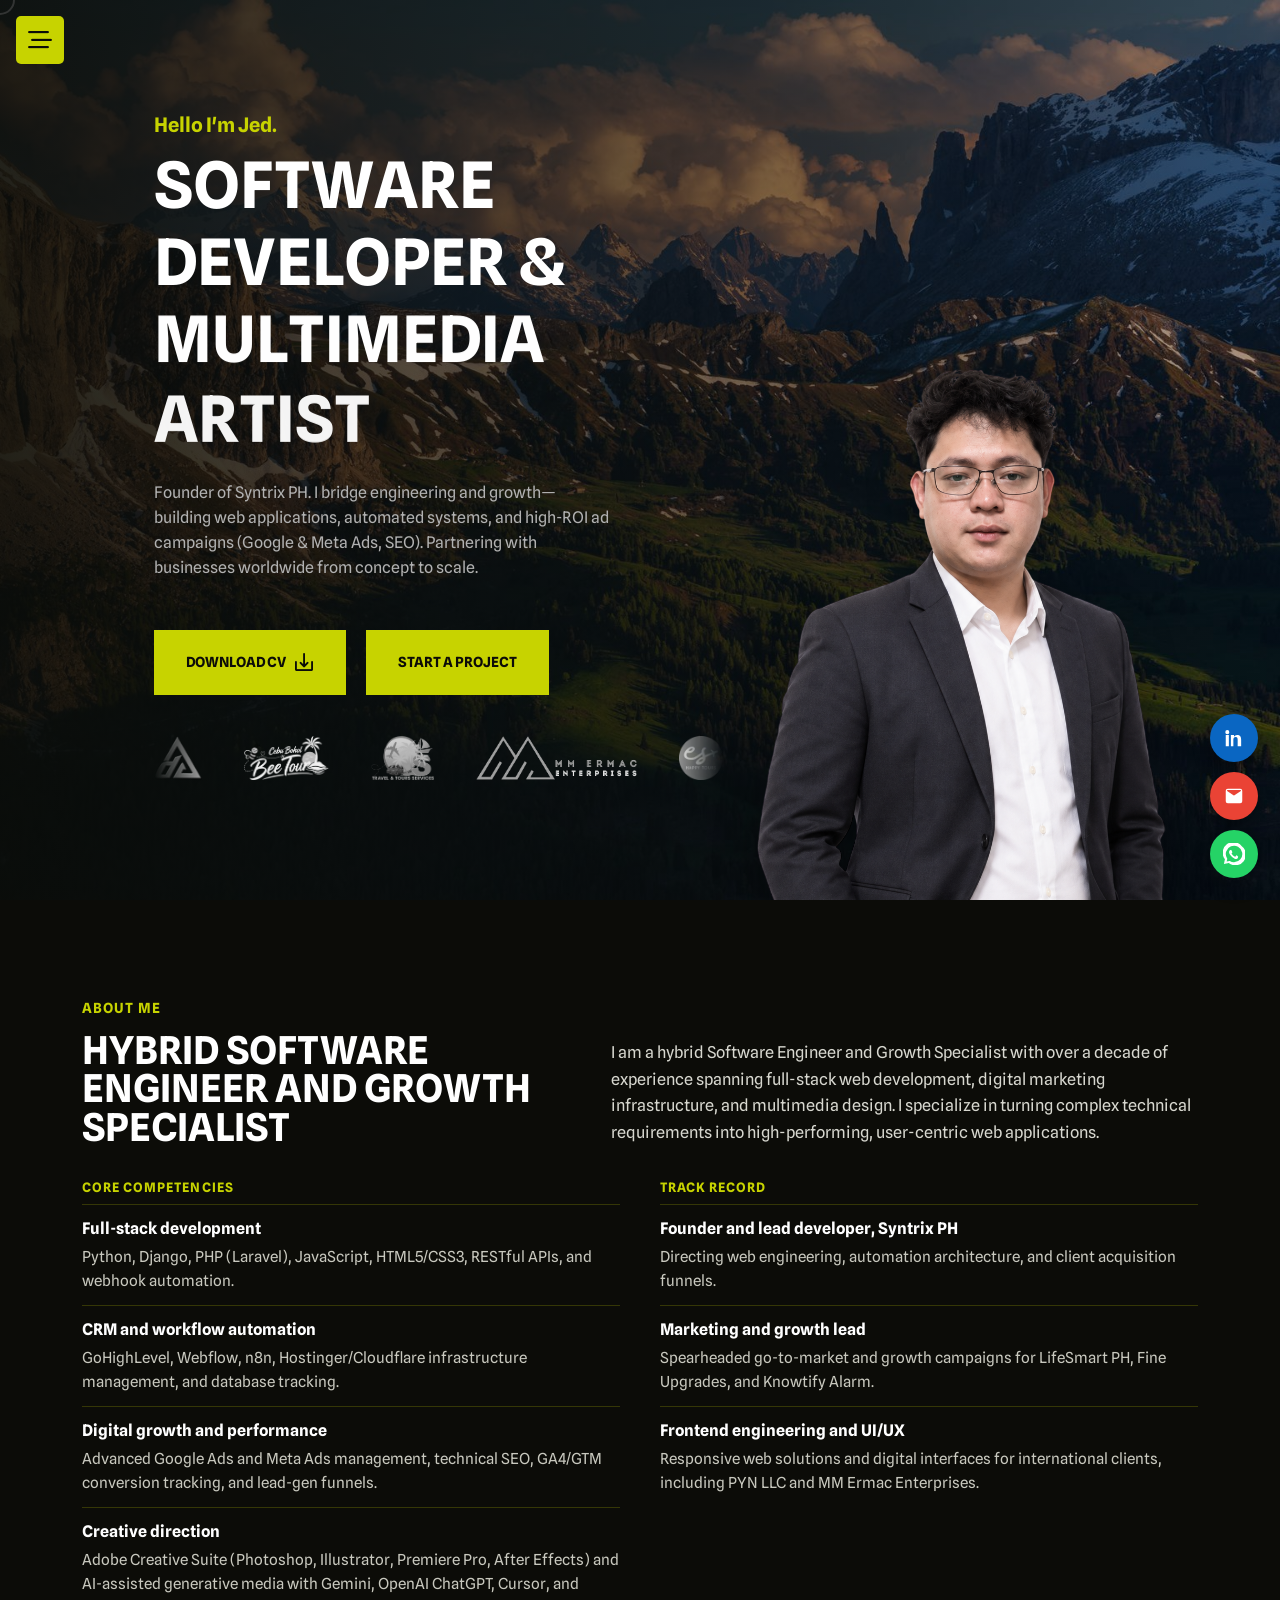
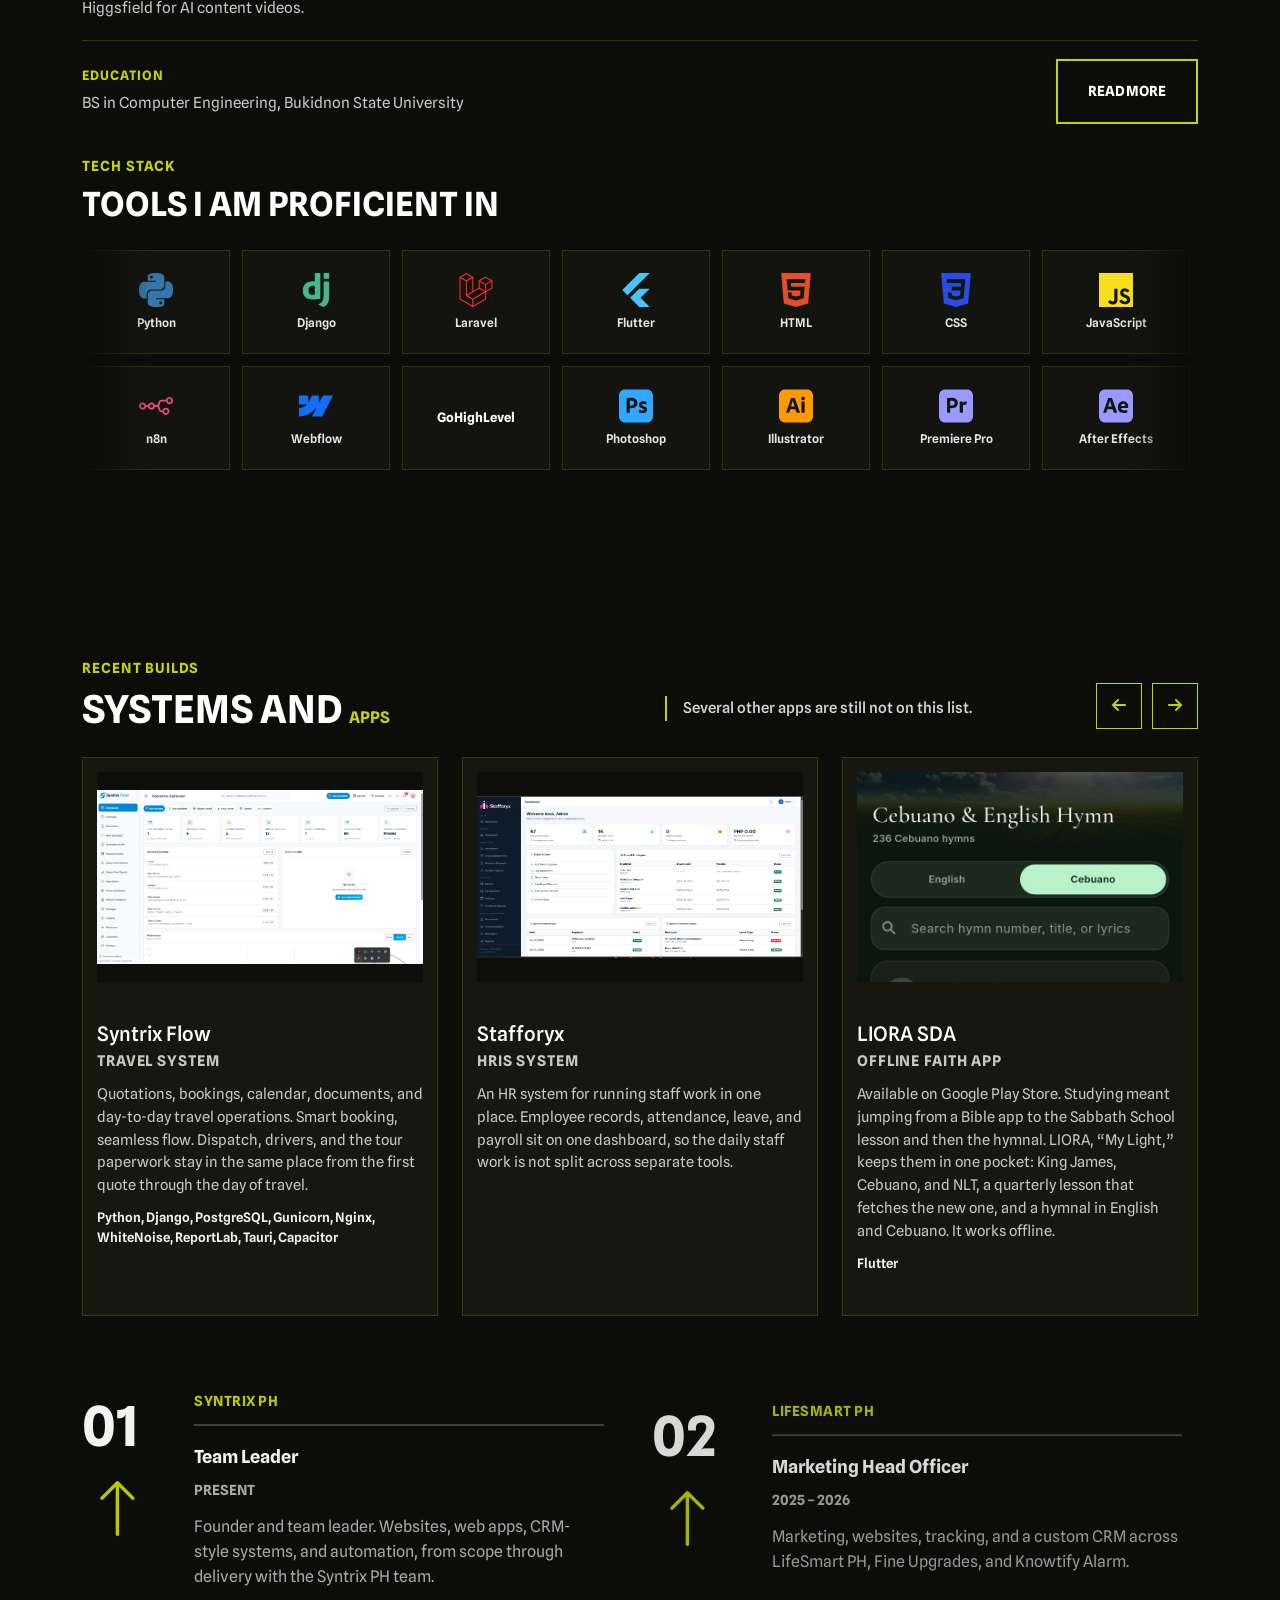
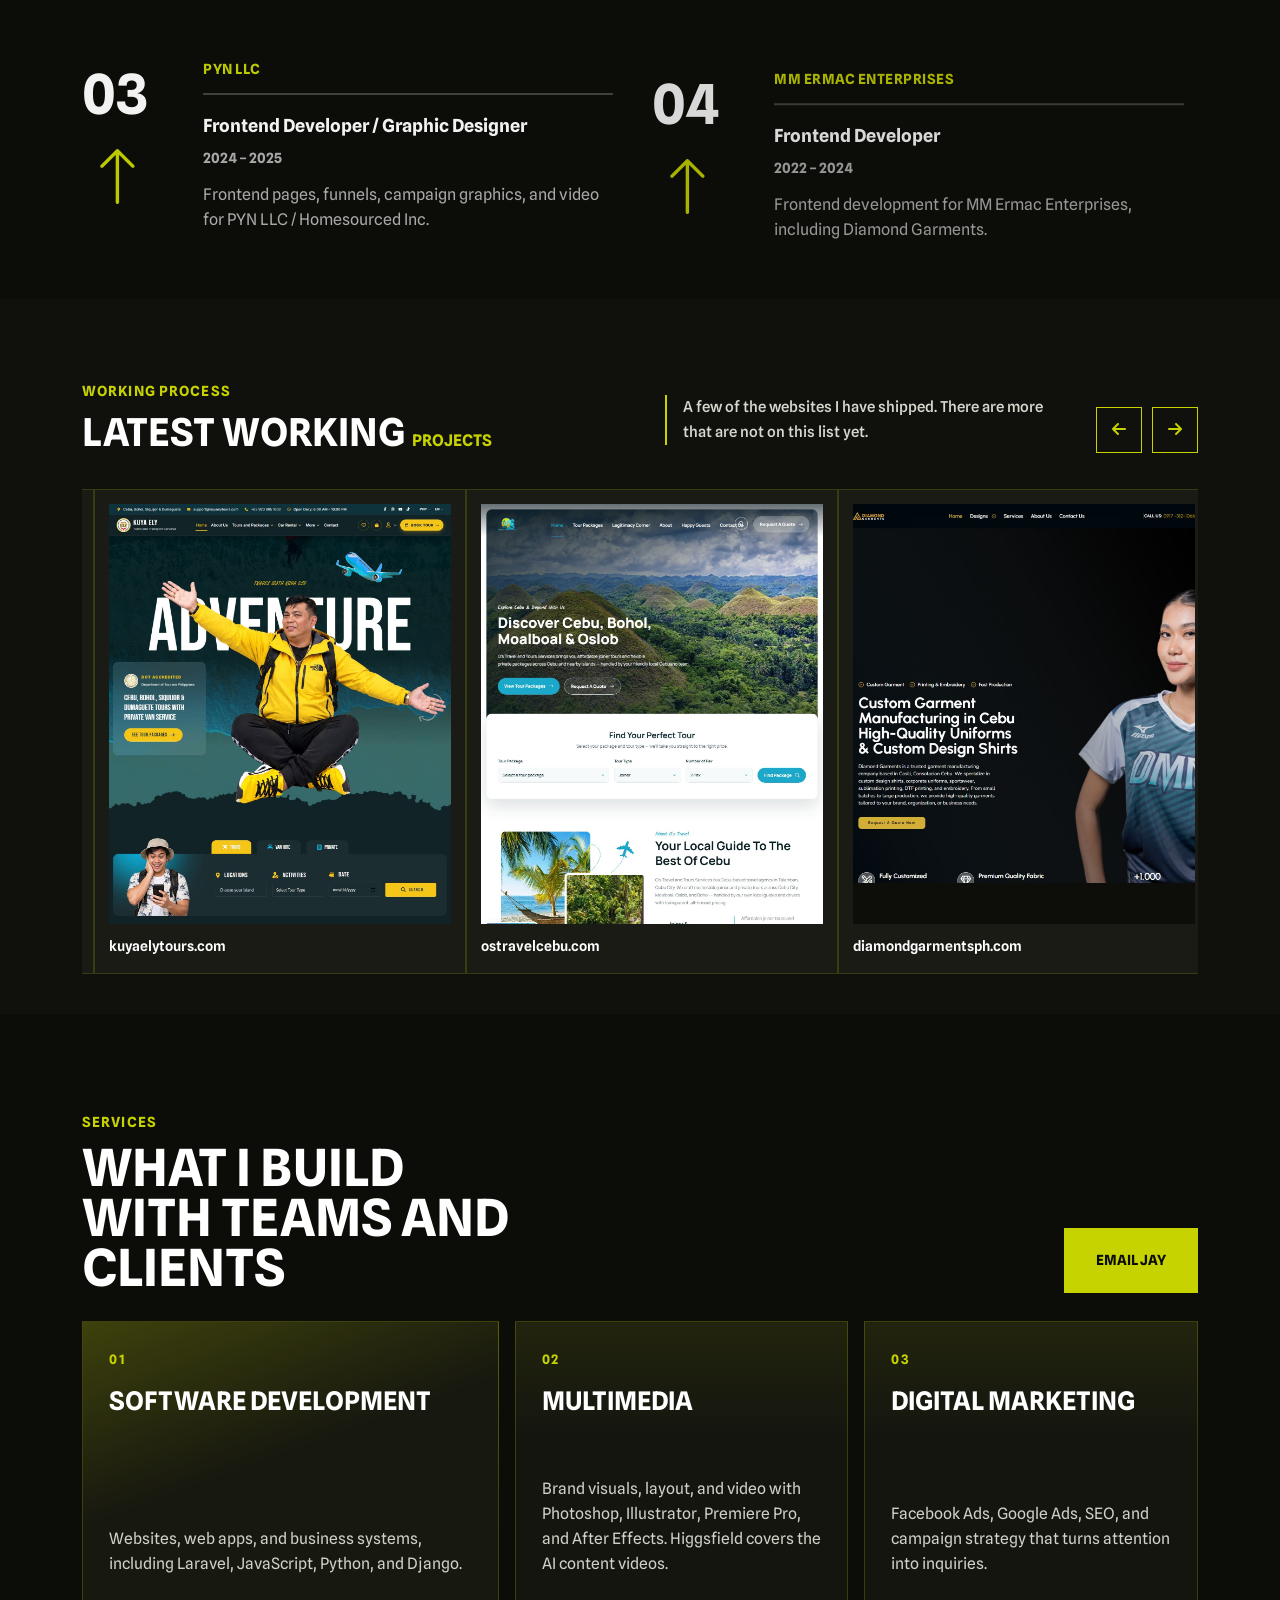
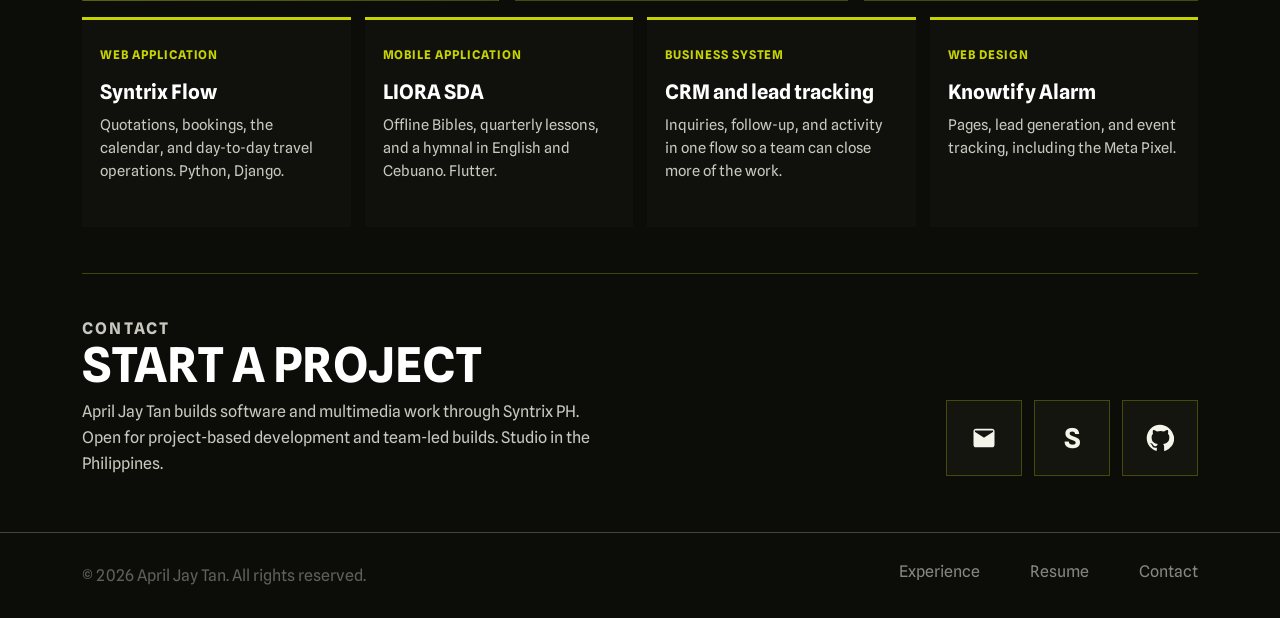
<file: index.html>
<!DOCTYPE html>
<html lang="en">
  <head>
    <meta charset="UTF-8" />
    <meta http-equiv="X-UA-Compatible" content="IE=edge" />
    <meta name="viewport" content="width=device-width, initial-scale=1" />
    <meta name="description" content="Portfolio of April Jay Tan, software developer, multimedia artist, and founder of Syntrix PH." />
    <meta name="author" content="April Jay Tan" />
    <title>April Jay Tan | Software Developer & Multimedia Artist</title>
    <script>
      if (!window.matchMedia("(prefers-reduced-motion: reduce)").matches) {
        document.documentElement.classList.add("motion");
      }
    </script>
    <link rel="icon" href="assets/favicon.svg" type="image/svg+xml" />
    <link rel="stylesheet" href="css/font-awesome-pro.css" />
    <link rel="stylesheet" href="css/plugin.css" />
    <link rel="stylesheet" href="css/spacing.css" />
    <link rel="stylesheet" href="css/scroll_top.css" />
    <link rel="stylesheet" href="css/style.css" />
    <link rel="stylesheet" href="css/responsive.css" />
    <link rel="stylesheet" href="isti-icon/style.css" />
    <link rel="stylesheet" href="css/custom.css" />
  </head>

  <body>
    <div class="preloader">
      <svg viewBox="0 0 1000 1000" preserveAspectRatio="none">
        <path id="svg" d="M0,1005S175,995,500,995s500,5,500,5V0H0Z"></path>
      </svg>
    </div>

    <section class="tf__main_2">
      <span class="mobile_menu_icon">
        <i class="far fa-stream bar_icon"></i>
        <i class="far fa-times close_icon"></i>
        <span class="bar-name">April Jay Tan</span>
      </span>
      <div class="container-fluid">
        <ul class="tf__main_manu_2">
          <li>
            <a href="#home" class="tf__logo_2">
              <img src="assets/portrait.png" alt="April Jay Tan" class="img-fluid" />
            </a>
          </li>
          <li><a href="#home" class="active"><i class="isti-home-21"></i></a></li>
          <li><a href="#about"><i class="isti-user-square-converted"></i></a></li>
          <li><a href="#experience"><i class="isti-briefcase"></i></a></li>
          <li><a href="#work"><i class="isti-clipboard"></i></a></li>
          <li><a href="#service"><i class="isti-path"></i></a></li>
          <li><a href="#contact"><i class="isti-messages"></i></a></li>
        </ul>
      </div>
    </section>

    <div class="main">
      <div data-bs-spy="scroll" data-bs-target="#list-example" data-bs-smooth-scroll="true" class="scrollspy-example" tabindex="0">
        <section id="home" class="tf__banner tf__banner_2 bg-fixed" style="background: url(assets/cover.jpg)">
          <div class="container h-100">
            <div class="row align-items-center h-100 hero-row">
              <div class="col-xl-7 col-lg-7">
                <div class="tf__banner_text tf__banner_text_2 hero-open">
                  <h3 data-text-animation="rotate-in">Hello I'm Jed.</h3>
                  <h1 data-text-animation="rotate-in">SOFTWARE DEVELOPER & MULTIMEDIA ARTIST</h1>
                  <p>Founder of Syntrix PH. I bridge engineering and growth—building web applications, automated systems, and high-ROI ad campaigns (Google & Meta Ads, SEO). Partnering with businesses worldwide from concept to scale.</p>
                  <ul class="d-flex flex-wrap">
                    <li>
                      <a href="assets/April-Jay-Tan-Resume-2026.pdf" class="tf__common_btn d-flex align-items-center download_btn" target="_blank" rel="noopener">Download Cv <i class="isti-download"></i></a>
                    </li>
                    <li>
                      <a href="#contact" class="tf__common_btn">Start a project</a>
                    </li>
                  </ul>
                  <div class="hero-logos" aria-label="Client logos">
                    <div class="hero-logos-track">
                      <a href="https://diamondgarmentsph.com" target="_blank" rel="noopener"><img src="assets/logo/aligned/diamond.png" alt="Diamond Garments" /></a>
                      <a href="https://cebubeetours.com" target="_blank" rel="noopener"><img src="assets/logo/aligned/cebu-bee.png" alt="Cebu Bee Tours" /></a>
                      <a href="https://ostravelcebu.com" target="_blank" rel="noopener"><img src="assets/logo/aligned/ostravel.png" alt="OS Travel Cebu" /></a>
                      <span><img src="assets/logo/aligned/mm-ermac.png" alt="MM Ermac Enterprises" /></span>
                      <a href="https://eshappytours.com" target="_blank" rel="noopener"><img src="assets/logo/aligned/es-happy.png" alt="ES Happy Tours" /></a>
                      <span><img src="assets/logo/aligned/3l.png" alt="3L Garments" /></span>
                      <span><img src="assets/logo/aligned/emark.png" alt="Client logo" /></span>
                      <span><img src="assets/logo/aligned/vector.png" alt="Client logo" /></span>
                      <a href="https://diamondgarmentsph.com" target="_blank" rel="noopener"><img src="assets/logo/aligned/diamond.png" alt="" /></a>
                      <a href="https://cebubeetours.com" target="_blank" rel="noopener"><img src="assets/logo/aligned/cebu-bee.png" alt="" /></a>
                      <a href="https://ostravelcebu.com" target="_blank" rel="noopener"><img src="assets/logo/aligned/ostravel.png" alt="" /></a>
                      <span><img src="assets/logo/aligned/mm-ermac.png" alt="" /></span>
                      <a href="https://eshappytours.com" target="_blank" rel="noopener"><img src="assets/logo/aligned/es-happy.png" alt="" /></a>
                      <span><img src="assets/logo/aligned/3l.png" alt="" /></span>
                      <span><img src="assets/logo/aligned/emark.png" alt="" /></span>
                      <span><img src="assets/logo/aligned/vector.png" alt="" /></span>
                    </div>
                  </div>
                </div>
              </div>
            </div>
          </div>
          <img class="hero-float" src="jed.png" alt="Jed" />
          <div class="hero-phone-frame hero-open hero-open-late">
            <img class="hero-phone" src="assets/jedmobile.jpg" alt="April Jay Tan" />
          </div>
        </section>

        <section class="tf__about about-bio" id="about">
          <div class="container">
            <div class="about-intro rise">
              <div>
                <p class="about-kicker">About Me</p>
                <h2>Hybrid software engineer and growth specialist</h2>
              </div>
              <p class="about-lead">I am a hybrid Software Engineer and Growth Specialist with over a decade of experience spanning full-stack web development, digital marketing infrastructure, and multimedia design. I specialize in turning complex technical requirements into high-performing, user-centric web applications.</p>
            </div>
            <div class="about-split">
              <div class="rise">
                <h3>Core competencies</h3>
                <ul class="about-list">
                  <li>
                    <strong>Full-stack development</strong>
                    <span>Python, Django, PHP (Laravel), JavaScript, HTML5/CSS3, RESTful APIs, and webhook automation.</span>
                  </li>
                  <li>
                    <strong>CRM and workflow automation</strong>
                    <span>GoHighLevel, Webflow, n8n, Hostinger/Cloudflare infrastructure management, and database tracking.</span>
                  </li>
                  <li>
                    <strong>Digital growth and performance</strong>
                    <span>Advanced Google Ads and Meta Ads management, technical SEO, GA4/GTM conversion tracking, and lead-gen funnels.</span>
                  </li>
                  <li>
                    <strong>Creative direction</strong>
                    <span>Adobe Creative Suite (Photoshop, Illustrator, Premiere Pro, After Effects) and AI-assisted generative media with Gemini, OpenAI ChatGPT, Cursor, and Higgsfield for AI content videos.</span>
                  </li>
                </ul>
              </div>
              <div class="rise">
                <h3>Track record</h3>
                <ul class="about-list">
                  <li>
                    <strong>Founder and lead developer, Syntrix PH</strong>
                    <span>Directing web engineering, automation architecture, and client acquisition funnels.</span>
                  </li>
                  <li>
                    <strong>Marketing and growth lead</strong>
                    <span>Spearheaded go-to-market and growth campaigns for LifeSmart PH, Fine Upgrades, and Knowtify Alarm.</span>
                  </li>
                  <li>
                    <strong>Frontend engineering and UI/UX</strong>
                    <span>Responsive web solutions and digital interfaces for international clients, including PYN LLC and MM Ermac Enterprises.</span>
                  </li>
                </ul>
              </div>
            </div>
            <div class="about-foot rise">
              <div>
                <h3>Education</h3>
                <p class="about-edu">BS in Computer Engineering, Bukidnon State University</p>
              </div>
              <a href="experiences.html" class="tf__common_btn tf__blog_btn">read more</a>
            </div>
          </div>
        </section>

        <section class="tool-band" id="tools">
          <div class="container">
            <div class="tool-band-intro rise">
              <p>Tech stack</p>
              <h2>Tools I am proficient in</h2>
            </div>
            <div class="stack-marquee" aria-label="Tools I am proficient in">
              <div class="stack-row stack-row-left">
                <ul>
                  <li><img src="assets/tools/python.svg" alt="" /><span>Python</span></li>
                  <li><img src="assets/tools/django.svg" alt="" /><span>Django</span></li>
                  <li><img src="assets/tools/laravel.svg" alt="" /><span>Laravel</span></li>
                  <li><img src="assets/tools/flutter.svg" alt="" /><span>Flutter</span></li>
                  <li><img src="assets/tools/html5.svg" alt="" /><span>HTML</span></li>
                  <li><img src="assets/tools/css.svg" alt="" /><span>CSS</span></li>
                  <li><img src="assets/tools/javascript.svg" alt="" /><span>JavaScript</span></li>
                  <li><img src="assets/tools/postgresql.svg" alt="" /><span>PostgreSQL</span></li>
                  <li><img src="assets/tools/gunicorn.svg" alt="" /><span>Gunicorn</span></li>
                  <li><img src="assets/tools/nginx.svg" alt="" /><span>Nginx</span></li>
                  <li><img src="assets/tools/tauri.svg" alt="" /><span>Tauri</span></li>
                  <li><img src="assets/tools/capacitor.svg" alt="" /><span>Capacitor</span></li>
                </ul>
                <ul aria-hidden="true">
                  <li><img src="assets/tools/python.svg" alt="" /><span>Python</span></li>
                  <li><img src="assets/tools/django.svg" alt="" /><span>Django</span></li>
                  <li><img src="assets/tools/laravel.svg" alt="" /><span>Laravel</span></li>
                  <li><img src="assets/tools/flutter.svg" alt="" /><span>Flutter</span></li>
                  <li><img src="assets/tools/html5.svg" alt="" /><span>HTML</span></li>
                  <li><img src="assets/tools/css.svg" alt="" /><span>CSS</span></li>
                  <li><img src="assets/tools/javascript.svg" alt="" /><span>JavaScript</span></li>
                  <li><img src="assets/tools/postgresql.svg" alt="" /><span>PostgreSQL</span></li>
                  <li><img src="assets/tools/gunicorn.svg" alt="" /><span>Gunicorn</span></li>
                  <li><img src="assets/tools/nginx.svg" alt="" /><span>Nginx</span></li>
                  <li><img src="assets/tools/tauri.svg" alt="" /><span>Tauri</span></li>
                  <li><img src="assets/tools/capacitor.svg" alt="" /><span>Capacitor</span></li>
                </ul>
              </div>
              <div class="stack-row stack-row-right">
                <ul>
                  <li><img src="assets/tools/n8n.svg" alt="" /><span>n8n</span></li>
                  <li><img src="assets/tools/webflow.svg" alt="" /><span>Webflow</span></li>
                  <li class="stack-word"><span>GoHighLevel</span></li>
                  <li><img src="assets/tools/photoshop.svg" alt="" /><span>Photoshop</span></li>
                  <li><img src="assets/tools/illustrator.svg" alt="" /><span>Illustrator</span></li>
                  <li><img src="assets/tools/premiere.svg" alt="" /><span>Premiere Pro</span></li>
                  <li><img src="assets/tools/aftereffects.svg" alt="" /><span>After Effects</span></li>
                  <li><img src="assets/tools/facebook.svg" alt="" /><span>Facebook Ads</span></li>
                  <li><img src="assets/tools/googleads.svg" alt="" /><span>Google Ads</span></li>
                  <li><img src="assets/tools/gemini.svg" alt="" /><span>Gemini</span></li>
                  <li><img src="assets/tools/openai.svg" alt="" /><span>ChatGPT</span></li>
                  <li><img src="assets/tools/cursor.svg" alt="" /><span>Cursor</span></li>
                  <li class="stack-word"><span>Higgsfield</span></li>
                </ul>
                <ul aria-hidden="true">
                  <li><img src="assets/tools/n8n.svg" alt="" /><span>n8n</span></li>
                  <li><img src="assets/tools/webflow.svg" alt="" /><span>Webflow</span></li>
                  <li class="stack-word"><span>GoHighLevel</span></li>
                  <li><img src="assets/tools/photoshop.svg" alt="" /><span>Photoshop</span></li>
                  <li><img src="assets/tools/illustrator.svg" alt="" /><span>Illustrator</span></li>
                  <li><img src="assets/tools/premiere.svg" alt="" /><span>Premiere Pro</span></li>
                  <li><img src="assets/tools/aftereffects.svg" alt="" /><span>After Effects</span></li>
                  <li><img src="assets/tools/facebook.svg" alt="" /><span>Facebook Ads</span></li>
                  <li><img src="assets/tools/googleads.svg" alt="" /><span>Google Ads</span></li>
                  <li><img src="assets/tools/gemini.svg" alt="" /><span>Gemini</span></li>
                  <li><img src="assets/tools/openai.svg" alt="" /><span>ChatGPT</span></li>
                  <li><img src="assets/tools/cursor.svg" alt="" /><span>Cursor</span></li>
                  <li class="stack-word"><span>Higgsfield</span></li>
                </ul>
              </div>
            </div>
          </div>
        </section>

        <section class="tf__skill_2 pt_150" id="experience">
          <div class="container">
            <div class="site-preview-head build-head rise">
              <div>
                <p>Recent builds</p>
                <h2>Systems and <span>apps</span></h2>
              </div>
              <p class="site-preview-note">Several other apps are still not on this list.</p>
              <div class="site-preview-nav">
                <button class="build-prev" type="button" aria-label="Previous builds"><i class="fa-solid fa-arrow-left"></i></button>
                <button class="build-next" type="button" aria-label="Next builds"><i class="fa-solid fa-arrow-right"></i></button>
              </div>
            </div>
            <div class="build-slider">
              <a class="build-card" href="builds/syntrix-flow.html">
                <div class="build-shot">
                  <div class="build-fade">
                    <img class="is-on" src="assets/syntrixflow_dashboard.png" alt="Syntrix Flow dashboard" />
                    <img src="assets/syntrixflow_bookings.png" alt="Syntrix Flow bookings" />
                    <img src="assets/syntrixflow_quotation.png" alt="Syntrix Flow quotation" />
                    <img src="assets/syntrixflow_darquote.png" alt="Syntrix Flow quote draft" />
                    <img src="assets/dark_syntrixflow.png" alt="Syntrix Flow operations" />
                  </div>
                </div>
                <h3>Syntrix Flow</h3>
                <p class="build-kind">Travel system</p>
                <p>Quotations, bookings, calendar, documents, and day-to-day travel operations. Smart booking, seamless flow. Dispatch, drivers, and the tour paperwork stay in the same place from the first quote through the day of travel.</p>
                <p class="build-stack">Python, Django, PostgreSQL, Gunicorn, Nginx, WhiteNoise, ReportLab, Tauri, Capacitor</p>
              </a>
              <a class="build-card" href="builds/stafforyx.html">
                <div class="build-shot">
                  <div class="build-fade">
                    <img class="is-on" src="assets/stafforyx1.png" alt="Stafforyx" />
                    <img src="assets/stafforyx2.png" alt="Stafforyx" />
                    <img src="assets/stafforyx3.png" alt="Stafforyx" />
                  </div>
                </div>
                <h3>Stafforyx</h3>
                <p class="build-kind">HRIS system</p>
                <p>An HR system for running staff work in one place. Employee records, attendance, leave, and payroll sit on one dashboard, so the daily staff work is not split across separate tools.</p>
              </a>
              <a class="build-card" href="builds/liora.html">
                <div class="build-shot">
                  <div class="build-fade is-phone">
                    <img class="is-on" src="assets/liora.jpeg" alt="LIORA" />
                    <img src="assets/liora2.jpeg" alt="LIORA" />
                    <img src="assets/liora3.jpeg" alt="LIORA" />
                    <img src="assets/liora4.jpeg" alt="LIORA" />
                    <img src="assets/liora5.jpeg" alt="LIORA" />
                    <img src="assets/liora6.jpeg" alt="LIORA" />
                    <img src="assets/liora7.jpeg" alt="LIORA" />
                  </div>
                </div>
                <h3>LIORA SDA</h3>
                <p class="build-kind">Offline faith app</p>
                <p>Available on Google Play Store. Studying meant jumping from a Bible app to the Sabbath School lesson and then the hymnal. LIORA, “My Light,” keeps them in one pocket: King James, Cebuano, and NLT, a quarterly lesson that fetches the new one, and a hymnal in English and Cebuano. It works offline.</p>
                <p class="build-stack">Flutter</p>
              </a>
              <a class="build-card" href="builds/workspace-syntrix.html">
                <div class="build-shot">
                  <div class="build-fade">
                    <img class="is-on" src="assets/workspace_admin.png" alt="Workspace Syntrix" />
                    <img src="assets/workspace_admin2.png" alt="Workspace Syntrix" />
                    <img src="assets/workspace_admin3.png" alt="Workspace Syntrix" />
                    <img src="assets/workspace_admin4.png" alt="Workspace Syntrix" />
                    <img src="assets/workspace_admin5.png" alt="Workspace Syntrix" />
                  </div>
                </div>
                <h3>Workspace Syntrix</h3>
                <p class="build-kind">Operations workspace</p>
                <p>An all-in-one workspace for a digital business, so SaaS products and software can be watched from one place. Health, apps, and the products a studio is running can be checked from one console.</p>
                <p class="build-stack">Python, Django</p>
              </a>
              <a class="build-card" href="builds/ai-sales.html">
                <div class="build-shot">
                  <div class="build-fade">
                    <img class="is-on" src="assets/AI_sales.png" alt="AI Sales Agent" />
                    <img src="assets/AI_sales2.png" alt="AI Sales Agent" />
                    <img src="assets/Ai_SALES3.png" alt="AI Sales Agent" />
                  </div>
                </div>
                <h3>AI Sales Agent</h3>
                <p class="build-kind">Sales agent</p>
                <p>Trained to do more than reply. It qualifies the lead, follows up, and works to close the deal. Built for a travel sales desk: it answers tour questions, checks the inquiry, and keeps the conversation moving toward a booking.</p>
              </a>
              <a class="build-card" href="builds/n8n.html">
                <div class="build-shot">
                  <div class="build-fade">
                    <img class="is-on" src="assets/n8n_automation.png" alt="n8n automation" />
                    <img src="assets/n8n_automation2.png" alt="n8n automation" />
                  </div>
                </div>
                <h3>n8n Automation</h3>
                <p class="build-kind">Travel agency flows</p>
                <p>Practical automations for marketing, sales, and operations. They catch the repeat work a travel agency has to do. Inquiries, follow-ups, and the posting steps run as flows instead of being done by hand each time.</p>
                <p class="build-stack">n8n</p>
              </a>
            </div>
            <div class="row">
              <div class="col-xl-6 col-lg-6">
                <div class="tf__single_skill_2 d-flex flex-wrap" data-animation="fade-bottom" data-offset="100">
                  <h2>01</h2>
                  <span class="tf__skill_2_icon"><i class="fal fa-long-arrow-up"></i></span>
                  <div class="tf__single_skill_2_text">
                    <h4>Syntrix PH</h4>
                    <h5>Team Leader</h5>
                    <span>Present</span>
                    <p>Founder and team leader. Websites, web apps, CRM-style systems, and automation, from scope through delivery with the Syntrix PH team.</p>
                  </div>
                </div>
              </div>
              <div class="col-xl-6 col-lg-6">
                <div class="tf__single_skill_2 d-flex flex-wrap" data-animation="fade-bottom" data-delay=".25" data-offset="100">
                  <h2>02</h2>
                  <span class="tf__skill_2_icon"><i class="fal fa-long-arrow-up"></i></span>
                  <div class="tf__single_skill_2_text">
                    <h4>LifeSmart PH</h4>
                    <h5>Marketing Head Officer</h5>
                    <span>2025 – 2026</span>
                    <p>Marketing, websites, tracking, and a custom CRM across LifeSmart PH, Fine Upgrades, and Knowtify Alarm.</p>
                  </div>
                </div>
              </div>
              <div class="col-xl-6 col-lg-6">
                <div class="tf__single_skill_2 d-flex flex-wrap" data-animation="fade-bottom" data-offset="100">
                  <h2>03</h2>
                  <span class="tf__skill_2_icon"><i class="fal fa-long-arrow-up"></i></span>
                  <div class="tf__single_skill_2_text">
                    <h4>PYN LLC</h4>
                    <h5>Frontend Developer / Graphic Designer</h5>
                    <span>2024 – 2025</span>
                    <p>Frontend pages, funnels, campaign graphics, and video for PYN LLC / Homesourced Inc.</p>
                  </div>
                </div>
              </div>
              <div class="col-xl-6 col-lg-6">
                <div class="tf__single_skill_2 d-flex flex-wrap" data-animation="fade-bottom" data-delay=".25" data-offset="100">
                  <h2>04</h2>
                  <span class="tf__skill_2_icon"><i class="fal fa-long-arrow-up"></i></span>
                  <div class="tf__single_skill_2_text">
                    <h4>MM Ermac Enterprises</h4>
                    <h5>Frontend Developer</h5>
                    <span>2022 – 2024</span>
                    <p>Frontend development for MM Ermac Enterprises, including Diamond Garments.</p>
                  </div>
                </div>
              </div>
            </div>
          </div>
        </section>

        <section class="site-preview" id="work">
          <div class="container">
            <div class="site-preview-head rise">
              <div>
                <p>Working process</p>
                <h2>Latest working <span>projects</span></h2>
              </div>
              <p class="site-preview-note">A few of the websites I have shipped. There are more that are not on this list yet.</p>
              <div class="site-preview-nav">
                <button class="site-prev" type="button" aria-label="Previous websites"><i class="fa-solid fa-arrow-left"></i></button>
                <button class="site-next" type="button" aria-label="Next websites"><i class="fa-solid fa-arrow-right"></i></button>
              </div>
            </div>
            <div class="site-slider">
              <a class="site-card" href="https://kuyaelytours.com" target="_blank" rel="noopener">
                <span class="site-frame"><img src="assets/previews/kuyaely.jpg" alt="Kuya Ely Tours homepage" /></span>
                <strong>kuyaelytours.com</strong>
              </a>
              <a class="site-card" href="https://ostravelcebu.com" target="_blank" rel="noopener">
                <span class="site-frame"><img src="assets/previews/ostravel.jpg" alt="OS Travel Cebu homepage" /></span>
                <strong>ostravelcebu.com</strong>
              </a>
              <a class="site-card" href="https://diamondgarmentsph.com" target="_blank" rel="noopener">
                <span class="site-frame"><img src="assets/previews/diamond.jpg" alt="Diamond Garments homepage" /></span>
                <strong>diamondgarmentsph.com</strong>
              </a>
              <a class="site-card" href="https://cebubeetours.com" target="_blank" rel="noopener">
                <span class="site-frame"><img src="assets/previews/cebubee.jpg" alt="Cebu Bee Tours homepage" /></span>
                <strong>cebubeetours.com</strong>
              </a>
              <a class="site-card" href="https://cebuboholadventure.com" target="_blank" rel="noopener">
                <span class="site-frame"><img src="assets/previews/bohol.jpg" alt="Cebu Bohol Adventure homepage" /></span>
                <strong>cebuboholadventure.com</strong>
              </a>
              <a class="site-card" href="https://eshappytours.com" target="_blank" rel="noopener">
                <span class="site-frame"><img src="assets/previews/eshappy.jpg" alt="ES Happy Tours homepage" /></span>
                <strong>eshappytours.com</strong>
              </a>
            </div>
          </div>
        </section>


        <section class="offer" id="service">
          <div class="container">
            <div class="offer-head rise">
              <div>
                <p>Services</p>
                <h2>What I build with teams and clients</h2>
              </div>
              <a href="mailto:jay@jtanmediaworks.com" class="tf__common_btn">Email Jay</a>
            </div>
            <div class="offer-services">
              <article class="offer-card offer-card-lead rise">
                <em>01</em>
                <h3>Software development</h3>
                <p>Websites, web apps, and business systems, including Laravel, JavaScript, Python, and Django.</p>
              </article>
              <article class="offer-card rise">
                <em>02</em>
                <h3>Multimedia</h3>
                <p>Brand visuals, layout, and video with Photoshop, Illustrator, Premiere Pro, and After Effects. Higgsfield covers the AI content videos.</p>
              </article>
              <article class="offer-card rise">
                <em>03</em>
                <h3>Digital marketing</h3>
                <p>Facebook Ads, Google Ads, SEO, and campaign strategy that turns attention into inquiries.</p>
              </article>
            </div>
            <div class="offer-picks" id="projects">
              <article class="rise">
                <span>Web application</span>
                <h3>Syntrix Flow</h3>
                <p>Quotations, bookings, the calendar, and day-to-day travel operations. Python, Django.</p>
              </article>
              <article class="rise">
                <span>Mobile application</span>
                <h3>LIORA SDA</h3>
                <p>Offline Bibles, quarterly lessons, and a hymnal in English and Cebuano. Flutter.</p>
              </article>
              <article class="rise">
                <span>Business system</span>
                <h3>CRM and lead tracking</h3>
                <p>Inquiries, follow-up, and activity in one flow so a team can close more of the work.</p>
              </article>
              <article class="rise">
                <span>Web design</span>
                <h3>Knowtify Alarm</h3>
                <p>Pages, lead generation, and event tracking, including the Meta Pixel.</p>
              </article>
            </div>
          </div>
        </section>

        <footer class="tf__footer contact-close" id="contact">
          <div class="container">
            <div class="contact-close-row rise">
              <div>
                <p class="contact-kicker">Contact</p>
                <h2>Start a project</h2>
                <p>April Jay Tan builds software and multimedia work through Syntrix PH. Open for project-based development and team-led builds. Studio in the Philippines.</p>
              </div>
              <div class="contact-marks">
                <a href="mailto:jay@jtanmediaworks.com" aria-label="Email jay@jtanmediaworks.com" title="Email">
                  <svg viewBox="0 0 24 24" aria-hidden="true"><path fill="currentColor" d="M3 6.2A2.2 2.2 0 0 1 5.2 4h13.6A2.2 2.2 0 0 1 21 6.2v11.6a2.2 2.2 0 0 1-2.2 2.2H5.2A2.2 2.2 0 0 1 3 17.8V6.2zm1.4.55 7.05 4.7a1 1 0 0 0 1.1 0l7.05-4.7a.7.7 0 0 0-.8-1.15H5.2a.7.7 0 0 0-.8 1.15z"/></svg>
                </a>
                <a href="https://www.syntrixph.com" target="_blank" rel="noopener" class="contact-mark-word" aria-label="Syntrix PH" title="Syntrix PH">S</a>
                <a href="https://github.com/Apriljay-tan" target="_blank" rel="noopener" aria-label="GitHub" title="GitHub">
                  <svg viewBox="0 0 24 24" aria-hidden="true"><path fill="currentColor" d="M12 .6C5.7.6.6 5.7.6 12.1c0 5.1 3.3 9.4 7.9 10.9.6.1.8-.2.8-.6v-2.1c-3.2.7-3.9-1.4-3.9-1.4-.5-1.3-1.3-1.7-1.3-1.7-1.1-.7.1-.7.1-.7 1.2.1 1.8 1.2 1.8 1.2 1 1.8 2.7 1.3 3.4 1 .1-.8.4-1.3.7-1.6-2.6-.3-5.3-1.3-5.3-5.7 0-1.3.5-2.3 1.2-3.1-.1-.3-.5-1.5.1-3.1 0 0 1-.3 3.3 1.2a11.4 11.4 0 0 1 6 0c2.3-1.5 3.3-1.2 3.3-1.2.6 1.6.2 2.8.1 3.1.8.8 1.2 1.8 1.2 3.1 0 4.4-2.7 5.4-5.3 5.7.4.4.8 1.1.8 2.2v3.2c0 .4.2.7.8.6a11.5 11.5 0 0 0 7.9-10.9C23.4 5.7 18.3.6 12 .6z"/></svg>
                </a>
              </div>
            </div>
          </div>
        </footer>

        <section class="tf__copyright">
          <div class="container">
            <div class="col-xl-12">
              <div class="tf__main_copyright d-flex flex-wrap justify-content-between">
                <p>© 2026 April Jay Tan. All rights reserved.</p>
                <ul class="d-flex flex-wrap">
                  <li><a href="experiences.html" class="text_hover_animaiton">Experience</a></li>
                  <li><a href="assets/April-Jay-Tan-Resume-2026.pdf" class="text_hover_animaiton" target="_blank" rel="noopener">Resume</a></li>
                  <li><a href="#contact" class="text_hover_animaiton">Contact</a></li>
                </ul>
              </div>
            </div>
          </div>
        </section>
      </div>
    </div>

    <div class="reach">
      <a class="reach-wa" href="https://api.whatsapp.com/send?phone=639608605034" target="_blank" rel="noopener" aria-label="WhatsApp">
        <svg viewBox="0 0 24 24" aria-hidden="true"><path fill="currentColor" d="M20.5 3.5A11 11 0 0 0 2.1 17.8L1 23l5.3-1.1A11 11 0 1 0 20.5 3.5zM12 21a9 9 0 0 1-4.6-1.3l-.3-.2-3.1.7.7-3-.2-.3A9 9 0 1 1 12 21zm5-6.6c-.3-.1-1.6-.8-1.8-.9-.3-.1-.5-.1-.7.2-.2.3-.8 1-.8 1.1-.2.2-.3.2-.6.1a7.4 7.4 0 0 1-3.7-3.2c-.2-.3 0-.5.1-.6l.5-.5c.1-.2.2-.3.2-.5 0-.1-.6-1.5-.8-2-.2-.6-.5-.5-.7-.5h-.5a1 1 0 0 0-.7.3 2.9 2.9 0 0 0-.9 2.2 5.1 5.1 0 0 0 1.1 2.7 11.8 11.8 0 0 0 4.6 4 3.4 3.4 0 0 0 2.2.6 2.5 2.5 0 0 0 1.7-1.1 2.1 2.1 0 0 0 .2-1.3c-.1-.1-.3-.2-.6-.3z"/></svg>
      </a>
      <a class="reach-mail" href="mailto:jay@jtanmediaworks.com" aria-label="Gmail">
        <svg viewBox="0 0 24 24" aria-hidden="true"><path fill="currentColor" d="M3 6.2A2.2 2.2 0 0 1 5.2 4h13.6A2.2 2.2 0 0 1 21 6.2v11.6a2.2 2.2 0 0 1-2.2 2.2H5.2A2.2 2.2 0 0 1 3 17.8V6.2zm1.5.4 6.9 4.6a1 1 0 0 0 1.1 0L19.5 6.6a.7.7 0 0 0-.7-1.1H5.2a.7.7 0 0 0-.7 1.1z"/></svg>
      </a>
      <a class="reach-in" href="https://www.linkedin.com/in/april-jay-tan-61a666339/" target="_blank" rel="noopener" aria-label="LinkedIn">
        <svg viewBox="0 0 24 24" aria-hidden="true"><path fill="currentColor" d="M4.7 3.4A2.2 2.2 0 1 1 2.5 5.6 2.2 2.2 0 0 1 4.7 3.4zM3 8.7h3.4V21H3zm5.6 0H12v1.7h.1a3.7 3.7 0 0 1 3.4-1.8c3.6 0 4.3 2.4 4.3 5.5V21H16v-6.5c0-1.6 0-3.6-2.2-3.6s-2.5 1.7-2.5 3.5V21H8.6z"/></svg>
      </a>
    </div>

    <div class="progress-wrap c-pointer">
      <svg class="progress-circle svg-content" width="100%" height="100%" viewBox="-1 -1 102 102">
        <path d="M50,1 a49,49 0 0,1 0,98 a49,49 0 0,1 0,-98" />
      </svg>
    </div>

    <div id="magic-cursor">
      <div id="ball"></div>
    </div>

    <script src="js/plugin.js"></script>
    <script src="js/animation.js"></script>
    <script src="js/scroll_top.js"></script>
    <script src="js/main.js"></script>
    <script>
      $(function () {
        if (typeof $.fn.slick !== "function") return;

        function holdScroll($slider) {
          $slider.on("beforeChange", function () {
            var y = window.scrollY || window.pageYOffset || 0;
            requestAnimationFrame(function () {
              var now = window.scrollY || window.pageYOffset || 0;
              if (y > 240 && now < 80) window.scrollTo(0, y);
            });
          });
        }

        var $sites = $(".site-slider");
        if ($sites.length) {
          $sites.slick({
            slidesToShow: 3,
            slidesToScroll: 1,
            autoplay: true,
            autoplaySpeed: 3200,
            dots: false,
            arrows: false,
            accessibility: false,
            responsive: [
              { breakpoint: 1200, settings: { slidesToShow: 2 } },
              { breakpoint: 768, settings: { slidesToShow: 1 } }
            ]
          });
          holdScroll($sites);
          $(".site-prev").on("click", function () { $sites.slick("slickPrev"); });
          $(".site-next").on("click", function () { $sites.slick("slickNext"); });
        }

        var $builds = $(".build-slider");
        if (!$builds.length) return;
        $builds.slick({
          slidesToShow: 3,
          slidesToScroll: 1,
          autoplay: true,
          autoplaySpeed: 3400,
          dots: false,
          arrows: false,
          accessibility: false,
          responsive: [
            { breakpoint: 1200, settings: { slidesToShow: 2 } },
            { breakpoint: 768, settings: { slidesToShow: 1 } }
          ]
        });
        holdScroll($builds);
        $(".build-prev").on("click", function () { $builds.slick("slickPrev"); });
        $(".build-next").on("click", function () { $builds.slick("slickNext"); });

        var rises = document.querySelectorAll(".rise");
        if (document.documentElement.classList.contains("motion") && "IntersectionObserver" in window) {
          var seen = new IntersectionObserver(function (entries) {
            entries.forEach(function (entry) {
              if (!entry.isIntersecting) return;
              entry.target.classList.add("show");
              seen.unobserve(entry.target);
            });
          }, { threshold: 0.12, rootMargin: "0px 0px -32px 0px" });
          requestAnimationFrame(function () {
            rises.forEach(function (node) { seen.observe(node); });
          });
        }

        if (window.matchMedia("(prefers-reduced-motion: reduce)").matches) return;
        document.querySelectorAll(".build-fade").forEach(function (box) {
          var imgs = box.querySelectorAll("img");
          if (imgs.length < 2) return;
          var i = 0;
          setInterval(function () {
            if (box.matches(":hover")) return;
            var next = (i + 1) % imgs.length;
            imgs[i].classList.remove("is-on");
            imgs[next].classList.add("is-on");
            i = next;
          }, 3800);
        });
      });
    </script>
  </body>
</html>
</file>
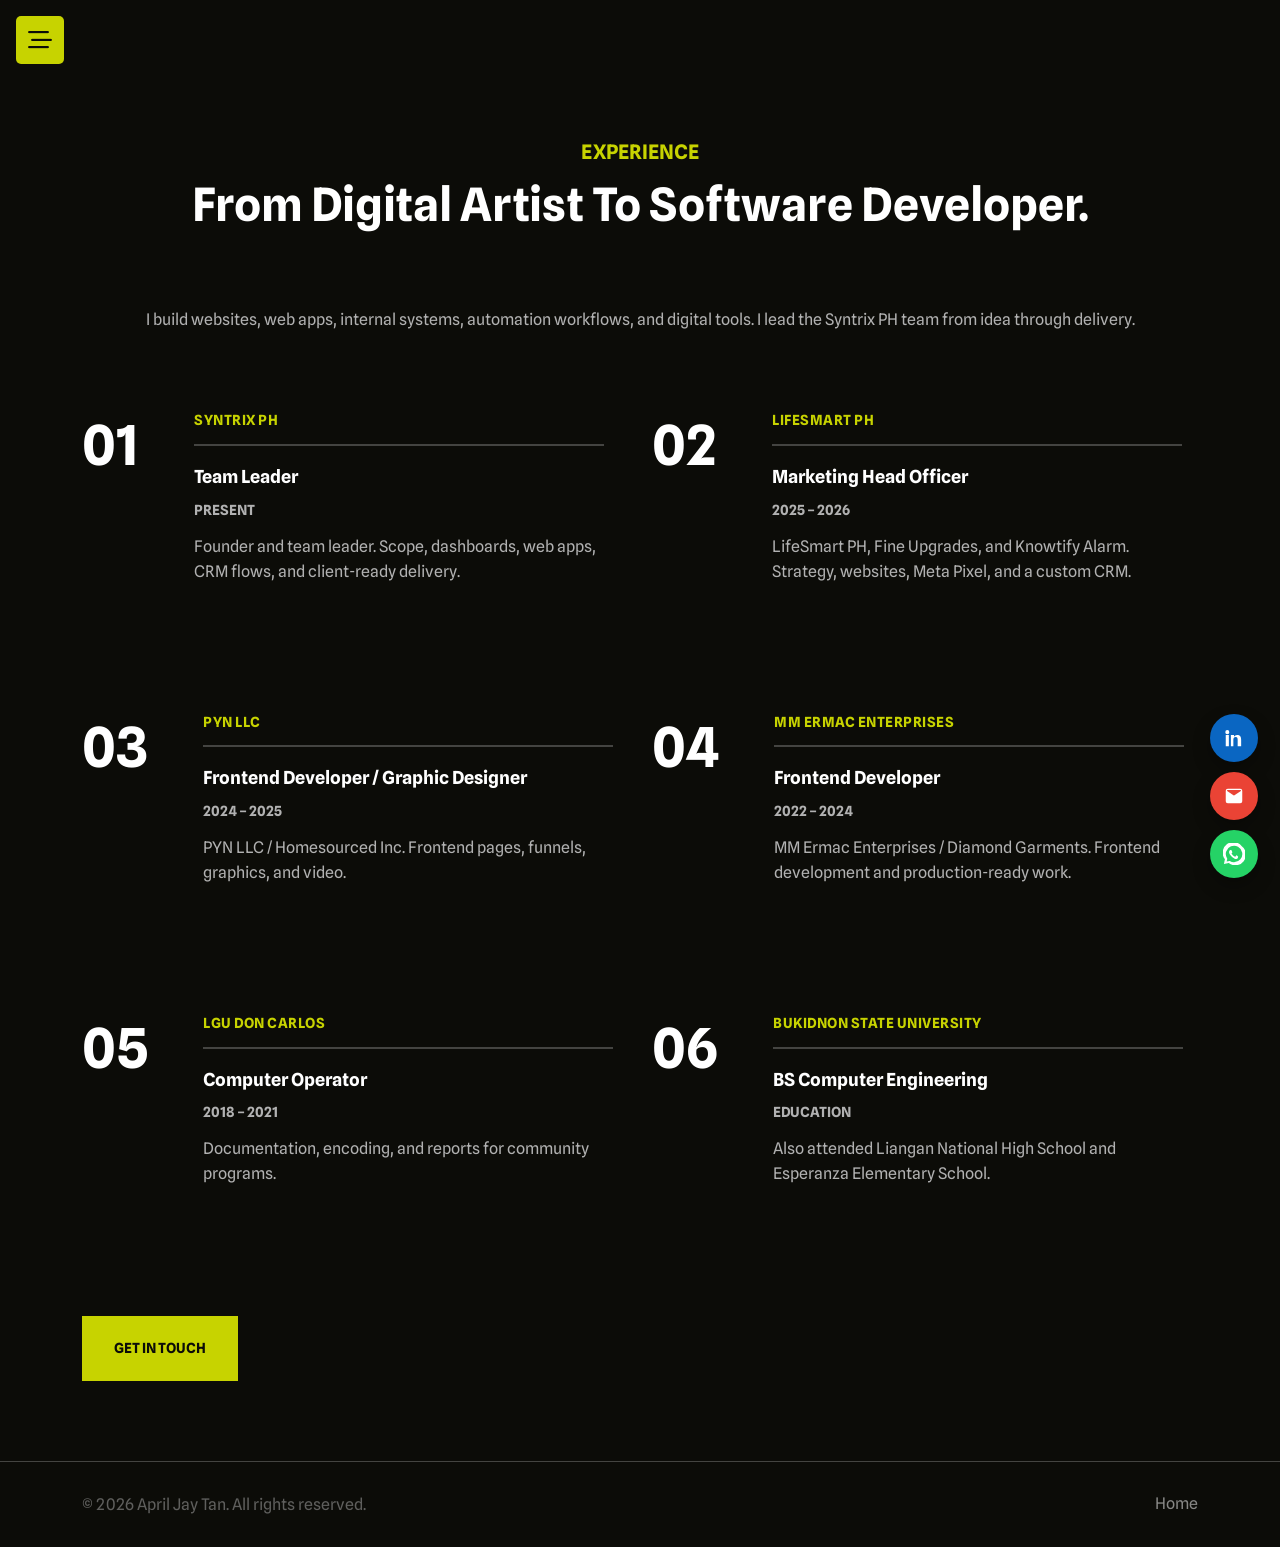
<file: experiences.html>
<!DOCTYPE html>
<html lang="en">
  <head>
    <meta charset="UTF-8" />
    <meta name="viewport" content="width=device-width, initial-scale=1" />
    <meta name="description" content="Professional experience of April Jay Tan, project-based developer and Syntrix PH team leader." />
    <title>Experience | April Jay Tan</title>
    <link rel="icon" href="assets/favicon.svg" type="image/svg+xml" />
    <link rel="stylesheet" href="css/font-awesome-pro.css" />
    <link rel="stylesheet" href="css/plugin.css" />
    <link rel="stylesheet" href="css/spacing.css" />
    <link rel="stylesheet" href="css/scroll_top.css" />
    <link rel="stylesheet" href="css/style.css" />
    <link rel="stylesheet" href="css/responsive.css" />
    <link rel="stylesheet" href="isti-icon/style.css" />
    <link rel="stylesheet" href="css/custom.css" />
  </head>
  <body>
    <section class="tf__main_2">
      <span class="mobile_menu_icon">
        <i class="far fa-stream bar_icon"></i>
        <i class="far fa-times close_icon"></i>
        <span class="bar-name">April Jay Tan</span>
      </span>
      <div class="container-fluid">
        <ul class="tf__main_manu_2">
          <li>
            <a href="index.html" class="tf__logo_2">
              <img src="assets/portrait.png" alt="April Jay Tan" class="img-fluid" />
            </a>
          </li>
          <li><a href="index.html" class="active"><i class="isti-home-21"></i></a></li>
          <li><a href="index.html#work"><i class="isti-briefcase"></i></a></li>
          <li><a href="index.html#contact"><i class="isti-messages"></i></a></li>
        </ul>
      </div>
    </section>

    <div class="main">
      <section class="tf__skill_2 page-wrap">
        <div class="container">
          <div class="tf__common_heading tf__common_heading2 mb_80">
            <h5>Experience</h5>
            <h2>From digital artist to software developer.</h2>
            <p>I build websites, web apps, internal systems, automation workflows, and digital tools. I lead the Syntrix PH team from idea through delivery.</p>
          </div>
          <div class="row">
            <div class="col-xl-6">
              <div class="tf__single_skill_2 d-flex flex-wrap">
                <h2>01</h2>
                <div class="tf__single_skill_2_text">
                  <h4>Syntrix PH</h4>
                  <h5>Team Leader</h5>
                  <span>Present</span>
                  <p>Founder and team leader. Scope, dashboards, web apps, CRM flows, and client-ready delivery.</p>
                </div>
              </div>
            </div>
            <div class="col-xl-6">
              <div class="tf__single_skill_2 d-flex flex-wrap">
                <h2>02</h2>
                <div class="tf__single_skill_2_text">
                  <h4>LifeSmart PH</h4>
                  <h5>Marketing Head Officer</h5>
                  <span>2025 – 2026</span>
                  <p>LifeSmart PH, Fine Upgrades, and Knowtify Alarm. Strategy, websites, Meta Pixel, and a custom CRM.</p>
                </div>
              </div>
            </div>
            <div class="col-xl-6">
              <div class="tf__single_skill_2 d-flex flex-wrap">
                <h2>03</h2>
                <div class="tf__single_skill_2_text">
                  <h4>PYN LLC</h4>
                  <h5>Frontend Developer / Graphic Designer</h5>
                  <span>2024 – 2025</span>
                  <p>PYN LLC / Homesourced Inc. Frontend pages, funnels, graphics, and video.</p>
                </div>
              </div>
            </div>
            <div class="col-xl-6">
              <div class="tf__single_skill_2 d-flex flex-wrap">
                <h2>04</h2>
                <div class="tf__single_skill_2_text">
                  <h4>MM Ermac Enterprises</h4>
                  <h5>Frontend Developer</h5>
                  <span>2022 – 2024</span>
                  <p>MM Ermac Enterprises / Diamond Garments. Frontend development and production-ready work.</p>
                </div>
              </div>
            </div>
            <div class="col-xl-6">
              <div class="tf__single_skill_2 d-flex flex-wrap">
                <h2>05</h2>
                <div class="tf__single_skill_2_text">
                  <h4>LGU Don Carlos</h4>
                  <h5>Computer Operator</h5>
                  <span>2018 – 2021</span>
                  <p>Documentation, encoding, and reports for community programs.</p>
                </div>
              </div>
            </div>
            <div class="col-xl-6">
              <div class="tf__single_skill_2 d-flex flex-wrap">
                <h2>06</h2>
                <div class="tf__single_skill_2_text">
                  <h4>Bukidnon State University</h4>
                  <h5>BS Computer Engineering</h5>
                  <span>Education</span>
                  <p>Also attended Liangan National High School and Esperanza Elementary School.</p>
                </div>
              </div>
            </div>
          </div>
          <a href="index.html#contact" class="tf__common_btn">Get in touch</a>
        </div>
      </section>
      <section class="tf__copyright">
        <div class="container">
          <div class="tf__main_copyright d-flex flex-wrap justify-content-between">
            <p>© 2026 April Jay Tan. All rights reserved.</p>
            <ul class="d-flex flex-wrap">
              <li><a href="index.html" class="text_hover_animaiton">Home</a></li>
            </ul>
          </div>
        </div>
      </section>
    </div>
    <div class="reach">
      <a class="reach-wa" href="https://api.whatsapp.com/send?phone=639608605034" target="_blank" rel="noopener" aria-label="WhatsApp">
        <svg viewBox="0 0 24 24" aria-hidden="true"><path fill="currentColor" d="M20.5 3.5A11 11 0 0 0 2.1 17.8L1 23l5.3-1.1A11 11 0 1 0 20.5 3.5zM12 21a9 9 0 0 1-4.6-1.3l-.3-.2-3.1.7.7-3-.2-.3A9 9 0 1 1 12 21zm5-6.6c-.3-.1-1.6-.8-1.8-.9-.3-.1-.5-.1-.7.2-.2.3-.8 1-.8 1.1-.2.2-.3.2-.6.1a7.4 7.4 0 0 1-3.7-3.2c-.2-.3 0-.5.1-.6l.5-.5c.1-.2.2-.3.2-.5 0-.1-.6-1.5-.8-2-.2-.6-.5-.5-.7-.5h-.5a1 1 0 0 0-.7.3 2.9 2.9 0 0 0-.9 2.2 5.1 5.1 0 0 0 1.1 2.7 11.8 11.8 0 0 0 4.6 4 3.4 3.4 0 0 0 2.2.6 2.5 2.5 0 0 0 1.7-1.1 2.1 2.1 0 0 0 .2-1.3c-.1-.1-.3-.2-.6-.3z"/></svg>
      </a>
      <a class="reach-mail" href="mailto:jay@jtanmediaworks.com" aria-label="Gmail">
        <svg viewBox="0 0 24 24" aria-hidden="true"><path fill="currentColor" d="M3 6.2A2.2 2.2 0 0 1 5.2 4h13.6A2.2 2.2 0 0 1 21 6.2v11.6a2.2 2.2 0 0 1-2.2 2.2H5.2A2.2 2.2 0 0 1 3 17.8V6.2zm1.5.4 6.9 4.6a1 1 0 0 0 1.1 0L19.5 6.6a.7.7 0 0 0-.7-1.1H5.2a.7.7 0 0 0-.7 1.1z"/></svg>
      </a>
      <a class="reach-in" href="https://www.linkedin.com/in/april-jay-tan-61a666339/" target="_blank" rel="noopener" aria-label="LinkedIn">
        <svg viewBox="0 0 24 24" aria-hidden="true"><path fill="currentColor" d="M4.7 3.4A2.2 2.2 0 1 1 2.5 5.6 2.2 2.2 0 0 1 4.7 3.4zM3 8.7h3.4V21H3zm5.6 0H12v1.7h.1a3.7 3.7 0 0 1 3.4-1.8c3.6 0 4.3 2.4 4.3 5.5V21H16v-6.5c0-1.6 0-3.6-2.2-3.6s-2.5 1.7-2.5 3.5V21H8.6z"/></svg>
      </a>
    </div>
    <script src="js/plugin.js"></script>
    <script src="js/main.js"></script>
  </body>
</html>
</file>
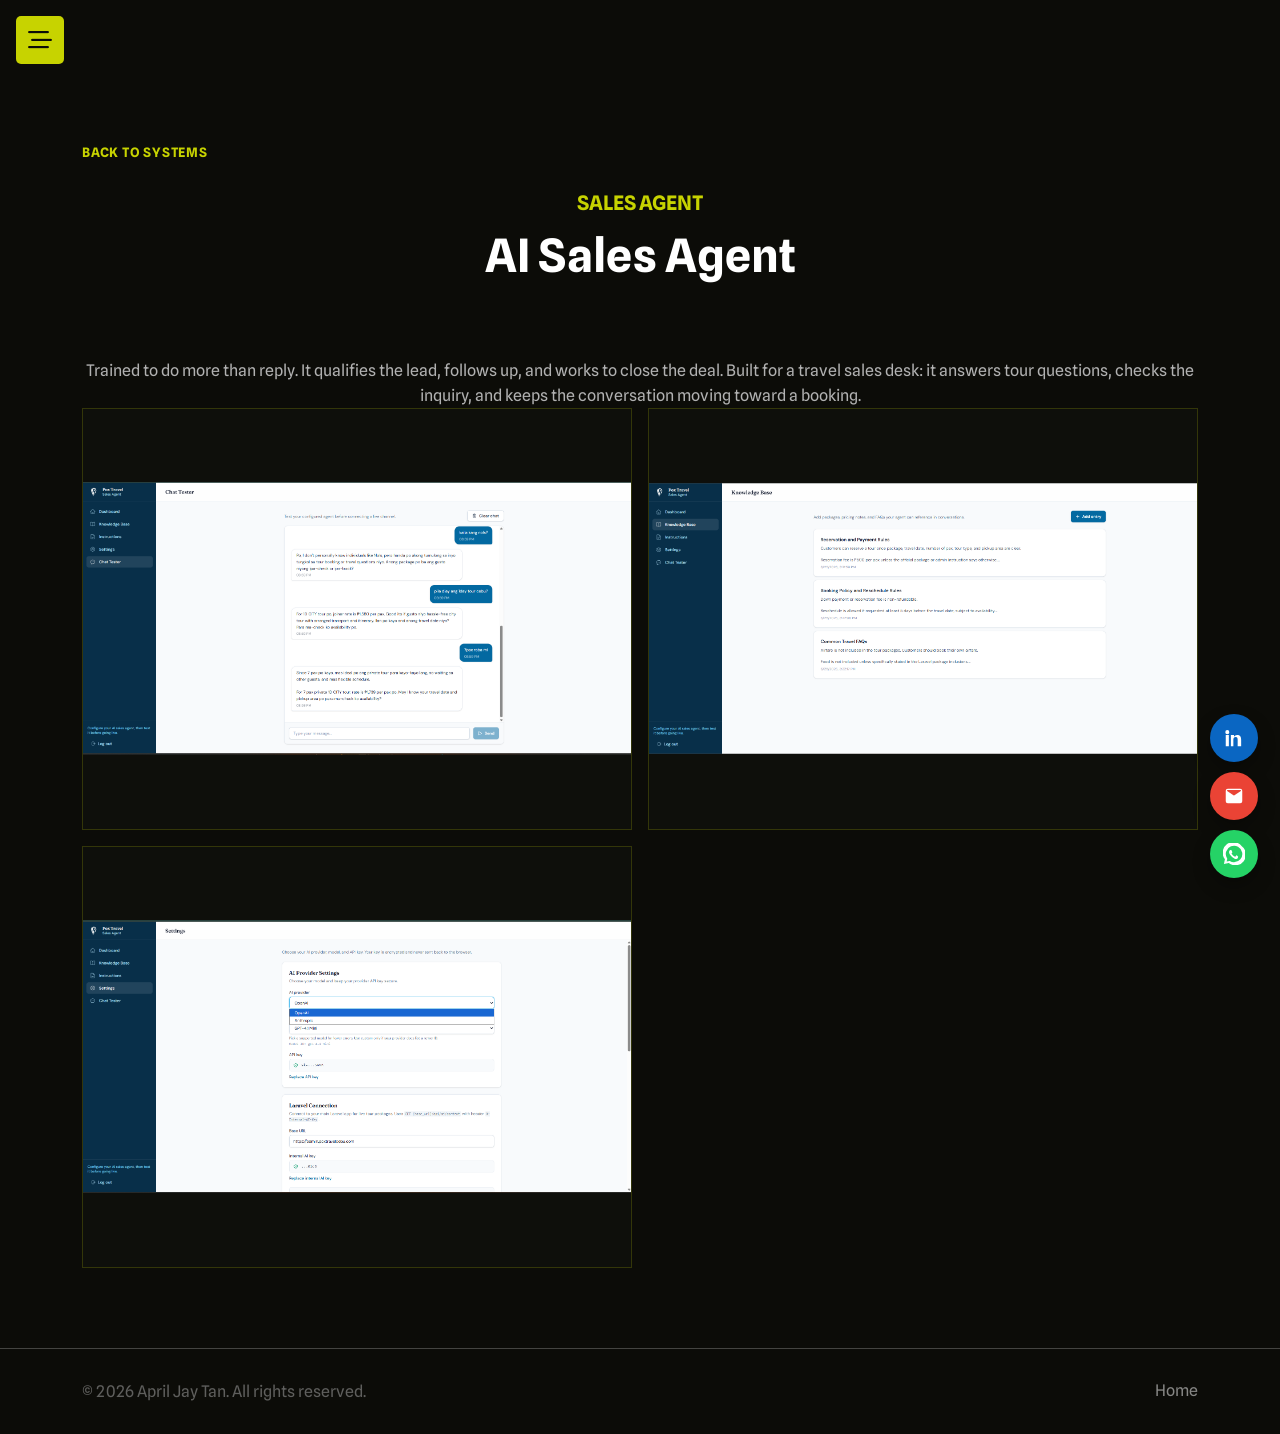
<file: builds/ai-sales.html>
<!DOCTYPE html>
<html lang="en">
  <head>
    <meta charset="UTF-8" />
    <meta name="viewport" content="width=device-width, initial-scale=1" />
    <meta name="description" content="AI Sales Agent - a system built by April Jay Tan, Syntrix PH." />
    <title>AI Sales Agent | April Jay Tan</title>
    <link rel="icon" href="../assets/favicon.svg" type="image/svg+xml" />
    <link rel="stylesheet" href="../css/font-awesome-pro.css" />
    <link rel="stylesheet" href="../css/plugin.css" />
    <link rel="stylesheet" href="../css/spacing.css" />
    <link rel="stylesheet" href="../css/scroll_top.css" />
    <link rel="stylesheet" href="../css/style.css" />
    <link rel="stylesheet" href="../css/responsive.css" />
    <link rel="stylesheet" href="../isti-icon/style.css" />
    <link rel="stylesheet" href="../css/custom.css" />
  </head>
  <body>
    <section class="tf__main_2">
      <span class="mobile_menu_icon">
        <i class="far fa-stream bar_icon"></i>
        <i class="far fa-times close_icon"></i>
        <span class="bar-name">April Jay Tan</span>
      </span>
      <div class="container-fluid">
        <ul class="tf__main_manu_2">
          <li>
            <a href="../index.html" class="tf__logo_2">
              <img src="../assets/portrait.png" alt="April Jay Tan" class="img-fluid" />
            </a>
          </li>
          <li><a href="../index.html" class="active"><i class="isti-home-21"></i></a></li>
          <li><a href="../index.html#experience"><i class="isti-briefcase"></i></a></li>
          <li><a href="../index.html#contact"><i class="isti-messages"></i></a></li>
        </ul>
      </div>
    </section>
    <div class="main">
      <section class="tf__skill_2 page-wrap">
        <div class="container">
          <a class="build-back" href="../index.html#experience">Back to systems</a>
          <div class="tf__common_heading tf__common_heading2">
            <h5>Sales agent</h5>
            <h2>AI Sales Agent</h2>
            <p>Trained to do more than reply. It qualifies the lead, follows up, and works to close the deal. Built for a travel sales desk: it answers tour questions, checks the inquiry, and keeps the conversation moving toward a booking.</p>
          </div>
          
          
          <div class="build-gallery">
            <a href="../assets/AI_sales.png" target="_blank" rel="noopener"><img src="../assets/AI_sales.png" alt="AI Sales Agent" /></a>
            <a href="../assets/AI_sales2.png" target="_blank" rel="noopener"><img src="../assets/AI_sales2.png" alt="AI Sales Agent" /></a>
            <a href="../assets/Ai_SALES3.png" target="_blank" rel="noopener"><img src="../assets/Ai_SALES3.png" alt="AI Sales Agent" /></a>
          </div>
        </div>
      </section>
      <section class="tf__copyright">
        <div class="container">
          <div class="tf__main_copyright d-flex flex-wrap justify-content-between">
            <p>&copy; 2026 April Jay Tan. All rights reserved.</p>
            <ul class="d-flex flex-wrap">
              <li><a href="../index.html" class="text_hover_animaiton">Home</a></li>
            </ul>
          </div>
        </div>
      </section>
    </div>
    <div class="reach">
      <a class="reach-wa" href="https://api.whatsapp.com/send?phone=639608605034" target="_blank" rel="noopener" aria-label="WhatsApp">
        <svg viewBox="0 0 24 24" aria-hidden="true"><path fill="currentColor" d="M20.5 3.5A11 11 0 0 0 2.1 17.8L1 23l5.3-1.1A11 11 0 1 0 20.5 3.5zM12 21a9 9 0 0 1-4.6-1.3l-.3-.2-3.1.7.7-3-.2-.3A9 9 0 1 1 12 21zm5-6.6c-.3-.1-1.6-.8-1.8-.9-.3-.1-.5-.1-.7.2-.2.3-.8 1-.8 1.1-.2.2-.3.2-.6.1a7.4 7.4 0 0 1-3.7-3.2c-.2-.3 0-.5.1-.6l.5-.5c.1-.2.2-.3.2-.5 0-.1-.6-1.5-.8-2-.2-.6-.5-.5-.7-.5h-.5a1 1 0 0 0-.7.3 2.9 2.9 0 0 0-.9 2.2 5.1 5.1 0 0 0 1.1 2.7 11.8 11.8 0 0 0 4.6 4 3.4 3.4 0 0 0 2.2.6 2.5 2.5 0 0 0 1.7-1.1 2.1 2.1 0 0 0 .2-1.3c-.1-.1-.3-.2-.6-.3z"/></svg>
      </a>
      <a class="reach-mail" href="mailto:jay@jtanmediaworks.com" aria-label="Gmail">
        <svg viewBox="0 0 24 24" aria-hidden="true"><path fill="currentColor" d="M3 6.2A2.2 2.2 0 0 1 5.2 4h13.6A2.2 2.2 0 0 1 21 6.2v11.6a2.2 2.2 0 0 1-2.2 2.2H5.2A2.2 2.2 0 0 1 3 17.8V6.2zm1.5.4 6.9 4.6a1 1 0 0 0 1.1 0L19.5 6.6a.7.7 0 0 0-.7-1.1H5.2a.7.7 0 0 0-.7 1.1z"/></svg>
      </a>
      <a class="reach-in" href="https://www.linkedin.com/in/april-jay-tan-61a666339/" target="_blank" rel="noopener" aria-label="LinkedIn">
        <svg viewBox="0 0 24 24" aria-hidden="true"><path fill="currentColor" d="M4.7 3.4A2.2 2.2 0 1 1 2.5 5.6 2.2 2.2 0 0 1 4.7 3.4zM3 8.7h3.4V21H3zm5.6 0H12v1.7h.1a3.7 3.7 0 0 1 3.4-1.8c3.6 0 4.3 2.4 4.3 5.5V21H16v-6.5c0-1.6 0-3.6-2.2-3.6s-2.5 1.7-2.5 3.5V21H8.6z"/></svg>
      </a>
    </div>
    <script src="../js/plugin.js"></script>
    <script src="../js/main.js"></script>
  </body>
</html>
</file>
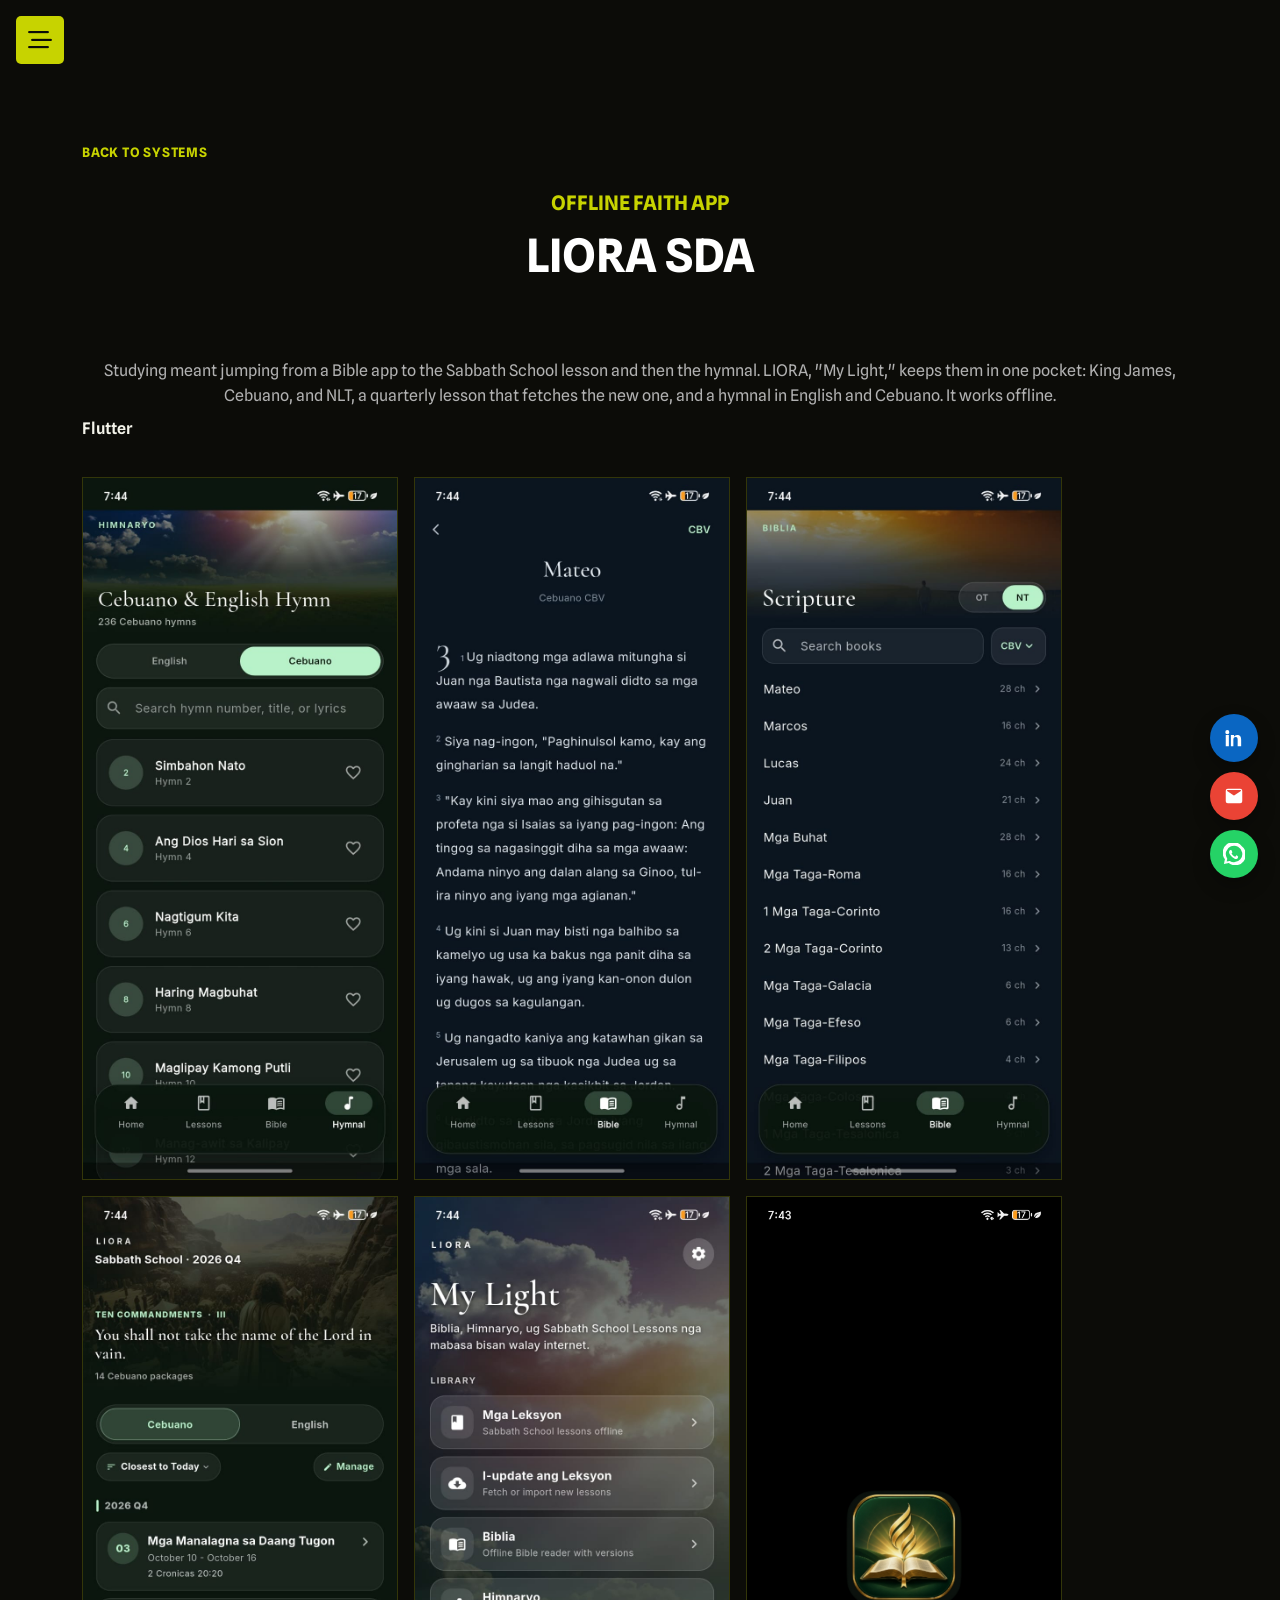
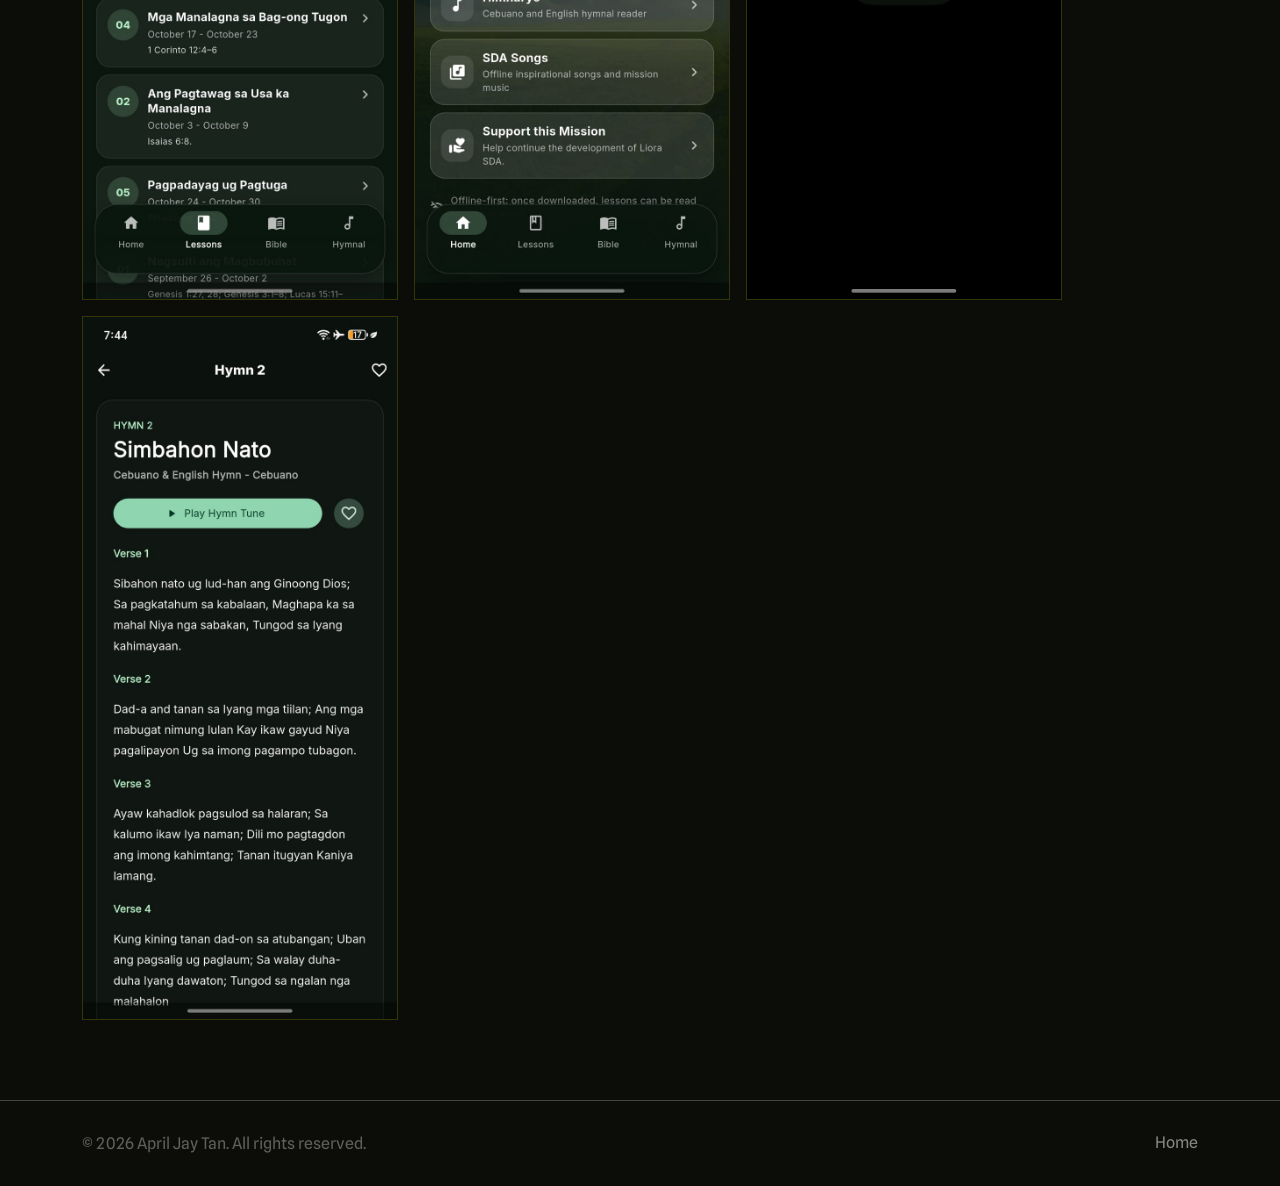
<file: builds/liora.html>
<!DOCTYPE html>
<html lang="en">
  <head>
    <meta charset="UTF-8" />
    <meta name="viewport" content="width=device-width, initial-scale=1" />
    <meta name="description" content="LIORA SDA - a system built by April Jay Tan, Syntrix PH." />
    <title>LIORA SDA | April Jay Tan</title>
    <link rel="icon" href="../assets/favicon.svg" type="image/svg+xml" />
    <link rel="stylesheet" href="../css/font-awesome-pro.css" />
    <link rel="stylesheet" href="../css/plugin.css" />
    <link rel="stylesheet" href="../css/spacing.css" />
    <link rel="stylesheet" href="../css/scroll_top.css" />
    <link rel="stylesheet" href="../css/style.css" />
    <link rel="stylesheet" href="../css/responsive.css" />
    <link rel="stylesheet" href="../isti-icon/style.css" />
    <link rel="stylesheet" href="../css/custom.css" />
  </head>
  <body>
    <section class="tf__main_2">
      <span class="mobile_menu_icon">
        <i class="far fa-stream bar_icon"></i>
        <i class="far fa-times close_icon"></i>
        <span class="bar-name">April Jay Tan</span>
      </span>
      <div class="container-fluid">
        <ul class="tf__main_manu_2">
          <li>
            <a href="../index.html" class="tf__logo_2">
              <img src="../assets/portrait.png" alt="April Jay Tan" class="img-fluid" />
            </a>
          </li>
          <li><a href="../index.html" class="active"><i class="isti-home-21"></i></a></li>
          <li><a href="../index.html#experience"><i class="isti-briefcase"></i></a></li>
          <li><a href="../index.html#contact"><i class="isti-messages"></i></a></li>
        </ul>
      </div>
    </section>
    <div class="main">
      <section class="tf__skill_2 page-wrap">
        <div class="container">
          <a class="build-back" href="../index.html#experience">Back to systems</a>
          <div class="tf__common_heading tf__common_heading2">
            <h5>Offline faith app</h5>
            <h2>LIORA SDA</h2>
            <p>Studying meant jumping from a Bible app to the Sabbath School lesson and then the hymnal. LIORA, "My Light," keeps them in one pocket: King James, Cebuano, and NLT, a quarterly lesson that fetches the new one, and a hymnal in English and Cebuano. It works offline.</p>
          </div>
          <p class="build-page-stack">Flutter</p>
          
          <div class="build-gallery build-gallery-phone">
            <a href="../assets/liora.jpeg" target="_blank" rel="noopener"><img src="../assets/liora.jpeg" alt="LIORA" /></a>
            <a href="../assets/liora2.jpeg" target="_blank" rel="noopener"><img src="../assets/liora2.jpeg" alt="LIORA" /></a>
            <a href="../assets/liora3.jpeg" target="_blank" rel="noopener"><img src="../assets/liora3.jpeg" alt="LIORA" /></a>
            <a href="../assets/liora4.jpeg" target="_blank" rel="noopener"><img src="../assets/liora4.jpeg" alt="LIORA" /></a>
            <a href="../assets/liora5.jpeg" target="_blank" rel="noopener"><img src="../assets/liora5.jpeg" alt="LIORA" /></a>
            <a href="../assets/liora6.jpeg" target="_blank" rel="noopener"><img src="../assets/liora6.jpeg" alt="LIORA" /></a>
            <a href="../assets/liora7.jpeg" target="_blank" rel="noopener"><img src="../assets/liora7.jpeg" alt="LIORA" /></a>
          </div>
        </div>
      </section>
      <section class="tf__copyright">
        <div class="container">
          <div class="tf__main_copyright d-flex flex-wrap justify-content-between">
            <p>&copy; 2026 April Jay Tan. All rights reserved.</p>
            <ul class="d-flex flex-wrap">
              <li><a href="../index.html" class="text_hover_animaiton">Home</a></li>
            </ul>
          </div>
        </div>
      </section>
    </div>
    <div class="reach">
      <a class="reach-wa" href="https://api.whatsapp.com/send?phone=639608605034" target="_blank" rel="noopener" aria-label="WhatsApp">
        <svg viewBox="0 0 24 24" aria-hidden="true"><path fill="currentColor" d="M20.5 3.5A11 11 0 0 0 2.1 17.8L1 23l5.3-1.1A11 11 0 1 0 20.5 3.5zM12 21a9 9 0 0 1-4.6-1.3l-.3-.2-3.1.7.7-3-.2-.3A9 9 0 1 1 12 21zm5-6.6c-.3-.1-1.6-.8-1.8-.9-.3-.1-.5-.1-.7.2-.2.3-.8 1-.8 1.1-.2.2-.3.2-.6.1a7.4 7.4 0 0 1-3.7-3.2c-.2-.3 0-.5.1-.6l.5-.5c.1-.2.2-.3.2-.5 0-.1-.6-1.5-.8-2-.2-.6-.5-.5-.7-.5h-.5a1 1 0 0 0-.7.3 2.9 2.9 0 0 0-.9 2.2 5.1 5.1 0 0 0 1.1 2.7 11.8 11.8 0 0 0 4.6 4 3.4 3.4 0 0 0 2.2.6 2.5 2.5 0 0 0 1.7-1.1 2.1 2.1 0 0 0 .2-1.3c-.1-.1-.3-.2-.6-.3z"/></svg>
      </a>
      <a class="reach-mail" href="mailto:jay@jtanmediaworks.com" aria-label="Gmail">
        <svg viewBox="0 0 24 24" aria-hidden="true"><path fill="currentColor" d="M3 6.2A2.2 2.2 0 0 1 5.2 4h13.6A2.2 2.2 0 0 1 21 6.2v11.6a2.2 2.2 0 0 1-2.2 2.2H5.2A2.2 2.2 0 0 1 3 17.8V6.2zm1.5.4 6.9 4.6a1 1 0 0 0 1.1 0L19.5 6.6a.7.7 0 0 0-.7-1.1H5.2a.7.7 0 0 0-.7 1.1z"/></svg>
      </a>
      <a class="reach-in" href="https://www.linkedin.com/in/april-jay-tan-61a666339/" target="_blank" rel="noopener" aria-label="LinkedIn">
        <svg viewBox="0 0 24 24" aria-hidden="true"><path fill="currentColor" d="M4.7 3.4A2.2 2.2 0 1 1 2.5 5.6 2.2 2.2 0 0 1 4.7 3.4zM3 8.7h3.4V21H3zm5.6 0H12v1.7h.1a3.7 3.7 0 0 1 3.4-1.8c3.6 0 4.3 2.4 4.3 5.5V21H16v-6.5c0-1.6 0-3.6-2.2-3.6s-2.5 1.7-2.5 3.5V21H8.6z"/></svg>
      </a>
    </div>
    <script src="../js/plugin.js"></script>
    <script src="../js/main.js"></script>
  </body>
</html>
</file>
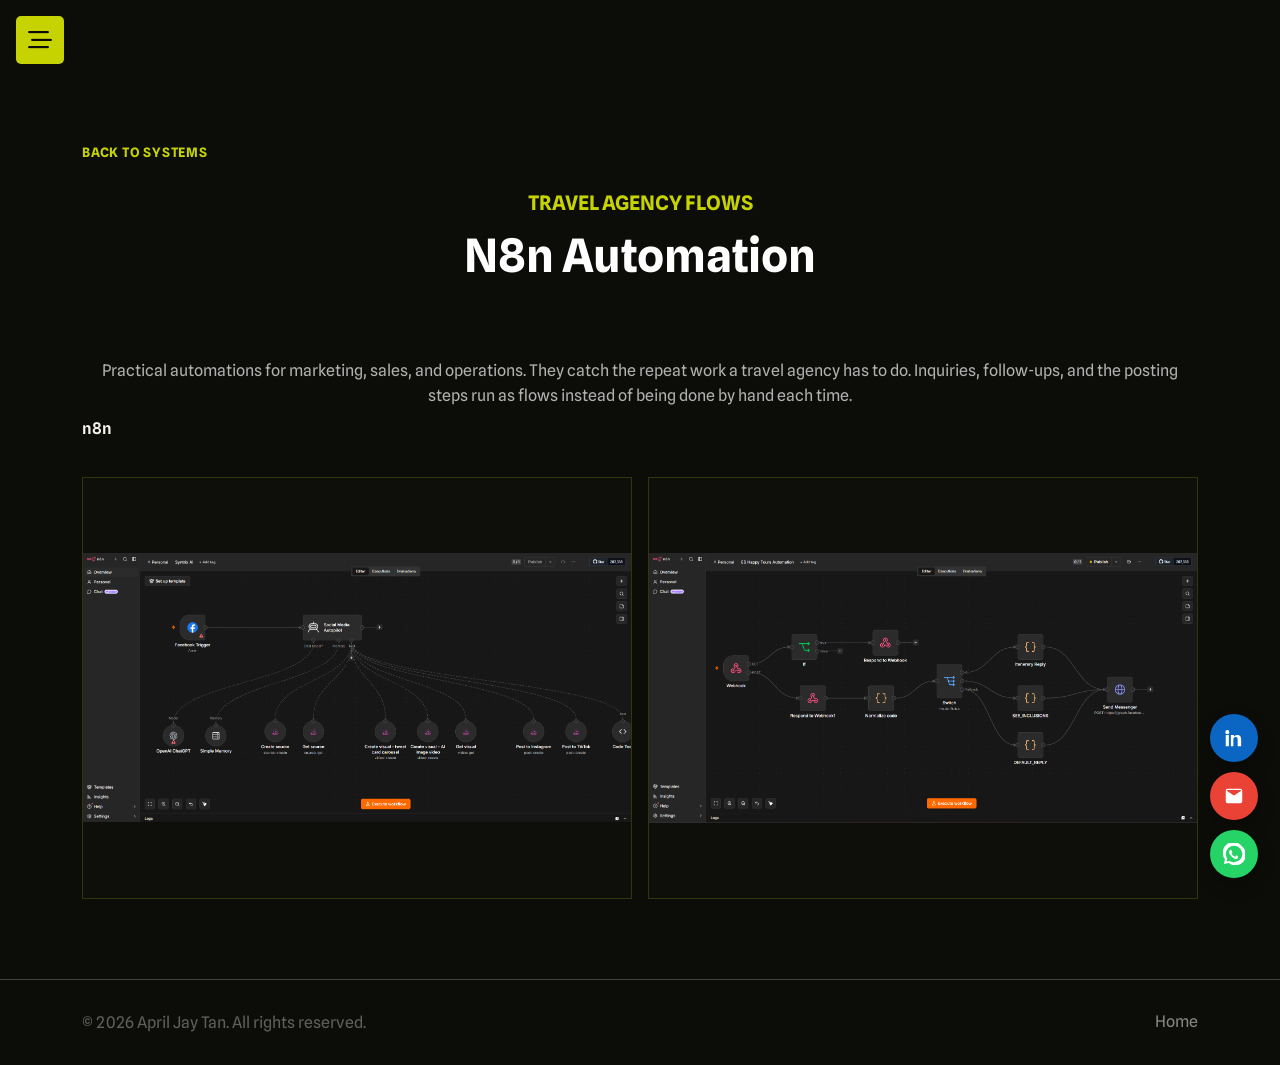
<file: builds/n8n.html>
<!DOCTYPE html>
<html lang="en">
  <head>
    <meta charset="UTF-8" />
    <meta name="viewport" content="width=device-width, initial-scale=1" />
    <meta name="description" content="n8n Automation - a system built by April Jay Tan, Syntrix PH." />
    <title>n8n Automation | April Jay Tan</title>
    <link rel="icon" href="../assets/favicon.svg" type="image/svg+xml" />
    <link rel="stylesheet" href="../css/font-awesome-pro.css" />
    <link rel="stylesheet" href="../css/plugin.css" />
    <link rel="stylesheet" href="../css/spacing.css" />
    <link rel="stylesheet" href="../css/scroll_top.css" />
    <link rel="stylesheet" href="../css/style.css" />
    <link rel="stylesheet" href="../css/responsive.css" />
    <link rel="stylesheet" href="../isti-icon/style.css" />
    <link rel="stylesheet" href="../css/custom.css" />
  </head>
  <body>
    <section class="tf__main_2">
      <span class="mobile_menu_icon">
        <i class="far fa-stream bar_icon"></i>
        <i class="far fa-times close_icon"></i>
        <span class="bar-name">April Jay Tan</span>
      </span>
      <div class="container-fluid">
        <ul class="tf__main_manu_2">
          <li>
            <a href="../index.html" class="tf__logo_2">
              <img src="../assets/portrait.png" alt="April Jay Tan" class="img-fluid" />
            </a>
          </li>
          <li><a href="../index.html" class="active"><i class="isti-home-21"></i></a></li>
          <li><a href="../index.html#experience"><i class="isti-briefcase"></i></a></li>
          <li><a href="../index.html#contact"><i class="isti-messages"></i></a></li>
        </ul>
      </div>
    </section>
    <div class="main">
      <section class="tf__skill_2 page-wrap">
        <div class="container">
          <a class="build-back" href="../index.html#experience">Back to systems</a>
          <div class="tf__common_heading tf__common_heading2">
            <h5>Travel agency flows</h5>
            <h2>n8n Automation</h2>
            <p>Practical automations for marketing, sales, and operations. They catch the repeat work a travel agency has to do. Inquiries, follow-ups, and the posting steps run as flows instead of being done by hand each time.</p>
          </div>
          <p class="build-page-stack">n8n</p>
          
          <div class="build-gallery">
            <a href="../assets/n8n_automation.png" target="_blank" rel="noopener"><img src="../assets/n8n_automation.png" alt="n8n automation" /></a>
            <a href="../assets/n8n_automation2.png" target="_blank" rel="noopener"><img src="../assets/n8n_automation2.png" alt="n8n automation" /></a>
          </div>
        </div>
      </section>
      <section class="tf__copyright">
        <div class="container">
          <div class="tf__main_copyright d-flex flex-wrap justify-content-between">
            <p>&copy; 2026 April Jay Tan. All rights reserved.</p>
            <ul class="d-flex flex-wrap">
              <li><a href="../index.html" class="text_hover_animaiton">Home</a></li>
            </ul>
          </div>
        </div>
      </section>
    </div>
    <div class="reach">
      <a class="reach-wa" href="https://api.whatsapp.com/send?phone=639608605034" target="_blank" rel="noopener" aria-label="WhatsApp">
        <svg viewBox="0 0 24 24" aria-hidden="true"><path fill="currentColor" d="M20.5 3.5A11 11 0 0 0 2.1 17.8L1 23l5.3-1.1A11 11 0 1 0 20.5 3.5zM12 21a9 9 0 0 1-4.6-1.3l-.3-.2-3.1.7.7-3-.2-.3A9 9 0 1 1 12 21zm5-6.6c-.3-.1-1.6-.8-1.8-.9-.3-.1-.5-.1-.7.2-.2.3-.8 1-.8 1.1-.2.2-.3.2-.6.1a7.4 7.4 0 0 1-3.7-3.2c-.2-.3 0-.5.1-.6l.5-.5c.1-.2.2-.3.2-.5 0-.1-.6-1.5-.8-2-.2-.6-.5-.5-.7-.5h-.5a1 1 0 0 0-.7.3 2.9 2.9 0 0 0-.9 2.2 5.1 5.1 0 0 0 1.1 2.7 11.8 11.8 0 0 0 4.6 4 3.4 3.4 0 0 0 2.2.6 2.5 2.5 0 0 0 1.7-1.1 2.1 2.1 0 0 0 .2-1.3c-.1-.1-.3-.2-.6-.3z"/></svg>
      </a>
      <a class="reach-mail" href="mailto:jay@jtanmediaworks.com" aria-label="Gmail">
        <svg viewBox="0 0 24 24" aria-hidden="true"><path fill="currentColor" d="M3 6.2A2.2 2.2 0 0 1 5.2 4h13.6A2.2 2.2 0 0 1 21 6.2v11.6a2.2 2.2 0 0 1-2.2 2.2H5.2A2.2 2.2 0 0 1 3 17.8V6.2zm1.5.4 6.9 4.6a1 1 0 0 0 1.1 0L19.5 6.6a.7.7 0 0 0-.7-1.1H5.2a.7.7 0 0 0-.7 1.1z"/></svg>
      </a>
      <a class="reach-in" href="https://www.linkedin.com/in/april-jay-tan-61a666339/" target="_blank" rel="noopener" aria-label="LinkedIn">
        <svg viewBox="0 0 24 24" aria-hidden="true"><path fill="currentColor" d="M4.7 3.4A2.2 2.2 0 1 1 2.5 5.6 2.2 2.2 0 0 1 4.7 3.4zM3 8.7h3.4V21H3zm5.6 0H12v1.7h.1a3.7 3.7 0 0 1 3.4-1.8c3.6 0 4.3 2.4 4.3 5.5V21H16v-6.5c0-1.6 0-3.6-2.2-3.6s-2.5 1.7-2.5 3.5V21H8.6z"/></svg>
      </a>
    </div>
    <script src="../js/plugin.js"></script>
    <script src="../js/main.js"></script>
  </body>
</html>
</file>
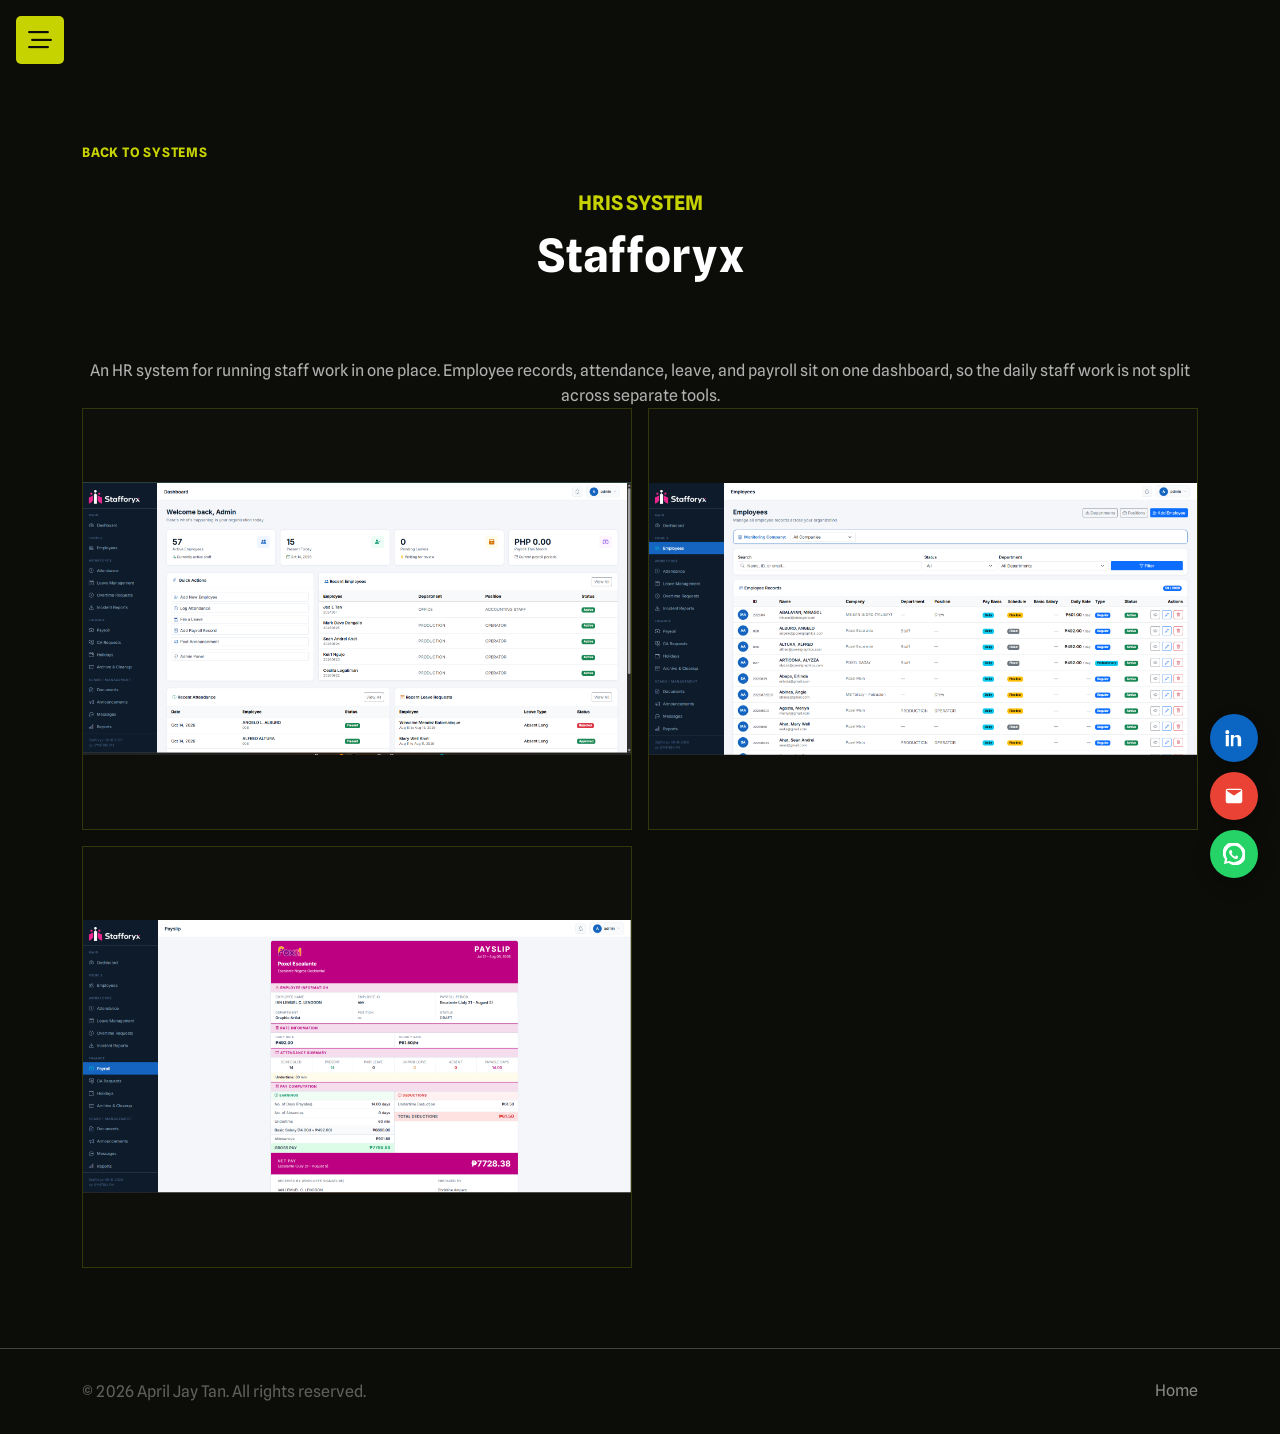
<file: builds/stafforyx.html>
<!DOCTYPE html>
<html lang="en">
  <head>
    <meta charset="UTF-8" />
    <meta name="viewport" content="width=device-width, initial-scale=1" />
    <meta name="description" content="Stafforyx - a system built by April Jay Tan, Syntrix PH." />
    <title>Stafforyx | April Jay Tan</title>
    <link rel="icon" href="../assets/favicon.svg" type="image/svg+xml" />
    <link rel="stylesheet" href="../css/font-awesome-pro.css" />
    <link rel="stylesheet" href="../css/plugin.css" />
    <link rel="stylesheet" href="../css/spacing.css" />
    <link rel="stylesheet" href="../css/scroll_top.css" />
    <link rel="stylesheet" href="../css/style.css" />
    <link rel="stylesheet" href="../css/responsive.css" />
    <link rel="stylesheet" href="../isti-icon/style.css" />
    <link rel="stylesheet" href="../css/custom.css" />
  </head>
  <body>
    <section class="tf__main_2">
      <span class="mobile_menu_icon">
        <i class="far fa-stream bar_icon"></i>
        <i class="far fa-times close_icon"></i>
        <span class="bar-name">April Jay Tan</span>
      </span>
      <div class="container-fluid">
        <ul class="tf__main_manu_2">
          <li>
            <a href="../index.html" class="tf__logo_2">
              <img src="../assets/portrait.png" alt="April Jay Tan" class="img-fluid" />
            </a>
          </li>
          <li><a href="../index.html" class="active"><i class="isti-home-21"></i></a></li>
          <li><a href="../index.html#experience"><i class="isti-briefcase"></i></a></li>
          <li><a href="../index.html#contact"><i class="isti-messages"></i></a></li>
        </ul>
      </div>
    </section>
    <div class="main">
      <section class="tf__skill_2 page-wrap">
        <div class="container">
          <a class="build-back" href="../index.html#experience">Back to systems</a>
          <div class="tf__common_heading tf__common_heading2">
            <h5>HRIS system</h5>
            <h2>Stafforyx</h2>
            <p>An HR system for running staff work in one place. Employee records, attendance, leave, and payroll sit on one dashboard, so the daily staff work is not split across separate tools.</p>
          </div>
          
          
          <div class="build-gallery">
            <a href="../assets/stafforyx1.png" target="_blank" rel="noopener"><img src="../assets/stafforyx1.png" alt="Stafforyx" /></a>
            <a href="../assets/stafforyx2.png" target="_blank" rel="noopener"><img src="../assets/stafforyx2.png" alt="Stafforyx" /></a>
            <a href="../assets/stafforyx3.png" target="_blank" rel="noopener"><img src="../assets/stafforyx3.png" alt="Stafforyx" /></a>
          </div>
        </div>
      </section>
      <section class="tf__copyright">
        <div class="container">
          <div class="tf__main_copyright d-flex flex-wrap justify-content-between">
            <p>&copy; 2026 April Jay Tan. All rights reserved.</p>
            <ul class="d-flex flex-wrap">
              <li><a href="../index.html" class="text_hover_animaiton">Home</a></li>
            </ul>
          </div>
        </div>
      </section>
    </div>
    <div class="reach">
      <a class="reach-wa" href="https://api.whatsapp.com/send?phone=639608605034" target="_blank" rel="noopener" aria-label="WhatsApp">
        <svg viewBox="0 0 24 24" aria-hidden="true"><path fill="currentColor" d="M20.5 3.5A11 11 0 0 0 2.1 17.8L1 23l5.3-1.1A11 11 0 1 0 20.5 3.5zM12 21a9 9 0 0 1-4.6-1.3l-.3-.2-3.1.7.7-3-.2-.3A9 9 0 1 1 12 21zm5-6.6c-.3-.1-1.6-.8-1.8-.9-.3-.1-.5-.1-.7.2-.2.3-.8 1-.8 1.1-.2.2-.3.2-.6.1a7.4 7.4 0 0 1-3.7-3.2c-.2-.3 0-.5.1-.6l.5-.5c.1-.2.2-.3.2-.5 0-.1-.6-1.5-.8-2-.2-.6-.5-.5-.7-.5h-.5a1 1 0 0 0-.7.3 2.9 2.9 0 0 0-.9 2.2 5.1 5.1 0 0 0 1.1 2.7 11.8 11.8 0 0 0 4.6 4 3.4 3.4 0 0 0 2.2.6 2.5 2.5 0 0 0 1.7-1.1 2.1 2.1 0 0 0 .2-1.3c-.1-.1-.3-.2-.6-.3z"/></svg>
      </a>
      <a class="reach-mail" href="mailto:jay@jtanmediaworks.com" aria-label="Gmail">
        <svg viewBox="0 0 24 24" aria-hidden="true"><path fill="currentColor" d="M3 6.2A2.2 2.2 0 0 1 5.2 4h13.6A2.2 2.2 0 0 1 21 6.2v11.6a2.2 2.2 0 0 1-2.2 2.2H5.2A2.2 2.2 0 0 1 3 17.8V6.2zm1.5.4 6.9 4.6a1 1 0 0 0 1.1 0L19.5 6.6a.7.7 0 0 0-.7-1.1H5.2a.7.7 0 0 0-.7 1.1z"/></svg>
      </a>
      <a class="reach-in" href="https://www.linkedin.com/in/april-jay-tan-61a666339/" target="_blank" rel="noopener" aria-label="LinkedIn">
        <svg viewBox="0 0 24 24" aria-hidden="true"><path fill="currentColor" d="M4.7 3.4A2.2 2.2 0 1 1 2.5 5.6 2.2 2.2 0 0 1 4.7 3.4zM3 8.7h3.4V21H3zm5.6 0H12v1.7h.1a3.7 3.7 0 0 1 3.4-1.8c3.6 0 4.3 2.4 4.3 5.5V21H16v-6.5c0-1.6 0-3.6-2.2-3.6s-2.5 1.7-2.5 3.5V21H8.6z"/></svg>
      </a>
    </div>
    <script src="../js/plugin.js"></script>
    <script src="../js/main.js"></script>
  </body>
</html>
</file>
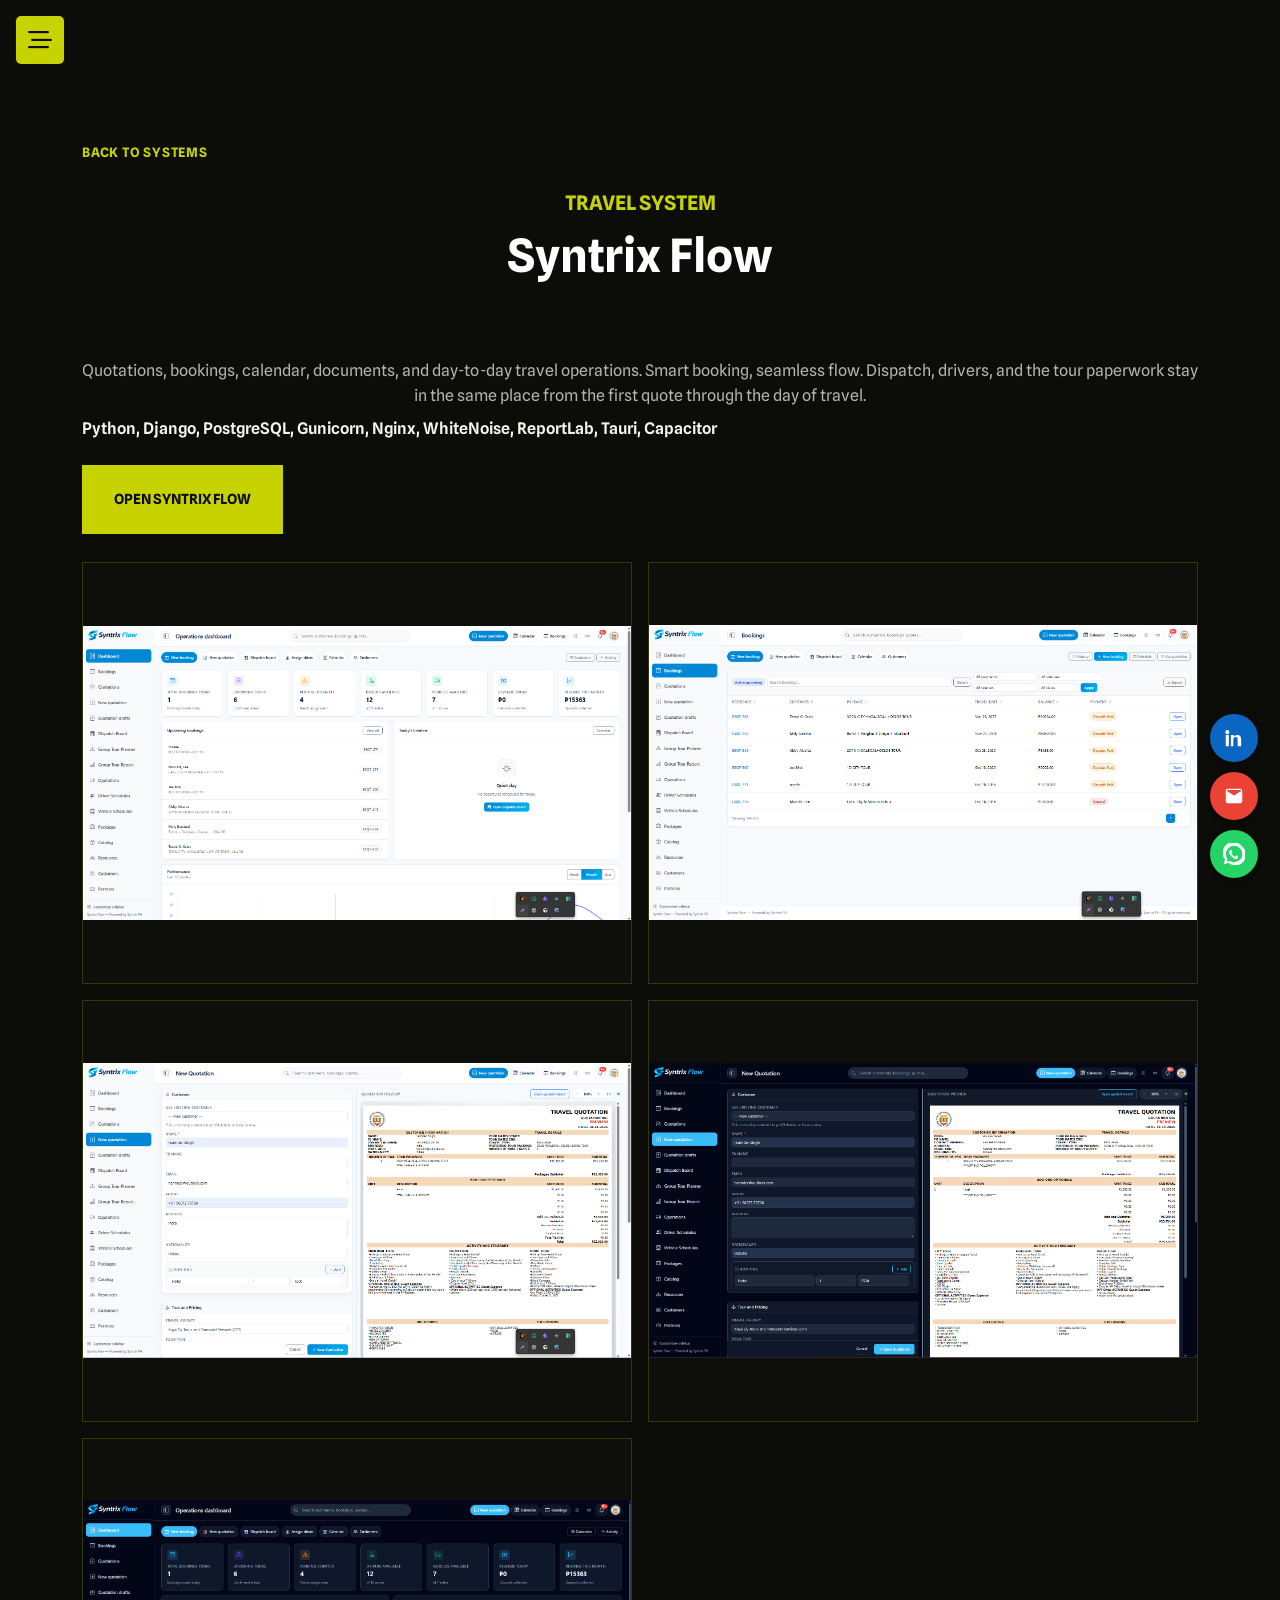
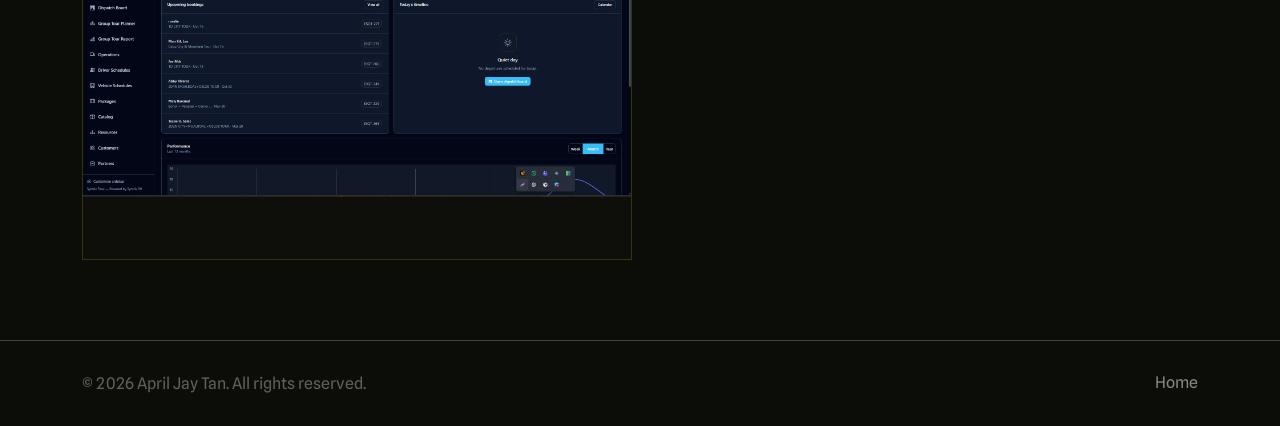
<file: builds/syntrix-flow.html>
<!DOCTYPE html>
<html lang="en">
  <head>
    <meta charset="UTF-8" />
    <meta name="viewport" content="width=device-width, initial-scale=1" />
    <meta name="description" content="Syntrix Flow - a system built by April Jay Tan, Syntrix PH." />
    <title>Syntrix Flow | April Jay Tan</title>
    <link rel="icon" href="../assets/favicon.svg" type="image/svg+xml" />
    <link rel="stylesheet" href="../css/font-awesome-pro.css" />
    <link rel="stylesheet" href="../css/plugin.css" />
    <link rel="stylesheet" href="../css/spacing.css" />
    <link rel="stylesheet" href="../css/scroll_top.css" />
    <link rel="stylesheet" href="../css/style.css" />
    <link rel="stylesheet" href="../css/responsive.css" />
    <link rel="stylesheet" href="../isti-icon/style.css" />
    <link rel="stylesheet" href="../css/custom.css" />
  </head>
  <body>
    <section class="tf__main_2">
      <span class="mobile_menu_icon">
        <i class="far fa-stream bar_icon"></i>
        <i class="far fa-times close_icon"></i>
        <span class="bar-name">April Jay Tan</span>
      </span>
      <div class="container-fluid">
        <ul class="tf__main_manu_2">
          <li>
            <a href="../index.html" class="tf__logo_2">
              <img src="../assets/portrait.png" alt="April Jay Tan" class="img-fluid" />
            </a>
          </li>
          <li><a href="../index.html" class="active"><i class="isti-home-21"></i></a></li>
          <li><a href="../index.html#experience"><i class="isti-briefcase"></i></a></li>
          <li><a href="../index.html#contact"><i class="isti-messages"></i></a></li>
        </ul>
      </div>
    </section>
    <div class="main">
      <section class="tf__skill_2 page-wrap">
        <div class="container">
          <a class="build-back" href="../index.html#experience">Back to systems</a>
          <div class="tf__common_heading tf__common_heading2">
            <h5>Travel system</h5>
            <h2>Syntrix Flow</h2>
            <p>Quotations, bookings, calendar, documents, and day-to-day travel operations. Smart booking, seamless flow. Dispatch, drivers, and the tour paperwork stay in the same place from the first quote through the day of travel.</p>
          </div>
          <p class="build-page-stack">Python, Django, PostgreSQL, Gunicorn, Nginx, WhiteNoise, ReportLab, Tauri, Capacitor</p>
          <p class="build-live"><a class="tf__common_btn" href="https://flow.syntrixph.tech" target="_blank" rel="noopener">Open Syntrix Flow</a></p>
          <div class="build-gallery">
            <a href="../assets/syntrixflow_dashboard.png" target="_blank" rel="noopener"><img src="../assets/syntrixflow_dashboard.png" alt="Syntrix Flow dashboard" /></a>
            <a href="../assets/syntrixflow_bookings.png" target="_blank" rel="noopener"><img src="../assets/syntrixflow_bookings.png" alt="Syntrix Flow bookings" /></a>
            <a href="../assets/syntrixflow_quotation.png" target="_blank" rel="noopener"><img src="../assets/syntrixflow_quotation.png" alt="Syntrix Flow quotation" /></a>
            <a href="../assets/syntrixflow_darquote.png" target="_blank" rel="noopener"><img src="../assets/syntrixflow_darquote.png" alt="Syntrix Flow quote draft" /></a>
            <a href="../assets/dark_syntrixflow.png" target="_blank" rel="noopener"><img src="../assets/dark_syntrixflow.png" alt="Syntrix Flow operations" /></a>
          </div>
        </div>
      </section>
      <section class="tf__copyright">
        <div class="container">
          <div class="tf__main_copyright d-flex flex-wrap justify-content-between">
            <p>&copy; 2026 April Jay Tan. All rights reserved.</p>
            <ul class="d-flex flex-wrap">
              <li><a href="../index.html" class="text_hover_animaiton">Home</a></li>
            </ul>
          </div>
        </div>
      </section>
    </div>
    <div class="reach">
      <a class="reach-wa" href="https://api.whatsapp.com/send?phone=639608605034" target="_blank" rel="noopener" aria-label="WhatsApp">
        <svg viewBox="0 0 24 24" aria-hidden="true"><path fill="currentColor" d="M20.5 3.5A11 11 0 0 0 2.1 17.8L1 23l5.3-1.1A11 11 0 1 0 20.5 3.5zM12 21a9 9 0 0 1-4.6-1.3l-.3-.2-3.1.7.7-3-.2-.3A9 9 0 1 1 12 21zm5-6.6c-.3-.1-1.6-.8-1.8-.9-.3-.1-.5-.1-.7.2-.2.3-.8 1-.8 1.1-.2.2-.3.2-.6.1a7.4 7.4 0 0 1-3.7-3.2c-.2-.3 0-.5.1-.6l.5-.5c.1-.2.2-.3.2-.5 0-.1-.6-1.5-.8-2-.2-.6-.5-.5-.7-.5h-.5a1 1 0 0 0-.7.3 2.9 2.9 0 0 0-.9 2.2 5.1 5.1 0 0 0 1.1 2.7 11.8 11.8 0 0 0 4.6 4 3.4 3.4 0 0 0 2.2.6 2.5 2.5 0 0 0 1.7-1.1 2.1 2.1 0 0 0 .2-1.3c-.1-.1-.3-.2-.6-.3z"/></svg>
      </a>
      <a class="reach-mail" href="mailto:jay@jtanmediaworks.com" aria-label="Gmail">
        <svg viewBox="0 0 24 24" aria-hidden="true"><path fill="currentColor" d="M3 6.2A2.2 2.2 0 0 1 5.2 4h13.6A2.2 2.2 0 0 1 21 6.2v11.6a2.2 2.2 0 0 1-2.2 2.2H5.2A2.2 2.2 0 0 1 3 17.8V6.2zm1.5.4 6.9 4.6a1 1 0 0 0 1.1 0L19.5 6.6a.7.7 0 0 0-.7-1.1H5.2a.7.7 0 0 0-.7 1.1z"/></svg>
      </a>
      <a class="reach-in" href="https://www.linkedin.com/in/april-jay-tan-61a666339/" target="_blank" rel="noopener" aria-label="LinkedIn">
        <svg viewBox="0 0 24 24" aria-hidden="true"><path fill="currentColor" d="M4.7 3.4A2.2 2.2 0 1 1 2.5 5.6 2.2 2.2 0 0 1 4.7 3.4zM3 8.7h3.4V21H3zm5.6 0H12v1.7h.1a3.7 3.7 0 0 1 3.4-1.8c3.6 0 4.3 2.4 4.3 5.5V21H16v-6.5c0-1.6 0-3.6-2.2-3.6s-2.5 1.7-2.5 3.5V21H8.6z"/></svg>
      </a>
    </div>
    <script src="../js/plugin.js"></script>
    <script src="../js/main.js"></script>
  </body>
</html>
</file>
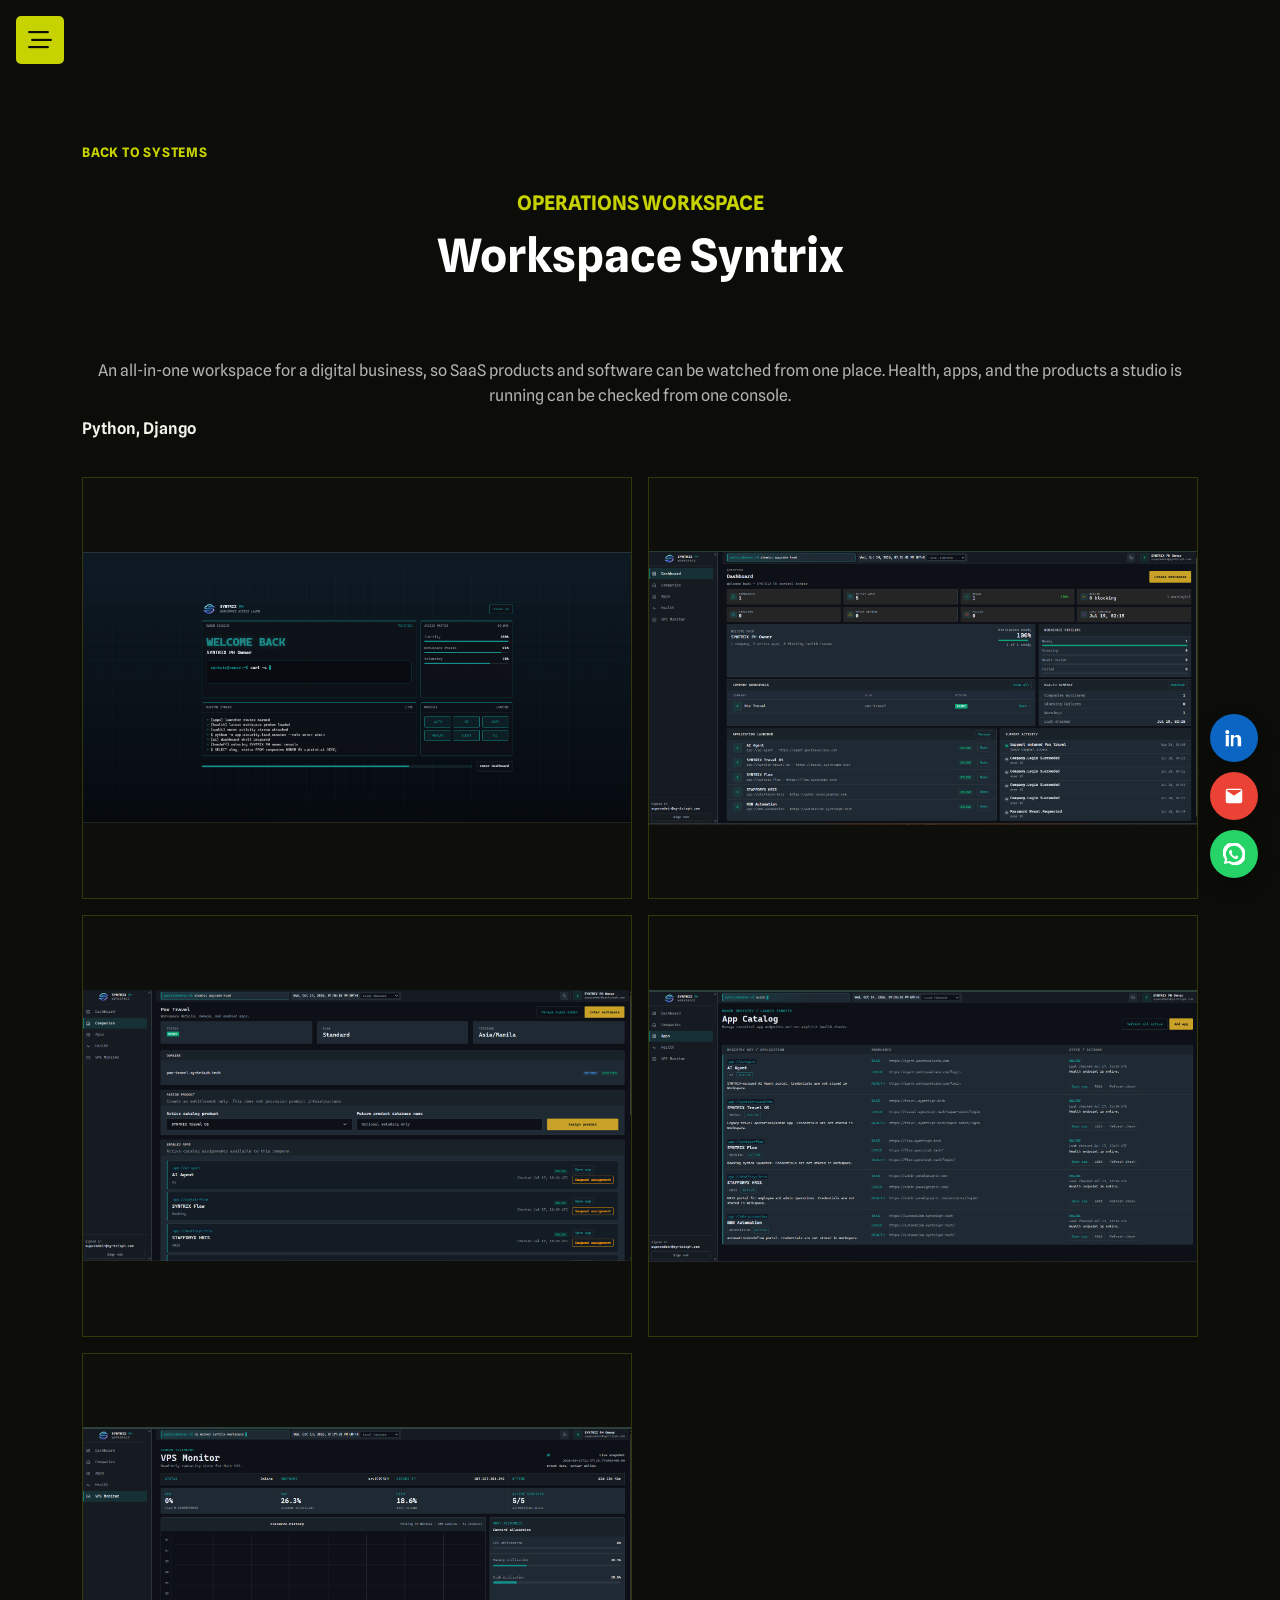
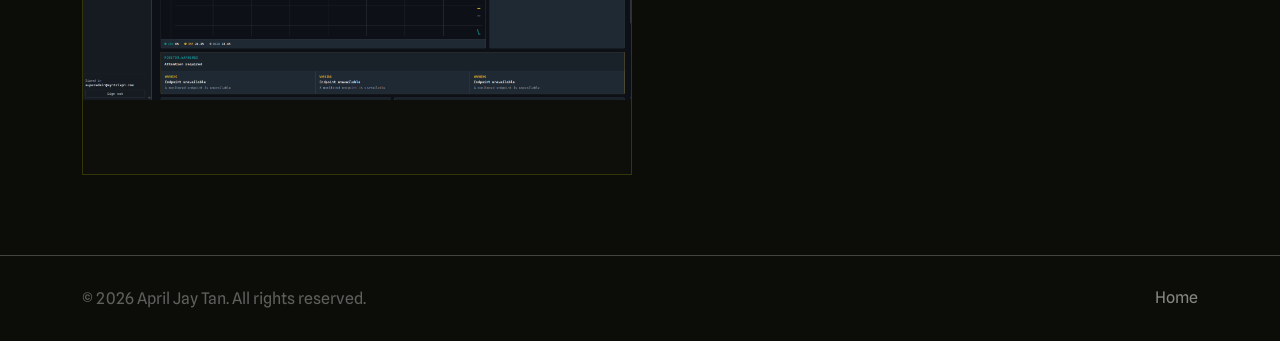
<file: builds/workspace-syntrix.html>
<!DOCTYPE html>
<html lang="en">
  <head>
    <meta charset="UTF-8" />
    <meta name="viewport" content="width=device-width, initial-scale=1" />
    <meta name="description" content="Workspace Syntrix - a system built by April Jay Tan, Syntrix PH." />
    <title>Workspace Syntrix | April Jay Tan</title>
    <link rel="icon" href="../assets/favicon.svg" type="image/svg+xml" />
    <link rel="stylesheet" href="../css/font-awesome-pro.css" />
    <link rel="stylesheet" href="../css/plugin.css" />
    <link rel="stylesheet" href="../css/spacing.css" />
    <link rel="stylesheet" href="../css/scroll_top.css" />
    <link rel="stylesheet" href="../css/style.css" />
    <link rel="stylesheet" href="../css/responsive.css" />
    <link rel="stylesheet" href="../isti-icon/style.css" />
    <link rel="stylesheet" href="../css/custom.css" />
  </head>
  <body>
    <section class="tf__main_2">
      <span class="mobile_menu_icon">
        <i class="far fa-stream bar_icon"></i>
        <i class="far fa-times close_icon"></i>
        <span class="bar-name">April Jay Tan</span>
      </span>
      <div class="container-fluid">
        <ul class="tf__main_manu_2">
          <li>
            <a href="../index.html" class="tf__logo_2">
              <img src="../assets/portrait.png" alt="April Jay Tan" class="img-fluid" />
            </a>
          </li>
          <li><a href="../index.html" class="active"><i class="isti-home-21"></i></a></li>
          <li><a href="../index.html#experience"><i class="isti-briefcase"></i></a></li>
          <li><a href="../index.html#contact"><i class="isti-messages"></i></a></li>
        </ul>
      </div>
    </section>
    <div class="main">
      <section class="tf__skill_2 page-wrap">
        <div class="container">
          <a class="build-back" href="../index.html#experience">Back to systems</a>
          <div class="tf__common_heading tf__common_heading2">
            <h5>Operations workspace</h5>
            <h2>Workspace Syntrix</h2>
            <p>An all-in-one workspace for a digital business, so SaaS products and software can be watched from one place. Health, apps, and the products a studio is running can be checked from one console.</p>
          </div>
          <p class="build-page-stack">Python, Django</p>
          
          <div class="build-gallery">
            <a href="../assets/workspace_admin.png" target="_blank" rel="noopener"><img src="../assets/workspace_admin.png" alt="Workspace Syntrix" /></a>
            <a href="../assets/workspace_admin2.png" target="_blank" rel="noopener"><img src="../assets/workspace_admin2.png" alt="Workspace Syntrix" /></a>
            <a href="../assets/workspace_admin3.png" target="_blank" rel="noopener"><img src="../assets/workspace_admin3.png" alt="Workspace Syntrix" /></a>
            <a href="../assets/workspace_admin4.png" target="_blank" rel="noopener"><img src="../assets/workspace_admin4.png" alt="Workspace Syntrix" /></a>
            <a href="../assets/workspace_admin5.png" target="_blank" rel="noopener"><img src="../assets/workspace_admin5.png" alt="Workspace Syntrix" /></a>
          </div>
        </div>
      </section>
      <section class="tf__copyright">
        <div class="container">
          <div class="tf__main_copyright d-flex flex-wrap justify-content-between">
            <p>&copy; 2026 April Jay Tan. All rights reserved.</p>
            <ul class="d-flex flex-wrap">
              <li><a href="../index.html" class="text_hover_animaiton">Home</a></li>
            </ul>
          </div>
        </div>
      </section>
    </div>
    <div class="reach">
      <a class="reach-wa" href="https://api.whatsapp.com/send?phone=639608605034" target="_blank" rel="noopener" aria-label="WhatsApp">
        <svg viewBox="0 0 24 24" aria-hidden="true"><path fill="currentColor" d="M20.5 3.5A11 11 0 0 0 2.1 17.8L1 23l5.3-1.1A11 11 0 1 0 20.5 3.5zM12 21a9 9 0 0 1-4.6-1.3l-.3-.2-3.1.7.7-3-.2-.3A9 9 0 1 1 12 21zm5-6.6c-.3-.1-1.6-.8-1.8-.9-.3-.1-.5-.1-.7.2-.2.3-.8 1-.8 1.1-.2.2-.3.2-.6.1a7.4 7.4 0 0 1-3.7-3.2c-.2-.3 0-.5.1-.6l.5-.5c.1-.2.2-.3.2-.5 0-.1-.6-1.5-.8-2-.2-.6-.5-.5-.7-.5h-.5a1 1 0 0 0-.7.3 2.9 2.9 0 0 0-.9 2.2 5.1 5.1 0 0 0 1.1 2.7 11.8 11.8 0 0 0 4.6 4 3.4 3.4 0 0 0 2.2.6 2.5 2.5 0 0 0 1.7-1.1 2.1 2.1 0 0 0 .2-1.3c-.1-.1-.3-.2-.6-.3z"/></svg>
      </a>
      <a class="reach-mail" href="mailto:jay@jtanmediaworks.com" aria-label="Gmail">
        <svg viewBox="0 0 24 24" aria-hidden="true"><path fill="currentColor" d="M3 6.2A2.2 2.2 0 0 1 5.2 4h13.6A2.2 2.2 0 0 1 21 6.2v11.6a2.2 2.2 0 0 1-2.2 2.2H5.2A2.2 2.2 0 0 1 3 17.8V6.2zm1.5.4 6.9 4.6a1 1 0 0 0 1.1 0L19.5 6.6a.7.7 0 0 0-.7-1.1H5.2a.7.7 0 0 0-.7 1.1z"/></svg>
      </a>
      <a class="reach-in" href="https://www.linkedin.com/in/april-jay-tan-61a666339/" target="_blank" rel="noopener" aria-label="LinkedIn">
        <svg viewBox="0 0 24 24" aria-hidden="true"><path fill="currentColor" d="M4.7 3.4A2.2 2.2 0 1 1 2.5 5.6 2.2 2.2 0 0 1 4.7 3.4zM3 8.7h3.4V21H3zm5.6 0H12v1.7h.1a3.7 3.7 0 0 1 3.4-1.8c3.6 0 4.3 2.4 4.3 5.5V21H16v-6.5c0-1.6 0-3.6-2.2-3.6s-2.5 1.7-2.5 3.5V21H8.6z"/></svg>
      </a>
    </div>
    <script src="../js/plugin.js"></script>
    <script src="../js/main.js"></script>
  </body>
</html>
</file>
<file: css/spacing.css>
/**
 * File Type: Custom Spacing (margin and padding) classes
 * Author: Mahamudul Hassan Sazal
 * Author Website: http://www.sazalahmed.com
 * Author Email: sazal.web@gmail.com
 */

/* ------------------------------------------ */
/* Margin All */
/* ------------------------------------------ */
.m_0 {
	margin: 0px !important;
}

.m_5 {
	margin: 5px !important;
}

.m_10 {
	margin: 10px !important;
}

.m_15 {
	margin: 15px !important;
}

.m_20 {
	margin: 20px !important;
}

.m_25 {
	margin: 25px !important;
}

.m_30 {
	margin: 30px !important;
}

.m_35 {
	margin: 35px !important;
}

.m_40 {
	margin: 40px !important;
}

.m_45 {
	margin: 45px !important;
}

.m_50 {
	margin: 50px !important;
}

.m_55 {
	margin: 55px !important;
}

.m_60 {
	margin: 60px !important;
}

.m_65 {
	margin: 65px !important;
}

.m_70 {
	margin: 70px !important;
}

.m_75 {
	margin: 75px !important;
}

.m_80 {
	margin: 80px !important;
}

.m_85 {
	margin: 85px !important;
}

.m_90 {
	margin: 90px !important;
}

.m_95 {
	margin: 95px !important;
}

.m_100 {
	margin: 100px !important;
}

.m_105 {
	margin: 105px !important;
}

.m_110 {
	margin: 110px !important;
}

.m_115 {
	margin: 115px !important;
}

.m_120 {
	margin: 120px !important;
}

.m_125 {
	margin: 125px !important;
}

.m_130 {
	margin: 130px !important;
}

.m_135 {
	margin: 135px !important;
}

.m_140 {
	margin: 140px !important;
}

.m_145 {
	margin: 145px !important;
}

.m_150 {
	margin: 150px !important;
}

.m_155 {
	margin: 155px !important;
}

.m_160 {
	margin: 160px !important;
}

.m_165 {
	margin: 165px !important;
}

.m_170 {
	margin: 170px !important;
}

.m_175 {
	margin: 175px !important;
}

.m_180 {
	margin: 180px !important;
}

.m_185 {
	margin: 185px !important;
}

.m_190 {
	margin: 190px !important;
}

.m_195 {
	margin: 195px !important;
}

.m_200 {
	margin: 200px !important;
}

.m_205 {
	margin: 205px !important;
}

.m_210 {
	margin: 210px !important;
}

.m_215 {
	margin: 215px !important;
}

.m_220 {
	margin: 220px !important;
}

.m_225 {
	margin: 225px !important;
}

.m_230 {
	margin: 230px !important;
}

.m_235 {
	margin: 235px !important;
}

.m_240 {
	margin: 240px !important;
}

.m_245 {
	margin: 245px !important;
}

.m_250 {
	margin: 250px !important;
}



/* ------------------------------------------ */
/* Margin Top */
/* ------------------------------------------ */
.mt_0 {
	margin-top: 0px !important;
}

.mt_5 {
	margin-top: 5px !important;
}

.mt_10 {
	margin-top: 10px !important;
}

.mt_15 {
	margin-top: 15px !important;
}

.mt_20 {
	margin-top: 20px !important;
}

.mt_25 {
	margin-top: 25px !important;
}

.mt_30 {
	margin-top: 30px !important;
}

.mt_35 {
	margin-top: 35px !important;
}

.mt_40 {
	margin-top: 40px !important;
}

.mt_45 {
	margin-top: 45px !important;
}

.mt_50 {
	margin-top: 50px !important;
}

.mt_55 {
	margin-top: 55px !important;
}

.mt_60 {
	margin-top: 60px !important;
}

.mt_65 {
	margin-top: 65px !important;
}

.mt_70 {
	margin-top: 70px !important;
}

.mt_75 {
	margin-top: 75px !important;
}

.mt_80 {
	margin-top: 80px !important;
}

.mt_85 {
	margin-top: 85px !important;
}

.mt_90 {
	margin-top: 90px !important;
}

.mt_95 {
	margin-top: 95px !important;
}

.mt_100 {
	margin-top: 100px !important;
}

.mt_105 {
	margin-top: 105px !important;
}

.mt_110 {
	margin-top: 110px !important;
}

.mt_115 {
	margin-top: 115px !important;
}

.mt_120 {
	margin-top: 120px !important;
}

.mt_125 {
	margin-top: 125px !important;
}

.mt_130 {
	margin-top: 130px !important;
}

.mt_135 {
	margin-top: 135px !important;
}

.mt_140 {
	margin-top: 140px !important;
}

.mt_145 {
	margin-top: 145px !important;
}

.mt_150 {
	margin-top: 150px !important;
}

.mt_155 {
	margin-top: 155px !important;
}

.mt_160 {
	margin-top: 160px !important;
}

.mt_165 {
	margin-top: 165px !important;
}

.mt_170 {
	margin-top: 170px !important;
}

.mt_175 {
	margin-top: 175px !important;
}

.mt_180 {
	margin-top: 180px !important;
}

.mt_185 {
	margin-top: 185px !important;
}

.mt_190 {
	margin-top: 190px !important;
}

.mt_195 {
	margin-top: 195px !important;
}

.mt_200 {
	margin-top: 200px !important;
}

.mt_205 {
	margin-top: 205px !important;
}

.mt_210 {
	margin-top: 210px !important;
}

.mt_215 {
	margin-top: 215px !important;
}

.mt_220 {
	margin-top: 220px !important;
}

.mt_225 {
	margin-top: 225px !important;
}

.mt_230 {
	margin-top: 230px !important;
}

.mt_235 {
	margin-top: 235px !important;
}

.mt_240 {
	margin-top: 240px !important;
}

.mt_245 {
	margin-top: 245px !important;
}

.mt_250 {
	margin-top: 250px !important;
}



/* ------------------------------------------ */
/* Margin Bottom */
/* ------------------------------------------ */
.mb_0 {
	margin-bottom: 0px !important;
}

.mb_5 {
	margin-bottom: 5px !important;
}

.mb_10 {
	margin-bottom: 10px !important;
}

.mb_15 {
	margin-bottom: 15px !important;
}

.mb_20 {
	margin-bottom: 20px !important;
}

.mb_25 {
	margin-bottom: 25px !important;
}

.mb_30 {
	margin-bottom: 30px !important;
}

.mb_35 {
	margin-bottom: 35px !important;
}

.mb_40 {
	margin-bottom: 40px !important;
}

.mb_45 {
	margin-bottom: 45px !important;
}

.mb_50 {
	margin-bottom: 50px !important;
}

.mb_55 {
	margin-bottom: 55px !important;
}

.mb_60 {
	margin-bottom: 60px !important;
}

.mb_65 {
	margin-bottom: 65px !important;
}

.mb_70 {
	margin-bottom: 70px !important;
}

.mb_75 {
	margin-bottom: 75px !important;
}

.mb_80 {
	margin-bottom: 80px !important;
}

.mb_85 {
	margin-bottom: 85px !important;
}

.mb_90 {
	margin-bottom: 90px !important;
}

.mb_95 {
	margin-bottom: 95px !important;
}

.mb_100 {
	margin-bottom: 100px !important;
}

.mb_105 {
	margin-bottom: 105px !important;
}

.mb_110 {
	margin-bottom: 110px !important;
}

.mb_115 {
	margin-bottom: 115px !important;
}

.mb_120 {
	margin-bottom: 120px !important;
}

.mb_125 {
	margin-bottom: 125px !important;
}

.mb_130 {
	margin-bottom: 130px !important;
}

.mb_135 {
	margin-bottom: 135px !important;
}

.mb_140 {
	margin-bottom: 140px !important;
}

.mb_145 {
	margin-bottom: 145px !important;
}

.mb_150 {
	margin-bottom: 150px !important;
}

.mb_155 {
	margin-bottom: 155px !important;
}

.mb_160 {
	margin-bottom: 160px !important;
}

.mb_165 {
	margin-bottom: 165px !important;
}

.mb_170 {
	margin-bottom: 170px !important;
}

.mb_175 {
	margin-bottom: 175px !important;
}

.mb_180 {
	margin-bottom: 180px !important;
}

.mb_185 {
	margin-bottom: 185px !important;
}

.mb_190 {
	margin-bottom: 190px !important;
}

.mb_195 {
	margin-bottom: 195px !important;
}

.mb_200 {
	margin-bottom: 200px !important;
}

.mb_205 {
	margin-bottom: 205px !important;
}

.mb_210 {
	margin-bottom: 210px !important;
}

.mb_215 {
	margin-bottom: 215px !important;
}

.mb_220 {
	margin-bottom: 220px !important;
}

.mb_225 {
	margin-bottom: 225px !important;
}

.mb_230 {
	margin-bottom: 230px !important;
}

.mb_235 {
	margin-bottom: 235px !important;
}

.mb_240 {
	margin-bottom: 240px !important;
}

.mb_245 {
	margin-bottom: 245px !important;
}

.mb_250 {
	margin-bottom: 250px !important;
}



/* ------------------------------------------ */
/* Margin Left */
/* ------------------------------------------ */
.ml_0 {
	margin-left: 0px !important;
}

.ml_5 {
	margin-left: 5px !important;
}

.ml_10 {
	margin-left: 10px !important;
}

.ml_15 {
	margin-left: 15px !important;
}

.ml_20 {
	margin-left: 20px !important;
}

.ml_25 {
	margin-left: 25px !important;
}

.ml_30 {
	margin-left: 30px !important;
}

.ml_35 {
	margin-left: 35px !important;
}

.ml_40 {
	margin-left: 40px !important;
}

.ml_45 {
	margin-left: 45px !important;
}

.ml_50 {
	margin-left: 50px !important;
}

.ml_55 {
	margin-left: 55px !important;
}

.ml_60 {
	margin-left: 60px !important;
}

.ml_65 {
	margin-left: 65px !important;
}

.ml_70 {
	margin-left: 70px !important;
}

.ml_75 {
	margin-left: 75px !important;
}

.ml_80 {
	margin-left: 80px !important;
}

.ml_85 {
	margin-left: 85px !important;
}

.ml_90 {
	margin-left: 90px !important;
}

.ml_95 {
	margin-left: 95px !important;
}

.ml_100 {
	margin-left: 100px !important;
}

.ml_105 {
	margin-left: 105px !important;
}

.ml_110 {
	margin-left: 110px !important;
}

.ml_115 {
	margin-left: 115px !important;
}

.ml_120 {
	margin-left: 120px !important;
}

.ml_125 {
	margin-left: 125px !important;
}

.ml_130 {
	margin-left: 130px !important;
}

.ml_135 {
	margin-left: 135px !important;
}

.ml_140 {
	margin-left: 140px !important;
}

.ml_145 {
	margin-left: 145px !important;
}

.ml_150 {
	margin-left: 150px !important;
}

.ml_155 {
	margin-left: 155px !important;
}

.ml_160 {
	margin-left: 160px !important;
}

.ml_165 {
	margin-left: 165px !important;
}

.ml_170 {
	margin-left: 170px !important;
}

.ml_175 {
	margin-left: 175px !important;
}

.ml_180 {
	margin-left: 180px !important;
}

.ml_185 {
	margin-left: 185px !important;
}

.ml_190 {
	margin-left: 190px !important;
}

.ml_195 {
	margin-left: 195px !important;
}

.ml_200 {
	margin-left: 200px !important;
}

.ml_205 {
	margin-left: 205px !important;
}

.ml_210 {
	margin-left: 210px !important;
}

.ml_215 {
	margin-left: 215px !important;
}

.ml_220 {
	margin-left: 220px !important;
}

.ml_225 {
	margin-left: 225px !important;
}

.ml_230 {
	margin-left: 230px !important;
}

.ml_235 {
	margin-left: 235px !important;
}

.ml_240 {
	margin-left: 240px !important;
}

.ml_245 {
	margin-left: 245px !important;
}

.ml_250 {
	margin-left: 250px !important;
}


/* ------------------------------------------ */
/* Margin Right */
/* ------------------------------------------ */
.mr_0 {
	margin-right: 0px !important;
}

.mr_5 {
	margin-right: 5px !important;
}

.mr_10 {
	margin-right: 10px !important;
}

.mr_15 {
	margin-right: 15px !important;
}

.mr_20 {
	margin-right: 20px !important;
}

.mr_25 {
	margin-right: 25px !important;
}

.mr_30 {
	margin-right: 30px !important;
}

.mr_35 {
	margin-right: 35px !important;
}

.mr_40 {
	margin-right: 40px !important;
}

.mr_45 {
	margin-right: 45px !important;
}

.mr_50 {
	margin-right: 50px !important;
}

.mr_55 {
	margin-right: 55px !important;
}

.mr_60 {
	margin-right: 60px !important;
}

.mr_65 {
	margin-right: 65px !important;
}

.mr_70 {
	margin-right: 70px !important;
}

.mr_75 {
	margin-right: 75px !important;
}

.mr_80 {
	margin-right: 80px !important;
}

.mr_85 {
	margin-right: 85px !important;
}

.mr_90 {
	margin-right: 90px !important;
}

.mr_95 {
	margin-right: 95px !important;
}

.mr_100 {
	margin-right: 100px !important;
}

.mr_105 {
	margin-right: 105px !important;
}

.mr_110 {
	margin-right: 110px !important;
}

.mr_115 {
	margin-right: 115px !important;
}

.mr_120 {
	margin-right: 120px !important;
}

.mr_125 {
	margin-right: 125px !important;
}

.mr_130 {
	margin-right: 130px !important;
}

.mr_135 {
	margin-right: 135px !important;
}

.mr_140 {
	margin-right: 140px !important;
}

.mr_145 {
	margin-right: 145px !important;
}

.mr_150 {
	margin-right: 150px !important;
}

.mr_155 {
	margin-right: 155px !important;
}

.mr_160 {
	margin-right: 160px !important;
}

.mr_165 {
	margin-right: 165px !important;
}

.mr_170 {
	margin-right: 170px !important;
}

.mr_175 {
	margin-right: 175px !important;
}

.mr_180 {
	margin-right: 180px !important;
}

.mr_185 {
	margin-right: 185px !important;
}

.mr_190 {
	margin-right: 190px !important;
}

.mr_195 {
	margin-right: 195px !important;
}

.mr_200 {
	margin-right: 200px !important;
}

.mr_205 {
	margin-right: 205px !important;
}

.mr_210 {
	margin-right: 210px !important;
}

.mr_215 {
	margin-right: 215px !important;
}

.mr_220 {
	margin-right: 220px !important;
}

.mr_225 {
	margin-right: 225px !important;
}

.mr_230 {
	margin-right: 230px !important;
}

.mr_235 {
	margin-right: 235px !important;
}

.mr_240 {
	margin-right: 240px !important;
}

.mr_245 {
	margin-right: 245px !important;
}

.mr_250 {
	margin-right: 250px !important;
}





/* ------------------------------------------ */
/* Padding All */
/* ------------------------------------------ */
.p_0 {
	padding: 0px !important;
}

.p_5 {
	padding: 5px !important;
}

.p_10 {
	padding: 10px !important;
}

.p_15 {
	padding: 15px !important;
}

.p_20 {
	padding: 20px !important;
}

.p_25 {
	padding: 25px !important;
}

.p_30 {
	padding: 30px !important;
}

.p_35 {
	padding: 35px !important;
}

.p_40 {
	padding: 40px !important;
}

.p_45 {
	padding: 45px !important;
}

.p_50 {
	padding: 50px !important;
}

.p_55 {
	padding: 55px !important;
}

.p_60 {
	padding: 60px !important;
}

.p_65 {
	padding: 65px !important;
}

.p_70 {
	padding: 70px !important;
}

.p_75 {
	padding: 75px !important;
}

.p_80 {
	padding: 80px !important;
}

.p_85 {
	padding: 85px !important;
}

.p_90 {
	padding: 90px !important;
}

.p_95 {
	padding: 95px !important;
}

.p_100 {
	padding: 100px !important;
}

.p_105 {
	padding: 105px !important;
}

.p_110 {
	padding: 110px !important;
}

.p_115 {
	padding: 115px !important;
}

.p_120 {
	padding: 120px !important;
}

.p_125 {
	padding: 125px !important;
}

.p_130 {
	padding: 130px !important;
}

.p_135 {
	padding: 135px !important;
}

.p_140 {
	padding: 140px !important;
}

.p_145 {
	padding: 145px !important;
}

.p_150 {
	padding: 150px !important;
}

.p_155 {
	padding: 155px !important;
}

.p_160 {
	padding: 160px !important;
}

.p_165 {
	padding: 165px !important;
}

.p_170 {
	padding: 170px !important;
}

.p_175 {
	padding: 175px !important;
}

.p_180 {
	padding: 180px !important;
}

.p_185 {
	padding: 185px !important;
}

.p_190 {
	padding: 190px !important;
}

.p_195 {
	padding: 195px !important;
}

.p_200 {
	padding: 200px !important;
}

.p_205 {
	padding: 205px !important;
}

.p_210 {
	padding: 210px !important;
}

.p_215 {
	padding: 215px !important;
}

.p_220 {
	padding: 220px !important;
}

.p_225 {
	padding: 225px !important;
}

.p_230 {
	padding: 230px !important;
}

.p_235 {
	padding: 235px !important;
}

.p_240 {
	padding: 240px !important;
}

.p_245 {
	padding: 245px !important;
}

.p_250 {
	padding: 250px !important;
}



/* ------------------------------------------ */
/* Padding Top */
/* ------------------------------------------ */
.pt_0 {
	padding-top: 0px !important;
}

.pt_5 {
	padding-top: 5px !important;
}

.pt_10 {
	padding-top: 10px !important;
}

.pt_15 {
	padding-top: 15px !important;
}

.pt_20 {
	padding-top: 20px !important;
}

.pt_25 {
	padding-top: 25px !important;
}

.pt_30 {
	padding-top: 30px !important;
}

.pt_35 {
	padding-top: 35px !important;
}

.pt_40 {
	padding-top: 40px !important;
}

.pt_45 {
	padding-top: 45px !important;
}

.pt_50 {
	padding-top: 50px !important;
}

.pt_55 {
	padding-top: 55px !important;
}

.pt_60 {
	padding-top: 60px !important;
}

.pt_65 {
	padding-top: 65px !important;
}

.pt_70 {
	padding-top: 70px !important;
}

.pt_75 {
	padding-top: 75px !important;
}

.pt_80 {
	padding-top: 80px !important;
}

.pt_85 {
	padding-top: 85px !important;
}

.pt_90 {
	padding-top: 90px !important;
}

.pt_95 {
	padding-top: 95px !important;
}

.pt_100 {
	padding-top: 100px !important;
}

.pt_105 {
	padding-top: 105px !important;
}

.pt_110 {
	padding-top: 110px !important;
}

.pt_115 {
	padding-top: 115px !important;
}

.pt_120 {
	padding-top: 120px !important;
}

.pt_125 {
	padding-top: 125px !important;
}

.pt_130 {
	padding-top: 130px !important;
}

.pt_135 {
	padding-top: 135px !important;
}

.pt_140 {
	padding-top: 140px !important;
}

.pt_145 {
	padding-top: 145px !important;
}

.pt_150 {
	padding-top: 150px !important;
}

.pt_155 {
	padding-top: 155px !important;
}

.pt_160 {
	padding-top: 160px !important;
}

.pt_165 {
	padding-top: 165px !important;
}

.pt_170 {
	padding-top: 170px !important;
}

.pt_175 {
	padding-top: 175px !important;
}

.pt_180 {
	padding-top: 180px !important;
}

.pt_185 {
	padding-top: 185px !important;
}

.pt_190 {
	padding-top: 190px !important;
}

.pt_195 {
	padding-top: 195px !important;
}

.pt_200 {
	padding-top: 200px !important;
}

.pt_205 {
	padding-top: 205px !important;
}

.pt_210 {
	padding-top: 210px !important;
}

.pt_215 {
	padding-top: 215px !important;
}

.pt_220 {
	padding-top: 220px !important;
}

.pt_225 {
	padding-top: 225px !important;
}

.pt_230 {
	padding-top: 230px !important;
}

.pt_235 {
	padding-top: 235px !important;
}

.pt_240 {
	padding-top: 240px !important;
}

.pt_245 {
	padding-top: 245px !important;
}

.pt_250 {
	padding-top: 250px !important;
}



/* ------------------------------------------ */
/* Padding Bottom */
/* ------------------------------------------ */
.pb_0 {
	padding-bottom: 0px !important;
}

.pb_5 {
	padding-bottom: 5px !important;
}

.pb_10 {
	padding-bottom: 10px !important;
}

.pb_15 {
	padding-bottom: 15px !important;
}

.pb_20 {
	padding-bottom: 20px !important;
}

.pb_25 {
	padding-bottom: 25px !important;
}

.pb_30 {
	padding-bottom: 30px !important;
}

.pb_35 {
	padding-bottom: 35px !important;
}

.pb_40 {
	padding-bottom: 40px !important;
}

.pb_45 {
	padding-bottom: 45px !important;
}

.pb_50 {
	padding-bottom: 50px !important;
}

.pb_55 {
	padding-bottom: 55px !important;
}

.pb_60 {
	padding-bottom: 60px !important;
}

.pb_65 {
	padding-bottom: 65px !important;
}

.pb_70 {
	padding-bottom: 70px !important;
}

.pb_75 {
	padding-bottom: 75px !important;
}

.pb_80 {
	padding-bottom: 80px !important;
}

.pb_85 {
	padding-bottom: 85px !important;
}

.pb_90 {
	padding-bottom: 90px !important;
}

.pb_95 {
	padding-bottom: 95px !important;
}

.pb_100 {
	padding-bottom: 100px !important;
}

.pb_105 {
	padding-bottom: 105px !important;
}

.pb_110 {
	padding-bottom: 110px !important;
}

.pb_115 {
	padding-bottom: 115px !important;
}

.pb_120 {
	padding-bottom: 120px !important;
}

.pb_125 {
	padding-bottom: 125px !important;
}

.pb_130 {
	padding-bottom: 130px !important;
}

.pb_135 {
	padding-bottom: 135px !important;
}

.pb_140 {
	padding-bottom: 140px !important;
}

.pb_145 {
	padding-bottom: 145px !important;
}

.pb_150 {
	padding-bottom: 150px !important;
}

.pb_155 {
	padding-bottom: 155px !important;
}

.pb_160 {
	padding-bottom: 160px !important;
}

.pb_165 {
	padding-bottom: 165px !important;
}

.pb_170 {
	padding-bottom: 170px !important;
}

.pb_175 {
	padding-bottom: 175px !important;
}

.pb_180 {
	padding-bottom: 180px !important;
}

.pb_185 {
	padding-bottom: 185px !important;
}

.pb_190 {
	padding-bottom: 190px !important;
}

.pb_195 {
	padding-bottom: 195px !important;
}

.pb_200 {
	padding-bottom: 200px !important;
}

.pb_205 {
	padding-bottom: 205px !important;
}

.pb_210 {
	padding-bottom: 210px !important;
}

.pb_215 {
	padding-bottom: 215px !important;
}

.pb_220 {
	padding-bottom: 220px !important;
}

.pb_225 {
	padding-bottom: 225px !important;
}

.pb_230 {
	padding-bottom: 230px !important;
}

.pb_235 {
	padding-bottom: 235px !important;
}

.pb_240 {
	padding-bottom: 240px !important;
}

.pb_245 {
	padding-bottom: 245px !important;
}

.pb_250 {
	padding-bottom: 250px !important;
}



/* ------------------------------------------ */
/* Padding Left */
/* ------------------------------------------ */
.pl_0 {
	padding-left: 0px !important;
}

.pl_5 {
	padding-left: 5px !important;
}

.pl_10 {
	padding-left: 10px !important;
}

.pl_15 {
	padding-left: 15px !important;
}

.pl_20 {
	padding-left: 20px !important;
}

.pl_25 {
	padding-left: 25px !important;
}

.pl_30 {
	padding-left: 30px !important;
}

.pl_35 {
	padding-left: 35px !important;
}

.pl_40 {
	padding-left: 40px !important;
}

.pl_45 {
	padding-left: 45px !important;
}

.pl_50 {
	padding-left: 50px !important;
}

.pl_55 {
	padding-left: 55px !important;
}

.pl_60 {
	padding-left: 60px !important;
}

.pl_65 {
	padding-left: 65px !important;
}

.pl_70 {
	padding-left: 70px !important;
}

.pl_75 {
	padding-left: 75px !important;
}

.pl_80 {
	padding-left: 80px !important;
}

.pl_85 {
	padding-left: 85px !important;
}

.pl_90 {
	padding-left: 90px !important;
}

.pl_95 {
	padding-left: 95px !important;
}

.pl_100 {
	padding-left: 100px !important;
}

.pl_105 {
	padding-left: 105px !important;
}

.pl_110 {
	padding-left: 110px !important;
}

.pl_115 {
	padding-left: 115px !important;
}

.pl_120 {
	padding-left: 120px !important;
}

.pl_125 {
	padding-left: 125px !important;
}

.pl_130 {
	padding-left: 130px !important;
}

.pl_135 {
	padding-left: 135px !important;
}

.pl_140 {
	padding-left: 140px !important;
}

.pl_145 {
	padding-left: 145px !important;
}

.pl_150 {
	padding-left: 150px !important;
}

.pl_155 {
	padding-left: 155px !important;
}

.pl_160 {
	padding-left: 160px !important;
}

.pl_165 {
	padding-left: 165px !important;
}

.pl_170 {
	padding-left: 170px !important;
}

.pl_175 {
	padding-left: 175px !important;
}

.pl_180 {
	padding-left: 180px !important;
}

.pl_185 {
	padding-left: 185px !important;
}

.pl_190 {
	padding-left: 190px !important;
}

.pl_195 {
	padding-left: 195px !important;
}

.pl_200 {
	padding-left: 200px !important;
}

.pl_205 {
	padding-left: 205px !important;
}

.pl_210 {
	padding-left: 210px !important;
}

.pl_215 {
	padding-left: 215px !important;
}

.pl_220 {
	padding-left: 220px !important;
}

.pl_225 {
	padding-left: 225px !important;
}

.pl_230 {
	padding-left: 230px !important;
}

.pl_235 {
	padding-left: 235px !important;
}

.pl_240 {
	padding-left: 240px !important;
}

.pl_245 {
	padding-left: 245px !important;
}

.pl_250 {
	padding-left: 250px !important;
}


/* ------------------------------------------ */
/* Padding Right */
/* ------------------------------------------ */
.pr_0 {
	padding-right: 0px !important;
}

.pr_5 {
	padding-right: 5px !important;
}

.pr_10 {
	padding-right: 10px !important;
}

.pr_15 {
	padding-right: 15px !important;
}

.pr_20 {
	padding-right: 20px !important;
}

.pr_25 {
	padding-right: 25px !important;
}

.pr_30 {
	padding-right: 30px !important;
}

.pr_35 {
	padding-right: 35px !important;
}

.pr_40 {
	padding-right: 40px !important;
}

.pr_45 {
	padding-right: 45px !important;
}

.pr_50 {
	padding-right: 50px !important;
}

.pr_55 {
	padding-right: 55px !important;
}

.pr_60 {
	padding-right: 60px !important;
}

.pr_65 {
	padding-right: 65px !important;
}

.pr_70 {
	padding-right: 70px !important;
}

.pr_75 {
	padding-right: 75px !important;
}

.pr_80 {
	padding-right: 80px !important;
}

.pr_85 {
	padding-right: 85px !important;
}

.pr_90 {
	padding-right: 90px !important;
}

.pr_95 {
	padding-right: 95px !important;
}

.pr_100 {
	padding-right: 100px !important;
}

.pr_105 {
	padding-right: 105px !important;
}

.pr_110 {
	padding-right: 110px !important;
}

.pr_115 {
	padding-right: 115px !important;
}

.pr_120 {
	padding-right: 120px !important;
}

.pr_125 {
	padding-right: 125px !important;
}

.pr_130 {
	padding-right: 130px !important;
}

.pr_135 {
	padding-right: 135px !important;
}

.pr_140 {
	padding-right: 140px !important;
}

.pr_145 {
	padding-right: 145px !important;
}

.pr_150 {
	padding-right: 150px !important;
}

.pr_155 {
	padding-right: 155px !important;
}

.pr_160 {
	padding-right: 160px !important;
}

.pr_165 {
	padding-right: 165px !important;
}

.pr_170 {
	padding-right: 170px !important;
}

.pr_175 {
	padding-right: 175px !important;
}

.pr_180 {
	padding-right: 180px !important;
}

.pr_185 {
	padding-right: 185px !important;
}

.pr_190 {
	padding-right: 190px !important;
}

.pr_195 {
	padding-right: 195px !important;
}

.pr_200 {
	padding-right: 200px !important;
}

.pr_205 {
	padding-right: 205px !important;
}

.pr_210 {
	padding-right: 210px !important;
}

.pr_215 {
	padding-right: 215px !important;
}

.pr_220 {
	padding-right: 220px !important;
}

.pr_225 {
	padding-right: 225px !important;
}

.pr_230 {
	padding-right: 230px !important;
}

.pr_235 {
	padding-right: 235px !important;
}

.pr_240 {
	padding-right: 240px !important;
}

.pr_245 {
	padding-right: 245px !important;
}

.pr_250 {
	padding-right: 250px !important;
}





/* ------------------------------------------ */
/* For Responsive Layouts */
/* ------------------------------------------ */
@media only screen and (min-width: 1200px) {

	/* ------------------------------------------ */
	/* Margin All */
	/* ------------------------------------------ */
	.lg_m_0 {
		margin: 0px !important;
	}

	.lg_m_5 {
		margin: 5px !important;
	}

	.lg_m_10 {
		margin: 10px !important;
	}

	.lg_m_15 {
		margin: 15px !important;
	}

	.lg_m_20 {
		margin: 20px !important;
	}

	.lg_m_25 {
		margin: 25px !important;
	}

	.lg_m_30 {
		margin: 30px !important;
	}

	.lg_m_35 {
		margin: 35px !important;
	}

	.lg_m_40 {
		margin: 40px !important;
	}

	.lg_m_45 {
		margin: 45px !important;
	}

	.lg_m_50 {
		margin: 50px !important;
	}

	.lg_m_55 {
		margin: 55px !important;
	}

	.lg_m_60 {
		margin: 60px !important;
	}

	.lg_m_65 {
		margin: 65px !important;
	}

	.lg_m_70 {
		margin: 70px !important;
	}

	.lg_m_75 {
		margin: 75px !important;
	}

	.lg_m_80 {
		margin: 80px !important;
	}

	.lg_m_85 {
		margin: 85px !important;
	}

	.lg_m_90 {
		margin: 90px !important;
	}

	.lg_m_95 {
		margin: 95px !important;
	}

	.lg_m_100 {
		margin: 100px !important;
	}

	.lg_m_105 {
		margin: 105px !important;
	}

	.lg_m_110 {
		margin: 110px !important;
	}

	.lg_m_115 {
		margin: 115px !important;
	}

	.lg_m_120 {
		margin: 120px !important;
	}

	.lg_m_125 {
		margin: 125px !important;
	}

	.lg_m_130 {
		margin: 130px !important;
	}

	.lg_m_135 {
		margin: 135px !important;
	}

	.lg_m_140 {
		margin: 140px !important;
	}

	.lg_m_145 {
		margin: 145px !important;
	}

	.lg_m_150 {
		margin: 150px !important;
	}

	.lg_m_155 {
		margin: 155px !important;
	}

	.lg_m_160 {
		margin: 160px !important;
	}

	.lg_m_165 {
		margin: 165px !important;
	}

	.lg_m_170 {
		margin: 170px !important;
	}

	.lg_m_175 {
		margin: 175px !important;
	}

	.lg_m_180 {
		margin: 180px !important;
	}

	.lg_m_185 {
		margin: 185px !important;
	}

	.lg_m_190 {
		margin: 190px !important;
	}

	.lg_m_195 {
		margin: 195px !important;
	}

	.lg_m_200 {
		margin: 200px !important;
	}

	.lg_m_205 {
		margin: 205px !important;
	}

	.lg_m_210 {
		margin: 210px !important;
	}

	.lg_m_215 {
		margin: 215px !important;
	}

	.lg_m_220 {
		margin: 220px !important;
	}

	.lg_m_225 {
		margin: 225px !important;
	}

	.lg_m_230 {
		margin: 230px !important;
	}

	.lg_m_235 {
		margin: 235px !important;
	}

	.lg_m_240 {
		margin: 240px !important;
	}

	.lg_m_245 {
		margin: 245px !important;
	}

	.lg_m_250 {
		margin: 250px !important;
	}



	/* ------------------------------------------ */
	/* Margin Top */
	/* ------------------------------------------ */
	.lg_mt_0 {
		margin-top: 0px !important;
	}

	.lg_mt_5 {
		margin-top: 5px !important;
	}

	.lg_mt_10 {
		margin-top: 10px !important;
	}

	.lg_mt_15 {
		margin-top: 15px !important;
	}

	.lg_mt_20 {
		margin-top: 20px !important;
	}

	.lg_mt_25 {
		margin-top: 25px !important;
	}

	.lg_mt_30 {
		margin-top: 30px !important;
	}

	.lg_mt_35 {
		margin-top: 35px !important;
	}

	.lg_mt_40 {
		margin-top: 40px !important;
	}

	.lg_mt_45 {
		margin-top: 45px !important;
	}

	.lg_mt_50 {
		margin-top: 50px !important;
	}

	.lg_mt_55 {
		margin-top: 55px !important;
	}

	.lg_mt_60 {
		margin-top: 60px !important;
	}

	.lg_mt_65 {
		margin-top: 65px !important;
	}

	.lg_mt_70 {
		margin-top: 70px !important;
	}

	.lg_mt_75 {
		margin-top: 75px !important;
	}

	.lg_mt_80 {
		margin-top: 80px !important;
	}

	.lg_mt_85 {
		margin-top: 85px !important;
	}

	.lg_mt_90 {
		margin-top: 90px !important;
	}

	.lg_mt_95 {
		margin-top: 95px !important;
	}

	.lg_mt_100 {
		margin-top: 100px !important;
	}

	.lg_mt_105 {
		margin-top: 105px !important;
	}

	.lg_mt_110 {
		margin-top: 110px !important;
	}

	.lg_mt_115 {
		margin-top: 115px !important;
	}

	.lg_mt_120 {
		margin-top: 120px !important;
	}

	.lg_mt_125 {
		margin-top: 125px !important;
	}

	.lg_mt_130 {
		margin-top: 130px !important;
	}

	.lg_mt_135 {
		margin-top: 135px !important;
	}

	.lg_mt_140 {
		margin-top: 140px !important;
	}

	.lg_mt_145 {
		margin-top: 145px !important;
	}

	.lg_mt_150 {
		margin-top: 150px !important;
	}

	.lg_mt_155 {
		margin-top: 155px !important;
	}

	.lg_mt_160 {
		margin-top: 160px !important;
	}

	.lg_mt_165 {
		margin-top: 165px !important;
	}

	.lg_mt_170 {
		margin-top: 170px !important;
	}

	.lg_mt_175 {
		margin-top: 175px !important;
	}

	.lg_mt_180 {
		margin-top: 180px !important;
	}

	.lg_mt_185 {
		margin-top: 185px !important;
	}

	.lg_mt_190 {
		margin-top: 190px !important;
	}

	.lg_mt_195 {
		margin-top: 195px !important;
	}

	.lg_mt_200 {
		margin-top: 200px !important;
	}

	.lg_mt_205 {
		margin-top: 205px !important;
	}

	.lg_mt_210 {
		margin-top: 210px !important;
	}

	.lg_mt_215 {
		margin-top: 215px !important;
	}

	.lg_mt_220 {
		margin-top: 220px !important;
	}

	.lg_mt_225 {
		margin-top: 225px !important;
	}

	.lg_mt_230 {
		margin-top: 230px !important;
	}

	.lg_mt_235 {
		margin-top: 235px !important;
	}

	.lg_mt_240 {
		margin-top: 240px !important;
	}

	.lg_mt_245 {
		margin-top: 245px !important;
	}

	.lg_mt_250 {
		margin-top: 250px !important;
	}



	/* ------------------------------------------ */
	/* Margin Bottom */
	/* ------------------------------------------ */
	.lg_mb_0 {
		margin-bottom: 0px !important;
	}

	.lg_mb_5 {
		margin-bottom: 5px !important;
	}

	.lg_mb_10 {
		margin-bottom: 10px !important;
	}

	.lg_mb_15 {
		margin-bottom: 15px !important;
	}

	.lg_mb_20 {
		margin-bottom: 20px !important;
	}

	.lg_mb_25 {
		margin-bottom: 25px !important;
	}

	.lg_mb_30 {
		margin-bottom: 30px !important;
	}

	.lg_mb_35 {
		margin-bottom: 35px !important;
	}

	.lg_mb_40 {
		margin-bottom: 40px !important;
	}

	.lg_mb_45 {
		margin-bottom: 45px !important;
	}

	.lg_mb_50 {
		margin-bottom: 50px !important;
	}

	.lg_mb_55 {
		margin-bottom: 55px !important;
	}

	.lg_mb_60 {
		margin-bottom: 60px !important;
	}

	.lg_mb_65 {
		margin-bottom: 65px !important;
	}

	.lg_mb_70 {
		margin-bottom: 70px !important;
	}

	.lg_mb_75 {
		margin-bottom: 75px !important;
	}

	.lg_mb_80 {
		margin-bottom: 80px !important;
	}

	.lg_mb_85 {
		margin-bottom: 85px !important;
	}

	.lg_mb_90 {
		margin-bottom: 90px !important;
	}

	.lg_mb_95 {
		margin-bottom: 95px !important;
	}

	.lg_mb_100 {
		margin-bottom: 100px !important;
	}

	.lg_mb_105 {
		margin-bottom: 105px !important;
	}

	.lg_mb_110 {
		margin-bottom: 110px !important;
	}

	.lg_mb_115 {
		margin-bottom: 115px !important;
	}

	.lg_mb_120 {
		margin-bottom: 120px !important;
	}

	.lg_mb_125 {
		margin-bottom: 125px !important;
	}

	.lg_mb_130 {
		margin-bottom: 130px !important;
	}

	.lg_mb_135 {
		margin-bottom: 135px !important;
	}

	.lg_mb_140 {
		margin-bottom: 140px !important;
	}

	.lg_mb_145 {
		margin-bottom: 145px !important;
	}

	.lg_mb_150 {
		margin-bottom: 150px !important;
	}

	.lg_mb_155 {
		margin-bottom: 155px !important;
	}

	.lg_mb_160 {
		margin-bottom: 160px !important;
	}

	.lg_mb_165 {
		margin-bottom: 165px !important;
	}

	.lg_mb_170 {
		margin-bottom: 170px !important;
	}

	.lg_mb_175 {
		margin-bottom: 175px !important;
	}

	.lg_mb_180 {
		margin-bottom: 180px !important;
	}

	.lg_mb_185 {
		margin-bottom: 185px !important;
	}

	.lg_mb_190 {
		margin-bottom: 190px !important;
	}

	.lg_mb_195 {
		margin-bottom: 195px !important;
	}

	.lg_mb_200 {
		margin-bottom: 200px !important;
	}

	.lg_mb_205 {
		margin-bottom: 205px !important;
	}

	.lg_mb_210 {
		margin-bottom: 210px !important;
	}

	.lg_mb_215 {
		margin-bottom: 215px !important;
	}

	.lg_mb_220 {
		margin-bottom: 220px !important;
	}

	.lg_mb_225 {
		margin-bottom: 225px !important;
	}

	.lg_mb_230 {
		margin-bottom: 230px !important;
	}

	.lg_mb_235 {
		margin-bottom: 235px !important;
	}

	.lg_mb_240 {
		margin-bottom: 240px !important;
	}

	.lg_mb_245 {
		margin-bottom: 245px !important;
	}

	.lg_mb_250 {
		margin-bottom: 250px !important;
	}



	/* ------------------------------------------ */
	/* Margin Left */
	/* ------------------------------------------ */
	.lg_ml_0 {
		margin-left: 0px !important;
	}

	.lg_ml_5 {
		margin-left: 5px !important;
	}

	.lg_ml_10 {
		margin-left: 10px !important;
	}

	.lg_ml_15 {
		margin-left: 15px !important;
	}

	.lg_ml_20 {
		margin-left: 20px !important;
	}

	.lg_ml_25 {
		margin-left: 25px !important;
	}

	.lg_ml_30 {
		margin-left: 30px !important;
	}

	.lg_ml_35 {
		margin-left: 35px !important;
	}

	.lg_ml_40 {
		margin-left: 40px !important;
	}

	.lg_ml_45 {
		margin-left: 45px !important;
	}

	.lg_ml_50 {
		margin-left: 50px !important;
	}

	.lg_ml_55 {
		margin-left: 55px !important;
	}

	.lg_ml_60 {
		margin-left: 60px !important;
	}

	.lg_ml_65 {
		margin-left: 65px !important;
	}

	.lg_ml_70 {
		margin-left: 70px !important;
	}

	.lg_ml_75 {
		margin-left: 75px !important;
	}

	.lg_ml_80 {
		margin-left: 80px !important;
	}

	.lg_ml_85 {
		margin-left: 85px !important;
	}

	.lg_ml_90 {
		margin-left: 90px !important;
	}

	.lg_ml_95 {
		margin-left: 95px !important;
	}

	.lg_ml_100 {
		margin-left: 100px !important;
	}

	.lg_ml_105 {
		margin-left: 105px !important;
	}

	.lg_ml_110 {
		margin-left: 110px !important;
	}

	.lg_ml_115 {
		margin-left: 115px !important;
	}

	.lg_ml_120 {
		margin-left: 120px !important;
	}

	.lg_ml_125 {
		margin-left: 125px !important;
	}

	.lg_ml_130 {
		margin-left: 130px !important;
	}

	.lg_ml_135 {
		margin-left: 135px !important;
	}

	.lg_ml_140 {
		margin-left: 140px !important;
	}

	.lg_ml_145 {
		margin-left: 145px !important;
	}

	.lg_ml_150 {
		margin-left: 150px !important;
	}

	.lg_ml_155 {
		margin-left: 155px !important;
	}

	.lg_ml_160 {
		margin-left: 160px !important;
	}

	.lg_ml_165 {
		margin-left: 165px !important;
	}

	.lg_ml_170 {
		margin-left: 170px !important;
	}

	.lg_ml_175 {
		margin-left: 175px !important;
	}

	.lg_ml_180 {
		margin-left: 180px !important;
	}

	.lg_ml_185 {
		margin-left: 185px !important;
	}

	.lg_ml_190 {
		margin-left: 190px !important;
	}

	.lg_ml_195 {
		margin-left: 195px !important;
	}

	.lg_ml_200 {
		margin-left: 200px !important;
	}

	.lg_ml_205 {
		margin-left: 205px !important;
	}

	.lg_ml_210 {
		margin-left: 210px !important;
	}

	.lg_ml_215 {
		margin-left: 215px !important;
	}

	.lg_ml_220 {
		margin-left: 220px !important;
	}

	.lg_ml_225 {
		margin-left: 225px !important;
	}

	.lg_ml_230 {
		margin-left: 230px !important;
	}

	.lg_ml_235 {
		margin-left: 235px !important;
	}

	.lg_ml_240 {
		margin-left: 240px !important;
	}

	.lg_ml_245 {
		margin-left: 245px !important;
	}

	.lg_ml_250 {
		margin-left: 250px !important;
	}


	/* ------------------------------------------ */
	/* Margin Right */
	/* ------------------------------------------ */
	.lg_mr_0 {
		margin-right: 0px !important;
	}

	.lg_mr_5 {
		margin-right: 5px !important;
	}

	.lg_mr_10 {
		margin-right: 10px !important;
	}

	.lg_mr_15 {
		margin-right: 15px !important;
	}

	.lg_mr_20 {
		margin-right: 20px !important;
	}

	.lg_mr_25 {
		margin-right: 25px !important;
	}

	.lg_mr_30 {
		margin-right: 30px !important;
	}

	.lg_mr_35 {
		margin-right: 35px !important;
	}

	.lg_mr_40 {
		margin-right: 40px !important;
	}

	.lg_mr_45 {
		margin-right: 45px !important;
	}

	.lg_mr_50 {
		margin-right: 50px !important;
	}

	.lg_mr_55 {
		margin-right: 55px !important;
	}

	.lg_mr_60 {
		margin-right: 60px !important;
	}

	.lg_mr_65 {
		margin-right: 65px !important;
	}

	.lg_mr_70 {
		margin-right: 70px !important;
	}

	.lg_mr_75 {
		margin-right: 75px !important;
	}

	.lg_mr_80 {
		margin-right: 80px !important;
	}

	.lg_mr_85 {
		margin-right: 85px !important;
	}

	.lg_mr_90 {
		margin-right: 90px !important;
	}

	.lg_mr_95 {
		margin-right: 95px !important;
	}

	.lg_mr_100 {
		margin-right: 100px !important;
	}

	.lg_mr_105 {
		margin-right: 105px !important;
	}

	.lg_mr_110 {
		margin-right: 110px !important;
	}

	.lg_mr_115 {
		margin-right: 115px !important;
	}

	.lg_mr_120 {
		margin-right: 120px !important;
	}

	.lg_mr_125 {
		margin-right: 125px !important;
	}

	.lg_mr_130 {
		margin-right: 130px !important;
	}

	.lg_mr_135 {
		margin-right: 135px !important;
	}

	.lg_mr_140 {
		margin-right: 140px !important;
	}

	.lg_mr_145 {
		margin-right: 145px !important;
	}

	.lg_mr_150 {
		margin-right: 150px !important;
	}

	.lg_mr_155 {
		margin-right: 155px !important;
	}

	.lg_mr_160 {
		margin-right: 160px !important;
	}

	.lg_mr_165 {
		margin-right: 165px !important;
	}

	.lg_mr_170 {
		margin-right: 170px !important;
	}

	.lg_mr_175 {
		margin-right: 175px !important;
	}

	.lg_mr_180 {
		margin-right: 180px !important;
	}

	.lg_mr_185 {
		margin-right: 185px !important;
	}

	.lg_mr_190 {
		margin-right: 190px !important;
	}

	.lg_mr_195 {
		margin-right: 195px !important;
	}

	.lg_mr_200 {
		margin-right: 200px !important;
	}

	.lg_mr_205 {
		margin-right: 205px !important;
	}

	.lg_mr_210 {
		margin-right: 210px !important;
	}

	.lg_mr_215 {
		margin-right: 215px !important;
	}

	.lg_mr_220 {
		margin-right: 220px !important;
	}

	.lg_mr_225 {
		margin-right: 225px !important;
	}

	.lg_mr_230 {
		margin-right: 230px !important;
	}

	.lg_mr_235 {
		margin-right: 235px !important;
	}

	.lg_mr_240 {
		margin-right: 240px !important;
	}

	.lg_mr_245 {
		margin-right: 245px !important;
	}

	.lg_mr_250 {
		margin-right: 250px !important;
	}





	/* ------------------------------------------ */
	/* Padding All */
	/* ------------------------------------------ */
	.lg_p_0 {
		padding: 0px !important;
	}

	.lg_p_5 {
		padding: 5px !important;
	}

	.lg_p_10 {
		padding: 10px !important;
	}

	.lg_p_15 {
		padding: 15px !important;
	}

	.lg_p_20 {
		padding: 20px !important;
	}

	.lg_p_25 {
		padding: 25px !important;
	}

	.lg_p_30 {
		padding: 30px !important;
	}

	.lg_p_35 {
		padding: 35px !important;
	}

	.lg_p_40 {
		padding: 40px !important;
	}

	.lg_p_45 {
		padding: 45px !important;
	}

	.lg_p_50 {
		padding: 50px !important;
	}

	.lg_p_55 {
		padding: 55px !important;
	}

	.lg_p_60 {
		padding: 60px !important;
	}

	.lg_p_65 {
		padding: 65px !important;
	}

	.lg_p_70 {
		padding: 70px !important;
	}

	.lg_p_75 {
		padding: 75px !important;
	}

	.lg_p_80 {
		padding: 80px !important;
	}

	.lg_p_85 {
		padding: 85px !important;
	}

	.lg_p_90 {
		padding: 90px !important;
	}

	.lg_p_95 {
		padding: 95px !important;
	}

	.lg_p_100 {
		padding: 100px !important;
	}

	.lg_p_105 {
		padding: 105px !important;
	}

	.lg_p_110 {
		padding: 110px !important;
	}

	.lg_p_115 {
		padding: 115px !important;
	}

	.lg_p_120 {
		padding: 120px !important;
	}

	.lg_p_125 {
		padding: 125px !important;
	}

	.lg_p_130 {
		padding: 130px !important;
	}

	.lg_p_135 {
		padding: 135px !important;
	}

	.lg_p_140 {
		padding: 140px !important;
	}

	.lg_p_145 {
		padding: 145px !important;
	}

	.lg_p_150 {
		padding: 150px !important;
	}

	.lg_p_155 {
		padding: 155px !important;
	}

	.lg_p_160 {
		padding: 160px !important;
	}

	.lg_p_165 {
		padding: 165px !important;
	}

	.lg_p_170 {
		padding: 170px !important;
	}

	.lg_p_175 {
		padding: 175px !important;
	}

	.lg_p_180 {
		padding: 180px !important;
	}

	.lg_p_185 {
		padding: 185px !important;
	}

	.lg_p_190 {
		padding: 190px !important;
	}

	.lg_p_195 {
		padding: 195px !important;
	}

	.lg_p_200 {
		padding: 200px !important;
	}

	.lg_p_205 {
		padding: 205px !important;
	}

	.lg_p_210 {
		padding: 210px !important;
	}

	.lg_p_215 {
		padding: 215px !important;
	}

	.lg_p_220 {
		padding: 220px !important;
	}

	.lg_p_225 {
		padding: 225px !important;
	}

	.lg_p_230 {
		padding: 230px !important;
	}

	.lg_p_235 {
		padding: 235px !important;
	}

	.lg_p_240 {
		padding: 240px !important;
	}

	.lg_p_245 {
		padding: 245px !important;
	}

	.lg_p_250 {
		padding: 250px !important;
	}



	/* ------------------------------------------ */
	/* Padding Top */
	/* ------------------------------------------ */
	.lg_pt_0 {
		padding-top: 0px !important;
	}

	.lg_pt_5 {
		padding-top: 5px !important;
	}

	.lg_pt_10 {
		padding-top: 10px !important;
	}

	.lg_pt_15 {
		padding-top: 15px !important;
	}

	.lg_pt_20 {
		padding-top: 20px !important;
	}

	.lg_pt_25 {
		padding-top: 25px !important;
	}

	.lg_pt_30 {
		padding-top: 30px !important;
	}

	.lg_pt_35 {
		padding-top: 35px !important;
	}

	.lg_pt_40 {
		padding-top: 40px !important;
	}

	.lg_pt_45 {
		padding-top: 45px !important;
	}

	.lg_pt_50 {
		padding-top: 50px !important;
	}

	.lg_pt_55 {
		padding-top: 55px !important;
	}

	.lg_pt_60 {
		padding-top: 60px !important;
	}

	.lg_pt_65 {
		padding-top: 65px !important;
	}

	.lg_pt_70 {
		padding-top: 70px !important;
	}

	.lg_pt_75 {
		padding-top: 75px !important;
	}

	.lg_pt_80 {
		padding-top: 80px !important;
	}

	.lg_pt_85 {
		padding-top: 85px !important;
	}

	.lg_pt_90 {
		padding-top: 90px !important;
	}

	.lg_pt_95 {
		padding-top: 95px !important;
	}

	.lg_pt_100 {
		padding-top: 100px !important;
	}

	.lg_pt_105 {
		padding-top: 105px !important;
	}

	.lg_pt_110 {
		padding-top: 110px !important;
	}

	.lg_pt_115 {
		padding-top: 115px !important;
	}

	.lg_pt_120 {
		padding-top: 120px !important;
	}

	.lg_pt_125 {
		padding-top: 125px !important;
	}

	.lg_pt_130 {
		padding-top: 130px !important;
	}

	.lg_pt_135 {
		padding-top: 135px !important;
	}

	.lg_pt_140 {
		padding-top: 140px !important;
	}

	.lg_pt_145 {
		padding-top: 145px !important;
	}

	.lg_pt_150 {
		padding-top: 150px !important;
	}

	.lg_pt_155 {
		padding-top: 155px !important;
	}

	.lg_pt_160 {
		padding-top: 160px !important;
	}

	.lg_pt_165 {
		padding-top: 165px !important;
	}

	.lg_pt_170 {
		padding-top: 170px !important;
	}

	.lg_pt_175 {
		padding-top: 175px !important;
	}

	.lg_pt_180 {
		padding-top: 180px !important;
	}

	.lg_pt_185 {
		padding-top: 185px !important;
	}

	.lg_pt_190 {
		padding-top: 190px !important;
	}

	.lg_pt_195 {
		padding-top: 195px !important;
	}

	.lg_pt_200 {
		padding-top: 200px !important;
	}

	.lg_pt_205 {
		padding-top: 205px !important;
	}

	.lg_pt_210 {
		padding-top: 210px !important;
	}

	.lg_pt_215 {
		padding-top: 215px !important;
	}

	.lg_pt_220 {
		padding-top: 220px !important;
	}

	.lg_pt_225 {
		padding-top: 225px !important;
	}

	.lg_pt_230 {
		padding-top: 230px !important;
	}

	.lg_pt_235 {
		padding-top: 235px !important;
	}

	.lg_pt_240 {
		padding-top: 240px !important;
	}

	.lg_pt_245 {
		padding-top: 245px !important;
	}

	.lg_pt_250 {
		padding-top: 250px !important;
	}


	/* ------------------------------------------ */
	/* Padding Bottom */
	/* ------------------------------------------ */
	.lg_pb_0 {
		padding-bottom: 0px !important;
	}

	.lg_pb_5 {
		padding-bottom: 5px !important;
	}

	.lg_pb_10 {
		padding-bottom: 10px !important;
	}

	.lg_pb_15 {
		padding-bottom: 15px !important;
	}

	.lg_pb_20 {
		padding-bottom: 20px !important;
	}

	.lg_pb_25 {
		padding-bottom: 25px !important;
	}

	.lg_pb_30 {
		padding-bottom: 30px !important;
	}

	.lg_pb_35 {
		padding-bottom: 35px !important;
	}

	.lg_pb_40 {
		padding-bottom: 40px !important;
	}

	.lg_pb_45 {
		padding-bottom: 45px !important;
	}

	.lg_pb_50 {
		padding-bottom: 50px !important;
	}

	.lg_pb_55 {
		padding-bottom: 55px !important;
	}

	.lg_pb_60 {
		padding-bottom: 60px !important;
	}

	.lg_pb_65 {
		padding-bottom: 65px !important;
	}

	.lg_pb_70 {
		padding-bottom: 70px !important;
	}

	.lg_pb_75 {
		padding-bottom: 75px !important;
	}

	.lg_pb_80 {
		padding-bottom: 80px !important;
	}

	.lg_pb_85 {
		padding-bottom: 85px !important;
	}

	.lg_pb_90 {
		padding-bottom: 90px !important;
	}

	.lg_pb_95 {
		padding-bottom: 95px !important;
	}

	.lg_pb_100 {
		padding-bottom: 100px !important;
	}

	.lg_pb_105 {
		padding-bottom: 105px !important;
	}

	.lg_pb_110 {
		padding-bottom: 110px !important;
	}

	.lg_pb_115 {
		padding-bottom: 115px !important;
	}

	.lg_pb_120 {
		padding-bottom: 120px !important;
	}

	.lg_pb_125 {
		padding-bottom: 125px !important;
	}

	.lg_pb_130 {
		padding-bottom: 130px !important;
	}

	.lg_pb_135 {
		padding-bottom: 135px !important;
	}

	.lg_pb_140 {
		padding-bottom: 140px !important;
	}

	.lg_pb_145 {
		padding-bottom: 145px !important;
	}

	.lg_pb_150 {
		padding-bottom: 150px !important;
	}

	.lg_pb_155 {
		padding-bottom: 155px !important;
	}

	.lg_pb_160 {
		padding-bottom: 160px !important;
	}

	.lg_pb_165 {
		padding-bottom: 165px !important;
	}

	.lg_pb_170 {
		padding-bottom: 170px !important;
	}

	.lg_pb_175 {
		padding-bottom: 175px !important;
	}

	.lg_pb_180 {
		padding-bottom: 180px !important;
	}

	.lg_pb_185 {
		padding-bottom: 185px !important;
	}

	.lg_pb_190 {
		padding-bottom: 190px !important;
	}

	.lg_pb_195 {
		padding-bottom: 195px !important;
	}

	.lg_pb_200 {
		padding-bottom: 200px !important;
	}

	.lg_pb_205 {
		padding-bottom: 205px !important;
	}

	.lg_pb_210 {
		padding-bottom: 210px !important;
	}

	.lg_pb_215 {
		padding-bottom: 215px !important;
	}

	.lg_pb_220 {
		padding-bottom: 220px !important;
	}

	.lg_pb_225 {
		padding-bottom: 225px !important;
	}

	.lg_pb_230 {
		padding-bottom: 230px !important;
	}

	.lg_pb_235 {
		padding-bottom: 235px !important;
	}

	.lg_pb_240 {
		padding-bottom: 240px !important;
	}

	.lg_pb_245 {
		padding-bottom: 245px !important;
	}

	.lg_pb_250 {
		padding-bottom: 250px !important;
	}



	/* ------------------------------------------ */
	/* Padding Left */
	/* ------------------------------------------ */
	.lg_pl_0 {
		padding-left: 0px !important;
	}

	.lg_pl_5 {
		padding-left: 5px !important;
	}

	.lg_pl_10 {
		padding-left: 10px !important;
	}

	.lg_pl_15 {
		padding-left: 15px !important;
	}

	.lg_pl_20 {
		padding-left: 20px !important;
	}

	.lg_pl_25 {
		padding-left: 25px !important;
	}

	.lg_pl_30 {
		padding-left: 30px !important;
	}

	.lg_pl_35 {
		padding-left: 35px !important;
	}

	.lg_pl_40 {
		padding-left: 40px !important;
	}

	.lg_pl_45 {
		padding-left: 45px !important;
	}

	.lg_pl_50 {
		padding-left: 50px !important;
	}

	.lg_pl_55 {
		padding-left: 55px !important;
	}

	.lg_pl_60 {
		padding-left: 60px !important;
	}

	.lg_pl_65 {
		padding-left: 65px !important;
	}

	.lg_pl_70 {
		padding-left: 70px !important;
	}

	.lg_pl_75 {
		padding-left: 75px !important;
	}

	.lg_pl_80 {
		padding-left: 80px !important;
	}

	.lg_pl_85 {
		padding-left: 85px !important;
	}

	.lg_pl_90 {
		padding-left: 90px !important;
	}

	.lg_pl_95 {
		padding-left: 95px !important;
	}

	.lg_pl_100 {
		padding-left: 100px !important;
	}

	.lg_pl_105 {
		padding-left: 105px !important;
	}

	.lg_pl_110 {
		padding-left: 110px !important;
	}

	.lg_pl_115 {
		padding-left: 115px !important;
	}

	.lg_pl_120 {
		padding-left: 120px !important;
	}

	.lg_pl_125 {
		padding-left: 125px !important;
	}

	.lg_pl_130 {
		padding-left: 130px !important;
	}

	.lg_pl_135 {
		padding-left: 135px !important;
	}

	.lg_pl_140 {
		padding-left: 140px !important;
	}

	.lg_pl_145 {
		padding-left: 145px !important;
	}

	.lg_pl_150 {
		padding-left: 150px !important;
	}

	.lg_pl_155 {
		padding-left: 155px !important;
	}

	.lg_pl_160 {
		padding-left: 160px !important;
	}

	.lg_pl_165 {
		padding-left: 165px !important;
	}

	.lg_pl_170 {
		padding-left: 170px !important;
	}

	.lg_pl_175 {
		padding-left: 175px !important;
	}

	.lg_pl_180 {
		padding-left: 180px !important;
	}

	.lg_pl_185 {
		padding-left: 185px !important;
	}

	.lg_pl_190 {
		padding-left: 190px !important;
	}

	.lg_pl_195 {
		padding-left: 195px !important;
	}

	.lg_pl_200 {
		padding-left: 200px !important;
	}

	.lg_pl_205 {
		padding-left: 205px !important;
	}

	.lg_pl_210 {
		padding-left: 210px !important;
	}

	.lg_pl_215 {
		padding-left: 215px !important;
	}

	.lg_pl_220 {
		padding-left: 220px !important;
	}

	.lg_pl_225 {
		padding-left: 225px !important;
	}

	.lg_pl_230 {
		padding-left: 230px !important;
	}

	.lg_pl_235 {
		padding-left: 235px !important;
	}

	.lg_pl_240 {
		padding-left: 240px !important;
	}

	.lg_pl_245 {
		padding-left: 245px !important;
	}

	.lg_pl_250 {
		padding-left: 250px !important;
	}


	/* ------------------------------------------ */
	/* Padding Right */
	/* ------------------------------------------ */
	.lg_pr_0 {
		padding-right: 0px !important;
	}

	.lg_pr_5 {
		padding-right: 5px !important;
	}

	.lg_pr_10 {
		padding-right: 10px !important;
	}

	.lg_pr_15 {
		padding-right: 15px !important;
	}

	.lg_pr_20 {
		padding-right: 20px !important;
	}

	.lg_pr_25 {
		padding-right: 25px !important;
	}

	.lg_pr_30 {
		padding-right: 30px !important;
	}

	.lg_pr_35 {
		padding-right: 35px !important;
	}

	.lg_pr_40 {
		padding-right: 40px !important;
	}

	.lg_pr_45 {
		padding-right: 45px !important;
	}

	.lg_pr_50 {
		padding-right: 50px !important;
	}

	.lg_pr_55 {
		padding-right: 55px !important;
	}

	.lg_pr_60 {
		padding-right: 60px !important;
	}

	.lg_pr_65 {
		padding-right: 65px !important;
	}

	.lg_pr_70 {
		padding-right: 70px !important;
	}

	.lg_pr_75 {
		padding-right: 75px !important;
	}

	.lg_pr_80 {
		padding-right: 80px !important;
	}

	.lg_pr_85 {
		padding-right: 85px !important;
	}

	.lg_pr_90 {
		padding-right: 90px !important;
	}

	.lg_pr_95 {
		padding-right: 95px !important;
	}

	.lg_pr_100 {
		padding-right: 100px !important;
	}

	.lg_pr_105 {
		padding-right: 105px !important;
	}

	.lg_pr_110 {
		padding-right: 110px !important;
	}

	.lg_pr_115 {
		padding-right: 115px !important;
	}

	.lg_pr_120 {
		padding-right: 120px !important;
	}

	.lg_pr_125 {
		padding-right: 125px !important;
	}

	.lg_pr_130 {
		padding-right: 130px !important;
	}

	.lg_pr_135 {
		padding-right: 135px !important;
	}

	.lg_pr_140 {
		padding-right: 140px !important;
	}

	.lg_pr_145 {
		padding-right: 145px !important;
	}

	.lg_pr_150 {
		padding-right: 150px !important;
	}

	.lg_pr_155 {
		padding-right: 155px !important;
	}

	.lg_pr_160 {
		padding-right: 160px !important;
	}

	.lg_pr_165 {
		padding-right: 165px !important;
	}

	.lg_pr_170 {
		padding-right: 170px !important;
	}

	.lg_pr_175 {
		padding-right: 175px !important;
	}

	.lg_pr_180 {
		padding-right: 180px !important;
	}

	.lg_pr_185 {
		padding-right: 185px !important;
	}

	.lg_pr_190 {
		padding-right: 190px !important;
	}

	.lg_pr_195 {
		padding-right: 195px !important;
	}

	.lg_pr_200 {
		padding-right: 200px !important;
	}

	.lg_pr_205 {
		padding-right: 205px !important;
	}

	.lg_pr_210 {
		padding-right: 210px !important;
	}

	.lg_pr_215 {
		padding-right: 215px !important;
	}

	.lg_pr_220 {
		padding-right: 220px !important;
	}

	.lg_pr_225 {
		padding-right: 225px !important;
	}

	.lg_pr_230 {
		padding-right: 230px !important;
	}

	.lg_pr_235 {
		padding-right: 235px !important;
	}

	.lg_pr_240 {
		padding-right: 240px !important;
	}

	.lg_pr_245 {
		padding-right: 245px !important;
	}

	.lg_pr_250 {
		padding-right: 250px !important;
	}
}

@media only screen and (min-width: 992px) and (max-width: 1199px) {

	/* ------------------------------------------ */
	/* Margin All */
	/* ------------------------------------------ */
	.md_m_0 {
		margin: 0px !important;
	}

	.md_m_5 {
		margin: 5px !important;
	}

	.md_m_10 {
		margin: 10px !important;
	}

	.md_m_15 {
		margin: 15px !important;
	}

	.md_m_20 {
		margin: 20px !important;
	}

	.md_m_25 {
		margin: 25px !important;
	}

	.md_m_30 {
		margin: 30px !important;
	}

	.md_m_35 {
		margin: 35px !important;
	}

	.md_m_40 {
		margin: 40px !important;
	}

	.md_m_45 {
		margin: 45px !important;
	}

	.md_m_50 {
		margin: 50px !important;
	}

	.md_m_55 {
		margin: 55px !important;
	}

	.md_m_60 {
		margin: 60px !important;
	}

	.md_m_65 {
		margin: 65px !important;
	}

	.md_m_70 {
		margin: 70px !important;
	}

	.md_m_75 {
		margin: 75px !important;
	}

	.md_m_80 {
		margin: 80px !important;
	}

	.md_m_85 {
		margin: 85px !important;
	}

	.md_m_90 {
		margin: 90px !important;
	}

	.md_m_95 {
		margin: 95px !important;
	}

	.md_m_100 {
		margin: 100px !important;
	}

	.md_m_105 {
		margin: 105px !important;
	}

	.md_m_110 {
		margin: 110px !important;
	}

	.md_m_115 {
		margin: 115px !important;
	}

	.md_m_120 {
		margin: 120px !important;
	}

	.md_m_125 {
		margin: 125px !important;
	}

	.md_m_130 {
		margin: 130px !important;
	}

	.md_m_135 {
		margin: 135px !important;
	}

	.md_m_140 {
		margin: 140px !important;
	}

	.md_m_145 {
		margin: 145px !important;
	}

	.md_m_150 {
		margin: 150px !important;
	}

	.md_m_155 {
		margin: 155px !important;
	}

	.md_m_160 {
		margin: 160px !important;
	}

	.md_m_165 {
		margin: 165px !important;
	}

	.md_m_170 {
		margin: 170px !important;
	}

	.md_m_175 {
		margin: 175px !important;
	}

	.md_m_180 {
		margin: 180px !important;
	}

	.md_m_185 {
		margin: 185px !important;
	}

	.md_m_190 {
		margin: 190px !important;
	}

	.md_m_195 {
		margin: 195px !important;
	}

	.md_m_200 {
		margin: 200px !important;
	}

	.md_m_205 {
		margin: 205px !important;
	}

	.md_m_210 {
		margin: 210px !important;
	}

	.md_m_215 {
		margin: 215px !important;
	}

	.md_m_220 {
		margin: 220px !important;
	}

	.md_m_225 {
		margin: 225px !important;
	}

	.md_m_230 {
		margin: 230px !important;
	}

	.md_m_235 {
		margin: 235px !important;
	}

	.md_m_240 {
		margin: 240px !important;
	}

	.md_m_245 {
		margin: 245px !important;
	}

	.md_m_250 {
		margin: 250px !important;
	}



	/* ------------------------------------------ */
	/* Margin Top */
	/* ------------------------------------------ */
	.md_mt_0 {
		margin-top: 0px !important;
	}

	.md_mt_5 {
		margin-top: 5px !important;
	}

	.md_mt_10 {
		margin-top: 10px !important;
	}

	.md_mt_15 {
		margin-top: 15px !important;
	}

	.md_mt_20 {
		margin-top: 20px !important;
	}

	.md_mt_25 {
		margin-top: 25px !important;
	}

	.md_mt_30 {
		margin-top: 30px !important;
	}

	.md_mt_35 {
		margin-top: 35px !important;
	}

	.md_mt_40 {
		margin-top: 40px !important;
	}

	.md_mt_45 {
		margin-top: 45px !important;
	}

	.md_mt_50 {
		margin-top: 50px !important;
	}

	.md_mt_55 {
		margin-top: 55px !important;
	}

	.md_mt_60 {
		margin-top: 60px !important;
	}

	.md_mt_65 {
		margin-top: 65px !important;
	}

	.md_mt_70 {
		margin-top: 70px !important;
	}

	.md_mt_75 {
		margin-top: 75px !important;
	}

	.md_mt_80 {
		margin-top: 80px !important;
	}

	.md_mt_85 {
		margin-top: 85px !important;
	}

	.md_mt_90 {
		margin-top: 90px !important;
	}

	.md_mt_95 {
		margin-top: 95px !important;
	}

	.md_mt_100 {
		margin-top: 100px !important;
	}

	.md_mt_105 {
		margin-top: 105px !important;
	}

	.md_mt_110 {
		margin-top: 110px !important;
	}

	.md_mt_115 {
		margin-top: 115px !important;
	}

	.md_mt_120 {
		margin-top: 120px !important;
	}

	.md_mt_125 {
		margin-top: 125px !important;
	}

	.md_mt_130 {
		margin-top: 130px !important;
	}

	.md_mt_135 {
		margin-top: 135px !important;
	}

	.md_mt_140 {
		margin-top: 140px !important;
	}

	.md_mt_145 {
		margin-top: 145px !important;
	}

	.md_mt_150 {
		margin-top: 150px !important;
	}

	.md_mt_155 {
		margin-top: 155px !important;
	}

	.md_mt_160 {
		margin-top: 160px !important;
	}

	.md_mt_165 {
		margin-top: 165px !important;
	}

	.md_mt_170 {
		margin-top: 170px !important;
	}

	.md_mt_175 {
		margin-top: 175px !important;
	}

	.md_mt_180 {
		margin-top: 180px !important;
	}

	.md_mt_185 {
		margin-top: 185px !important;
	}

	.md_mt_190 {
		margin-top: 190px !important;
	}

	.md_mt_195 {
		margin-top: 195px !important;
	}

	.md_mt_200 {
		margin-top: 200px !important;
	}

	.md_mt_205 {
		margin-top: 205px !important;
	}

	.md_mt_210 {
		margin-top: 210px !important;
	}

	.md_mt_215 {
		margin-top: 215px !important;
	}

	.md_mt_220 {
		margin-top: 220px !important;
	}

	.md_mt_225 {
		margin-top: 225px !important;
	}

	.md_mt_230 {
		margin-top: 230px !important;
	}

	.md_mt_235 {
		margin-top: 235px !important;
	}

	.md_mt_240 {
		margin-top: 240px !important;
	}

	.md_mt_245 {
		margin-top: 245px !important;
	}

	.md_mt_250 {
		margin-top: 250px !important;
	}



	/* ------------------------------------------ */
	/* Margin Bottom */
	/* ------------------------------------------ */
	.md_mb_0 {
		margin-bottom: 0px !important;
	}

	.md_mb_5 {
		margin-bottom: 5px !important;
	}

	.md_mb_10 {
		margin-bottom: 10px !important;
	}

	.md_mb_15 {
		margin-bottom: 15px !important;
	}

	.md_mb_20 {
		margin-bottom: 20px !important;
	}

	.md_mb_25 {
		margin-bottom: 25px !important;
	}

	.md_mb_30 {
		margin-bottom: 30px !important;
	}

	.md_mb_35 {
		margin-bottom: 35px !important;
	}

	.md_mb_40 {
		margin-bottom: 40px !important;
	}

	.md_mb_45 {
		margin-bottom: 45px !important;
	}

	.md_mb_50 {
		margin-bottom: 50px !important;
	}

	.md_mb_55 {
		margin-bottom: 55px !important;
	}

	.md_mb_60 {
		margin-bottom: 60px !important;
	}

	.md_mb_65 {
		margin-bottom: 65px !important;
	}

	.md_mb_70 {
		margin-bottom: 70px !important;
	}

	.md_mb_75 {
		margin-bottom: 75px !important;
	}

	.md_mb_80 {
		margin-bottom: 80px !important;
	}

	.md_mb_85 {
		margin-bottom: 85px !important;
	}

	.md_mb_90 {
		margin-bottom: 90px !important;
	}

	.md_mb_95 {
		margin-bottom: 95px !important;
	}

	.md_mb_100 {
		margin-bottom: 100px !important;
	}

	.md_mb_105 {
		margin-bottom: 105px !important;
	}

	.md_mb_110 {
		margin-bottom: 110px !important;
	}

	.md_mb_115 {
		margin-bottom: 115px !important;
	}

	.md_mb_120 {
		margin-bottom: 120px !important;
	}

	.md_mb_125 {
		margin-bottom: 125px !important;
	}

	.md_mb_130 {
		margin-bottom: 130px !important;
	}

	.md_mb_135 {
		margin-bottom: 135px !important;
	}

	.md_mb_140 {
		margin-bottom: 140px !important;
	}

	.md_mb_145 {
		margin-bottom: 145px !important;
	}

	.md_mb_150 {
		margin-bottom: 150px !important;
	}

	.md_mb_155 {
		margin-bottom: 155px !important;
	}

	.md_mb_160 {
		margin-bottom: 160px !important;
	}

	.md_mb_165 {
		margin-bottom: 165px !important;
	}

	.md_mb_170 {
		margin-bottom: 170px !important;
	}

	.md_mb_175 {
		margin-bottom: 175px !important;
	}

	.md_mb_180 {
		margin-bottom: 180px !important;
	}

	.md_mb_185 {
		margin-bottom: 185px !important;
	}

	.md_mb_190 {
		margin-bottom: 190px !important;
	}

	.md_mb_195 {
		margin-bottom: 195px !important;
	}

	.md_mb_200 {
		margin-bottom: 200px !important;
	}

	.md_mb_205 {
		margin-bottom: 205px !important;
	}

	.md_mb_210 {
		margin-bottom: 210px !important;
	}

	.md_mb_215 {
		margin-bottom: 215px !important;
	}

	.md_mb_220 {
		margin-bottom: 220px !important;
	}

	.md_mb_225 {
		margin-bottom: 225px !important;
	}

	.md_mb_230 {
		margin-bottom: 230px !important;
	}

	.md_mb_235 {
		margin-bottom: 235px !important;
	}

	.md_mb_240 {
		margin-bottom: 240px !important;
	}

	.md_mb_245 {
		margin-bottom: 245px !important;
	}

	.md_mb_250 {
		margin-bottom: 250px !important;
	}



	/* ------------------------------------------ */
	/* Margin Left */
	/* ------------------------------------------ */
	.md_ml_0 {
		margin-left: 0px !important;
	}

	.md_ml_5 {
		margin-left: 5px !important;
	}

	.md_ml_10 {
		margin-left: 10px !important;
	}

	.md_ml_15 {
		margin-left: 15px !important;
	}

	.md_ml_20 {
		margin-left: 20px !important;
	}

	.md_ml_25 {
		margin-left: 25px !important;
	}

	.md_ml_30 {
		margin-left: 30px !important;
	}

	.md_ml_35 {
		margin-left: 35px !important;
	}

	.md_ml_40 {
		margin-left: 40px !important;
	}

	.md_ml_45 {
		margin-left: 45px !important;
	}

	.md_ml_50 {
		margin-left: 50px !important;
	}

	.md_ml_55 {
		margin-left: 55px !important;
	}

	.md_ml_60 {
		margin-left: 60px !important;
	}

	.md_ml_65 {
		margin-left: 65px !important;
	}

	.md_ml_70 {
		margin-left: 70px !important;
	}

	.md_ml_75 {
		margin-left: 75px !important;
	}

	.md_ml_80 {
		margin-left: 80px !important;
	}

	.md_ml_85 {
		margin-left: 85px !important;
	}

	.md_ml_90 {
		margin-left: 90px !important;
	}

	.md_ml_95 {
		margin-left: 95px !important;
	}

	.md_ml_100 {
		margin-left: 100px !important;
	}

	.md_ml_105 {
		margin-left: 105px !important;
	}

	.md_ml_110 {
		margin-left: 110px !important;
	}

	.md_ml_115 {
		margin-left: 115px !important;
	}

	.md_ml_120 {
		margin-left: 120px !important;
	}

	.md_ml_125 {
		margin-left: 125px !important;
	}

	.md_ml_130 {
		margin-left: 130px !important;
	}

	.md_ml_135 {
		margin-left: 135px !important;
	}

	.md_ml_140 {
		margin-left: 140px !important;
	}

	.md_ml_145 {
		margin-left: 145px !important;
	}

	.md_ml_150 {
		margin-left: 150px !important;
	}

	.md_ml_155 {
		margin-left: 155px !important;
	}

	.md_ml_160 {
		margin-left: 160px !important;
	}

	.md_ml_165 {
		margin-left: 165px !important;
	}

	.md_ml_170 {
		margin-left: 170px !important;
	}

	.md_ml_175 {
		margin-left: 175px !important;
	}

	.md_ml_180 {
		margin-left: 180px !important;
	}

	.md_ml_185 {
		margin-left: 185px !important;
	}

	.md_ml_190 {
		margin-left: 190px !important;
	}

	.md_ml_195 {
		margin-left: 195px !important;
	}

	.md_ml_200 {
		margin-left: 200px !important;
	}

	.md_ml_205 {
		margin-left: 205px !important;
	}

	.md_ml_210 {
		margin-left: 210px !important;
	}

	.md_ml_215 {
		margin-left: 215px !important;
	}

	.md_ml_220 {
		margin-left: 220px !important;
	}

	.md_ml_225 {
		margin-left: 225px !important;
	}

	.md_ml_230 {
		margin-left: 230px !important;
	}

	.md_ml_235 {
		margin-left: 235px !important;
	}

	.md_ml_240 {
		margin-left: 240px !important;
	}

	.md_ml_245 {
		margin-left: 245px !important;
	}

	.md_ml_250 {
		margin-left: 250px !important;
	}


	/* ------------------------------------------ */
	/* Margin Right */
	/* ------------------------------------------ */
	.md_mr_0 {
		margin-right: 0px !important;
	}

	.md_mr_5 {
		margin-right: 5px !important;
	}

	.md_mr_10 {
		margin-right: 10px !important;
	}

	.md_mr_15 {
		margin-right: 15px !important;
	}

	.md_mr_20 {
		margin-right: 20px !important;
	}

	.md_mr_25 {
		margin-right: 25px !important;
	}

	.md_mr_30 {
		margin-right: 30px !important;
	}

	.md_mr_35 {
		margin-right: 35px !important;
	}

	.md_mr_40 {
		margin-right: 40px !important;
	}

	.md_mr_45 {
		margin-right: 45px !important;
	}

	.md_mr_50 {
		margin-right: 50px !important;
	}

	.md_mr_55 {
		margin-right: 55px !important;
	}

	.md_mr_60 {
		margin-right: 60px !important;
	}

	.md_mr_65 {
		margin-right: 65px !important;
	}

	.md_mr_70 {
		margin-right: 70px !important;
	}

	.md_mr_75 {
		margin-right: 75px !important;
	}

	.md_mr_80 {
		margin-right: 80px !important;
	}

	.md_mr_85 {
		margin-right: 85px !important;
	}

	.md_mr_90 {
		margin-right: 90px !important;
	}

	.md_mr_95 {
		margin-right: 95px !important;
	}

	.md_mr_100 {
		margin-right: 100px !important;
	}

	.md_mr_105 {
		margin-right: 105px !important;
	}

	.md_mr_110 {
		margin-right: 110px !important;
	}

	.md_mr_115 {
		margin-right: 115px !important;
	}

	.md_mr_120 {
		margin-right: 120px !important;
	}

	.md_mr_125 {
		margin-right: 125px !important;
	}

	.md_mr_130 {
		margin-right: 130px !important;
	}

	.md_mr_135 {
		margin-right: 135px !important;
	}

	.md_mr_140 {
		margin-right: 140px !important;
	}

	.md_mr_145 {
		margin-right: 145px !important;
	}

	.md_mr_150 {
		margin-right: 150px !important;
	}

	.md_mr_155 {
		margin-right: 155px !important;
	}

	.md_mr_160 {
		margin-right: 160px !important;
	}

	.md_mr_165 {
		margin-right: 165px !important;
	}

	.md_mr_170 {
		margin-right: 170px !important;
	}

	.md_mr_175 {
		margin-right: 175px !important;
	}

	.md_mr_180 {
		margin-right: 180px !important;
	}

	.md_mr_185 {
		margin-right: 185px !important;
	}

	.md_mr_190 {
		margin-right: 190px !important;
	}

	.md_mr_195 {
		margin-right: 195px !important;
	}

	.md_mr_200 {
		margin-right: 200px !important;
	}

	.md_mr_205 {
		margin-right: 205px !important;
	}

	.md_mr_210 {
		margin-right: 210px !important;
	}

	.md_mr_215 {
		margin-right: 215px !important;
	}

	.md_mr_220 {
		margin-right: 220px !important;
	}

	.md_mr_225 {
		margin-right: 225px !important;
	}

	.md_mr_230 {
		margin-right: 230px !important;
	}

	.md_mr_235 {
		margin-right: 235px !important;
	}

	.md_mr_240 {
		margin-right: 240px !important;
	}

	.md_mr_245 {
		margin-right: 245px !important;
	}

	.md_mr_250 {
		margin-right: 250px !important;
	}





	/* ------------------------------------------ */
	/* Padding All */
	/* ------------------------------------------ */
	.md_p_0 {
		padding: 0px !important;
	}

	.md_p_5 {
		padding: 5px !important;
	}

	.md_p_10 {
		padding: 10px !important;
	}

	.md_p_15 {
		padding: 15px !important;
	}

	.md_p_20 {
		padding: 20px !important;
	}

	.md_p_25 {
		padding: 25px !important;
	}

	.md_p_30 {
		padding: 30px !important;
	}

	.md_p_35 {
		padding: 35px !important;
	}

	.md_p_40 {
		padding: 40px !important;
	}

	.md_p_45 {
		padding: 45px !important;
	}

	.md_p_50 {
		padding: 50px !important;
	}

	.md_p_55 {
		padding: 55px !important;
	}

	.md_p_60 {
		padding: 60px !important;
	}

	.md_p_65 {
		padding: 65px !important;
	}

	.md_p_70 {
		padding: 70px !important;
	}

	.md_p_75 {
		padding: 75px !important;
	}

	.md_p_80 {
		padding: 80px !important;
	}

	.md_p_85 {
		padding: 85px !important;
	}

	.md_p_90 {
		padding: 90px !important;
	}

	.md_p_95 {
		padding: 95px !important;
	}

	.md_p_100 {
		padding: 100px !important;
	}

	.md_p_105 {
		padding: 105px !important;
	}

	.md_p_110 {
		padding: 110px !important;
	}

	.md_p_115 {
		padding: 115px !important;
	}

	.md_p_120 {
		padding: 120px !important;
	}

	.md_p_125 {
		padding: 125px !important;
	}

	.md_p_130 {
		padding: 130px !important;
	}

	.md_p_135 {
		padding: 135px !important;
	}

	.md_p_140 {
		padding: 140px !important;
	}

	.md_p_145 {
		padding: 145px !important;
	}

	.md_p_150 {
		padding: 150px !important;
	}

	.md_p_155 {
		padding: 155px !important;
	}

	.md_p_160 {
		padding: 160px !important;
	}

	.md_p_165 {
		padding: 165px !important;
	}

	.md_p_170 {
		padding: 170px !important;
	}

	.md_p_175 {
		padding: 175px !important;
	}

	.md_p_180 {
		padding: 180px !important;
	}

	.md_p_185 {
		padding: 185px !important;
	}

	.md_p_190 {
		padding: 190px !important;
	}

	.md_p_195 {
		padding: 195px !important;
	}

	.md_p_200 {
		padding: 200px !important;
	}

	.md_p_205 {
		padding: 205px !important;
	}

	.md_p_210 {
		padding: 210px !important;
	}

	.md_p_215 {
		padding: 215px !important;
	}

	.md_p_220 {
		padding: 220px !important;
	}

	.md_p_225 {
		padding: 225px !important;
	}

	.md_p_230 {
		padding: 230px !important;
	}

	.md_p_235 {
		padding: 235px !important;
	}

	.md_p_240 {
		padding: 240px !important;
	}

	.md_p_245 {
		padding: 245px !important;
	}

	.md_p_250 {
		padding: 250px !important;
	}



	/* ------------------------------------------ */
	/* Padding Top */
	/* ------------------------------------------ */
	.md_pt_0 {
		padding-top: 0px !important;
	}

	.md_pt_5 {
		padding-top: 5px !important;
	}

	.md_pt_10 {
		padding-top: 10px !important;
	}

	.md_pt_15 {
		padding-top: 15px !important;
	}

	.md_pt_20 {
		padding-top: 20px !important;
	}

	.md_pt_25 {
		padding-top: 25px !important;
	}

	.md_pt_30 {
		padding-top: 30px !important;
	}

	.md_pt_35 {
		padding-top: 35px !important;
	}

	.md_pt_40 {
		padding-top: 40px !important;
	}

	.md_pt_45 {
		padding-top: 45px !important;
	}

	.md_pt_50 {
		padding-top: 50px !important;
	}

	.md_pt_55 {
		padding-top: 55px !important;
	}

	.md_pt_60 {
		padding-top: 60px !important;
	}

	.md_pt_65 {
		padding-top: 65px !important;
	}

	.md_pt_70 {
		padding-top: 70px !important;
	}

	.md_pt_75 {
		padding-top: 75px !important;
	}

	.md_pt_80 {
		padding-top: 80px !important;
	}

	.md_pt_85 {
		padding-top: 85px !important;
	}

	.md_pt_90 {
		padding-top: 90px !important;
	}

	.md_pt_95 {
		padding-top: 95px !important;
	}

	.md_pt_100 {
		padding-top: 100px !important;
	}

	.md_pt_105 {
		padding-top: 105px !important;
	}

	.md_pt_110 {
		padding-top: 110px !important;
	}

	.md_pt_115 {
		padding-top: 115px !important;
	}

	.md_pt_120 {
		padding-top: 120px !important;
	}

	.md_pt_125 {
		padding-top: 125px !important;
	}

	.md_pt_130 {
		padding-top: 130px !important;
	}

	.md_pt_135 {
		padding-top: 135px !important;
	}

	.md_pt_140 {
		padding-top: 140px !important;
	}

	.md_pt_145 {
		padding-top: 145px !important;
	}

	.md_pt_150 {
		padding-top: 150px !important;
	}

	.md_pt_155 {
		padding-top: 155px !important;
	}

	.md_pt_160 {
		padding-top: 160px !important;
	}

	.md_pt_165 {
		padding-top: 165px !important;
	}

	.md_pt_170 {
		padding-top: 170px !important;
	}

	.md_pt_175 {
		padding-top: 175px !important;
	}

	.md_pt_180 {
		padding-top: 180px !important;
	}

	.md_pt_185 {
		padding-top: 185px !important;
	}

	.md_pt_190 {
		padding-top: 190px !important;
	}

	.md_pt_195 {
		padding-top: 195px !important;
	}

	.md_pt_200 {
		padding-top: 200px !important;
	}

	.md_pt_205 {
		padding-top: 205px !important;
	}

	.md_pt_210 {
		padding-top: 210px !important;
	}

	.md_pt_215 {
		padding-top: 215px !important;
	}

	.md_pt_220 {
		padding-top: 220px !important;
	}

	.md_pt_225 {
		padding-top: 225px !important;
	}

	.md_pt_230 {
		padding-top: 230px !important;
	}

	.md_pt_235 {
		padding-top: 235px !important;
	}

	.md_pt_240 {
		padding-top: 240px !important;
	}

	.md_pt_245 {
		padding-top: 245px !important;
	}

	.md_pt_250 {
		padding-top: 250px !important;
	}


	/* ------------------------------------------ */
	/* Padding Bottom */
	/* ------------------------------------------ */
	.md_pb_0 {
		padding-bottom: 0px !important;
	}

	.md_pb_5 {
		padding-bottom: 5px !important;
	}

	.md_pb_10 {
		padding-bottom: 10px !important;
	}

	.md_pb_15 {
		padding-bottom: 15px !important;
	}

	.md_pb_20 {
		padding-bottom: 20px !important;
	}

	.md_pb_25 {
		padding-bottom: 25px !important;
	}

	.md_pb_30 {
		padding-bottom: 30px !important;
	}

	.md_pb_35 {
		padding-bottom: 35px !important;
	}

	.md_pb_40 {
		padding-bottom: 40px !important;
	}

	.md_pb_45 {
		padding-bottom: 45px !important;
	}

	.md_pb_50 {
		padding-bottom: 50px !important;
	}

	.md_pb_55 {
		padding-bottom: 55px !important;
	}

	.md_pb_60 {
		padding-bottom: 60px !important;
	}

	.md_pb_65 {
		padding-bottom: 65px !important;
	}

	.md_pb_70 {
		padding-bottom: 70px !important;
	}

	.md_pb_75 {
		padding-bottom: 75px !important;
	}

	.md_pb_80 {
		padding-bottom: 80px !important;
	}

	.md_pb_85 {
		padding-bottom: 85px !important;
	}

	.md_pb_90 {
		padding-bottom: 90px !important;
	}

	.md_pb_95 {
		padding-bottom: 95px !important;
	}

	.md_pb_100 {
		padding-bottom: 100px !important;
	}

	.md_pb_105 {
		padding-bottom: 105px !important;
	}

	.md_pb_110 {
		padding-bottom: 110px !important;
	}

	.md_pb_115 {
		padding-bottom: 115px !important;
	}

	.md_pb_120 {
		padding-bottom: 120px !important;
	}

	.md_pb_125 {
		padding-bottom: 125px !important;
	}

	.md_pb_130 {
		padding-bottom: 130px !important;
	}

	.md_pb_135 {
		padding-bottom: 135px !important;
	}

	.md_pb_140 {
		padding-bottom: 140px !important;
	}

	.md_pb_145 {
		padding-bottom: 145px !important;
	}

	.md_pb_150 {
		padding-bottom: 150px !important;
	}

	.md_pb_155 {
		padding-bottom: 155px !important;
	}

	.md_pb_160 {
		padding-bottom: 160px !important;
	}

	.md_pb_165 {
		padding-bottom: 165px !important;
	}

	.md_pb_170 {
		padding-bottom: 170px !important;
	}

	.md_pb_175 {
		padding-bottom: 175px !important;
	}

	.md_pb_180 {
		padding-bottom: 180px !important;
	}

	.md_pb_185 {
		padding-bottom: 185px !important;
	}

	.md_pb_190 {
		padding-bottom: 190px !important;
	}

	.md_pb_195 {
		padding-bottom: 195px !important;
	}

	.md_pb_200 {
		padding-bottom: 200px !important;
	}

	.md_pb_205 {
		padding-bottom: 205px !important;
	}

	.md_pb_210 {
		padding-bottom: 210px !important;
	}

	.md_pb_215 {
		padding-bottom: 215px !important;
	}

	.md_pb_220 {
		padding-bottom: 220px !important;
	}

	.md_pb_225 {
		padding-bottom: 225px !important;
	}

	.md_pb_230 {
		padding-bottom: 230px !important;
	}

	.md_pb_235 {
		padding-bottom: 235px !important;
	}

	.md_pb_240 {
		padding-bottom: 240px !important;
	}

	.md_pb_245 {
		padding-bottom: 245px !important;
	}

	.md_pb_250 {
		padding-bottom: 250px !important;
	}



	/* ------------------------------------------ */
	/* Padding Left */
	/* ------------------------------------------ */
	.md_pl_0 {
		padding-left: 0px !important;
	}

	.md_pl_5 {
		padding-left: 5px !important;
	}

	.md_pl_10 {
		padding-left: 10px !important;
	}

	.md_pl_15 {
		padding-left: 15px !important;
	}

	.md_pl_20 {
		padding-left: 20px !important;
	}

	.md_pl_25 {
		padding-left: 25px !important;
	}

	.md_pl_30 {
		padding-left: 30px !important;
	}

	.md_pl_35 {
		padding-left: 35px !important;
	}

	.md_pl_40 {
		padding-left: 40px !important;
	}

	.md_pl_45 {
		padding-left: 45px !important;
	}

	.md_pl_50 {
		padding-left: 50px !important;
	}

	.md_pl_55 {
		padding-left: 55px !important;
	}

	.md_pl_60 {
		padding-left: 60px !important;
	}

	.md_pl_65 {
		padding-left: 65px !important;
	}

	.md_pl_70 {
		padding-left: 70px !important;
	}

	.md_pl_75 {
		padding-left: 75px !important;
	}

	.md_pl_80 {
		padding-left: 80px !important;
	}

	.md_pl_85 {
		padding-left: 85px !important;
	}

	.md_pl_90 {
		padding-left: 90px !important;
	}

	.md_pl_95 {
		padding-left: 95px !important;
	}

	.md_pl_100 {
		padding-left: 100px !important;
	}

	.md_pl_105 {
		padding-left: 105px !important;
	}

	.md_pl_110 {
		padding-left: 110px !important;
	}

	.md_pl_115 {
		padding-left: 115px !important;
	}

	.md_pl_120 {
		padding-left: 120px !important;
	}

	.md_pl_125 {
		padding-left: 125px !important;
	}

	.md_pl_130 {
		padding-left: 130px !important;
	}

	.md_pl_135 {
		padding-left: 135px !important;
	}

	.md_pl_140 {
		padding-left: 140px !important;
	}

	.md_pl_145 {
		padding-left: 145px !important;
	}

	.md_pl_150 {
		padding-left: 150px !important;
	}

	.md_pl_155 {
		padding-left: 155px !important;
	}

	.md_pl_160 {
		padding-left: 160px !important;
	}

	.md_pl_165 {
		padding-left: 165px !important;
	}

	.md_pl_170 {
		padding-left: 170px !important;
	}

	.md_pl_175 {
		padding-left: 175px !important;
	}

	.md_pl_180 {
		padding-left: 180px !important;
	}

	.md_pl_185 {
		padding-left: 185px !important;
	}

	.md_pl_190 {
		padding-left: 190px !important;
	}

	.md_pl_195 {
		padding-left: 195px !important;
	}

	.md_pl_200 {
		padding-left: 200px !important;
	}

	.md_pl_205 {
		padding-left: 205px !important;
	}

	.md_pl_210 {
		padding-left: 210px !important;
	}

	.md_pl_215 {
		padding-left: 215px !important;
	}

	.md_pl_220 {
		padding-left: 220px !important;
	}

	.md_pl_225 {
		padding-left: 225px !important;
	}

	.md_pl_230 {
		padding-left: 230px !important;
	}

	.md_pl_235 {
		padding-left: 235px !important;
	}

	.md_pl_240 {
		padding-left: 240px !important;
	}

	.md_pl_245 {
		padding-left: 245px !important;
	}

	.md_pl_250 {
		padding-left: 250px !important;
	}


	/* ------------------------------------------ */
	/* Padding Right */
	/* ------------------------------------------ */
	.md_pr_0 {
		padding-right: 0px !important;
	}

	.md_pr_5 {
		padding-right: 5px !important;
	}

	.md_pr_10 {
		padding-right: 10px !important;
	}

	.md_pr_15 {
		padding-right: 15px !important;
	}

	.md_pr_20 {
		padding-right: 20px !important;
	}

	.md_pr_25 {
		padding-right: 25px !important;
	}

	.md_pr_30 {
		padding-right: 30px !important;
	}

	.md_pr_35 {
		padding-right: 35px !important;
	}

	.md_pr_40 {
		padding-right: 40px !important;
	}

	.md_pr_45 {
		padding-right: 45px !important;
	}

	.md_pr_50 {
		padding-right: 50px !important;
	}

	.md_pr_55 {
		padding-right: 55px !important;
	}

	.md_pr_60 {
		padding-right: 60px !important;
	}

	.md_pr_65 {
		padding-right: 65px !important;
	}

	.md_pr_70 {
		padding-right: 70px !important;
	}

	.md_pr_75 {
		padding-right: 75px !important;
	}

	.md_pr_80 {
		padding-right: 80px !important;
	}

	.md_pr_85 {
		padding-right: 85px !important;
	}

	.md_pr_90 {
		padding-right: 90px !important;
	}

	.md_pr_95 {
		padding-right: 95px !important;
	}

	.md_pr_100 {
		padding-right: 100px !important;
	}

	.md_pr_105 {
		padding-right: 105px !important;
	}

	.md_pr_110 {
		padding-right: 110px !important;
	}

	.md_pr_115 {
		padding-right: 115px !important;
	}

	.md_pr_120 {
		padding-right: 120px !important;
	}

	.md_pr_125 {
		padding-right: 125px !important;
	}

	.md_pr_130 {
		padding-right: 130px !important;
	}

	.md_pr_135 {
		padding-right: 135px !important;
	}

	.md_pr_140 {
		padding-right: 140px !important;
	}

	.md_pr_145 {
		padding-right: 145px !important;
	}

	.md_pr_150 {
		padding-right: 150px !important;
	}

	.md_pr_155 {
		padding-right: 155px !important;
	}

	.md_pr_160 {
		padding-right: 160px !important;
	}

	.md_pr_165 {
		padding-right: 165px !important;
	}

	.md_pr_170 {
		padding-right: 170px !important;
	}

	.md_pr_175 {
		padding-right: 175px !important;
	}

	.md_pr_180 {
		padding-right: 180px !important;
	}

	.md_pr_185 {
		padding-right: 185px !important;
	}

	.md_pr_190 {
		padding-right: 190px !important;
	}

	.md_pr_195 {
		padding-right: 195px !important;
	}

	.md_pr_200 {
		padding-right: 200px !important;
	}

	.md_pr_205 {
		padding-right: 205px !important;
	}

	.md_pr_210 {
		padding-right: 210px !important;
	}

	.md_pr_215 {
		padding-right: 215px !important;
	}

	.md_pr_220 {
		padding-right: 220px !important;
	}

	.md_pr_225 {
		padding-right: 225px !important;
	}

	.md_pr_230 {
		padding-right: 230px !important;
	}

	.md_pr_235 {
		padding-right: 235px !important;
	}

	.md_pr_240 {
		padding-right: 240px !important;
	}

	.md_pr_245 {
		padding-right: 245px !important;
	}

	.md_pr_250 {
		padding-right: 250px !important;
	}
}

@media only screen and (min-width: 768px) and (max-width: 991px) {

	/* ------------------------------------------ */
	/* Margin All */
	/* ------------------------------------------ */
	.sm_m_0 {
		margin: 0px !important;
	}

	.sm_m_5 {
		margin: 5px !important;
	}

	.sm_m_10 {
		margin: 10px !important;
	}

	.sm_m_15 {
		margin: 15px !important;
	}

	.sm_m_20 {
		margin: 20px !important;
	}

	.sm_m_25 {
		margin: 25px !important;
	}

	.sm_m_30 {
		margin: 30px !important;
	}

	.sm_m_35 {
		margin: 35px !important;
	}

	.sm_m_40 {
		margin: 40px !important;
	}

	.sm_m_45 {
		margin: 45px !important;
	}

	.sm_m_50 {
		margin: 50px !important;
	}

	.sm_m_55 {
		margin: 55px !important;
	}

	.sm_m_60 {
		margin: 60px !important;
	}

	.sm_m_65 {
		margin: 65px !important;
	}

	.sm_m_70 {
		margin: 70px !important;
	}

	.sm_m_75 {
		margin: 75px !important;
	}

	.sm_m_80 {
		margin: 80px !important;
	}

	.sm_m_85 {
		margin: 85px !important;
	}

	.sm_m_90 {
		margin: 90px !important;
	}

	.sm_m_95 {
		margin: 95px !important;
	}

	.sm_m_100 {
		margin: 100px !important;
	}

	.sm_m_105 {
		margin: 105px !important;
	}

	.sm_m_110 {
		margin: 110px !important;
	}

	.sm_m_115 {
		margin: 115px !important;
	}

	.sm_m_120 {
		margin: 120px !important;
	}

	.sm_m_125 {
		margin: 125px !important;
	}

	.sm_m_130 {
		margin: 130px !important;
	}

	.sm_m_135 {
		margin: 135px !important;
	}

	.sm_m_140 {
		margin: 140px !important;
	}

	.sm_m_145 {
		margin: 145px !important;
	}

	.sm_m_150 {
		margin: 150px !important;
	}

	.sm_m_155 {
		margin: 155px !important;
	}

	.sm_m_160 {
		margin: 160px !important;
	}

	.sm_m_165 {
		margin: 165px !important;
	}

	.sm_m_170 {
		margin: 170px !important;
	}

	.sm_m_175 {
		margin: 175px !important;
	}

	.sm_m_180 {
		margin: 180px !important;
	}

	.sm_m_185 {
		margin: 185px !important;
	}

	.sm_m_190 {
		margin: 190px !important;
	}

	.sm_m_195 {
		margin: 195px !important;
	}

	.sm_m_200 {
		margin: 200px !important;
	}

	.sm_m_205 {
		margin: 205px !important;
	}

	.sm_m_210 {
		margin: 210px !important;
	}

	.sm_m_215 {
		margin: 215px !important;
	}

	.sm_m_220 {
		margin: 220px !important;
	}

	.sm_m_225 {
		margin: 225px !important;
	}

	.sm_m_230 {
		margin: 230px !important;
	}

	.sm_m_235 {
		margin: 235px !important;
	}

	.sm_m_240 {
		margin: 240px !important;
	}

	.sm_m_245 {
		margin: 245px !important;
	}

	.sm_m_250 {
		margin: 250px !important;
	}



	/* ------------------------------------------ */
	/* Margin Top */
	/* ------------------------------------------ */
	.sm_mt_0 {
		margin-top: 0px !important;
	}

	.sm_mt_5 {
		margin-top: 5px !important;
	}

	.sm_mt_10 {
		margin-top: 10px !important;
	}

	.sm_mt_15 {
		margin-top: 15px !important;
	}

	.sm_mt_20 {
		margin-top: 20px !important;
	}

	.sm_mt_25 {
		margin-top: 25px !important;
	}

	.sm_mt_30 {
		margin-top: 30px !important;
	}

	.sm_mt_35 {
		margin-top: 35px !important;
	}

	.sm_mt_40 {
		margin-top: 40px !important;
	}

	.sm_mt_45 {
		margin-top: 45px !important;
	}

	.sm_mt_50 {
		margin-top: 50px !important;
	}

	.sm_mt_55 {
		margin-top: 55px !important;
	}

	.sm_mt_60 {
		margin-top: 60px !important;
	}

	.sm_mt_65 {
		margin-top: 65px !important;
	}

	.sm_mt_70 {
		margin-top: 70px !important;
	}

	.sm_mt_75 {
		margin-top: 75px !important;
	}

	.sm_mt_80 {
		margin-top: 80px !important;
	}

	.sm_mt_85 {
		margin-top: 85px !important;
	}

	.sm_mt_90 {
		margin-top: 90px !important;
	}

	.sm_mt_95 {
		margin-top: 95px !important;
	}

	.sm_mt_100 {
		margin-top: 100px !important;
	}

	.sm_mt_105 {
		margin-top: 105px !important;
	}

	.sm_mt_110 {
		margin-top: 110px !important;
	}

	.sm_mt_115 {
		margin-top: 115px !important;
	}

	.sm_mt_120 {
		margin-top: 120px !important;
	}

	.sm_mt_125 {
		margin-top: 125px !important;
	}

	.sm_mt_130 {
		margin-top: 130px !important;
	}

	.sm_mt_135 {
		margin-top: 135px !important;
	}

	.sm_mt_140 {
		margin-top: 140px !important;
	}

	.sm_mt_145 {
		margin-top: 145px !important;
	}

	.sm_mt_150 {
		margin-top: 150px !important;
	}

	.sm_mt_155 {
		margin-top: 155px !important;
	}

	.sm_mt_160 {
		margin-top: 160px !important;
	}

	.sm_mt_165 {
		margin-top: 165px !important;
	}

	.sm_mt_170 {
		margin-top: 170px !important;
	}

	.sm_mt_175 {
		margin-top: 175px !important;
	}

	.sm_mt_180 {
		margin-top: 180px !important;
	}

	.sm_mt_185 {
		margin-top: 185px !important;
	}

	.sm_mt_190 {
		margin-top: 190px !important;
	}

	.sm_mt_195 {
		margin-top: 195px !important;
	}

	.sm_mt_200 {
		margin-top: 200px !important;
	}

	.sm_mt_205 {
		margin-top: 205px !important;
	}

	.sm_mt_210 {
		margin-top: 210px !important;
	}

	.sm_mt_215 {
		margin-top: 215px !important;
	}

	.sm_mt_220 {
		margin-top: 220px !important;
	}

	.sm_mt_225 {
		margin-top: 225px !important;
	}

	.sm_mt_230 {
		margin-top: 230px !important;
	}

	.sm_mt_235 {
		margin-top: 235px !important;
	}

	.sm_mt_240 {
		margin-top: 240px !important;
	}

	.sm_mt_245 {
		margin-top: 245px !important;
	}

	.sm_mt_250 {
		margin-top: 250px !important;
	}



	/* ------------------------------------------ */
	/* Margin Bottom */
	/* ------------------------------------------ */
	.sm_mb_0 {
		margin-bottom: 0px !important;
	}

	.sm_mb_5 {
		margin-bottom: 5px !important;
	}

	.sm_mb_10 {
		margin-bottom: 10px !important;
	}

	.sm_mb_15 {
		margin-bottom: 15px !important;
	}

	.sm_mb_20 {
		margin-bottom: 20px !important;
	}

	.sm_mb_25 {
		margin-bottom: 25px !important;
	}

	.sm_mb_30 {
		margin-bottom: 30px !important;
	}

	.sm_mb_35 {
		margin-bottom: 35px !important;
	}

	.sm_mb_40 {
		margin-bottom: 40px !important;
	}

	.sm_mb_45 {
		margin-bottom: 45px !important;
	}

	.sm_mb_50 {
		margin-bottom: 50px !important;
	}

	.sm_mb_55 {
		margin-bottom: 55px !important;
	}

	.sm_mb_60 {
		margin-bottom: 60px !important;
	}

	.sm_mb_65 {
		margin-bottom: 65px !important;
	}

	.sm_mb_70 {
		margin-bottom: 70px !important;
	}

	.sm_mb_75 {
		margin-bottom: 75px !important;
	}

	.sm_mb_80 {
		margin-bottom: 80px !important;
	}

	.sm_mb_85 {
		margin-bottom: 85px !important;
	}

	.sm_mb_90 {
		margin-bottom: 90px !important;
	}

	.sm_mb_95 {
		margin-bottom: 95px !important;
	}

	.sm_mb_100 {
		margin-bottom: 100px !important;
	}

	.sm_mb_105 {
		margin-bottom: 105px !important;
	}

	.sm_mb_110 {
		margin-bottom: 110px !important;
	}

	.sm_mb_115 {
		margin-bottom: 115px !important;
	}

	.sm_mb_120 {
		margin-bottom: 120px !important;
	}

	.sm_mb_125 {
		margin-bottom: 125px !important;
	}

	.sm_mb_130 {
		margin-bottom: 130px !important;
	}

	.sm_mb_135 {
		margin-bottom: 135px !important;
	}

	.sm_mb_140 {
		margin-bottom: 140px !important;
	}

	.sm_mb_145 {
		margin-bottom: 145px !important;
	}

	.sm_mb_150 {
		margin-bottom: 150px !important;
	}

	.sm_mb_155 {
		margin-bottom: 155px !important;
	}

	.sm_mb_160 {
		margin-bottom: 160px !important;
	}

	.sm_mb_165 {
		margin-bottom: 165px !important;
	}

	.sm_mb_170 {
		margin-bottom: 170px !important;
	}

	.sm_mb_175 {
		margin-bottom: 175px !important;
	}

	.sm_mb_180 {
		margin-bottom: 180px !important;
	}

	.sm_mb_185 {
		margin-bottom: 185px !important;
	}

	.sm_mb_190 {
		margin-bottom: 190px !important;
	}

	.sm_mb_195 {
		margin-bottom: 195px !important;
	}

	.sm_mb_200 {
		margin-bottom: 200px !important;
	}

	.sm_mb_205 {
		margin-bottom: 205px !important;
	}

	.sm_mb_210 {
		margin-bottom: 210px !important;
	}

	.sm_mb_215 {
		margin-bottom: 215px !important;
	}

	.sm_mb_220 {
		margin-bottom: 220px !important;
	}

	.sm_mb_225 {
		margin-bottom: 225px !important;
	}

	.sm_mb_230 {
		margin-bottom: 230px !important;
	}

	.sm_mb_235 {
		margin-bottom: 235px !important;
	}

	.sm_mb_240 {
		margin-bottom: 240px !important;
	}

	.sm_mb_245 {
		margin-bottom: 245px !important;
	}

	.sm_mb_250 {
		margin-bottom: 250px !important;
	}



	/* ------------------------------------------ */
	/* Margin Left */
	/* ------------------------------------------ */
	.sm_ml_0 {
		margin-left: 0px !important;
	}

	.sm_ml_5 {
		margin-left: 5px !important;
	}

	.sm_ml_10 {
		margin-left: 10px !important;
	}

	.sm_ml_15 {
		margin-left: 15px !important;
	}

	.sm_ml_20 {
		margin-left: 20px !important;
	}

	.sm_ml_25 {
		margin-left: 25px !important;
	}

	.sm_ml_30 {
		margin-left: 30px !important;
	}

	.sm_ml_35 {
		margin-left: 35px !important;
	}

	.sm_ml_40 {
		margin-left: 40px !important;
	}

	.sm_ml_45 {
		margin-left: 45px !important;
	}

	.sm_ml_50 {
		margin-left: 50px !important;
	}

	.sm_ml_55 {
		margin-left: 55px !important;
	}

	.sm_ml_60 {
		margin-left: 60px !important;
	}

	.sm_ml_65 {
		margin-left: 65px !important;
	}

	.sm_ml_70 {
		margin-left: 70px !important;
	}

	.sm_ml_75 {
		margin-left: 75px !important;
	}

	.sm_ml_80 {
		margin-left: 80px !important;
	}

	.sm_ml_85 {
		margin-left: 85px !important;
	}

	.sm_ml_90 {
		margin-left: 90px !important;
	}

	.sm_ml_95 {
		margin-left: 95px !important;
	}

	.sm_ml_100 {
		margin-left: 100px !important;
	}

	.sm_ml_105 {
		margin-left: 105px !important;
	}

	.sm_ml_110 {
		margin-left: 110px !important;
	}

	.sm_ml_115 {
		margin-left: 115px !important;
	}

	.sm_ml_120 {
		margin-left: 120px !important;
	}

	.sm_ml_125 {
		margin-left: 125px !important;
	}

	.sm_ml_130 {
		margin-left: 130px !important;
	}

	.sm_ml_135 {
		margin-left: 135px !important;
	}

	.sm_ml_140 {
		margin-left: 140px !important;
	}

	.sm_ml_145 {
		margin-left: 145px !important;
	}

	.sm_ml_150 {
		margin-left: 150px !important;
	}

	.sm_ml_155 {
		margin-left: 155px !important;
	}

	.sm_ml_160 {
		margin-left: 160px !important;
	}

	.sm_ml_165 {
		margin-left: 165px !important;
	}

	.sm_ml_170 {
		margin-left: 170px !important;
	}

	.sm_ml_175 {
		margin-left: 175px !important;
	}

	.sm_ml_180 {
		margin-left: 180px !important;
	}

	.sm_ml_185 {
		margin-left: 185px !important;
	}

	.sm_ml_190 {
		margin-left: 190px !important;
	}

	.sm_ml_195 {
		margin-left: 195px !important;
	}

	.sm_ml_200 {
		margin-left: 200px !important;
	}

	.sm_ml_205 {
		margin-left: 205px !important;
	}

	.sm_ml_210 {
		margin-left: 210px !important;
	}

	.sm_ml_215 {
		margin-left: 215px !important;
	}

	.sm_ml_220 {
		margin-left: 220px !important;
	}

	.sm_ml_225 {
		margin-left: 225px !important;
	}

	.sm_ml_230 {
		margin-left: 230px !important;
	}

	.sm_ml_235 {
		margin-left: 235px !important;
	}

	.sm_ml_240 {
		margin-left: 240px !important;
	}

	.sm_ml_245 {
		margin-left: 245px !important;
	}

	.sm_ml_250 {
		margin-left: 250px !important;
	}


	/* ------------------------------------------ */
	/* Margin Right */
	/* ------------------------------------------ */
	.sm_mr_0 {
		margin-right: 0px !important;
	}

	.sm_mr_5 {
		margin-right: 5px !important;
	}

	.sm_mr_10 {
		margin-right: 10px !important;
	}

	.sm_mr_15 {
		margin-right: 15px !important;
	}

	.sm_mr_20 {
		margin-right: 20px !important;
	}

	.sm_mr_25 {
		margin-right: 25px !important;
	}

	.sm_mr_30 {
		margin-right: 30px !important;
	}

	.sm_mr_35 {
		margin-right: 35px !important;
	}

	.sm_mr_40 {
		margin-right: 40px !important;
	}

	.sm_mr_45 {
		margin-right: 45px !important;
	}

	.sm_mr_50 {
		margin-right: 50px !important;
	}

	.sm_mr_55 {
		margin-right: 55px !important;
	}

	.sm_mr_60 {
		margin-right: 60px !important;
	}

	.sm_mr_65 {
		margin-right: 65px !important;
	}

	.sm_mr_70 {
		margin-right: 70px !important;
	}

	.sm_mr_75 {
		margin-right: 75px !important;
	}

	.sm_mr_80 {
		margin-right: 80px !important;
	}

	.sm_mr_85 {
		margin-right: 85px !important;
	}

	.sm_mr_90 {
		margin-right: 90px !important;
	}

	.sm_mr_95 {
		margin-right: 95px !important;
	}

	.sm_mr_100 {
		margin-right: 100px !important;
	}

	.sm_mr_105 {
		margin-right: 105px !important;
	}

	.sm_mr_110 {
		margin-right: 110px !important;
	}

	.sm_mr_115 {
		margin-right: 115px !important;
	}

	.sm_mr_120 {
		margin-right: 120px !important;
	}

	.sm_mr_125 {
		margin-right: 125px !important;
	}

	.sm_mr_130 {
		margin-right: 130px !important;
	}

	.sm_mr_135 {
		margin-right: 135px !important;
	}

	.sm_mr_140 {
		margin-right: 140px !important;
	}

	.sm_mr_145 {
		margin-right: 145px !important;
	}

	.sm_mr_150 {
		margin-right: 150px !important;
	}

	.sm_mr_155 {
		margin-right: 155px !important;
	}

	.sm_mr_160 {
		margin-right: 160px !important;
	}

	.sm_mr_165 {
		margin-right: 165px !important;
	}

	.sm_mr_170 {
		margin-right: 170px !important;
	}

	.sm_mr_175 {
		margin-right: 175px !important;
	}

	.sm_mr_180 {
		margin-right: 180px !important;
	}

	.sm_mr_185 {
		margin-right: 185px !important;
	}

	.sm_mr_190 {
		margin-right: 190px !important;
	}

	.sm_mr_195 {
		margin-right: 195px !important;
	}

	.sm_mr_200 {
		margin-right: 200px !important;
	}

	.sm_mr_205 {
		margin-right: 205px !important;
	}

	.sm_mr_210 {
		margin-right: 210px !important;
	}

	.sm_mr_215 {
		margin-right: 215px !important;
	}

	.sm_mr_220 {
		margin-right: 220px !important;
	}

	.sm_mr_225 {
		margin-right: 225px !important;
	}

	.sm_mr_230 {
		margin-right: 230px !important;
	}

	.sm_mr_235 {
		margin-right: 235px !important;
	}

	.sm_mr_240 {
		margin-right: 240px !important;
	}

	.sm_mr_245 {
		margin-right: 245px !important;
	}

	.sm_mr_250 {
		margin-right: 250px !important;
	}





	/* ------------------------------------------ */
	/* Padding All */
	/* ------------------------------------------ */
	.sm_p_0 {
		padding: 0px !important;
	}

	.sm_p_5 {
		padding: 5px !important;
	}

	.sm_p_10 {
		padding: 10px !important;
	}

	.sm_p_15 {
		padding: 15px !important;
	}

	.sm_p_20 {
		padding: 20px !important;
	}

	.sm_p_25 {
		padding: 25px !important;
	}

	.sm_p_30 {
		padding: 30px !important;
	}

	.sm_p_35 {
		padding: 35px !important;
	}

	.sm_p_40 {
		padding: 40px !important;
	}

	.sm_p_45 {
		padding: 45px !important;
	}

	.sm_p_50 {
		padding: 50px !important;
	}

	.sm_p_55 {
		padding: 55px !important;
	}

	.sm_p_60 {
		padding: 60px !important;
	}

	.sm_p_65 {
		padding: 65px !important;
	}

	.sm_p_70 {
		padding: 70px !important;
	}

	.sm_p_75 {
		padding: 75px !important;
	}

	.sm_p_80 {
		padding: 80px !important;
	}

	.sm_p_85 {
		padding: 85px !important;
	}

	.sm_p_90 {
		padding: 90px !important;
	}

	.sm_p_95 {
		padding: 95px !important;
	}

	.sm_p_100 {
		padding: 100px !important;
	}

	.sm_p_105 {
		padding: 105px !important;
	}

	.sm_p_110 {
		padding: 110px !important;
	}

	.sm_p_115 {
		padding: 115px !important;
	}

	.sm_p_120 {
		padding: 120px !important;
	}

	.sm_p_125 {
		padding: 125px !important;
	}

	.sm_p_130 {
		padding: 130px !important;
	}

	.sm_p_135 {
		padding: 135px !important;
	}

	.sm_p_140 {
		padding: 140px !important;
	}

	.sm_p_145 {
		padding: 145px !important;
	}

	.sm_p_150 {
		padding: 150px !important;
	}

	.sm_p_155 {
		padding: 155px !important;
	}

	.sm_p_160 {
		padding: 160px !important;
	}

	.sm_p_165 {
		padding: 165px !important;
	}

	.sm_p_170 {
		padding: 170px !important;
	}

	.sm_p_175 {
		padding: 175px !important;
	}

	.sm_p_180 {
		padding: 180px !important;
	}

	.sm_p_185 {
		padding: 185px !important;
	}

	.sm_p_190 {
		padding: 190px !important;
	}

	.sm_p_195 {
		padding: 195px !important;
	}

	.sm_p_200 {
		padding: 200px !important;
	}

	.sm_p_205 {
		padding: 205px !important;
	}

	.sm_p_210 {
		padding: 210px !important;
	}

	.sm_p_215 {
		padding: 215px !important;
	}

	.sm_p_220 {
		padding: 220px !important;
	}

	.sm_p_225 {
		padding: 225px !important;
	}

	.sm_p_230 {
		padding: 230px !important;
	}

	.sm_p_235 {
		padding: 235px !important;
	}

	.sm_p_240 {
		padding: 240px !important;
	}

	.sm_p_245 {
		padding: 245px !important;
	}

	.sm_p_250 {
		padding: 250px !important;
	}



	/* ------------------------------------------ */
	/* Padding Top */
	/* ------------------------------------------ */
	.sm_pt_0 {
		padding-top: 0px !important;
	}

	.sm_pt_5 {
		padding-top: 5px !important;
	}

	.sm_pt_10 {
		padding-top: 10px !important;
	}

	.sm_pt_15 {
		padding-top: 15px !important;
	}

	.sm_pt_20 {
		padding-top: 20px !important;
	}

	.sm_pt_25 {
		padding-top: 25px !important;
	}

	.sm_pt_30 {
		padding-top: 30px !important;
	}

	.sm_pt_35 {
		padding-top: 35px !important;
	}

	.sm_pt_40 {
		padding-top: 40px !important;
	}

	.sm_pt_45 {
		padding-top: 45px !important;
	}

	.sm_pt_50 {
		padding-top: 50px !important;
	}

	.sm_pt_55 {
		padding-top: 55px !important;
	}

	.sm_pt_60 {
		padding-top: 60px !important;
	}

	.sm_pt_65 {
		padding-top: 65px !important;
	}

	.sm_pt_70 {
		padding-top: 70px !important;
	}

	.sm_pt_75 {
		padding-top: 75px !important;
	}

	.sm_pt_80 {
		padding-top: 80px !important;
	}

	.sm_pt_85 {
		padding-top: 85px !important;
	}

	.sm_pt_90 {
		padding-top: 90px !important;
	}

	.sm_pt_95 {
		padding-top: 95px !important;
	}

	.sm_pt_100 {
		padding-top: 100px !important;
	}

	.sm_pt_105 {
		padding-top: 105px !important;
	}

	.sm_pt_110 {
		padding-top: 110px !important;
	}

	.sm_pt_115 {
		padding-top: 115px !important;
	}

	.sm_pt_120 {
		padding-top: 120px !important;
	}

	.sm_pt_125 {
		padding-top: 125px !important;
	}

	.sm_pt_130 {
		padding-top: 130px !important;
	}

	.sm_pt_135 {
		padding-top: 135px !important;
	}

	.sm_pt_140 {
		padding-top: 140px !important;
	}

	.sm_pt_145 {
		padding-top: 145px !important;
	}

	.sm_pt_150 {
		padding-top: 150px !important;
	}

	.sm_pt_155 {
		padding-top: 155px !important;
	}

	.sm_pt_160 {
		padding-top: 160px !important;
	}

	.sm_pt_165 {
		padding-top: 165px !important;
	}

	.sm_pt_170 {
		padding-top: 170px !important;
	}

	.sm_pt_175 {
		padding-top: 175px !important;
	}

	.sm_pt_180 {
		padding-top: 180px !important;
	}

	.sm_pt_185 {
		padding-top: 185px !important;
	}

	.sm_pt_190 {
		padding-top: 190px !important;
	}

	.sm_pt_195 {
		padding-top: 195px !important;
	}

	.sm_pt_200 {
		padding-top: 200px !important;
	}

	.sm_pt_205 {
		padding-top: 205px !important;
	}

	.sm_pt_210 {
		padding-top: 210px !important;
	}

	.sm_pt_215 {
		padding-top: 215px !important;
	}

	.sm_pt_220 {
		padding-top: 220px !important;
	}

	.sm_pt_225 {
		padding-top: 225px !important;
	}

	.sm_pt_230 {
		padding-top: 230px !important;
	}

	.sm_pt_235 {
		padding-top: 235px !important;
	}

	.sm_pt_240 {
		padding-top: 240px !important;
	}

	.sm_pt_245 {
		padding-top: 245px !important;
	}

	.sm_pt_250 {
		padding-top: 250px !important;
	}


	/* ------------------------------------------ */
	/* Padding Bottom */
	/* ------------------------------------------ */
	.sm_pb_0 {
		padding-bottom: 0px !important;
	}

	.sm_pb_5 {
		padding-bottom: 5px !important;
	}

	.sm_pb_10 {
		padding-bottom: 10px !important;
	}

	.sm_pb_15 {
		padding-bottom: 15px !important;
	}

	.sm_pb_20 {
		padding-bottom: 20px !important;
	}

	.sm_pb_25 {
		padding-bottom: 25px !important;
	}

	.sm_pb_30 {
		padding-bottom: 30px !important;
	}

	.sm_pb_35 {
		padding-bottom: 35px !important;
	}

	.sm_pb_40 {
		padding-bottom: 40px !important;
	}

	.sm_pb_45 {
		padding-bottom: 45px !important;
	}

	.sm_pb_50 {
		padding-bottom: 50px !important;
	}

	.sm_pb_55 {
		padding-bottom: 55px !important;
	}

	.sm_pb_60 {
		padding-bottom: 60px !important;
	}

	.sm_pb_65 {
		padding-bottom: 65px !important;
	}

	.sm_pb_70 {
		padding-bottom: 70px !important;
	}

	.sm_pb_75 {
		padding-bottom: 75px !important;
	}

	.sm_pb_80 {
		padding-bottom: 80px !important;
	}

	.sm_pb_85 {
		padding-bottom: 85px !important;
	}

	.sm_pb_90 {
		padding-bottom: 90px !important;
	}

	.sm_pb_95 {
		padding-bottom: 95px !important;
	}

	.sm_pb_100 {
		padding-bottom: 100px !important;
	}

	.sm_pb_105 {
		padding-bottom: 105px !important;
	}

	.sm_pb_110 {
		padding-bottom: 110px !important;
	}

	.sm_pb_115 {
		padding-bottom: 115px !important;
	}

	.sm_pb_120 {
		padding-bottom: 120px !important;
	}

	.sm_pb_125 {
		padding-bottom: 125px !important;
	}

	.sm_pb_130 {
		padding-bottom: 130px !important;
	}

	.sm_pb_135 {
		padding-bottom: 135px !important;
	}

	.sm_pb_140 {
		padding-bottom: 140px !important;
	}

	.sm_pb_145 {
		padding-bottom: 145px !important;
	}

	.sm_pb_150 {
		padding-bottom: 150px !important;
	}

	.sm_pb_155 {
		padding-bottom: 155px !important;
	}

	.sm_pb_160 {
		padding-bottom: 160px !important;
	}

	.sm_pb_165 {
		padding-bottom: 165px !important;
	}

	.sm_pb_170 {
		padding-bottom: 170px !important;
	}

	.sm_pb_175 {
		padding-bottom: 175px !important;
	}

	.sm_pb_180 {
		padding-bottom: 180px !important;
	}

	.sm_pb_185 {
		padding-bottom: 185px !important;
	}

	.sm_pb_190 {
		padding-bottom: 190px !important;
	}

	.sm_pb_195 {
		padding-bottom: 195px !important;
	}

	.sm_pb_200 {
		padding-bottom: 200px !important;
	}

	.sm_pb_205 {
		padding-bottom: 205px !important;
	}

	.sm_pb_210 {
		padding-bottom: 210px !important;
	}

	.sm_pb_215 {
		padding-bottom: 215px !important;
	}

	.sm_pb_220 {
		padding-bottom: 220px !important;
	}

	.sm_pb_225 {
		padding-bottom: 225px !important;
	}

	.sm_pb_230 {
		padding-bottom: 230px !important;
	}

	.sm_pb_235 {
		padding-bottom: 235px !important;
	}

	.sm_pb_240 {
		padding-bottom: 240px !important;
	}

	.sm_pb_245 {
		padding-bottom: 245px !important;
	}

	.sm_pb_250 {
		padding-bottom: 250px !important;
	}



	/* ------------------------------------------ */
	/* Padding Left */
	/* ------------------------------------------ */
	.sm_pl_0 {
		padding-left: 0px !important;
	}

	.sm_pl_5 {
		padding-left: 5px !important;
	}

	.sm_pl_10 {
		padding-left: 10px !important;
	}

	.sm_pl_15 {
		padding-left: 15px !important;
	}

	.sm_pl_20 {
		padding-left: 20px !important;
	}

	.sm_pl_25 {
		padding-left: 25px !important;
	}

	.sm_pl_30 {
		padding-left: 30px !important;
	}

	.sm_pl_35 {
		padding-left: 35px !important;
	}

	.sm_pl_40 {
		padding-left: 40px !important;
	}

	.sm_pl_45 {
		padding-left: 45px !important;
	}

	.sm_pl_50 {
		padding-left: 50px !important;
	}

	.sm_pl_55 {
		padding-left: 55px !important;
	}

	.sm_pl_60 {
		padding-left: 60px !important;
	}

	.sm_pl_65 {
		padding-left: 65px !important;
	}

	.sm_pl_70 {
		padding-left: 70px !important;
	}

	.sm_pl_75 {
		padding-left: 75px !important;
	}

	.sm_pl_80 {
		padding-left: 80px !important;
	}

	.sm_pl_85 {
		padding-left: 85px !important;
	}

	.sm_pl_90 {
		padding-left: 90px !important;
	}

	.sm_pl_95 {
		padding-left: 95px !important;
	}

	.sm_pl_100 {
		padding-left: 100px !important;
	}

	.sm_pl_105 {
		padding-left: 105px !important;
	}

	.sm_pl_110 {
		padding-left: 110px !important;
	}

	.sm_pl_115 {
		padding-left: 115px !important;
	}

	.sm_pl_120 {
		padding-left: 120px !important;
	}

	.sm_pl_125 {
		padding-left: 125px !important;
	}

	.sm_pl_130 {
		padding-left: 130px !important;
	}

	.sm_pl_135 {
		padding-left: 135px !important;
	}

	.sm_pl_140 {
		padding-left: 140px !important;
	}

	.sm_pl_145 {
		padding-left: 145px !important;
	}

	.sm_pl_150 {
		padding-left: 150px !important;
	}

	.sm_pl_155 {
		padding-left: 155px !important;
	}

	.sm_pl_160 {
		padding-left: 160px !important;
	}

	.sm_pl_165 {
		padding-left: 165px !important;
	}

	.sm_pl_170 {
		padding-left: 170px !important;
	}

	.sm_pl_175 {
		padding-left: 175px !important;
	}

	.sm_pl_180 {
		padding-left: 180px !important;
	}

	.sm_pl_185 {
		padding-left: 185px !important;
	}

	.sm_pl_190 {
		padding-left: 190px !important;
	}

	.sm_pl_195 {
		padding-left: 195px !important;
	}

	.sm_pl_200 {
		padding-left: 200px !important;
	}

	.sm_pl_205 {
		padding-left: 205px !important;
	}

	.sm_pl_210 {
		padding-left: 210px !important;
	}

	.sm_pl_215 {
		padding-left: 215px !important;
	}

	.sm_pl_220 {
		padding-left: 220px !important;
	}

	.sm_pl_225 {
		padding-left: 225px !important;
	}

	.sm_pl_230 {
		padding-left: 230px !important;
	}

	.sm_pl_235 {
		padding-left: 235px !important;
	}

	.sm_pl_240 {
		padding-left: 240px !important;
	}

	.sm_pl_245 {
		padding-left: 245px !important;
	}

	.sm_pl_250 {
		padding-left: 250px !important;
	}


	/* ------------------------------------------ */
	/* Padding Right */
	/* ------------------------------------------ */
	.sm_pr_0 {
		padding-right: 0px !important;
	}

	.sm_pr_5 {
		padding-right: 5px !important;
	}

	.sm_pr_10 {
		padding-right: 10px !important;
	}

	.sm_pr_15 {
		padding-right: 15px !important;
	}

	.sm_pr_20 {
		padding-right: 20px !important;
	}

	.sm_pr_25 {
		padding-right: 25px !important;
	}

	.sm_pr_30 {
		padding-right: 30px !important;
	}

	.sm_pr_35 {
		padding-right: 35px !important;
	}

	.sm_pr_40 {
		padding-right: 40px !important;
	}

	.sm_pr_45 {
		padding-right: 45px !important;
	}

	.sm_pr_50 {
		padding-right: 50px !important;
	}

	.sm_pr_55 {
		padding-right: 55px !important;
	}

	.sm_pr_60 {
		padding-right: 60px !important;
	}

	.sm_pr_65 {
		padding-right: 65px !important;
	}

	.sm_pr_70 {
		padding-right: 70px !important;
	}

	.sm_pr_75 {
		padding-right: 75px !important;
	}

	.sm_pr_80 {
		padding-right: 80px !important;
	}

	.sm_pr_85 {
		padding-right: 85px !important;
	}

	.sm_pr_90 {
		padding-right: 90px !important;
	}

	.sm_pr_95 {
		padding-right: 95px !important;
	}

	.sm_pr_100 {
		padding-right: 100px !important;
	}

	.sm_pr_105 {
		padding-right: 105px !important;
	}

	.sm_pr_110 {
		padding-right: 110px !important;
	}

	.sm_pr_115 {
		padding-right: 115px !important;
	}

	.sm_pr_120 {
		padding-right: 120px !important;
	}

	.sm_pr_125 {
		padding-right: 125px !important;
	}

	.sm_pr_130 {
		padding-right: 130px !important;
	}

	.sm_pr_135 {
		padding-right: 135px !important;
	}

	.sm_pr_140 {
		padding-right: 140px !important;
	}

	.sm_pr_145 {
		padding-right: 145px !important;
	}

	.sm_pr_150 {
		padding-right: 150px !important;
	}

	.sm_pr_155 {
		padding-right: 155px !important;
	}

	.sm_pr_160 {
		padding-right: 160px !important;
	}

	.sm_pr_165 {
		padding-right: 165px !important;
	}

	.sm_pr_170 {
		padding-right: 170px !important;
	}

	.sm_pr_175 {
		padding-right: 175px !important;
	}

	.sm_pr_180 {
		padding-right: 180px !important;
	}

	.sm_pr_185 {
		padding-right: 185px !important;
	}

	.sm_pr_190 {
		padding-right: 190px !important;
	}

	.sm_pr_195 {
		padding-right: 195px !important;
	}

	.sm_pr_200 {
		padding-right: 200px !important;
	}

	.sm_pr_205 {
		padding-right: 205px !important;
	}

	.sm_pr_210 {
		padding-right: 210px !important;
	}

	.sm_pr_215 {
		padding-right: 215px !important;
	}

	.sm_pr_220 {
		padding-right: 220px !important;
	}

	.sm_pr_225 {
		padding-right: 225px !important;
	}

	.sm_pr_230 {
		padding-right: 230px !important;
	}

	.sm_pr_235 {
		padding-right: 235px !important;
	}

	.sm_pr_240 {
		padding-right: 240px !important;
	}

	.sm_pr_245 {
		padding-right: 245px !important;
	}

	.sm_pr_250 {
		padding-right: 250px !important;
	}
}


@media only screen and (max-width: 767px) {

	/* ------------------------------------------ */
	/* Margin All */
	/* ------------------------------------------ */
	.xs_m_0 {
		margin: 0px !important;
	}

	.xs_m_5 {
		margin: 5px !important;
	}

	.xs_m_10 {
		margin: 10px !important;
	}

	.xs_m_15 {
		margin: 15px !important;
	}

	.xs_m_20 {
		margin: 20px !important;
	}

	.xs_m_25 {
		margin: 25px !important;
	}

	.xs_m_30 {
		margin: 30px !important;
	}

	.xs_m_35 {
		margin: 35px !important;
	}

	.xs_m_40 {
		margin: 40px !important;
	}

	.xs_m_45 {
		margin: 45px !important;
	}

	.xs_m_50 {
		margin: 50px !important;
	}

	.xs_m_55 {
		margin: 55px !important;
	}

	.xs_m_60 {
		margin: 60px !important;
	}

	.xs_m_65 {
		margin: 65px !important;
	}

	.xs_m_70 {
		margin: 70px !important;
	}

	.xs_m_75 {
		margin: 75px !important;
	}

	.xs_m_80 {
		margin: 80px !important;
	}

	.xs_m_85 {
		margin: 85px !important;
	}

	.xs_m_90 {
		margin: 90px !important;
	}

	.xs_m_95 {
		margin: 95px !important;
	}

	.xs_m_100 {
		margin: 100px !important;
	}

	.xs_m_105 {
		margin: 105px !important;
	}

	.xs_m_110 {
		margin: 110px !important;
	}

	.xs_m_115 {
		margin: 115px !important;
	}

	.xs_m_120 {
		margin: 120px !important;
	}

	.xs_m_125 {
		margin: 125px !important;
	}

	.xs_m_130 {
		margin: 130px !important;
	}

	.xs_m_135 {
		margin: 135px !important;
	}

	.xs_m_140 {
		margin: 140px !important;
	}

	.xs_m_145 {
		margin: 145px !important;
	}

	.xs_m_150 {
		margin: 150px !important;
	}

	.xs_m_155 {
		margin: 155px !important;
	}

	.xs_m_160 {
		margin: 160px !important;
	}

	.xs_m_165 {
		margin: 165px !important;
	}

	.xs_m_170 {
		margin: 170px !important;
	}

	.xs_m_175 {
		margin: 175px !important;
	}

	.xs_m_180 {
		margin: 180px !important;
	}

	.xs_m_185 {
		margin: 185px !important;
	}

	.xs_m_190 {
		margin: 190px !important;
	}

	.xs_m_195 {
		margin: 195px !important;
	}

	.xs_m_200 {
		margin: 200px !important;
	}

	.xs_m_205 {
		margin: 205px !important;
	}

	.xs_m_210 {
		margin: 210px !important;
	}

	.xs_m_215 {
		margin: 215px !important;
	}

	.xs_m_220 {
		margin: 220px !important;
	}

	.xs_m_225 {
		margin: 225px !important;
	}

	.xs_m_230 {
		margin: 230px !important;
	}

	.xs_m_235 {
		margin: 235px !important;
	}

	.xs_m_240 {
		margin: 240px !important;
	}

	.xs_m_245 {
		margin: 245px !important;
	}

	.xs_m_250 {
		margin: 250px !important;
	}



	/* ------------------------------------------ */
	/* Margin Top */
	/* ------------------------------------------ */
	.xs_mt_0 {
		margin-top: 0px !important;
	}

	.xs_mt_5 {
		margin-top: 5px !important;
	}

	.xs_mt_10 {
		margin-top: 10px !important;
	}

	.xs_mt_15 {
		margin-top: 15px !important;
	}

	.xs_mt_20 {
		margin-top: 20px !important;
	}

	.xs_mt_25 {
		margin-top: 25px !important;
	}

	.xs_mt_30 {
		margin-top: 30px !important;
	}

	.xs_mt_35 {
		margin-top: 35px !important;
	}

	.xs_mt_40 {
		margin-top: 40px !important;
	}

	.xs_mt_45 {
		margin-top: 45px !important;
	}

	.xs_mt_50 {
		margin-top: 50px !important;
	}

	.xs_mt_55 {
		margin-top: 55px !important;
	}

	.xs_mt_60 {
		margin-top: 60px !important;
	}

	.xs_mt_65 {
		margin-top: 65px !important;
	}

	.xs_mt_70 {
		margin-top: 70px !important;
	}

	.xs_mt_75 {
		margin-top: 75px !important;
	}

	.xs_mt_80 {
		margin-top: 80px !important;
	}

	.xs_mt_85 {
		margin-top: 85px !important;
	}

	.xs_mt_90 {
		margin-top: 90px !important;
	}

	.xs_mt_95 {
		margin-top: 95px !important;
	}

	.xs_mt_100 {
		margin-top: 100px !important;
	}

	.xs_mt_105 {
		margin-top: 105px !important;
	}

	.xs_mt_110 {
		margin-top: 110px !important;
	}

	.xs_mt_115 {
		margin-top: 115px !important;
	}

	.xs_mt_120 {
		margin-top: 120px !important;
	}

	.xs_mt_125 {
		margin-top: 125px !important;
	}

	.xs_mt_130 {
		margin-top: 130px !important;
	}

	.xs_mt_135 {
		margin-top: 135px !important;
	}

	.xs_mt_140 {
		margin-top: 140px !important;
	}

	.xs_mt_145 {
		margin-top: 145px !important;
	}

	.xs_mt_150 {
		margin-top: 150px !important;
	}

	.xs_mt_155 {
		margin-top: 155px !important;
	}

	.xs_mt_160 {
		margin-top: 160px !important;
	}

	.xs_mt_165 {
		margin-top: 165px !important;
	}

	.xs_mt_170 {
		margin-top: 170px !important;
	}

	.xs_mt_175 {
		margin-top: 175px !important;
	}

	.xs_mt_180 {
		margin-top: 180px !important;
	}

	.xs_mt_185 {
		margin-top: 185px !important;
	}

	.xs_mt_190 {
		margin-top: 190px !important;
	}

	.xs_mt_195 {
		margin-top: 195px !important;
	}

	.xs_mt_200 {
		margin-top: 200px !important;
	}

	.xs_mt_205 {
		margin-top: 205px !important;
	}

	.xs_mt_210 {
		margin-top: 210px !important;
	}

	.xs_mt_215 {
		margin-top: 215px !important;
	}

	.xs_mt_220 {
		margin-top: 220px !important;
	}

	.xs_mt_225 {
		margin-top: 225px !important;
	}

	.xs_mt_230 {
		margin-top: 230px !important;
	}

	.xs_mt_235 {
		margin-top: 235px !important;
	}

	.xs_mt_240 {
		margin-top: 240px !important;
	}

	.xs_mt_245 {
		margin-top: 245px !important;
	}

	.xs_mt_250 {
		margin-top: 250px !important;
	}



	/* ------------------------------------------ */
	/* Margin Bottom */
	/* ------------------------------------------ */
	.xs_mb_0 {
		margin-bottom: 0px !important;
	}

	.xs_mb_5 {
		margin-bottom: 5px !important;
	}

	.xs_mb_10 {
		margin-bottom: 10px !important;
	}

	.xs_mb_15 {
		margin-bottom: 15px !important;
	}

	.xs_mb_20 {
		margin-bottom: 20px !important;
	}

	.xs_mb_25 {
		margin-bottom: 25px !important;
	}

	.xs_mb_30 {
		margin-bottom: 30px !important;
	}

	.xs_mb_35 {
		margin-bottom: 35px !important;
	}

	.xs_mb_40 {
		margin-bottom: 40px !important;
	}

	.xs_mb_45 {
		margin-bottom: 45px !important;
	}

	.xs_mb_50 {
		margin-bottom: 50px !important;
	}

	.xs_mb_55 {
		margin-bottom: 55px !important;
	}

	.xs_mb_60 {
		margin-bottom: 60px !important;
	}

	.xs_mb_65 {
		margin-bottom: 65px !important;
	}

	.xs_mb_70 {
		margin-bottom: 70px !important;
	}

	.xs_mb_75 {
		margin-bottom: 75px !important;
	}

	.xs_mb_80 {
		margin-bottom: 80px !important;
	}

	.xs_mb_85 {
		margin-bottom: 85px !important;
	}

	.xs_mb_90 {
		margin-bottom: 90px !important;
	}

	.xs_mb_95 {
		margin-bottom: 95px !important;
	}

	.xs_mb_100 {
		margin-bottom: 100px !important;
	}

	.xs_mb_105 {
		margin-bottom: 105px !important;
	}

	.xs_mb_110 {
		margin-bottom: 110px !important;
	}

	.xs_mb_115 {
		margin-bottom: 115px !important;
	}

	.xs_mb_120 {
		margin-bottom: 120px !important;
	}

	.xs_mb_125 {
		margin-bottom: 125px !important;
	}

	.xs_mb_130 {
		margin-bottom: 130px !important;
	}

	.xs_mb_135 {
		margin-bottom: 135px !important;
	}

	.xs_mb_140 {
		margin-bottom: 140px !important;
	}

	.xs_mb_145 {
		margin-bottom: 145px !important;
	}

	.xs_mb_150 {
		margin-bottom: 150px !important;
	}

	.xs_mb_155 {
		margin-bottom: 155px !important;
	}

	.xs_mb_160 {
		margin-bottom: 160px !important;
	}

	.xs_mb_165 {
		margin-bottom: 165px !important;
	}

	.xs_mb_170 {
		margin-bottom: 170px !important;
	}

	.xs_mb_175 {
		margin-bottom: 175px !important;
	}

	.xs_mb_180 {
		margin-bottom: 180px !important;
	}

	.xs_mb_185 {
		margin-bottom: 185px !important;
	}

	.xs_mb_190 {
		margin-bottom: 190px !important;
	}

	.xs_mb_195 {
		margin-bottom: 195px !important;
	}

	.xs_mb_200 {
		margin-bottom: 200px !important;
	}

	.xs_mb_205 {
		margin-bottom: 205px !important;
	}

	.xs_mb_210 {
		margin-bottom: 210px !important;
	}

	.xs_mb_215 {
		margin-bottom: 215px !important;
	}

	.xs_mb_220 {
		margin-bottom: 220px !important;
	}

	.xs_mb_225 {
		margin-bottom: 225px !important;
	}

	.xs_mb_230 {
		margin-bottom: 230px !important;
	}

	.xs_mb_235 {
		margin-bottom: 235px !important;
	}

	.xs_mb_240 {
		margin-bottom: 240px !important;
	}

	.xs_mb_245 {
		margin-bottom: 245px !important;
	}

	.xs_mb_250 {
		margin-bottom: 250px !important;
	}



	/* ------------------------------------------ */
	/* Margin Left */
	/* ------------------------------------------ */
	.xs_ml_0 {
		margin-left: 0px !important;
	}

	.xs_ml_5 {
		margin-left: 5px !important;
	}

	.xs_ml_10 {
		margin-left: 10px !important;
	}

	.xs_ml_15 {
		margin-left: 15px !important;
	}

	.xs_ml_20 {
		margin-left: 20px !important;
	}

	.xs_ml_25 {
		margin-left: 25px !important;
	}

	.xs_ml_30 {
		margin-left: 30px !important;
	}

	.xs_ml_35 {
		margin-left: 35px !important;
	}

	.xs_ml_40 {
		margin-left: 40px !important;
	}

	.xs_ml_45 {
		margin-left: 45px !important;
	}

	.xs_ml_50 {
		margin-left: 50px !important;
	}

	.xs_ml_55 {
		margin-left: 55px !important;
	}

	.xs_ml_60 {
		margin-left: 60px !important;
	}

	.xs_ml_65 {
		margin-left: 65px !important;
	}

	.xs_ml_70 {
		margin-left: 70px !important;
	}

	.xs_ml_75 {
		margin-left: 75px !important;
	}

	.xs_ml_80 {
		margin-left: 80px !important;
	}

	.xs_ml_85 {
		margin-left: 85px !important;
	}

	.xs_ml_90 {
		margin-left: 90px !important;
	}

	.xs_ml_95 {
		margin-left: 95px !important;
	}

	.xs_ml_100 {
		margin-left: 100px !important;
	}

	.xs_ml_105 {
		margin-left: 105px !important;
	}

	.xs_ml_110 {
		margin-left: 110px !important;
	}

	.xs_ml_115 {
		margin-left: 115px !important;
	}

	.xs_ml_120 {
		margin-left: 120px !important;
	}

	.xs_ml_125 {
		margin-left: 125px !important;
	}

	.xs_ml_130 {
		margin-left: 130px !important;
	}

	.xs_ml_135 {
		margin-left: 135px !important;
	}

	.xs_ml_140 {
		margin-left: 140px !important;
	}

	.xs_ml_145 {
		margin-left: 145px !important;
	}

	.xs_ml_150 {
		margin-left: 150px !important;
	}

	.xs_ml_155 {
		margin-left: 155px !important;
	}

	.xs_ml_160 {
		margin-left: 160px !important;
	}

	.xs_ml_165 {
		margin-left: 165px !important;
	}

	.xs_ml_170 {
		margin-left: 170px !important;
	}

	.xs_ml_175 {
		margin-left: 175px !important;
	}

	.xs_ml_180 {
		margin-left: 180px !important;
	}

	.xs_ml_185 {
		margin-left: 185px !important;
	}

	.xs_ml_190 {
		margin-left: 190px !important;
	}

	.xs_ml_195 {
		margin-left: 195px !important;
	}

	.xs_ml_200 {
		margin-left: 200px !important;
	}

	.xs_ml_205 {
		margin-left: 205px !important;
	}

	.xs_ml_210 {
		margin-left: 210px !important;
	}

	.xs_ml_215 {
		margin-left: 215px !important;
	}

	.xs_ml_220 {
		margin-left: 220px !important;
	}

	.xs_ml_225 {
		margin-left: 225px !important;
	}

	.xs_ml_230 {
		margin-left: 230px !important;
	}

	.xs_ml_235 {
		margin-left: 235px !important;
	}

	.xs_ml_240 {
		margin-left: 240px !important;
	}

	.xs_ml_245 {
		margin-left: 245px !important;
	}

	.xs_ml_250 {
		margin-left: 250px !important;
	}


	/* ------------------------------------------ */
	/* Margin Right */
	/* ------------------------------------------ */
	.xs_mr_0 {
		margin-right: 0px !important;
	}

	.xs_mr_5 {
		margin-right: 5px !important;
	}

	.xs_mr_10 {
		margin-right: 10px !important;
	}

	.xs_mr_15 {
		margin-right: 15px !important;
	}

	.xs_mr_20 {
		margin-right: 20px !important;
	}

	.xs_mr_25 {
		margin-right: 25px !important;
	}

	.xs_mr_30 {
		margin-right: 30px !important;
	}

	.xs_mr_35 {
		margin-right: 35px !important;
	}

	.xs_mr_40 {
		margin-right: 40px !important;
	}

	.xs_mr_45 {
		margin-right: 45px !important;
	}

	.xs_mr_50 {
		margin-right: 50px !important;
	}

	.xs_mr_55 {
		margin-right: 55px !important;
	}

	.xs_mr_60 {
		margin-right: 60px !important;
	}

	.xs_mr_65 {
		margin-right: 65px !important;
	}

	.xs_mr_70 {
		margin-right: 70px !important;
	}

	.xs_mr_75 {
		margin-right: 75px !important;
	}

	.xs_mr_80 {
		margin-right: 80px !important;
	}

	.xs_mr_85 {
		margin-right: 85px !important;
	}

	.xs_mr_90 {
		margin-right: 90px !important;
	}

	.xs_mr_95 {
		margin-right: 95px !important;
	}

	.xs_mr_100 {
		margin-right: 100px !important;
	}

	.xs_mr_105 {
		margin-right: 105px !important;
	}

	.xs_mr_110 {
		margin-right: 110px !important;
	}

	.xs_mr_115 {
		margin-right: 115px !important;
	}

	.xs_mr_120 {
		margin-right: 120px !important;
	}

	.xs_mr_125 {
		margin-right: 125px !important;
	}

	.xs_mr_130 {
		margin-right: 130px !important;
	}

	.xs_mr_135 {
		margin-right: 135px !important;
	}

	.xs_mr_140 {
		margin-right: 140px !important;
	}

	.xs_mr_145 {
		margin-right: 145px !important;
	}

	.xs_mr_150 {
		margin-right: 150px !important;
	}

	.xs_mr_155 {
		margin-right: 155px !important;
	}

	.xs_mr_160 {
		margin-right: 160px !important;
	}

	.xs_mr_165 {
		margin-right: 165px !important;
	}

	.xs_mr_170 {
		margin-right: 170px !important;
	}

	.xs_mr_175 {
		margin-right: 175px !important;
	}

	.xs_mr_180 {
		margin-right: 180px !important;
	}

	.xs_mr_185 {
		margin-right: 185px !important;
	}

	.xs_mr_190 {
		margin-right: 190px !important;
	}

	.xs_mr_195 {
		margin-right: 195px !important;
	}

	.xs_mr_200 {
		margin-right: 200px !important;
	}

	.xs_mr_205 {
		margin-right: 205px !important;
	}

	.xs_mr_210 {
		margin-right: 210px !important;
	}

	.xs_mr_215 {
		margin-right: 215px !important;
	}

	.xs_mr_220 {
		margin-right: 220px !important;
	}

	.xs_mr_225 {
		margin-right: 225px !important;
	}

	.xs_mr_230 {
		margin-right: 230px !important;
	}

	.xs_mr_235 {
		margin-right: 235px !important;
	}

	.xs_mr_240 {
		margin-right: 240px !important;
	}

	.xs_mr_245 {
		margin-right: 245px !important;
	}

	.xs_mr_250 {
		margin-right: 250px !important;
	}





	/* ------------------------------------------ */
	/* Padding All */
	/* ------------------------------------------ */
	.xs_p_0 {
		padding: 0px !important;
	}

	.xs_p_5 {
		padding: 5px !important;
	}

	.xs_p_10 {
		padding: 10px !important;
	}

	.xs_p_15 {
		padding: 15px !important;
	}

	.xs_p_20 {
		padding: 20px !important;
	}

	.xs_p_25 {
		padding: 25px !important;
	}

	.xs_p_30 {
		padding: 30px !important;
	}

	.xs_p_35 {
		padding: 35px !important;
	}

	.xs_p_40 {
		padding: 40px !important;
	}

	.xs_p_45 {
		padding: 45px !important;
	}

	.xs_p_50 {
		padding: 50px !important;
	}

	.xs_p_55 {
		padding: 55px !important;
	}

	.xs_p_60 {
		padding: 60px !important;
	}

	.xs_p_65 {
		padding: 65px !important;
	}

	.xs_p_70 {
		padding: 70px !important;
	}

	.xs_p_75 {
		padding: 75px !important;
	}

	.xs_p_80 {
		padding: 80px !important;
	}

	.xs_p_85 {
		padding: 85px !important;
	}

	.xs_p_90 {
		padding: 90px !important;
	}

	.xs_p_95 {
		padding: 95px !important;
	}

	.xs_p_100 {
		padding: 100px !important;
	}

	.xs_p_105 {
		padding: 105px !important;
	}

	.xs_p_110 {
		padding: 110px !important;
	}

	.xs_p_115 {
		padding: 115px !important;
	}

	.xs_p_120 {
		padding: 120px !important;
	}

	.xs_p_125 {
		padding: 125px !important;
	}

	.xs_p_130 {
		padding: 130px !important;
	}

	.xs_p_135 {
		padding: 135px !important;
	}

	.xs_p_140 {
		padding: 140px !important;
	}

	.xs_p_145 {
		padding: 145px !important;
	}

	.xs_p_150 {
		padding: 150px !important;
	}

	.xs_p_155 {
		padding: 155px !important;
	}

	.xs_p_160 {
		padding: 160px !important;
	}

	.xs_p_165 {
		padding: 165px !important;
	}

	.xs_p_170 {
		padding: 170px !important;
	}

	.xs_p_175 {
		padding: 175px !important;
	}

	.xs_p_180 {
		padding: 180px !important;
	}

	.xs_p_185 {
		padding: 185px !important;
	}

	.xs_p_190 {
		padding: 190px !important;
	}

	.xs_p_195 {
		padding: 195px !important;
	}

	.xs_p_200 {
		padding: 200px !important;
	}

	.xs_p_205 {
		padding: 205px !important;
	}

	.xs_p_210 {
		padding: 210px !important;
	}

	.xs_p_215 {
		padding: 215px !important;
	}

	.xs_p_220 {
		padding: 220px !important;
	}

	.xs_p_225 {
		padding: 225px !important;
	}

	.xs_p_230 {
		padding: 230px !important;
	}

	.xs_p_235 {
		padding: 235px !important;
	}

	.xs_p_240 {
		padding: 240px !important;
	}

	.xs_p_245 {
		padding: 245px !important;
	}

	.xs_p_250 {
		padding: 250px !important;
	}



	/* ------------------------------------------ */
	/* Padding Top */
	/* ------------------------------------------ */
	.xs_pt_0 {
		padding-top: 0px !important;
	}

	.xs_pt_5 {
		padding-top: 5px !important;
	}

	.xs_pt_10 {
		padding-top: 10px !important;
	}

	.xs_pt_15 {
		padding-top: 15px !important;
	}

	.xs_pt_20 {
		padding-top: 20px !important;
	}

	.xs_pt_25 {
		padding-top: 25px !important;
	}

	.xs_pt_30 {
		padding-top: 30px !important;
	}

	.xs_pt_35 {
		padding-top: 35px !important;
	}

	.xs_pt_40 {
		padding-top: 40px !important;
	}

	.xs_pt_45 {
		padding-top: 45px !important;
	}

	.xs_pt_50 {
		padding-top: 50px !important;
	}

	.xs_pt_55 {
		padding-top: 55px !important;
	}

	.xs_pt_60 {
		padding-top: 60px !important;
	}

	.xs_pt_65 {
		padding-top: 65px !important;
	}

	.xs_pt_70 {
		padding-top: 70px !important;
	}

	.xs_pt_75 {
		padding-top: 75px !important;
	}

	.xs_pt_80 {
		padding-top: 80px !important;
	}

	.xs_pt_85 {
		padding-top: 85px !important;
	}

	.xs_pt_90 {
		padding-top: 90px !important;
	}

	.xs_pt_95 {
		padding-top: 95px !important;
	}

	.xs_pt_100 {
		padding-top: 100px !important;
	}

	.xs_pt_105 {
		padding-top: 105px !important;
	}

	.xs_pt_110 {
		padding-top: 110px !important;
	}

	.xs_pt_115 {
		padding-top: 115px !important;
	}

	.xs_pt_120 {
		padding-top: 120px !important;
	}

	.xs_pt_125 {
		padding-top: 125px !important;
	}

	.xs_pt_130 {
		padding-top: 130px !important;
	}

	.xs_pt_135 {
		padding-top: 135px !important;
	}

	.xs_pt_140 {
		padding-top: 140px !important;
	}

	.xs_pt_145 {
		padding-top: 145px !important;
	}

	.xs_pt_150 {
		padding-top: 150px !important;
	}

	.xs_pt_155 {
		padding-top: 155px !important;
	}

	.xs_pt_160 {
		padding-top: 160px !important;
	}

	.xs_pt_165 {
		padding-top: 165px !important;
	}

	.xs_pt_170 {
		padding-top: 170px !important;
	}

	.xs_pt_175 {
		padding-top: 175px !important;
	}

	.xs_pt_180 {
		padding-top: 180px !important;
	}

	.xs_pt_185 {
		padding-top: 185px !important;
	}

	.xs_pt_190 {
		padding-top: 190px !important;
	}

	.xs_pt_195 {
		padding-top: 195px !important;
	}

	.xs_pt_200 {
		padding-top: 200px !important;
	}

	.xs_pt_205 {
		padding-top: 205px !important;
	}

	.xs_pt_210 {
		padding-top: 210px !important;
	}

	.xs_pt_215 {
		padding-top: 215px !important;
	}

	.xs_pt_220 {
		padding-top: 220px !important;
	}

	.xs_pt_225 {
		padding-top: 225px !important;
	}

	.xs_pt_230 {
		padding-top: 230px !important;
	}

	.xs_pt_235 {
		padding-top: 235px !important;
	}

	.xs_pt_240 {
		padding-top: 240px !important;
	}

	.xs_pt_245 {
		padding-top: 245px !important;
	}

	.xs_pt_250 {
		padding-top: 250px !important;
	}


	/* ------------------------------------------ */
	/* Padding Bottom */
	/* ------------------------------------------ */
	.xs_pb_0 {
		padding-bottom: 0px !important;
	}

	.xs_pb_5 {
		padding-bottom: 5px !important;
	}

	.xs_pb_10 {
		padding-bottom: 10px !important;
	}

	.xs_pb_15 {
		padding-bottom: 15px !important;
	}

	.xs_pb_20 {
		padding-bottom: 20px !important;
	}

	.xs_pb_25 {
		padding-bottom: 25px !important;
	}

	.xs_pb_30 {
		padding-bottom: 30px !important;
	}

	.xs_pb_35 {
		padding-bottom: 35px !important;
	}

	.xs_pb_40 {
		padding-bottom: 40px !important;
	}

	.xs_pb_45 {
		padding-bottom: 45px !important;
	}

	.xs_pb_50 {
		padding-bottom: 50px !important;
	}

	.xs_pb_55 {
		padding-bottom: 55px !important;
	}

	.xs_pb_60 {
		padding-bottom: 60px !important;
	}

	.xs_pb_65 {
		padding-bottom: 65px !important;
	}

	.xs_pb_70 {
		padding-bottom: 70px !important;
	}

	.xs_pb_75 {
		padding-bottom: 75px !important;
	}

	.xs_pb_80 {
		padding-bottom: 80px !important;
	}

	.xs_pb_85 {
		padding-bottom: 85px !important;
	}

	.xs_pb_90 {
		padding-bottom: 90px !important;
	}

	.xs_pb_95 {
		padding-bottom: 95px !important;
	}

	.xs_pb_100 {
		padding-bottom: 100px !important;
	}

	.xs_pb_105 {
		padding-bottom: 105px !important;
	}

	.xs_pb_110 {
		padding-bottom: 110px !important;
	}

	.xs_pb_115 {
		padding-bottom: 115px !important;
	}

	.xs_pb_120 {
		padding-bottom: 120px !important;
	}

	.xs_pb_125 {
		padding-bottom: 125px !important;
	}

	.xs_pb_130 {
		padding-bottom: 130px !important;
	}

	.xs_pb_135 {
		padding-bottom: 135px !important;
	}

	.xs_pb_140 {
		padding-bottom: 140px !important;
	}

	.xs_pb_145 {
		padding-bottom: 145px !important;
	}

	.xs_pb_150 {
		padding-bottom: 150px !important;
	}

	.xs_pb_155 {
		padding-bottom: 155px !important;
	}

	.xs_pb_160 {
		padding-bottom: 160px !important;
	}

	.xs_pb_165 {
		padding-bottom: 165px !important;
	}

	.xs_pb_170 {
		padding-bottom: 170px !important;
	}

	.xs_pb_175 {
		padding-bottom: 175px !important;
	}

	.xs_pb_180 {
		padding-bottom: 180px !important;
	}

	.xs_pb_185 {
		padding-bottom: 185px !important;
	}

	.xs_pb_190 {
		padding-bottom: 190px !important;
	}

	.xs_pb_195 {
		padding-bottom: 195px !important;
	}

	.xs_pb_200 {
		padding-bottom: 200px !important;
	}

	.xs_pb_205 {
		padding-bottom: 205px !important;
	}

	.xs_pb_210 {
		padding-bottom: 210px !important;
	}

	.xs_pb_215 {
		padding-bottom: 215px !important;
	}

	.xs_pb_220 {
		padding-bottom: 220px !important;
	}

	.xs_pb_225 {
		padding-bottom: 225px !important;
	}

	.xs_pb_230 {
		padding-bottom: 230px !important;
	}

	.xs_pb_235 {
		padding-bottom: 235px !important;
	}

	.xs_pb_240 {
		padding-bottom: 240px !important;
	}

	.xs_pb_245 {
		padding-bottom: 245px !important;
	}

	.xs_pb_250 {
		padding-bottom: 250px !important;
	}



	/* ------------------------------------------ */
	/* Padding Left */
	/* ------------------------------------------ */
	.xs_pl_0 {
		padding-left: 0px !important;
	}

	.xs_pl_5 {
		padding-left: 5px !important;
	}

	.xs_pl_10 {
		padding-left: 10px !important;
	}

	.xs_pl_15 {
		padding-left: 15px !important;
	}

	.xs_pl_20 {
		padding-left: 20px !important;
	}

	.xs_pl_25 {
		padding-left: 25px !important;
	}

	.xs_pl_30 {
		padding-left: 30px !important;
	}

	.xs_pl_35 {
		padding-left: 35px !important;
	}

	.xs_pl_40 {
		padding-left: 40px !important;
	}

	.xs_pl_45 {
		padding-left: 45px !important;
	}

	.xs_pl_50 {
		padding-left: 50px !important;
	}

	.xs_pl_55 {
		padding-left: 55px !important;
	}

	.xs_pl_60 {
		padding-left: 60px !important;
	}

	.xs_pl_65 {
		padding-left: 65px !important;
	}

	.xs_pl_70 {
		padding-left: 70px !important;
	}

	.xs_pl_75 {
		padding-left: 75px !important;
	}

	.xs_pl_80 {
		padding-left: 80px !important;
	}

	.xs_pl_85 {
		padding-left: 85px !important;
	}

	.xs_pl_90 {
		padding-left: 90px !important;
	}

	.xs_pl_95 {
		padding-left: 95px !important;
	}

	.xs_pl_100 {
		padding-left: 100px !important;
	}

	.xs_pl_105 {
		padding-left: 105px !important;
	}

	.xs_pl_110 {
		padding-left: 110px !important;
	}

	.xs_pl_115 {
		padding-left: 115px !important;
	}

	.xs_pl_120 {
		padding-left: 120px !important;
	}

	.xs_pl_125 {
		padding-left: 125px !important;
	}

	.xs_pl_130 {
		padding-left: 130px !important;
	}

	.xs_pl_135 {
		padding-left: 135px !important;
	}

	.xs_pl_140 {
		padding-left: 140px !important;
	}

	.xs_pl_145 {
		padding-left: 145px !important;
	}

	.xs_pl_150 {
		padding-left: 150px !important;
	}

	.xs_pl_155 {
		padding-left: 155px !important;
	}

	.xs_pl_160 {
		padding-left: 160px !important;
	}

	.xs_pl_165 {
		padding-left: 165px !important;
	}

	.xs_pl_170 {
		padding-left: 170px !important;
	}

	.xs_pl_175 {
		padding-left: 175px !important;
	}

	.xs_pl_180 {
		padding-left: 180px !important;
	}

	.xs_pl_185 {
		padding-left: 185px !important;
	}

	.xs_pl_190 {
		padding-left: 190px !important;
	}

	.xs_pl_195 {
		padding-left: 195px !important;
	}

	.xs_pl_200 {
		padding-left: 200px !important;
	}

	.xs_pl_205 {
		padding-left: 205px !important;
	}

	.xs_pl_210 {
		padding-left: 210px !important;
	}

	.xs_pl_215 {
		padding-left: 215px !important;
	}

	.xs_pl_220 {
		padding-left: 220px !important;
	}

	.xs_pl_225 {
		padding-left: 225px !important;
	}

	.xs_pl_230 {
		padding-left: 230px !important;
	}

	.xs_pl_235 {
		padding-left: 235px !important;
	}

	.xs_pl_240 {
		padding-left: 240px !important;
	}

	.xs_pl_245 {
		padding-left: 245px !important;
	}

	.xs_pl_250 {
		padding-left: 250px !important;
	}


	/* ------------------------------------------ */
	/* Padding Right */
	/* ------------------------------------------ */
	.xs_pr_0 {
		padding-right: 0px !important;
	}

	.xs_pr_5 {
		padding-right: 5px !important;
	}

	.xs_pr_10 {
		padding-right: 10px !important;
	}

	.xs_pr_15 {
		padding-right: 15px !important;
	}

	.xs_pr_20 {
		padding-right: 20px !important;
	}

	.xs_pr_25 {
		padding-right: 25px !important;
	}

	.xs_pr_30 {
		padding-right: 30px !important;
	}

	.xs_pr_35 {
		padding-right: 35px !important;
	}

	.xs_pr_40 {
		padding-right: 40px !important;
	}

	.xs_pr_45 {
		padding-right: 45px !important;
	}

	.xs_pr_50 {
		padding-right: 50px !important;
	}

	.xs_pr_55 {
		padding-right: 55px !important;
	}

	.xs_pr_60 {
		padding-right: 60px !important;
	}

	.xs_pr_65 {
		padding-right: 65px !important;
	}

	.xs_pr_70 {
		padding-right: 70px !important;
	}

	.xs_pr_75 {
		padding-right: 75px !important;
	}

	.xs_pr_80 {
		padding-right: 80px !important;
	}

	.xs_pr_85 {
		padding-right: 85px !important;
	}

	.xs_pr_90 {
		padding-right: 90px !important;
	}

	.xs_pr_95 {
		padding-right: 95px !important;
	}

	.xs_pr_100 {
		padding-right: 100px !important;
	}

	.xs_pr_105 {
		padding-right: 105px !important;
	}

	.xs_pr_110 {
		padding-right: 110px !important;
	}

	.xs_pr_115 {
		padding-right: 115px !important;
	}

	.xs_pr_120 {
		padding-right: 120px !important;
	}

	.xs_pr_125 {
		padding-right: 125px !important;
	}

	.xs_pr_130 {
		padding-right: 130px !important;
	}

	.xs_pr_135 {
		padding-right: 135px !important;
	}

	.xs_pr_140 {
		padding-right: 140px !important;
	}

	.xs_pr_145 {
		padding-right: 145px !important;
	}

	.xs_pr_150 {
		padding-right: 150px !important;
	}

	.xs_pr_155 {
		padding-right: 155px !important;
	}

	.xs_pr_160 {
		padding-right: 160px !important;
	}

	.xs_pr_165 {
		padding-right: 165px !important;
	}

	.xs_pr_170 {
		padding-right: 170px !important;
	}

	.xs_pr_175 {
		padding-right: 175px !important;
	}

	.xs_pr_180 {
		padding-right: 180px !important;
	}

	.xs_pr_185 {
		padding-right: 185px !important;
	}

	.xs_pr_190 {
		padding-right: 190px !important;
	}

	.xs_pr_195 {
		padding-right: 195px !important;
	}

	.xs_pr_200 {
		padding-right: 200px !important;
	}

	.xs_pr_205 {
		padding-right: 205px !important;
	}

	.xs_pr_210 {
		padding-right: 210px !important;
	}

	.xs_pr_215 {
		padding-right: 215px !important;
	}

	.xs_pr_220 {
		padding-right: 220px !important;
	}

	.xs_pr_225 {
		padding-right: 225px !important;
	}

	.xs_pr_230 {
		padding-right: 230px !important;
	}

	.xs_pr_235 {
		padding-right: 235px !important;
	}

	.xs_pr_240 {
		padding-right: 240px !important;
	}

	.xs_pr_245 {
		padding-right: 245px !important;
	}

	.xs_pr_250 {
		padding-right: 250px !important;
	}
}
</file>
<file: css/scroll_top.css>
.progress-wrap {
  position: fixed;
  right: 50px;
  bottom: 50px;
  height: 46px;
  width: 46px;
  cursor: pointer;
  display: block;
  border-radius: 50px;
  box-shadow: inset 0 0 0 2px rgba(0, 0, 0, 0.2);
  z-index: 10000;
  opacity: 0;
  visibility: hidden;
  transform: translateY(15px);
  -webkit-transition: all 200ms linear;
  transition: all 200ms linear;
}

.progress-wrap.active-progress {
  opacity: 1;
  visibility: visible;
  transform: translateY(0);
}

.progress-wrap::after {
  position: absolute;
  font-family: "Font Awesome 6 Pro";
  font-weight: 400;
  content: "\f062";
  text-align: center;
  line-height: 46px;
  font-size: 18px;
  color: #ffffffb0;
  left: 0;
  top: 0;
  height: 46px;
  width: 46px;
  cursor: pointer;
  display: block;
  z-index: 1;
  -webkit-transition: all 200ms linear;
  transition: all 200ms linear;
}

.lightScrollIcon::after {
  color: #ecedf3 !important;
}

.progress-wrap:hover::after {
  opacity: 0;
}

.progress-wrap::before {
  position: absolute;
  font-family: "Font Awesome 6 pro";
  font-weight: 400;
  content: "\f062";
  text-align: center;
  line-height: 46px;
  font-size: 18px;
  opacity: 0;
  background-image: linear-gradient(298deg, #fff, #fff);
  -webkit-background-clip: text;
  -webkit-text-fill-color: transparent;
  left: 0;
  top: 0;
  height: 46px;
  width: 46px;
  cursor: pointer;
  display: block;
  z-index: 2;
  -webkit-transition: all 200ms linear;
  transition: all 200ms linear;
}

.progress-wrap:hover::before {
  opacity: 1;
}

.progress-wrap svg path {
  fill: none;
}

.progress-wrap svg.progress-circle path {
  stroke: #ffffffb0;
  stroke-width: 4;
  box-sizing: border-box;
  -webkit-transition: all 200ms linear;
  transition: all 200ms linear;
}
</file>
<file: css/style.css>
/* ***************************************
Template Name: Isti - Creative Portfolio HTML Template
Author:  
website: 
Version: 1.0
Description: 
***************************************

CSS TABLE OF CONTENTS
===================================
01. GLOBAL CSS 
02. HOME PAGE 1
03. HOME PAGE 2
04. BLOG CLASIC
05. BLOG DETAILS
06. CONTACT

/*==============================
  GLOBAL CSS START
===============================*/
@import url("https://fonts.googleapis.com/css2?family=Poppins:wght@300;400;500;600;700;800;900&family=Spline+Sans:wght@300;400;500;600;700&display=swap");

* {
  margin: 0;
  padding: 0;
  outline: 0;
}

body {
  scroll-behavior: smooth;
  overflow-x: hidden;
  font-family: var(--bodyFont);
  background: var(--colorBlack);
}

ul,
ol {
  list-style: none;
  margin: 0;
  padding: 0;
}

a {
  display: inline-block;
  text-decoration: none;
}

a:hover {
  text-decoration: none;
}

h1,
h2,
h3,
h4,
h5,
h6 {
  margin: 0;
  padding: 0;
  color: var(--colorWhite);
}

p,
span {
  font-size: 16px;
  margin: 0;
  padding: 0;
  color: var(--colorBodyText);
}

p {
  line-height: 25px;
}

img {
  width: 100% !important;
  height: 100% !important;
  object-fit: cover !important;
}

button {
  border: none;
  outline: none;
}

button:focus {
  outline: none;
}

:root {
  --colorPrimary: #c7d300;
  --colorSecondary: #37c33e;
  --colorWhite: #ffffff;
  --colorBlack: #0c0c08;
  --colorBodyText: rgba(177, 177, 177, 1);
  --bodyFont: "Spline Sans", sans-serif;
  --secondaryFont: "Spline Sans", sans-serif;
}

.tf__common_heading h5 {
  font-size: 20px;
  font-weight: 700;
  color: var(--colorPrimary);
  font-family: var(--secondaryFont);
  text-transform: uppercase;
  margin-bottom: 13px;
}

.tf__common_heading h2 {
  font-size: 55px;
  font-weight: 800;
  text-transform: capitalize;
  margin-bottom: 75px;
}

.tf__common_heading2 {
  text-align: center;
}

.tf__common_btn {
  font-size: 14px;
  font-weight: 800;
  padding: 20px 30px;
  color: var(--colorBlack);
  background: var(--colorPrimary);
  text-transform: uppercase;
  border: 2px solid transparent;
  transition: all linear 0.3s;
  -webkit-transition: all linear 0.3s;
  -moz-transition: all linear 0.3s;
  -ms-transition: all linear 0.3s;
  -o-transition: all linear 0.3s;
}

.tf__common_btn:hover {
  background: transparent;
  border: 2px solid var(--colorPrimary);
  color: var(--colorWhite);
}

.tf__common_btn i {
  margin-left: 8px;
}
.download_btn i {
  font-size: 20px;
  font-weight: 400;
}
.tf__breadcrumbs {
  background-attachment: fixed !important;
  background-repeat: no-repeat !important;
  background-position: center !important;
  background-size: cover !important;
  height: 460px;
}

.tf__breadcrumbs_text h5 {
  font-size: 24px;
  font-weight: 800;
  text-transform: capitalize;
}

.tf__breadcrumbs_text ul {
  display: flex;
  flex-wrap: wrap;
  align-items: center;
}

.tf__breadcrumbs_text ul li {
  color: var(--colorWhite);
}

.tf__breadcrumbs_text ul li,
.tf__breadcrumbs_text ul li a {
  font-size: 18px;
  font-weight: 600;
  color: var(--colorWhite);
  transition: all linear 0.3s;
  -webkit-transition: all linear 0.3s;
  -moz-transition: all linear 0.3s;
  -ms-transition: all linear 0.3s;
  -o-transition: all linear 0.3s;
}

.tf__breadcrumbs_text ul li a {
  position: relative;
  margin-right: 18px;
  padding-right: 18px;
}

.tf__breadcrumbs_text ul li a::after {
  position: absolute;
  content: "\f111";
  font-family: "Font Awesome 6 Pro";
  font-weight: 600;
  font-size: 4px;
  color: var(--colorPrimary);
  top: 2px;
  right: -8px;
  border: 2px solid;
  border-radius: 50%;
  width: 15px;
  height: 15px;
  display: flex;
  align-items: center;
  justify-content: center;
}

.tf__breadcrumbs_text ul li a:hover {
  color: var(--colorWhite);
}

@keyframes rotate_animi {
  from {
    transform: rotate(0deg);
    -webkit-transform: rotate(0deg);
    -moz-transform: rotate(0deg);
    -ms-transform: rotate(0deg);
    -o-transform: rotate(0deg);
  }

  to {
    transform: rotate(360deg);
    -webkit-transform: rotate(360deg);
    -moz-transform: rotate(360deg);
    -ms-transform: rotate(360deg);
    -o-transform: rotate(360deg);
  }
}

/*==============================
  GLOBAL CSS START
===============================*/

/*==============================
  HOME PAGE 1 START
===============================*/
/* main start */
.tf__main_menu {
  background: transparent;
  width: 100%;
  height: 100px;
  position: fixed;
  top: 0;
  left: 0;
  z-index: 999;
  margin: 0;
  padding: 0;
  transition: all linear 0.3s;
  -webkit-transition: all linear 0.3s;
  -moz-transition: all linear 0.3s;
  -ms-transition: all linear 0.3s;
  -o-transition: all linear 0.3s;
}

.tf__main_menu .navbar-brand {
  max-width: 74px;
  height: 66px;
  margin: 0;
  padding: 0;
}

.tf__main_menu .navbar-nav .nav-item {
  position: relative;
}

.tf__main_menu .navbar-nav .nav-item > a {
  font-size: 14px;
  font-weight: 800;
  color: var(--colorWhite);
  text-transform: uppercase;
  padding: 20px;
  margin: 0;
  letter-spacing: 1px;
  /* line-height: 100px; */
  display: flex;
  align-items: center;
}

.tf__main_menu .navbar-nav .nav-item > a i {
  margin-left: 5px;
}

.tf__main_menu .navbar-nav .nav-item:hover > a,
.tf__main_menu .navbar-nav .nav-item > a.active {
  color: var(--colorPrimary);
}

.tf__dropdown {
  position: absolute;
  width: 200px;
  top: 115%;
  left: 0;
  background: var(--colorWhite);
  max-height: 450px;
  overflow: hidden;
  overflow-y: auto;
  box-shadow: rgb(0 0 0 / 15%) 0px 4px 14px;
  padding-left: 0;
  opacity: 0;
  z-index: 99;
  visibility: hidden;
  transition: all linear 0.3s;
  -webkit-transition: all linear 0.3s;
  -moz-transition: all linear 0.3s;
  -ms-transition: all linear 0.3s;
  -o-transition: all linear 0.3s;
}

.tf__dropdown::-webkit-scrollbar {
  background: #fff;
  width: 5px;
}

.tf__dropdown::-webkit-scrollbar-thumb {
  background: #ddd;
}

.tf__dropdown li {
  margin-left: 0;
  line-height: 30px;
}

.tf__dropdown li a {
  color: var(--colorBlack);
  font-size: 15px;
  font-weight: 400;
  display: block;
  text-transform: capitalize;
  border-bottom: 1px solid #eeeeeea6;
  padding: 7px 20px;
  border-left: 1px solid transparent;
  transition: all linear 0.3s;
  -webkit-transition: all linear 0.3s;
  -moz-transition: all linear 0.3s;
  -ms-transition: all linear 0.3s;
  -o-transition: all linear 0.3s;
}

.tf__dropdown li a:hover,
.tf__dropdown li a.active {
  background: var(--colorPrimary);
  color: var(--colorBlack) !important;
}

.tf__dropdown li:last-child a {
  border-bottom: 0;
}

.tf__main_menu .nav-item:hover .tf__dropdown {
  opacity: 1;
  visibility: visible;
  top: 100%;
}

.tf__manubar {
  width: 40px;
  height: 40px;
  line-height: 40px !important;
  margin-left: 35px !important;
  margin-top: 30px !important;
  text-align: center;
  padding: 0 !important;
  padding-right: 4px !important;
  color: var(--colorBlack) !important;
  background: var(--colorSecondary);
  border-radius: 50%;
  -webkit-border-radius: 50%;
  -moz-border-radius: 50%;
  -ms-border-radius: 50%;
  -o-border-radius: 50%;
  transition: all linear 0.3s;
  -webkit-transition: all linear 0.3s;
  -moz-transition: all linear 0.3s;
  -ms-transition: all linear 0.3s;
  -o-transition: all linear 0.3s;
  font-size: 16px !important;
  transform: rotate(180deg);
}

.tf__manubar:hover {
  background: var(--colorWhite);
}

.menu_fix {
  background: var(--colorBlack);
  border-bottom: 1px solid #ffffff42;
}

.offcanvas {
  background: rgb(46 35 35);
  z-index: 99999;
}

.offcanvas .offcanvas-header {
  padding-bottom: 0;
}

.offcanvas .btn-close {
  background: var(--colorPrimary);
  color: var(--colorBlack);
  width: 40px;
  height: 40px;
  line-height: 40px;
  font-size: 20px;
  text-align: center;
  padding: 0;
  border-radius: 50%;
  top: 18px;
  opacity: 1;
  transition: all linear 0.3s;
  -webkit-transition: all linear 0.3s;
  -moz-transition: all linear 0.3s;
  -ms-transition: all linear 0.3s;
  -o-transition: all linear 0.3s;
}

.offcanvas .btn-close:hover {
  background: var(--colorSecondary);
}

.offcanvas .offcanvas-body {
  padding: 30px;
}

.tf__toggle_search form {
  position: relative;
  background: rgba(255, 255, 255, 0.1);
  border-radius: 15px;
}

.tf__toggle_search form input {
  background: transparent;
  border-radius: 15px;
  padding: 20px 30px;
  border: none;
  color: var(--colorWhite);
}

.tf__toggle_search form button {
  position: absolute;
  top: 50%;
  right: 30px;
  transform: translateY(-50%);
  background: none;
  color: var(--colorWhite);
  transition: all linear 0.3s;
  -webkit-transition: all linear 0.3s;
  -moz-transition: all linear 0.3s;
  -ms-transition: all linear 0.3s;
  -o-transition: all linear 0.3s;
}

.tf__toggle_search form button:hover {
  color: var(--colorPrimary);
}

.tf__toggle_categories {
  background: rgba(255, 255, 255, 0.1);
  border-radius: 15px;
  margin-top: 30px;
  padding: 30px;
}

.tf__toggle_categories h3 {
  font-size: 22px;
  font-weight: 600;
  margin-bottom: 30px;
}

.tf__toggle_categories ul li a {
  display: flex;
  flex-wrap: wrap;
  align-items: center;
  justify-content: space-between;
  font-size: 16px;
  font-weight: 400;
  color: var(--colorWhite);
  border-bottom: 1px solid #eeeeee1c;
  padding-bottom: 15px;
  margin-bottom: 15px;
  text-transform: capitalize;
  transition: all linear 0.3s;
}

.tf__toggle_categories ul li:last-child a {
  padding-bottom: 0;
  margin-bottom: 0;
  border-bottom: 0;
}

.tf__toggle_categories ul li a span {
  color: var(--colorWhite);
  transition: all linear 0.3s;
}

.tf__toggle_categories ul li a span i {
  margin-right: 10px;
}

.tf__toggle_categories ul li a:hover {
  color: var(--colorPrimary);
}

.tf__toggle_categories ul li a:hover span {
  color: var(--colorPrimary);
}

.tf__toggle_company {
  background: rgba(255, 255, 255, 0.1);
  border-radius: 15px;
  margin-top: 30px;
  padding: 30px;
}

.tf__toggle_company h3 {
  font-size: 22px;
  font-weight: 600;
  margin-bottom: 30px;
}

.tf__toggle_company p {
  margin-top: 10px;
}

.tf__toggle_link {
  background: rgba(255, 255, 255, 0.1);
  border-radius: 15px;
  margin-top: 30px;
  padding: 30px;
}

.tf__toggle_link h3 {
  font-size: 22px;
  font-weight: 600;
  margin-bottom: 30px;
}

.tf__toggle_link ul {
  display: flex;
  flex-wrap: wrap;
  align-items: center;
  gap: 10px;
}

.tf__toggle_link ul li a {
  width: 35px;
  height: 35px;
  line-height: 35px;
  text-align: center;
  background: #ffffff1a;
  border-radius: 50%;
  font-size: 16px;
  font-weight: 400;
  color: var(--colorWhite);
  transition: all linear 0.3s;
  -webkit-transition: all linear 0.3s;
  -moz-transition: all linear 0.3s;
  -ms-transition: all linear 0.3s;
  -o-transition: all linear 0.3s;
}

.tf__toggle_link ul li a:hover {
  background: var(--colorPrimary);
  color: var(--colorBlack);
}

/* manu end */

/* banner start */
.tf__banner {
  background-position: center !important;
  background-repeat: no-repeat !important;
  background-size: cover !important;
  height: 100vh;
  position: relative;
}

.tf__banner div {
  /* height: 100%; */
}

.tf__banner_img {
  width: 750px;
  height: 750px !important;
  position: relative;
}

.tf__banner_img::after {
  position: absolute;
  content: "";
  background: url(../images/circle.png);
  background-position: center;
  background-repeat: no-repeat;
  background-size: cover;
  width: 755px;
  height: 755px;
  top: 0px;
  left: 0px;
  animation: rotate_animi linear 60s infinite;
  -webkit-animation: rotate_animi linear 60s infinite;
}

.tf__banner_text {
  display: flex;
  flex-direction: column;
  justify-content: center;
}

.tf__banner_text h1 {
  font-size: 56px;
  font-weight: 800;
  margin-bottom: 25px;
}

.tf__banner_text h3 {
  font-size: 20px;
  font-weight: 800;
  margin-bottom: 10px;
  color: var(--colorPrimary);
}

.tf__banner_text p {
  max-width: 80%;
}

.tf__banner_text ul {
  margin-top: 50px;
}

.tf__banner_text ul li {
  margin-right: 40px;
}

.tf___video_btn {
  color: var(--colorWhite) !important;
  background: #15160e !important;
}

.tf___video_btn i {
  margin-left: 0 !important;
  margin-right: 8px !important;
  color: var(--colorPrimary);
}

/* banner end */

/* about start */
.tf__about {
  background: var(--colorBlack);
}

.tf__about_text {
  margin-top: 80px;
  width: 608px !important;
  position: relative;
  z-index: 2;
}

.tf__about_text h2 {
  margin-bottom: 0;
}

.tf__about_text p {
  margin-top: 45px;
  line-height: 25px;
}

.tf__about_img {
  height: 660px;
}

/* about end */

/* service start */
.tf__service {
  background: var(--colorBlack);
}

.tf__single_service {
  margin-top: 40px;
  margin-bottom: 30px;
}

.tf__single_service_img {
  height: 310px;
  position: relative;
}

.tf__single_service_img span {
  position: absolute;
  top: -50px;
  left: 30px;
  width: 94px;
  height: 100px;
  font-size: 46px;
  line-height: 100px;
  text-align: center;
  color: var(--colorBlack);
  background: var(--colorPrimary);
  transition: all linear 0.3s;
  -webkit-transition: all linear 0.3s;
  -moz-transition: all linear 0.3s;
  -ms-transition: all linear 0.3s;
  -o-transition: all linear 0.3s;
}

.tf__single_service_text {
  margin-top: 20px;
}

.tf__single_service_text a {
  display: block;
  font-size: 24px;
  font-weight: 800;
  margin-bottom: 10px;
  text-transform: capitalize;
  color: var(--colorWhite);
  transition: all linear 0.3s;
  -webkit-transition: all linear 0.3s;
  -moz-transition: all linear 0.3s;
  -ms-transition: all linear 0.3s;
  -o-transition: all linear 0.3s;
}

.tf__single_service_text p {
  line-height: 25px;
}

/* .tf__single_service:hover .tf__single_service_img span {
  background: #37c33e;
  color: var(--colorWhite);
} */

.tf__single_service_text a:hover {
  color: var(--colorPrimary);
}

/* service end */

/* skill start */
.tf__skill {
  background: var(--colorBlack);
}

.tf__skiil_heading h2 {
  margin-bottom: 12px !important;
}

.tf__single_skill {
  margin-top: 50px;
  padding-bottom: 50px;
  border-bottom: 1px solid #f9f9f642;
}

.tf__single_skill_left h6 {
  font-size: 24px;
  font-weight: 800;
  text-transform: capitalize;
  margin-bottom: 10px;
}

.tf__single_skill_left span {
  font-size: 14px;
  font-weight: 600;
  text-transform: uppercase;
  color: var(--colorWhite);
}

.tf__single_skill_left p {
  font-size: 18px;
  font-style: normal;
  font-weight: 400;
  margin-top: 10px;
  color: var(--colorPrimary);
}

.tf__single_skill_middle {
  padding: 20px 40px;
}

.tf__team_skills_bar_single {
  height: 100%;
  display: flex;
  flex-wrap: wrap;
  flex-direction: column;
  justify-content: center;
  align-items: start;
}

.tf__team_skills_bar_single p {
  color: var(--colorWhite);
  font-size: 14px;
  font-weight: 400;
  margin-bottom: 20px;
}

/* skill end */

/* portfolio start */
.tf__portfolio {
  background: var(--colorBlack);
  position: relative;
}

.tf__portfolio_img {
  margin: 0px 12px;
  height: 435px;
}

.tf__portfolio_heading h2 {
  /* font-size: 24px; */
  margin-bottom: 18px;
}

.tf__portfolio_heading p {
  margin-bottom: 55px;
}

.tf__portfolio .nextArrow,
.tf__portfolio .prevArrow {
  position: absolute;
  width: 40px;
  height: 40px;
  line-height: 40px;
  font-size: 20px;
  text-align: center;
  margin-right: 15px;
  color: var(--colorPrimary);
  background: #15160e;
  bottom: 5px;
  right: -121px;
  cursor: pointer;
  transition: all linear 0.3s;
  -webkit-transition: all linear 0.3s;
  -moz-transition: all linear 0.3s;
  -ms-transition: all linear 0.3s;
  -o-transition: all linear 0.3s;
}

.tf__portfolio .prevArrow {
  left: 101%;
}

.tf__portfolio .nextArrow:hover,
.tf__portfolio .prevArrow:hover {
  background: var(--colorPrimary);
  color: var(--colorBlack);
}

/* portfolio end */

/* testimonial start */
.tf__testimonial {
  background: var(--colorBlack);
}

.tf__testimonial_heading h2 {
  margin-bottom: 0;
}

.tf__testimonial_slider {
  margin-top: 30px;
}

.tf__testimonial_slider .nextArrow,
.tf__testimonial_slider .prevArrow {
  position: absolute;
  width: 40px;
  height: 40px;
  line-height: 40px;
  font-size: 20px;
  text-align: center;
  margin-right: 15px;
  color: var(--colorPrimary);
  background: #15160e;
  top: -110px;
  right: -5px;
  cursor: pointer;
  transition: all linear 0.3s;
  -webkit-transition: all linear 0.3s;
  -moz-transition: all linear 0.3s;
  -ms-transition: all linear 0.3s;
  -o-transition: all linear 0.3s;
}

.tf__testimonial_slider .prevArrow {
  right: 55px;
}

.tf__testimonial_slider .nextArrow:hover,
.tf__testimonial_slider .prevArrow:hover {
  background: var(--colorPrimary);
  color: var(--colorBlack);
}

.tf__single_testimonial {
  background: #15160e;
  padding: 47px 115px 50px 40px;
  position: relative;
  margin: 35px 12px 60px 12px;
}

.tf__single_testimonial_img {
  position: absolute;
  width: 100px;
  height: 100px;
  top: -35px;
  right: 35px;
}
.tf__single_testimonial_img img {
  border-radius: 50%;
}

.tf__single_testimonial h4 {
  font-size: 22px;
  font-weight: 800;
  text-transform: capitalize;
  margin-bottom: 5px;
}

.tf__single_testimonial span {
  font-size: 14px;
  font-weight: 400;
  text-transform: capitalize;
  color: var(--colorPrimary);
}

.tf__single_testimonial p {
  margin-top: 40px;
}

.tf__single_testimonial::after {
  position: absolute;
  content: "\f10e";
  font-family: "Font Awesome 6 Pro";
  font-weight: 900;
  /* background: url(../images/testimonial_shape.png);
  background-position: center;
  background-repeat: no-repeat;
  background-size: cover; */
  /* font-size: 55px; */
  color: var(--colorPrimary);
  font-size: 40px;
  bottom: 70px;
  right: 35px;
}

/* testimonial end */

/* experience start */
.tf__experiance {
  background: var(--colorSecondary);
}

.tf__brand_img {
  height: 238px;
  margin-bottom: 25px;
}

.tf__single_counter {
  background: #ffffff36;
  padding: 25px 60px;
  position: relative;
  margin-left: 32px;
  margin-bottom: 25px;
}

.tf__single_counter h4,
.tf__single_counter h4 span {
  font-size: 40px;
  font-weight: 800;
  color: var(--colorBlack);
}

.tf__single_counter p {
  color: var(--colorBlack);
}

.tf__counter_icon {
  position: absolute;
  width: 64px;
  height: 64px;
  top: 30px;
  left: -32px;
  line-height: 64px;
  text-align: center;
  background: var(--colorBlack);
  border-radius: 50%;
  -webkit-border-radius: 50%;
  -moz-border-radius: 50%;
  -ms-border-radius: 50%;
  -o-border-radius: 50%;
}

.tf__counter_icon i {
  font-size: 26px;
}

/* experience end */

/* blog start */
.tf__blog {
  background: var(--colorBlack);
  position: relative;
}

.tf__blog_heading h2 {
  margin-bottom: 65px;
}

.tf__single_blog {
  margin-bottom: 25px;
}

.tf__single_blog_img {
  height: 355px;
  overflow: hidden;
  border-radius: 5px;
  position: relative;
}

.tf__single_blog_img img {
  border-radius: 5px;
  -webkit-border-radius: 5px;
  -moz-border-radius: 5px;
  -ms-border-radius: 5px;
  -o-border-radius: 5px;
  transition: all linear 0.3s;
  -webkit-transition: all linear 0.3s;
  -moz-transition: all linear 0.3s;
  -ms-transition: all linear 0.3s;
  -o-transition: all linear 0.3s;
}

.tf__single_blog_img p {
  position: absolute;
  padding: 12px 22px;
  display: inline-block;
  top: 0px;
  right: 0;
  color: var(--colorBlack);
  background: var(--colorPrimary);
  transition: all linear 0.3s;
  -webkit-transition: all linear 0.3s;
  -moz-transition: all linear 0.3s;
  -ms-transition: all linear 0.3s;
  -o-transition: all linear 0.3s;
}

.tf__single_blog_img:hover .tf__single_blog_text p {
  background: var(--colorSecondary);
  color: var(--colorWhite);
}

.tf__single_blog_img:hover img {
  transform: scale(1.05);
  -webkit-transform: scale(1.05);
  -moz-transform: scale(1.05);
  -ms-transform: scale(1.05);
  -o-transform: scale(1.05);
}

.tf__single_blog_text {
  margin-top: 15px;
  padding-right: 72px;
  position: relative;
}

.tf__single_blog_text ul {
  margin-bottom: 10px;
}

.tf__single_blog_text ul li {
  font-size: 14px;
  font-weight: 600;
  color: var(--colorBodyText);
  margin-right: 15px;
}

.tf__single_blog_text ul li i {
  margin-right: 6px;
  color: var(--colorPrimary);
}

.tf__single_blog_heading {
  font-size: 22px;
  font-weight: 800;
  color: var(--colorWhite);
  margin-bottom: 30px;
  transition: all linear 0.3s;
  -webkit-transition: all linear 0.3s;
  -moz-transition: all linear 0.3s;
  -ms-transition: all linear 0.3s;
  -o-transition: all linear 0.3s;
}

.tf__single_blog_heading:hover {
  color: var(--colorPrimary);
}

.tf__blog_btn {
  border: 2px solid var(--colorPrimary);
  background: transparent !important;
  color: var(--colorWhite);
}

.tf__blog_btn:hover {
  border: 2px solid transparent;
  background: var(--colorPrimary) !important;
  color: var(--colorBlack);
}

/* blog end */

/* contact start */
.tf__contact {
  background: var(--colorBlack);
}

.tf__contact_area {
  padding: 72px 30px 63px 0px;
  position: relative;
  z-index: 1;
}

.tf__contact_area::after {
  position: absolute;
  content: "";
  background: url(../images/contact_bg.jpg);
  background-position: center;
  background-repeat: no-repeat;
  background-size: cover;
  background-attachment: fixed;
  width: 940px;
  bottom: 0px;
  right: 0px;
  top: 0;
  z-index: -1;
}

.tf__contact_area h4 {
  font-size: 24px;
  font-weight: 800;
  margin-bottom: 12px;
  text-transform: uppercase;
}

.tf__contact_mail {
  position: relative;
}

.tf__contact_mail input {
  padding: 30px;
  width: 100%;
  border: 1px solid var(--colorPrimary);
  background: transparent;
  color: var(--colorWhite);
}

.tf__subscribtion {
  top: 14px;
  right: 14px;
  font-size: 14px;
  font-weight: 800;
  padding: 16px 30px;
  color: var(--colorBlack);
  position: absolute;
  background: var(--colorPrimary);
  text-transform: uppercase;
  transition: all linear 0.3s;
  -webkit-transition: all linear 0.3s;
  -moz-transition: all linear 0.3s;
  -ms-transition: all linear 0.3s;
  -o-transition: all linear 0.3s;
  border: 2px solid var(--colorPrimary);
}

.tf__subscribtion:hover {
  background: transparent;
  color: var(--colorWhite);
}

.tf__contact_address {
  margin-top: 45px;
}

.tf__contact_address h4 {
  font-size: 24px;
  font-weight: 800;
  margin-bottom: 35px;
  text-transform: uppercase;
}

.tf__single_address {
  margin-top: 20px;
}

.tf__single_address span {
  width: 40px;
  height: 40px;
  font-size: 24px;
  line-height: 40px;
  text-align: center;
  color: var(--colorBlack);
  background: var(--colorPrimary);
  margin-right: 20px;
}

.tf__address_area p {
  line-height: 20px;
  margin-bottom: 5px;
}

.tf__contact_address ul li a {
  font-size: 14px;
  font-weight: 400;
  color: var(--colorWhite);
  margin-bottom: 10px;
  display: flex;
  align-items: center;
  transition: all linear 0.3s;
  text-transform: capitalize;
  -webkit-transition: all linear 0.3s;
  -moz-transition: all linear 0.3s;
  -ms-transition: all linear 0.3s;
  -o-transition: all linear 0.3s;
}
.tf__contact_address ul li a span {
  font-size: 14px;
  font-weight: 400;
  color: var(--colorWhite);
}

.tf__contact_address ul li a:hover {
  color: var(--colorPrimary);
}

.tf__contact_address ul li a i {
  color: var(--colorPrimary);
  margin-right: 10px;
}

.tf__form {
  padding: 55px 30px;
  background: #15160e;
}

.tf__single_form input,
.tf__single_form textarea {
  width: 100%;
  border: 2px solid #b1b1b157;
  background: transparent;
  margin-bottom: 24px;
  padding: 16px;
  color: var(--colorWhite);
}

.tf__single_form textarea {
  /* padding-bottom: 110px; */
  resize: none;
}

/* contact end */

/* copyright start */
.tf__copyright {
  padding: 30px 0px;
  background: var(--colorBlack);
  border-top: 1px solid #b1b1b157;
}

.tf__main_copyright p {
  font-weight: 400;
  opacity: 0.5;
}

.tf__main_copyright ul li a {
  color: var(--colorWhite);
  margin-left: 50px;
  font-weight: 400;
  opacity: 0.5;
  transition: all linear 0.3s;
  -webkit-transition: all linear 0.3s;
  -moz-transition: all linear 0.3s;
  -ms-transition: all linear 0.3s;
  -o-transition: all linear 0.3s;
}

.tf__main_copyright ul li a:hover {
  opacity: 1;
}

/* copyright end */

/*==============================
  HOME PAGE 1 END
===============================*/

/*==============================
  HOME PAGE 2 START
===============================*/
/* manu start */
.tf__main_2 {
  position: fixed;
  z-index: 99;
  top: 0;
  left: 0;
  padding: 10px 15px;
  transition: all linear 0.3s;
  -webkit-transition: all linear 0.3s;
  -moz-transition: all linear 0.3s;
  -ms-transition: all linear 0.3s;
  -o-transition: all linear 0.3s;
}

.tf__logo_2 {
  background: transparent !important;
}

.tf__main_manu_2 li {
  margin-bottom: 20px;
}

.tf__main_manu_2 li a {
  width: 60px;
  height: 60px;
  font-size: 28px;
  line-height: 60px;
  text-align: center;
  color: var(--colorWhite);
  background: #15160e;
  border-radius: 5px;
  -webkit-border-radius: 5px;
  -moz-border-radius: 5px;
  -ms-border-radius: 5px;
  -o-border-radius: 5px;
  transition: all linear 0.3s;
  -webkit-transition: all linear 0.3s;
  -moz-transition: all linear 0.3s;
  -ms-transition: all linear 0.3s;
  -o-transition: all linear 0.3s;
}

.tf__main_manu_2 li a.active {
  color: var(--colorBlack);
  background: var(--colorPrimary);
}

.tf__main_manu_2 li a:hover {
  color: var(--colorBlack);
  background: var(--colorPrimary);
}

/* manu end */

/* banner start */
.tf__banner_2 {
  position: relative;
  height: 100vh;
}

/* .tf__banner_2::after {
  position: absolute;
  content: "";
  background: url(../images/hp_banner_img.png);
  background-position: center;
  background-repeat: no-repeat;
  background-size: cover;
  bottom: 0;
  right: 0;
} */

/* banner end */

/* about start */
.tf__about_text_left {
  width: auto !important;
  margin-top: 0;
}

.tf__about_text_left h4 {
  font-size: 18px;
  font-weight: 700;
  margin-top: 30px;
}

.tf__about_text_left p {
  margin-top: 25px;
}

.tf__about_text_rigth P {
  margin-bottom: 35px;
}

/* about end */

/* skill start */

.tf__skill_2 {
  background: var(--colorBlack);
}

.tf__single_skill_2 {
  position: relative;
  margin-bottom: 130px;
}

.tf__single_skill_2 h2 {
  font-size: 55px;
  font-weight: 800;
  margin-right: 55px;
}

.tf__skill_2_icon {
  position: absolute;
  font-size: 55px;
  top: 75px;
  left: 18px;
  color: var(--colorPrimary);
}

.tf__single_skill_2_text {
  width: 75%;
}

.tf__single_skill_2_text h4 {
  font-size: 14px;
  letter-spacing: 0.5px;
  font-weight: 700;
  text-transform: uppercase;
  padding-bottom: 15px;
  border-bottom: 2px solid #b1b1b157;
  color: var(--colorPrimary);
}

.tf__single_skill_2_text h5 {
  font-size: 18px;
  font-weight: 800;
  text-transform: capitalize;
  margin-top: 20px;
  margin-bottom: 10px;
}

.tf__single_skill_2_text span {
  font-size: 14px;
  font-weight: 700;
  text-transform: uppercase;
}

.tf__single_skill_2_text p {
  margin-top: 12px;
}

/* skill end */

/* portfolio start */
.tf__portfolio_2 {
  background: var(--colorBlack);
}

.tf__portfolio_2_text {
  background: var(--colorPrimary);
  padding: 30px 30px 85px 30px;
  margin-top: 65px;
}

.tf__portfolio_2_text h6 {
  font-size: 18px;
  font-weight: 800;
  color: var(--colorBlack);
  text-transform: capitalize;
  margin-bottom: 10px;
}

.tf__portfolio_2_text p {
  color: var(--colorBlack);
}

.tf__portfolio_2_img {
  height: 465px;
  margin: 0px 12px;
}

.tf__portfolio_2 .nextArrow,
.tf__portfolio_2 .prevArrow {
  display: flex;
  align-items: center;
  justify-content: center;
  width: 40px;
  height: 40px;
  line-height: 40px;
  font-size: 18px;
  text-align: center;
  margin-right: 15px;
  background: var(--colorBlack);
  color: var(--colorPrimary);
  position: absolute;
  bottom: 35px;
  left: -343px;
  cursor: pointer;
  transition: all linear 0.3s;
}

.tf__portfolio_2 .prevArrow {
  left: -398px;
}

.tf__portfolio_2 .nextArrow:hover,
.tf__portfolio_2 .prevArrow:hover {
  background: var(--colorBlack);
  color: var(--colorWhite);
}

/* portfolio end */

/* counter start */
.tf__counter_2 {
  background: var(--colorBlack);
}

.tf__single_counter_2 {
  background: #15160e;
  padding: 80px 20px 40px 20px;
  text-align: center;
  margin-left: 0;
}

.tf__single_counter_2 h4,
.tf__single_counter_2 h4 span {
  font-size: 55px;
  font-weight: 800;
  -webkit-text-stroke: 1px var(--colorWhite);
}

.tf__single_counter_2 p {
  color: var(--colorWhite);
}

.tf__counter_icon_2 {
  width: 80px;
  height: 80px;
  top: -40px;
  left: 50%;
  transform: translate(-50%, 0%);
  line-height: 80px;
  background: var(--colorPrimary);
  color: var(--colorBlack);
}

/* counter end */

/* service start */
.tf__service_2 {
  background: var(--colorBlack);
}

.tf__single_service_2 {
  text-align: center;
  position: relative;
}

.tf__single_service_2 h5 {
  font-size: 24px;
  font-weight: 800;
  margin-bottom: 20px;
}

.tf__single_service_2_img {
  position: absolute;
  content: "";
  height: 200px;
  width: 200px;
  top: 50%;
  left: 50%;
  transform: translate(-50%, -50%);
}

.tf__single_service_3 {
  position: relative;
  top: -80px;
}

/* service end */

/* review start */
.tf__review_2 {
  background: var(--colorBlack);
}

.tf__contact_area_2 {
  padding: 57px 163px 66px 90px;
}

.tf__contact_area_2::after {
  height: 290px;
  border-radius: 0px 206px 206px 0px;
  background: url(../images/contact_bg_2.png);
  background-position: center left;
  background-repeat: no-repeat;
  background-size: cover;
  background-attachment: fixed;
}

.tf__single_review {
  position: relative;
  text-align: center !important;
  background: #15160e;
  padding: 60px 50px 50px 50px;
  border-radius: 0px 50px 50px 50px;
  -webkit-border-radius: 0px 50px 50px 50px;
  -moz-border-radius: 0px 50px 50px 50px;
  -ms-border-radius: 0px 50px 50px 50px;
  -o-border-radius: 0px 50px 50px 50px;
}

.tf__single_review span {
  position: absolute;
  display: inline-block;
  width: 60px;
  height: 60px;
  top: -30px;
  left: 194px;
  line-height: 60px;
  font-size: 28px;
  text-align: center;
  background: var(--colorPrimary);
  color: var(--colorBlack);
  border-radius: 50%;
  -webkit-border-radius: 50%;
  -moz-border-radius: 50%;
  -ms-border-radius: 50%;
  -o-border-radius: 50%;
}

.tf__single_review ul {
  display: inline-block;
  margin-bottom: 10px;
}

.tf__single_review ul li {
  color: #ffba08;
  margin: 0px 5px;
}

.tf__single_review h5 {
  font-size: 22px;
  font-weight: 800;
  text-transform: capitalize;
  margin-bottom: 10px;
}

.tf__single_review h6 {
  font-size: 14px;
  font-weight: 400;
  color: var(--colorPrimary);
  text-transform: capitalize;
  margin-bottom: 15px;
}

.tf__single_review_img {
  position: absolute;
  width: 80px;
  height: 80px;
  bottom: -41px;
  left: 183px;
}

.tf__single_review_img img {
  border-radius: 50%;
  -webkit-border-radius: 50%;
  -moz-border-radius: 50%;
  -ms-border-radius: 50%;
  -o-border-radius: 50%;
}

/* review end */

.tf__experiance_hp2 {
  background: var(--colorBlack);
}

/* blog start */
.tf__single_blog_img_2 p {
  text-align: center;
  width: 70px !important;
  height: 80px !important;
  padding: 15px 0px;
}

.tf__single_blog_img_2 p span {
  color: var(--colorBlack);
  text-align: center;
  font-size: 18px;
  font-weight: 800;
  display: block;
  margin-bottom: 3px;
}

.tf__blog_text_hp2 ul li {
  color: var(--colorBodyText);
}

.tf__blog_text_hp2 ul li i {
  color: var(--colorPrimary);
}

.tf__blog_btn_hp2 {
  border-color: var(--colorPrimary);
}

.tf__blog_btn_hp2:hover {
  background: var(--colorPrimary) !important;
}

/* blog end */
.mobile_menu_icon {
  display: none;
  width: 50px;
  height: 50px;
  font-size: 24px;
  background: var(--colorPrimary);
  text-align: center;
  color: var(--colorBlack);
  border-radius: 5px;
  cursor: pointer;
  position: relative;
  top: -5px;
  left: 130%;
  align-items: center;
  justify-content: center;
  transition: all linear 0.3s;
  -webkit-transition: all linear 0.3s;
  -moz-transition: all linear 0.3s;
  -ms-transition: all linear 0.3s;
  -o-transition: all linear 0.3s;
}

.mobile_menu_icon .close_icon {
  display: none;
}

.tf__main_2.show .mobile_menu_icon {
  background: var(--colorPrimary);
  color: var(--colorBlack);
}

.tf__main_2.show .mobile_menu_icon .bar_icon {
  display: none;
}

.tf__main_2.show .mobile_menu_icon .close_icon {
  display: inline-block;
}

.tf__main_2.show {
  left: 0;
}

/*==============================
  HOME PAGE 2 END
===============================*/

/*==============================
  BLOG CLASIC START
===============================*/

.tf__blog_clasic {
  background: var(--colorBlack);
}

.tf__single_blog_clasic {
  margin-bottom: 45px;
}

.tf__blog_clasic_img {
  height: 440px;
}

.tf__blog_clasic_text {
  background: #15160e;
  margin: 0px 30px;
  position: relative;
  padding: 50px;
  top: -35px;
}

.tf__blog_clasic_text ul {
  margin-bottom: 25px;
}

.tf__blog_clasic_text ul li {
  color: var(--colorBodyText);
  margin-right: 30px;
  font-size: 14px;
  font-weight: 600;
  text-transform: capitalize;
  position: relative;
}

.tf__blog_clasic_text ul li::after {
  position: absolute;
  content: "";
  width: 10px;
  height: 10px;
  background: var(--colorPrimary);
  top: 5px;
  left: -18px;
  border-radius: 50%;
}

.tf__blog_clasic_text ul li:first-child::after {
  display: none;
}

.tf__blog_clasic_text .blog_title {
  font-size: 24px;
  font-weight: 800;
  margin-bottom: 20px;
  color: var(--colorWhite);
  transition: all linear 0.3s;
  -webkit-transition: all linear 0.3s;
  -moz-transition: all linear 0.3s;
  -ms-transition: all linear 0.3s;
  -o-transition: all linear 0.3s;
}

.tf__blog_clasic_text .blog_title:hover {
  color: var(--colorPrimary);
}

.tf__blog_link {
  margin-top: 35px;
  align-items: center;
}

.tf__blog_share {
  width: 50px;
  height: 50px;
  line-height: 50px;
  text-align: center;
  background: var(--colorBlack);
  color: var(--colorPrimary);
  border-radius: 50%;
  -webkit-border-radius: 50%;
  -moz-border-radius: 50%;
  -ms-border-radius: 50%;
  -o-border-radius: 50%;
  transition: all linear 0.3s;
  -webkit-transition: all linear 0.3s;
  -moz-transition: all linear 0.3s;
  -ms-transition: all linear 0.3s;
  -o-transition: all linear 0.3s;
}

.tf__blog_share:hover {
  color: var(--colorBlack);
  background: var(--colorPrimary);
}

#tf__pagination .page-link {
  color: var(--colorWhite);
  font-size: 14px;
  font-weight: 600;
  padding: 0;
  width: 67px;
  height: 67px;
  text-align: center;
  line-height: 67px;
  border-radius: 50%;
  margin: 0px 5px;
  background: #15160e;
  border: none;
  transition: all linear 0.3s;
}

#tf__pagination .page-link:hover,
#tf__pagination .page-link.active {
  z-index: 2;
  color: var(--colorBlack);
  background-color: var(--colorPrimary);
}

#tf__pagination .page-link:focus {
  outline: 0;
  box-shadow: none;
}

#tf__pagination .page-item.active .page-link {
  color: var(--colorWhite);
  background-color: var(--colorPrimary);
}

.tf__blog_common_header h5 {
  font-size: 18px;
  font-weight: 800;
  margin-bottom: 25px;
  text-transform: uppercase;
  color: var(--colorPrimary);
}

.tf__blog_searchbar {
  position: relative;
  margin-bottom: 45px;
}

.tf__blog_searchbar input {
  width: 100%;
  padding: 15px;
  background: #15160e;
  border: none;
  color: var(--colorWhite);
}

.tf__blog_searchbar input::placeholder {
  color: #ffffff57;
}

.tf__search_icon {
  position: absolute;
  top: 63px;
  right: 16px;
  background: transparent;
}

.tf__search_icon i {
  font-size: 16px;
  color: var(--colorWhite);
}

.tf__blog_categories {
  margin-bottom: 50px;
}

.tf__blog_categories li {
  padding-top: 15px;
  padding-bottom: 15px;
  border-bottom: 2px solid #15160e;
}

.tf__blog_categories li:first-child {
  padding-top: 0;
}

.tf__blog_categories li:last-child {
  border-bottom: none;
}

.tf__blog_categories li a .category_list {
  color: var(--colorWhite);
  transition: all linear 0.3s;
  -webkit-transition: all linear 0.3s;
  -moz-transition: all linear 0.3s;
  -ms-transition: all linear 0.3s;
  -o-transition: all linear 0.3s;
}

.tf__blog_categories li a:hover .category_list {
  color: var(--colorPrimary);
}

.tf__blog_categories li a span:last-child {
  font-size: 14px;
  font-weight: 400;
  color: var(--colorBodyText);
}

.tf__recent_post {
  padding-right: 60px;
  margin-bottom: 18px;
}

.tf__recent_post p {
  font-size: 14px;
  font-weight: 400;
}

.tf__recent_post p i {
  font-size: 16px;
  font-weight: 400;
  margin-right: 10px;
  color: var(--colorPrimary);
}

.tf__recent_post a {
  display: block;
  font-size: 14px;
  font-weight: 600;
  line-height: 26px;
  margin-top: 8px;
  text-transform: uppercase;
  color: var(--colorWhite);
  transition: all linear 0.3s;
  -webkit-transition: all linear 0.3s;
  -moz-transition: all linear 0.3s;
  -ms-transition: all linear 0.3s;
  -o-transition: all linear 0.3s;
}

.tf__recent_post a:hover {
  color: var(--colorPrimary);
}

.tf_blog_contact {
  padding: 80px;
  margin-top: 60px;
  margin-bottom: 65px;
  text-align: center;
  background: var(--colorPrimary);
}

.tf_blog_contact p {
  margin-bottom: 32px;
  color: var(--colorBlack);
}

.tf_blog_contact_btn {
  border: 2px solid var(--colorBlack);
}

.tf_blog_contact_btn:hover {
  background: var(--colorBlack);
  color: var(--colorWhite);
}

.tf__blog_tags li {
  margin-right: 20px;
  margin-bottom: 15px;
}

.tf__blog_tags li a {
  font-size: 14px;
  font-weight: 400;
  padding: 7px 12px;
  background: #15160e;
  text-transform: capitalize;
  color: var(--colorWhite);
  transition: all linear 0.3s;
  -webkit-transition: all linear 0.3s;
  -moz-transition: all linear 0.3s;
  -ms-transition: all linear 0.3s;
  -o-transition: all linear 0.3s;
}

.tf__blog_tags li a:hover {
  color: var(--colorPrimary);
}

.tf__footer {
  background: var(--colorBlack);
}

.tf__footer_logo {
  width: 69px;
  height: 66px;
}

.tf__footer_left p {
  text-transform: capitalize;
}

.tf__footer_subscrib {
  margin-top: 80px;
  padding-bottom: 15px;
  border-bottom: 2px solid var(--colorPrimary);
  position: relative;
}

.tf__footer_subscrib input {
  background: transparent;
  border: none;
  color: var(--colorBodyText);
}

.tf__footer_subscrib input::placeholder {
  color: var(--colorBodyText);
}

.tf__footer_subscrib button {
  position: absolute;
  top: 0;
  right: 20px;
  color: var(--colorPrimary);
  background: none;
}

.tf__footer_middle h4 {
  margin-bottom: 20px;
}

.tf__footer_middle ul li a {
  font-size: 14px;
  font-weight: 400;
  text-transform: capitalize;
  margin-top: 15px;
  color: #f9f9f6;
  transition: all linear 0.3s;
  -webkit-transition: all linear 0.3s;
  -moz-transition: all linear 0.3s;
  -ms-transition: all linear 0.3s;
  -o-transition: all linear 0.3s;
}

.tf__footer_middle ul li a:hover {
  color: var(--colorPrimary);
}
.tf__footer_right h4,
.tf__footer_middle h4 {
  font-size: 18px;
  font-weight: 800;
  text-transform: uppercase;
  color: var(--colorPrimary);
}
.tf__footer_right h4 {
  margin-bottom: 40px;
}

.tf__footer_right_address {
  margin-bottom: 32px;
}

.tf__footer_right_address h5 {
  font-size: 14px;
  font-weight: 600;
  text-transform: uppercase;
  margin-bottom: 10px;
}

.tf__footer_right_address h5 i {
  font-size: 18px;
  margin-right: 10px;
  color: var(--colorPrimary);
}

.tf__footer_right_address p {
  margin-top: 5px;
}

/*==============================
  BLOG CLASIC END
===============================*/

/*==============================
  BLOG DETAILS START
===============================*/

.tf__blog_details {
  background: var(--colorBlack);
}

.tf__blog_details_left h2 {
  font-size: 55px;
  font-weight: 800;
  line-height: 66px;
  margin-bottom: 20px;
}

.tf__reach_details li {
  font-size: 14px;
  font-weight: 400;
  color: var(--colorBodyText);
  margin-right: 20px;
}

.tf__reach_details li i {
  color: var(--colorPrimary);
  margin-right: 10px;
}

.tf__blog_details_img1 {
  margin-top: 30px;
  height: 440px;
  margin-bottom: 30px;
}

.tf__blog_details_left p {
  margin-bottom: 10px;
}
.tf__blog_details_left a,
.tf__next_post_text a {
  color: var(--colorWhite);
}

.tf__blog_details_img2 {
  height: 180px;
  margin-bottom: 25px;
}

.tf__blog_details_img3 {
  height: 385px;
}

.tf__clint_feedback {
  border: 1px solid var(--colorWhite);
}

.tf__clint_feedback_text {
  padding: 40px 40px 30px 40px;
}

.tf__clint_feedback_text h6 {
  font-size: 18px;
  font-weight: 800;
  margin-bottom: 15px;
}

.tf__clint_feedback_img {
  height: auto;
}

.tf__blog_details_shaer li span {
  font-size: 18px;
  font-weight: 800;
  text-transform: capitalize;
  margin-right: 25px;
}

.tf__blog_details_shaer li a {
  width: 50px;
  height: 50px;
  line-height: 50px;
  text-align: center;
  background: #d1db2442;
  margin-right: 15px;
  color: var(--colorPrimary);
  transition: all linear 0.3s;
  -webkit-transition: all linear 0.3s;
  -moz-transition: all linear 0.3s;
  -ms-transition: all linear 0.3s;
  -o-transition: all linear 0.3s;
}

.tf__blog_details_shaer li a i {
  font-size: 16px;
  font-weight: 400;
}

.tf__blog_details_shaer li a:hover {
  background: var(--colorPrimary);
  color: var(--colorBlack);
}

.tf__blog_details_post {
  padding: 45px 0px;
  border-top: 2px solid #15160e;
  border-bottom: 2px solid #15160e;
}

.tf__privious_post .next_btn {
  width: 60px;
  height: 60px;
  line-height: 60px;
  text-align: center;
  background: #d1db2442;
  color: var(--colorWhite);
  border-radius: 50%;
  -webkit-border-radius: 50%;
  -moz-border-radius: 50%;
  -ms-border-radius: 50%;
  -o-border-radius: 50%;
  margin-right: 30px;
  transition: all linear 0.3s;
  -webkit-transition: all linear 0.3s;
  -moz-transition: all linear 0.3s;
  -ms-transition: all linear 0.3s;
  -o-transition: all linear 0.3s;
}

.tf__privious_post .next_btn:hover {
  color: var(--colorBlack);
  background: var(--colorPrimary);
}

.tf__next_post_text {
  text-align: end;
}

.tf__privious_post_text h5,
.tf__next_post_text h5 {
  font-size: 14px;
  font-weight: 600;
  text-transform: uppercase;
}

.tf__next_post .prev_btn {
  width: 60px;
  height: 60px;
  line-height: 60px;
  text-align: center;
  background: #d1db2442;
  color: var(--colorWhite);
  border-radius: 50%;
  -webkit-border-radius: 50%;
  -moz-border-radius: 50%;
  -ms-border-radius: 50%;
  -o-border-radius: 50%;
  margin-left: 30px;
  transition: all linear 0.3s;
  -webkit-transition: all linear 0.3s;
  -moz-transition: all linear 0.3s;
  -ms-transition: all linear 0.3s;
  -o-transition: all linear 0.3s;
}

.tf__next_post .prev_btn:hover {
  color: var(--colorBlack);
  background: var(--colorPrimary);
}

.tf__blog_details_form {
  margin-top: 100px;
}

.tf__blog_details_form h4 {
  font-size: 24px;
  font-weight: 800;
  margin-bottom: 12px;
}

.tf__blog_details_form p {
  margin-bottom: 30px;
}

.tf__blog_details_form input,
.tf__blog_details_form textarea {
  width: 100%;
  padding: 20px;
  margin-bottom: 25px;
  background: transparent;
  border: 2px solid #15160e;
  color: var(--colorWhite);
}

.tf__blog_details_form textarea {
  padding-bottom: 40px;
  resize: none;
}

.tf__blog_details_form_btn {
  width: 100%;
  text-align: center;
  background: var(--colorPrimary);
  cursor: pointer;
}

.tf__another_blog {
  margin-top: 80px;
}

.tf__another_blog h4 {
  font-size: 24px;
  font-weight: 800;
  margin-bottom: 30px;
}

.tf__another_single_blog_img {
  height: 285px;
}

.tf__another_single_blog_img img {
  border-radius: 5px;
  -webkit-border-radius: 5px;
  -moz-border-radius: 5px;
  -ms-border-radius: 5px;
  -o-border-radius: 5px;
}

.tf__another_single_blog_text {
  margin-top: 15px;
}

.tf__another_single_blog_text ul {
  margin-bottom: 15px;
}

.tf__another_single_blog_text ul li {
  color: var(--colorBodyText);
  margin-right: 30px;
  font-size: 14px;
  font-weight: 600;
  text-transform: capitalize;
  position: relative;
}

.tf__another_single_blog_text ul li::after {
  position: absolute;
  content: "";
  width: 10px;
  height: 10px;
  background: var(--colorPrimary);
  top: 5px;
  left: -18px;
  border-radius: 50%;
}

.tf__another_single_blog_text ul li:first-child::after {
  display: none;
}

/*==============================
  BLOG DETAILS END
===============================*/

/*==============================
  CONTACT START
===============================*/

.tf__main_contact {
  background: var(--colorBlack);
}

.tf__contact_img {
  height: 630px;
}

.tf__contact_text {
  margin-left: 5px;
}

.tf__contact_text span {
  font-size: 18px;
  font-weight: 800;
  width: 33px;
  height: 33px;
  line-height: 33px;
  text-align: center;
  color: var(--colorBlack);
  background: var(--colorPrimary);
  border-radius: 5px;
  -webkit-border-radius: 5px;
  -moz-border-radius: 5px;
  -ms-border-radius: 5px;
  -o-border-radius: 5px;
}

.tf__numbaring {
  position: relative;
}

.tf__numbaring::after {
  position: absolute;
  content: "";
  top: 33px;
  left: 15px;
  width: 2px;
  height: 188px;
  background: var(--colorPrimary);
}

.tf__contact_text_address {
  margin-bottom: 50px;
}

.tf__contact_text_address h3 {
  font-size: 24px;
  font-weight: 800;
  margin-bottom: 20px;
}

.tf__contact_text_address h5 {
  font-size: 18px;
  font-weight: 800;
  text-transform: capitalize;
  margin-bottom: 10px;
}

.tf__emargency_contact {
  position: relative;
}

.tf__emargency_contact_bg {
  position: absolute;
  width: 106%;
  left: -24px;
  top: 40px;
  padding: 35px 30px 35px 60px;
  background: rgb(21, 22, 14);
}

.tf__emargency_contact_bg p {
  font-size: 24px;
  font-weight: 800;
  text-transform: capitalize;
  margin-bottom: 20px;
  color: var(--colorWhite);
}

.tf__emargency_contact_bg span {
  font-size: 26px;
  font-weight: 800;
  color: var(--colorPrimary);
}

.tf__contact_heading h2 {
  font-size: 53px;
  margin-bottom: 30px;
}

.tf__contact_heading ul {
  margin-top: 50px;
}

.tf__contact_heading ul li a {
  width: 40px;
  height: 40px;
  line-height: 40px;
  text-align: center;
  color: var(--colorPrimary);
  background: #15160e;
  margin-right: 10px;
  border: 1px solid transparent;
  border-radius: 5px;
  -webkit-border-radius: 5px;
  -moz-border-radius: 5px;
  -ms-border-radius: 5px;
  -o-border-radius: 5px;
  transition: all linear 0.3s;
  -webkit-transition: all linear 0.3s;
  -moz-transition: all linear 0.3s;
  -ms-transition: all linear 0.3s;
  -o-transition: all linear 0.3s;
}

.tf__contact_heading ul li a:hover {
  color: var(--colorBlack);
  background: var(--colorPrimary);
  /* border: 1px solid var(--colorPrimary); */
}

.tf__main_contact_area_text input,
.tf__main_contact_area_text textarea {
  padding: 23px;
  width: 100%;
  background: #15160e;
  border: none;
  margin-bottom: 25px;
  color: var(--colorWhite);
}

.tf__main_contact_area_text textarea {
  padding-bottom: 88px;
  resize: none;
}

.tf__contactarea_btn {
  width: 100%;
  text-align: center;
  background: var(--colorPrimary);
  color: var(--colorBlack);
  cursor: pointer;
}

/*==============================
  CONTACT END
===============================*/
/*=================================
    MAGIC CURSOR START
=================================*/

.anim_line {
  display: block;
  overflow: hidden;
}

#magic-cursor {
  position: absolute;
  pointer-events: none;
  z-index: 1000000;
}

#ball {
  position: fixed;
  display: block;
  left: 0;
  top: 0;
  transform: translate(-50%, -50%);
  width: 30px;
  height: 30px;
  border: 2px solid #555;
  border-radius: 50%;
  pointer-events: none;
  opacity: 1;
}

.ball-drag {
  display: flex;
  align-items: center;
  justify-content: center;
  gap: 15px;
  font-size: 20px;
  color: var(--colorPrimary);
  height: 100%;
}

#magic-cursor {
  position: relative;
  z-index: 9999;
}

@media (max-width: 1040px) {
  #magic-cursor {
    display: none;
  }
}

#ball {
  position: fixed;
  display: block;
  left: 0;
  top: 0;
  transform: translate(-50%, -50%);
  width: 30px;
  height: 30px;
  border-radius: 50%;
  pointer-events: none;
  opacity: 0.5;
  border: 2px solid rgb(85, 85, 85);
}

.ball-drag,
.ball-view,
.ball-gallery {
  display: flex;
  align-items: center;
  justify-content: center;
  gap: 15px;
  font-size: 24px;
  color: var(--colorBlack);
  height: 100%;
}

.ball-view,
.ball-arrow {
  display: flex;
  align-items: center;
  justify-content: center;
  gap: 10px;
  font-size: 17px;
  color: #222;
  height: 100%;
  text-align: center;
  text-transform: capitalize;
}

.ball-view img {
  width: 13px !important;
  height: 13px !important;
}

.c-pointer {
  cursor: pointer;
}

.ball-image-view {
  width: 100%;
  height: 100%;
}

.ball-image-view img {
  width: 100% !important;
  height: 100% !important;
  border-radius: 50%;
}

.ball-arrow i {
  font-size: 50px;
}

.ball-view i {
  font-size: 40px;
}

/* .slick-list {
  cursor: none;
} */

/*=================================
       MAGIC CURSOR END
   =================================*/

/*==============================
     PRELOADER START
   ===============================*/

.preloader {
  position: fixed;
  z-index: 10;
  height: 100vh;
  width: 100%;
  left: 0;
  top: 0;
  display: -webkit-box;
  display: -ms-flexbox;
  display: flex;
  overflow: hidden;
  -webkit-box-align: center;
  -ms-flex-align: center;
  align-items: center;
  -webkit-box-pack: center;
  -ms-flex-pack: center;
  justify-content: center;
  background: transparent;
  z-index: 99999999999999;
}

.preloader svg {
  position: absolute;
  top: 0;
  width: 100vw;
  height: 110vh;
  fill: #111013;
}

h5.preloader-text {
  position: absolute;
  top: 50%;
  left: 50%;
  transform: translate(-50%, -50%);
  font-size: 100px;
  color: #333;
}

@media (max-width: 1040px) {
  h5.preloader-text {
    font-size: 60px;
  }
}

h5.preloader-text::after {
  content: "Isti";
  position: absolute;
  left: 0;
  top: 0;
  color: var(--colorPrimary);
  animation: move 2s infinite alternate;
}

@keyframes move {
  from {
    clip-path: circle(50px at 0% 50%);
  }

  to {
    clip-path: circle(50px at 100% 50%);
  }
}

/*==============================
     PRELOADER END
   ===============================*/

/*==============================
    TEXT ANIMATION START
   ===============================*/
.text_hover_animaiton {
  line-height: 16px;
}

.text_hover_animaiton:hover {
  --y: -8px;
}

.text_hover_animaiton:hover .menu-text div {
  --m: calc(16px * -1);
}
.text_hover_animaiton.text_hover_type_2 {
  line-height: 28px;
}

.text_hover_animaiton.text_hover_type_2:hover {
  --y: -14px;
}

.text_hover_animaiton.text_hover_type_2:hover .menu-text div {
  --m: calc(28px * -1);
}

.hover_black .menu-text {
  text-shadow: 0 16px 0 var(--colorBlack);
}

.menu-text {
  display: -webkit-box;
  display: -ms-flexbox;
  overflow: hidden;
  text-shadow: 0 16px 0 var(--colorPrimary);
  display: flex;
}
.hover_black.text_hover_type_2 .menu-text {
  text-shadow: 0 16px 0 var(--colorBlack);
}

.text_hover_type_2 .menu-text {
  text-shadow: 0 28px 0 var(--colorPrimary);
}

.menu-text div {
  display: block;
  backface-visibility: hidden;
  transition: -webkit-transform 0.4s ease;
  transition: transform 0.4s ease;
  transition: transform 0.4s ease, -webkit-transform 0.4s ease;
  transform: translateY(var(--m)) translateZ(0);
}

.text_hover_animaiton:hover .menu-text div:nth-child(1) {
  -webkit-transition-delay: 0.05s;
  transition-delay: 0.05s;
}
.text_hover_animaiton:hover .menu-text div:nth-child(2) {
  -webkit-transition-delay: 0.1s;
  transition-delay: 0.1s;
}
.text_hover_animaiton:hover .menu-text div:nth-child(3) {
  -webkit-transition-delay: 0.15s;
  transition-delay: 0.15s;
}
.text_hover_animaiton:hover .menu-text div:nth-child(4) {
  -webkit-transition-delay: 0.2s;
  transition-delay: 0.2s;
}
.text_hover_animaiton:hover .menu-text div:nth-child(5) {
  -webkit-transition-delay: 0.25s;
  transition-delay: 0.25s;
}
.text_hover_animaiton:hover .menu-text div:nth-child(6) {
  -webkit-transition-delay: 0.3s;
  transition-delay: 0.3s;
}
.text_hover_animaiton:hover .menu-text div:nth-child(7) {
  -webkit-transition-delay: 0.35s;
  transition-delay: 0.35s;
}
.text_hover_animaiton:hover .menu-text div:nth-child(8) {
  -webkit-transition-delay: 0.4s;
  transition-delay: 0.4s;
}
.text_hover_animaiton:hover .menu-text div:nth-child(9) {
  -webkit-transition-delay: 0.45s;
  transition-delay: 0.45s;
}
.text_hover_animaiton:hover .menu-text div:nth-child(10) {
  -webkit-transition-delay: 0.5s;
  transition-delay: 0.5s;
}
.text_hover_animaiton:hover .menu-text div:nth-child(11) {
  -webkit-transition-delay: 0.55s;
  transition-delay: 0.55s;
}
.text_hover_animaiton:hover .menu-text div:nth-child(12) {
  -webkit-transition-delay: 0.6s;
  transition-delay: 0.6s;
}
.text_hover_animaiton:hover .menu-text div:nth-child(13) {
  -webkit-transition-delay: 0.7s;
  transition-delay: 0.7s;
}
.text_hover_animaiton:hover .menu-text div:nth-child(14) {
  -webkit-transition-delay: 75s;
  transition-delay: 0.75s;
}
.text_hover_animaiton:hover .menu-text div:nth-child(15) {
  -webkit-transition-delay: 0.8s;
  transition-delay: 0.8s;
}
.text_hover_animaiton:hover .menu-text div:nth-child(16) {
  -webkit-transition-delay: 0.85s;
  transition-delay: 0.85s;
}

/*==============================
    TEXT ANIMATION END
   ===============================*/

html.lenis {
  height: auto;
}
.lenis.lenis-smooth {
  scroll-behavior: auto !important;
}

.lenis.lenis-smooth [data-lenis-prevent] {
  overscroll-behavior: contain;
}

.lenis.lenis-stopped {
  overflow: hidden;
}

.lenis.lenis-scrolling iframe {
  pointer-events: none;
}

[data-animation^="img-blur"] {
  position: relative;
  overflow: hidden;
  height: 100%;
}

[data-text-animation] {
  opacity: 0;
  overflow: hidden;
}

.line {
  overflow: hidden;
}

/* pogressbar */
.barfiller .tip {
  margin-top: -60px;
  transition: 1s ease-in-out 0s;
  margin-left: -20px;
}
.barfiller .tipWrap {
  display: inline-block;
}

.barfiller .fill {
  position: absolute;
  top: 0;
  transition: width 1s ease-in-out 0s;
}

/* testimonial 2 */
.testimonial_slider_2 {
  overflow: hidden;
  padding: 30px 0;
}
.testimonial_slider_2 .slick-list {
  overflow: visible;
}
.testimonial_slider_2 .slick-slide {
  padding: 0 25px;
}

.bg-fixed {
  background-attachment: fixed !important;
}
</file>
<file: css/responsive.css>
@media (min-width: 1400px) and (max-width: 1600px) {
  .tf__banner_img {
    width: 590px;
    height: 590px !important;
  }

  .tf__banner_img::after {
    width: 590px;
    height: 590px;
  }

  .tf__banner_text h1 {
    font-size: 64px;
  }

  .tf__testimonial_slider .prevArrow {
    right: 45px;
  }

  .tf__portfolio .prevArrow {
    left: 102%;
  }

  .mobile_menu_icon {
    display: flex;
  }

  .tf__main_2 {
    background: var(--colorBlack);
    border: 1px solid #eeeeee24;
    left: -120px;
  }

  .tf__banner_2 {
    padding-bottom: 0 !important;
  }

  .tf__single_review {
    padding: 50px 40px 40px 40px;
  }

  .tf__contact_area_2 {
    padding: 40px;
  }
}

@media (min-width: 1200px) and (max-width: 1399.99px) {
  /*==============================
    HOME PAGE START
    ===============================*/
  .tf__banner_img {
    width: 480px;
    height: 480px !important;
  }

  .tf__banner_img::after {
    width: 480px;
    height: 480px;
  }

  .tf__banner_text ul li {
    margin-right: 20px;
  }

  .tf__brand_img {
    height: 130px;
  }

  /*==============================
    HOME PAGE END
    ===============================*/

  .tf__single_blog_img {
    height: 300px;
  }

  .tf__banner_text h1 {
    font-size: 64px;
  }

  .tf__single_service_img {
    height: 270px;
  }

  .tf__portfolio_img {
    height: 370px;
  }

  .tf__portfolio .nextArrow,
  .tf__portfolio .prevArrow {
    bottom: 25px;
    margin-right: 25px;
    display: none !important;
  }

  .tf__single_counter {
    padding: 25px 50px;
  }

  .tf__common_heading h2 {
    font-size: 46px;
  }

  .tf__about_img {
    height: 590px;
  }

  /*==============================
    BLOG DETAILS START
    ===============================*/

  .tf__clint_feedback_img {
    height: 217px;
  }

  .tf__testimonial_slider .prevArrow {
    right: 45px;
  }

  /*==============================
    BLOG DETAILS END
    ===============================*/

  /*==============================
    CONTACT START
    ===============================*/

  .tf__numbaring::after {
    height: 212px;
  }

  .tf__contact_text_address {
    width: 80%;
  }

  .tf__emargency_contact_bg {
    top: -14px;
  }

  /*==============================
    CONTACT END
    ===============================*/

  /*==============================
    HOME PAGE 2 START
    ===============================*/
  /* banner start */
  .tf__single_counter_2 {
    padding: 80px 20px 40px 20px;
  }

  /* banner end */
  .tf__portfolio_2 .nextArrow,
  .tf__portfolio_2 .prevArrow {
    left: -288px;
  }

  .tf__portfolio_2 .prevArrow {
    left: -340px;
  }

  .tf__contact_area_2 {
    padding: 20px;
  }

  .tf__single_review_img {
    left: 94px;
  }

  .tf__portfolio_2_img {
    height: 445px;
  }

  /*==============================
    HOME PAGE 2 end
    ===============================*/
  .mobile_menu_icon {
    display: flex;
  }

  .tf__main_2 {
    background: var(--colorBlack);
    border: 1px solid #eeeeee24;
    left: -120px;
  }

  .tf__banner_2 {
    padding-bottom: 0 !important;
  }
}

@media (min-width: 992px) and (max-width: 1199.99px) {
  /*==============================
    HOME PAGE START
    ===============================*/

  /* menu start */
  .tf__main_menu {
    padding: 0px 10px !important;
  }

  .tf__main_menu .navbar-nav .nav-item > a {
    padding: 15px 20px;
  }

  .tf__manubar {
    margin-left: 15px;
  }

  /* menu end */

  /* banner start */
  .tf__banner_img {
    display: none;
  }

  .tf__banner_img::after {
    width: 350px;
    height: 350px;
  }

  .tf__banner_text h1 {
    font-size: 64px;
  }

  /* banner end */

  /* about start */
  .tf__about_img {
    height: 500px;
  }

  /* about end */

  /* service start */
  .tf__single_service {
    margin-bottom: 50px;
  }

  .tf__single_skill_middle {
    padding: 20px 0px;
  }

  .tf__portfolio_img {
    height: auto;
  }

  .tf__portfolio_heading {
    margin-top: 40px;
  }

  .tf__portfolio .nextArrow,
  .tf__portfolio .prevArrow {
    bottom: 7px;
    right: -116px;
    display: none !important;
  }

  .tf__portfolio .prevArrow {
    left: 102%;
  }

  /* service end */
  .tf__single_testimonial {
    padding: 100px 35px 60px 35px;
  }

  .tf__single_testimonial::after {
    bottom: 20px;
    right: 15px;
  }

  .tf__brand {
    padding: 0 20px !important;
  }

  .tf__brand_img {
    height: 120px;
  }

  .tf__single_counter {
    text-align: center;
  }

  .tf__single_blog {
    margin-bottom: 35px;
  }

  /* contact start */
  .tf__contact_area h4 {
    margin-bottom: 25px;
  }

  .tf__contact_area {
    padding: 30px 30px 63px 0px;
  }

  .tf__contact_area::after {
    width: 972px;
  }

  .tf__form {
    margin-top: 60px;
  }

  .tf__main_copyright p {
    margin-bottom: 20px;
  }

  .tf__main_copyright ul li a {
    margin-left: 0;
    margin-right: 18px;
  }

  /* contact end */

  /*==============================
    HOME PAGE END
    ===============================*/

  /*==============================
    BLOG START
    ===============================*/

  .tf__single_blog_clasic {
    margin-bottom: 15px;
  }

  .tf__blog_clasic_img {
    height: auto;
  }

  /*==============================
    BLOG END
    ===============================*/

  /*==============================
    BLOG DETAILS START
    ===============================*/
  .tf__blog_details_left h2 {
    font-size: 35px;
    line-height: 50px;
  }

  .tf__blog_details_img1 {
    height: auto;
  }

  .tf__blog_details_img2 {
    height: auto;
  }

  .tf__blog_details_img3 {
    height: auto;
    margin-bottom: 20px;
  }

  .tf__clint_feedback_img {
    height: 600px;
  }

  .tf__another_single_blog {
    margin-top: 25px;
  }

  .tf__another_single_blog_img {
    height: auto;
  }

  /*==============================
    BLOG DETAILS END
    ===============================*/

  /*==============================
    CONTACT START
    ===============================*/
  .tf__contact_img {
    height: auto;
    margin-bottom: 40px;
  }

  .tf__emargency_contact_bg {
    left: -36px;
  }

  .tf__contact_heading {
    margin-top: 150px;
  }

  .tf__main_contact_area_text {
    margin-top: 100px;
  }

  /*==============================
    CONTACT END
    ===============================*/

  /*==============================
    HOME PAGE 2 START
    ===============================*/
  .tf__single_skill_2 h2 {
    margin-right: 35px;
  }

  .tf__portfolio_2 .nextArrow,
  .tf__portfolio_2 .prevArrow {
    left: -300px;
  }

  .tf__portfolio_2 .prevArrow {
    left: -355px;
  }

  .tf__single_counter_2 {
    margin-bottom: 65px;
  }

  .tf__single_review {
    margin-top: 70px;
  }

  .tf__brand_img {
    height: auto;
    margin-bottom: 50px;
  }

  .tf__blog_text_hp2 p {
    top: -390px;
  }

  /*==============================
    HOME PAGE 2 END
    ===============================*/
  .tf__testimonial_slider .prevArrow {
    right: 45px;
  }

  .tf_blog_contact {
    padding: 40px;
  }

  .mobile_menu_icon {
    display: flex;
  }

  .tf__main_2 {
    background: var(--colorBlack);
    border: 1px solid #eeeeee24;
    left: -120px;
  }
}

@media (min-width: 768px) and (max-width: 991.99px) {
  /*==============================
    HOME PAGE START
    ===============================*/
  /* menu start */
  .tf__main_menu {
    padding: 0px 10px !important;
  }

  .tf__main_menu .container-fluid {
    padding: 19px 0;
  }

  .tf__about_text {
    margin-top: 0;
    width: auto !important;
  }

  .tf__main_menu .navbar-nav {
    background: var(--colorWhite);
  }

  .tf__main_menu #navbarSupportedContent {
    margin-top: 15px;
  }

  .tf__main_menu .tf__menu_btn {
    background: var(--colorWhite);
    padding: 20px 25px;
    border-bottom: 1px solid #00000040;
  }

  .tf__main_menu .navbar-brand {
    width: 120px;
  }

  .tf__main_menu .navbar-nav .nav-item > a {
    border-bottom: 1px solid #eee;
    color: var(--colorBlack);
  }

  .tf__dropdown {
    left: 20px;
    max-height: 250px;
  }

  .tf__main_menu .navbar-toggler {
    width: 50px;
    height: 50px;
    line-height: 39px;
    text-align: center;
    padding: 0;
    background: var(--colorPrimary);
    color: var(--colorBlack);
    font-size: 24px;
    margin-right: 12px;
    box-shadow: none;
    border-radius: 5px;
  }

  .tf__main_menu .navbar-toggler .close_icon_close {
    display: none;
  }

  .tf__main_menu .navbar-toggler.show {
    background: var(--colorPrimary);
  }

  .tf__main_menu .navbar-toggler.show .menu_icon_bar {
    display: none;
  }

  .tf__main_menu .navbar-toggler.show .close_icon_close {
    display: block;
  }

  .tf__manubar {
    display: none;
  }

  /* menu end */

  /* banner start */
  .tf__banner {
    padding: 165px 0px 100px 0px !important;
    height: auto;
  }

  .tf__banner_img {
    display: none;
  }

  .tf__banner div {
    height: auto;
  }

  .tf__banner_text h1 {
    font-size: 60px;
  }

  .tf__banner_text h3 {
    font-size: 26px;
  }

  /* banner end */

  .tf__single_blog_text {
    padding-right: 0;
  }

  /* about start */
  .tf__common_heading h2 {
    font-size: 38px;
  }

  .tf__about_text h2 {
    width: 100%;
  }

  .tf__about_text p {
    margin-bottom: 30px;
  }

  .tf__about_img {
    height: auto;
  }

  /* about end */

  .tf__single_service_img {
    height: 255px;
  }

  .tf__portfolio_heading p {
    margin-bottom: 0;
  }

  .tf__experiance .row {
    justify-content: center !important;
  }

  /* service start */
  .tf__single_service {
    margin-bottom: 50px;
  }

  .tf__single_skill_middle {
    padding: 20px 0px;
  }

  .tf__portfolio_img {
    height: auto;
  }

  .tf__portfolio_heading {
    margin-top: 40px;
  }

  .tf__portfolio .nextArrow,
  .tf__portfolio .prevArrow {
    bottom: -62px;
    right: -4px;
    display: none !important;
  }

  .tf__portfolio .prevArrow {
    left: 86%;
  }

  .tf__testimonial_slider .prevArrow {
    right: 45px;
  }

  .tf__testimonial_slider .prevArrow {
    right: 45px;
  }

  /* service end */
  .tf__single_testimonial {
    padding: 100px 20px 60px 20px;
  }

  .tf__single_testimonial::after {
    bottom: 20px;
    right: 15px;
  }

  .tf__brand {
    padding: 0 20px !important;
  }

  .tf__brand_img {
    height: 310px;
    margin-bottom: 40px;
  }

  .tf__single_counter {
    text-align: center;
  }

  .tf__single_blog {
    margin-bottom: 35px;
  }

  .tf__single_blog_img {
    height: 280px;
  }

  /* contact start */
  .tf__contact_area h4 {
    margin-bottom: 25px;
  }

  .tf__contact_area {
    padding: 30px 30px 63px 0px;
  }

  .tf__form {
    margin-top: 60px;
  }

  .tf__main_copyright p {
    margin-bottom: 20px;
  }

  .tf__main_copyright ul li a {
    margin-left: 0;
    margin-right: 18px;
  }

  /* contact end */

  /*==============================
    HOME PAGE END
    ===============================*/

  /*==============================
    BLOG START
    ===============================*/

  .tf__single_blog_clasic {
    margin-bottom: 25px;
  }

  .tf__blog_clasic_img {
    height: auto;
  }

  .tf__blog_clasic_right {
    margin-top: 60px;
  }

  .tf__footer_left {
    margin-bottom: 60px;
  }

  /*==============================
    BLOG END
    ===============================*/

  /*==============================
    BLOG DETAILS START
    ===============================*/
  .tf__blog_details_left h2 {
    font-size: 35px;
    line-height: 50px;
  }

  .tf__blog_details_img1 {
    height: auto;
  }

  .tf__blog_details_img2 {
    height: auto;
  }

  .tf__blog_details_img3 {
    height: auto;
    margin-bottom: 20px;
  }

  .tf__clint_feedback_img {
    height: 400px;
  }

  .tf__another_single_blog {
    margin-top: 25px;
  }

  .tf__another_single_blog_img {
    height: auto;
  }

  /*==============================
    BLOG DETAILS END
    ===============================*/

  /*==============================
    CONTACT START
    ===============================*/
  .tf__contact_img {
    height: auto;
    margin-bottom: 40px;
  }

  .tf__emargency_contact_bg {
    left: -36px;
  }

  .tf__contact_heading {
    margin-top: 150px;
  }

  .tf__main_contact_area_text {
    margin-top: 60px;
  }

  /*==============================
    CONTACT END
    ===============================*/

  /*==============================
    HOME PAGE 2 START
    ===============================*/
  /* portfolio start */
  .tf__portfolio_2 .nextArrow,
  .tf__portfolio_2 .prevArrow {
    top: -65px;
    left: 95px;
  }

  .tf__portfolio_2 .prevArrow {
    left: 42px;
    top: -65px;
  }

  .tf__portfolio_2_img {
    height: auto;
    margin: 25px 12px;
  }

  /* portfolio end */

  /* counter start */
  .tf__single_counter_2 {
    margin-bottom: 75px;
  }

  /* counter end */

  /* service start */
  .tf__single_service_2 {
    margin-bottom: 130px;
  }

  .tf__single_service_3 {
    top: -5px;
  }

  /* service end */

  /* contact start */
  .tf__contact_area_2 {
    padding: 0;
  }

  /* contact end */

  /* review start */

  .tf__single_review {
    margin-top: 110px;
  }

  .tf__single_review span {
    left: 318px;
  }

  .tf__single_review_img {
    left: 308px;
  }

  /* review end */

  .tf__brand_img {
    height: auto;
  }

  /* blog start */

  .tf__single_blog_img {
    height: auto;
  }

  .tf__blog_text_hp2 p {
    top: -320px;
  }

  /* blog end */

  /*==============================
    HOME PAGE 2 END
    ===============================*/

  .tf__single_blog_text {
    padding-right: 0;
  }

  .mobile_menu_icon {
    display: flex;
  }

  .tf__main_2 {
    background: var(--colorBlack);
    border: 1px solid #eeeeee24;
    left: -120px;
  }

  .tf__banner_text_2 {
    padding-bottom: 0;
  }
}

@media (min-width: 576px) and (max-width: 767.99px) {
  /*==============================
    HOME PAGE START
    ===============================*/

  /* menu start */
  .tf__main_menu {
    padding: 0px 10px !important;
  }

  .tf__about_text {
    margin-top: 0;
    width: auto !important;
  }

  .tf__main_menu .container-fluid {
    padding: 19px 0;
  }

  .tf__main_menu .navbar-nav {
    background: var(--colorWhite);
  }

  .tf__main_menu #navbarSupportedContent {
    margin-top: 15px;
  }

  .tf__main_menu .tf__menu_btn {
    background: var(--colorWhite);
    padding: 20px 25px;
    border-bottom: 1px solid #00000040;
  }

  .tf__main_menu .navbar-brand {
    width: 120px;
  }

  .tf__main_menu .navbar-nav .nav-item > a {
    border-bottom: 1px solid #eee;
    color: var(--colorBlack);
  }

  .tf__dropdown {
    left: 20px;
    max-height: 250px;
  }

  .tf__main_menu .navbar-toggler {
    width: 50px;
    height: 50px;
    line-height: 39px;
    text-align: center;
    padding: 0;
    background: var(--colorPrimary);
    color: var(--colorBlack);
    font-size: 24px;
    margin-right: 12px;
    box-shadow: none;
    border-radius: 5px;
  }

  .tf__main_menu .navbar-toggler .close_icon_close {
    display: none;
  }

  .tf__main_menu .navbar-toggler.show {
    background: var(--colorPrimary);
  }

  .tf__main_menu .navbar-toggler.show .menu_icon_bar {
    display: none;
  }

  .tf__main_menu .navbar-toggler.show .close_icon_close {
    display: block;
  }

  .tf__manubar {
    display: none;
  }

  /* menu end */

  /* banner start */
  .tf__banner {
    padding: 165px 0px 100px 0px !important;
    height: auto;
  }

  .tf__banner_img {
    display: none;
  }

  .tf__banner div {
    height: auto;
  }

  .tf__banner_text h1 {
    font-size: 60px;
  }

  .tf__banner_text h3 {
    font-size: 26px;
  }

  /* banner end */

  /* about start */
  .tf__common_heading h2 {
    font-size: 26px;
  }

  .tf__about_text p {
    margin-bottom: 30px;
  }

  .tf__about_img {
    height: auto;
  }

  /* about end */

  .tf__single_service_img {
    height: auto;
  }

  /* service start */
  .tf__single_service {
    margin-bottom: 50px;
  }

  .tf__single_skill_middle {
    padding: 20px 0px;
  }

  .tf__portfolio_img {
    height: auto;
  }

  .tf__portfolio_heading {
    margin-top: 40px;
  }

  .tf__portfolio .nextArrow,
  .tf__portfolio .prevArrow {
    bottom: -62px;
    right: -4px;
    display: none !important;
  }

  .tf__portfolio .prevArrow {
    left: 80%;
  }

  /* service end */
  .tf__single_blog_img {
    height: auto;
  }

  .tf__single_testimonial::after {
    bottom: 20px;
    right: 15px;
  }

  .tf__brand {
    padding: 0 20px !important;
  }

  .tf__brand_img {
    height: 220px;
    margin-bottom: 40px;
  }

  .tf__single_counter {
    text-align: center;
  }

  .tf__single_blog {
    margin-bottom: 35px;
  }

  /* contact start */
  .tf__contact_area h4 {
    margin-bottom: 25px;
  }

  .tf__contact_mail input {
    margin-bottom: 60px;
  }

  .tf__form {
    padding: 25px;
    margin-top: 60px;
  }

  .tf__main_copyright p {
    margin-bottom: 20px;
  }

  .tf__main_copyright ul li a {
    margin-left: 0;
    margin-right: 18px;
  }

  /* contact end */

  .tf__contact_area {
    padding: 30px 0px 63px 0px;
  }

  .tf__portfolio_heading p {
    margin-bottom: 0;
  }

  /*==============================
    HOME PAGE END
    ===============================*/

  /*==============================
    BLOG START
    ===============================*/

  .tf__blog_clasic_img {
    height: auto;
  }

  .tf__blog_clasic_text {
    margin: 0px 10px;
    padding: 20px;
  }

  .tf__single_blog_clasic {
    margin-bottom: 10px;
  }

  #tf__pagination .page-link {
    width: 55px;
    height: 55px;
    line-height: 55px;
  }

  .tf__blog_clasic_right {
    margin-top: 70px;
  }

  .tf__footer_subscrib {
    margin-top: 20px;
  }

  .tf__footer_middle h4 {
    margin-top: 50px;
  }

  .tf__footer_right h4 {
    margin-top: 50px;
  }

  /*==============================
    BLOG END
    ===============================*/

  /*==============================
    BLOG DETAILS START
    ===============================*/
  .tf__blog_details_left h2 {
    font-size: 35px;
    line-height: 50px;
  }

  .tf__blog_details_img1 {
    height: auto;
  }

  .tf__blog_details_img2 {
    height: auto;
  }

  .tf__blog_details_img3 {
    height: auto;
  }

  .tf__next_post {
    margin-top: 40px;
  }

  .tf__another_single_blog {
    margin-top: 25px;
  }

  .tf__another_single_blog_img {
    height: auto;
  }

  /*==============================
    BLOG DETAILS END
    ===============================*/

  /*==============================
    CONTACT START
    ===============================*/
  .tf__contact_img {
    height: auto;
    margin-bottom: 40px;
  }

  .tf__emargency_contact_bg {
    left: -30px;
  }

  .tf__contact_heading {
    margin-top: 150px;
  }

  .tf__main_contact_area_text {
    margin-top: 60px;
  }

  /*==============================
    CONTACT END
    ===============================*/

  /*==============================
    HOME PAGE 2 START
    ===============================*/
  /* about start */
  .tf__about_text h2 {
    width: auto;
  }

  .tf__about_text p {
    width: auto;
  }

  /* about end */

  /* skill start */
  .tf__single_skill_2 h2 {
    font-size: 40px;
    margin-right: 20px;
  }

  .tf__skill_2_icon {
    font-size: 40px;
    top: 55px;
    left: 14px;
  }

  /* skill end */

  /* portfolio start */
  .tf__portfolio_2 .nextArrow,
  .tf__portfolio_2 .prevArrow {
    top: -65px;
    left: 95px;
  }

  .tf__portfolio_2 .prevArrow {
    left: 42px;
    top: -65px;
  }

  .tf__portfolio_2_img {
    height: auto;
    margin: 25px 12px;
  }

  /* portfolio end */

  /* counter start */
  .tf__single_counter_2 {
    margin-bottom: 75px;
  }

  /* counter end */

  /* service start */
  .tf__single_service_2 {
    margin-bottom: 130px;
  }

  .tf__single_service_3 {
    top: -5px;
  }

  /* service end */

  /* contact start */
  .tf__contact_area_2 {
    padding: 0;
  }

  .tf__contact_area::after {
    bottom: 14px;
    right: -61px;
  }

  /* contact end */

  /* review start */
  .tf__single_review {
    padding: 50px 25px 50px 25px;
    margin-top: 90px;
  }

  .tf__single_review span {
    left: 222px;
  }

  .tf__single_review_img {
    left: 212px;
  }

  /* review end */
  .tf__brand_img {
    height: auto;
  }

  /* blog start */
  .tf__blog_text_hp2 p {
    top: -428px;
  }

  /* blog end */

  /*==============================
    HOME PAGE 2 END
    ===============================*/
  .mobile_menu_icon {
    display: flex;
  }

  .tf__main_2 {
    background: var(--colorBlack);
    border: 1px solid #eeeeee24;
    left: -120px;
  }

  .tf__banner_text_2 {
    padding-bottom: 0;
  }
}

@media (max-width: 575.99px) {
  /*==============================
    HOME PAGE START
    ===============================*/
  /* menu start */
  .tf__main_menu {
    padding: 0px 10px !important;
  }

  .tf__main_menu .container-fluid {
    padding: 19px 0;
  }

  .tf__main_menu .navbar-nav {
    background: var(--colorWhite);
  }

  .tf__main_menu #navbarSupportedContent {
    margin-top: 15px;
  }

  .tf__main_menu .tf__menu_btn {
    background: var(--colorWhite);
    padding: 20px 25px;
    border-bottom: 1px solid #00000040;
  }

  .tf__main_menu .navbar-brand {
    width: 120px;
  }

  .tf__main_menu .navbar-nav .nav-item > a {
    border-bottom: 1px solid #eee;
    color: var(--colorBlack);
  }

  .tf__dropdown {
    left: 20px;
    max-height: 250px;
  }

  .tf__main_menu .navbar-toggler {
    width: 50px;
    height: 50px;
    line-height: 39px;
    text-align: center;
    padding: 0;
    background: var(--colorPrimary);
    color: var(--colorBlack);
    font-size: 24px;
    margin-right: 12px;
    box-shadow: none;
    border-radius: 5px;
  }

  .tf__main_menu .navbar-toggler .close_icon_close {
    display: none;
  }

  .tf__main_menu .navbar-toggler.show {
    background: var(--colorPrimary);
  }

  .tf__main_menu .navbar-toggler.show .menu_icon_bar {
    display: none;
  }

  .tf__main_menu .navbar-toggler.show .close_icon_close {
    display: block;
  }

  .tf__manubar {
    display: none;
  }

  /* menu end */

  /* banner start */
  .tf__banner {
    padding: 165px 0px 100px 0px !important;
    height: auto;
  }

  .tf__banner_img {
    display: none;
  }

  .tf__banner_text h1 {
    font-size: 48px;
  }

  .tf__banner_text h3 {
    font-size: 26px;
  }

  .tf___video_btn {
    margin-top: 25px;
  }

  /* banner end */

  /* about start */
  .tf__common_heading h2 {
    font-size: 24px;
  }

  .tf__about_text {
    width: auto !important;
    margin: 0;
  }

  .tf__about_text p {
    /* width: 51%; */
    margin-bottom: 30px;
  }

  .tf__about_img {
    height: auto;
  }

  /* about end */

  .tf__single_service_img {
    height: auto;
  }

  .tf__single_testimonial {
    padding: 100px 30px 30px 30px;
  }

  .tf__single_testimonial::after {
    width: 35px;
    height: 25px;
    bottom: 5px;
  }

  .tf__banner_text p {
    max-width: 100%;
  }

  .tf__single_blog_text {
    padding-right: 0;
  }

  .tf__contact_area {
    padding: 30px 0px 63px 0px;
  }

  /* service start */
  .tf__single_service {
    margin-bottom: 50px;
  }

  .tf__single_skill_middle {
    padding: 20px 0px;
  }

  .tf__portfolio_img {
    height: auto;
  }

  .tf__portfolio_heading {
    margin-top: 40px;
  }

  .tf__portfolio .nextArrow,
  .tf__portfolio .prevArrow {
    bottom: -62px;
    right: -4px;
    display: none !important;
  }

  .tf__portfolio .prevArrow {
    left: 65%;
  }

  /* service end */

  .tf__brand {
    padding: 0 20px !important;
  }

  .tf__single_blog_img {
    height: auto;
  }

  /* contact start */
  .tf__contact_area h4 {
    margin-bottom: 25px;
    font-size: 20px;
  }

  .tf__contact_mail input {
    margin-bottom: 60px;
  }

  .tf__form {
    padding: 25px;
    margin-top: 60px;
  }

  .tf__main_copyright p {
    margin-bottom: 20px;
  }

  .tf__main_copyright ul li a {
    margin-left: 0;
    margin-right: 18px;
  }

  /* contact end */

  /*==============================
    HOME PAGE END
    ===============================*/

  /*==============================
    BLOG START
    ===============================*/

  .tf__blog_clasic_img {
    height: auto;
  }

  .tf__blog_clasic_text {
    margin: 0px 10px;
    padding: 20px;
  }

  .tf__blog_clasic_text ul li {
    margin-right: 10px;
  }

  .tf__blog_clasic_text ul li::after {
    display: none;
  }

  .tf__single_blog_clasic {
    margin-bottom: 10px;
  }

  #tf__pagination .page-link {
    width: 45px;
    height: 45px;
    line-height: 45px;
  }

  .tf__blog_clasic_right {
    margin-top: 70px;
  }

  .tf__footer_subscrib {
    margin-top: 20px;
  }

  .tf__footer_middle h4 {
    margin-top: 50px;
  }

  .tf__footer_right h4 {
    margin-top: 50px;
  }

  /*==============================
    BLOG END
    ===============================*/

  /*==============================
    BLOG DETAILS START
    ===============================*/
  .tf__blog_details_left h2 {
    font-size: 35px;
    line-height: 50px;
  }

  .tf__blog_details_img1 {
    height: auto;
  }

  .tf__blog_details_img2 {
    height: auto;
  }

  .tf__blog_details_img3 {
    height: auto;
  }

  .tf__next_post {
    margin-top: 40px;
  }

  .tf__another_single_blog {
    margin-top: 25px;
  }

  .tf__another_single_blog_img {
    height: auto;
  }

  /*==============================
    BLOG DETAILS END
    ===============================*/

  /*==============================
    CONTACT START
    ===============================*/
  .tf__contact_img {
    height: auto;
    margin-bottom: 40px;
  }

  .tf__emargency_contact_bg p {
    font-size: 18px;
  }

  .tf__emargency_contact_bg span {
    font-size: 18px;
  }

  .tf__contact_heading {
    margin-top: 150px;
  }

  .tf__main_contact_area_text {
    margin-top: 60px;
  }

  /*==============================
    CONTACT END
    ===============================*/

  /*==============================
    HOME PAGE 2 START
    ===============================*/
  /* skill start */
  .tf__single_skill_2 h2 {
    font-size: 40px;
    margin-right: 20px;
  }

  .tf__skill_2_icon {
    font-size: 40px;
    top: 55px;
    left: 14px;
  }

  /* skill end */

  /* portfolio start */

  .tf__portfolio_2 .nextArrow,
  .tf__portfolio_2 .prevArrow {
    top: -65px;
    left: 95px;
  }

  .tf__portfolio_2 .prevArrow {
    left: 42px;
    top: -65px;
  }

  .tf__portfolio_2_img {
    height: auto;
    margin: 25px 12px;
  }

  /* portfolio end */

  /* counter start */
  .tf__single_counter_2 {
    margin-bottom: 75px;
  }

  /* counter end */

  /* service start */
  .tf__single_service_2 {
    margin-bottom: 90px;
  }

  .tf__single_service_3 {
    top: -5px;
  }

  /* service end */

  /* contact start */
  .tf__contact_area_2 {
    padding: 0;
  }

  .tf__contact_area::after {
    bottom: 14px;
    right: -61px;
  }

  /* contact end */

  /* review start */
  .tf__single_review {
    padding: 50px 25px 50px 25px;
    margin-top: 90px;
  }

  .tf__single_review span {
    left: 94px;
  }

  .tf__single_review_img {
    left: 80px;
  }

  /* review end */

  .tf__brand_img {
    height: auto;
  }

  /* blog start */
  .tf__blog_text_hp2 p {
    top: -324px;
  }

  /* blog end */

  /*==============================
    HOME PAGE 2 END
    ===============================*/

  .tf__portfolio_heading p {
    margin-bottom: 0;
  }

  .tf__breadcrumbs_text h5 {
    font-size: 28px;
    margin-bottom: 10px;
  }

  .tf_blog_contact {
    padding: 40px;
  }

  .mobile_menu_icon {
    display: flex;
  }

  .tf__main_2 {
    background: var(--colorBlack);
    border: 1px solid #eeeeee24;
    left: -120px;
  }

  .tf__banner_2 {
    padding-bottom: 0 !important;
  }

  .tf__banner_text_2 {
    padding-bottom: 0;
  }
}
</file>
<file: isti-icon/style.css>
@font-face {
  font-family: 'icomoon';
  src:  url('fonts/icomoon.eot?46zpfj');
  src:  url('fonts/icomoon.eot?46zpfj#iefix') format('embedded-opentype'),
    url('fonts/icomoon.ttf?46zpfj') format('truetype'),
    url('fonts/icomoon.woff?46zpfj') format('woff'),
    url('fonts/icomoon.svg?46zpfj#icomoon') format('svg');
  font-weight: normal;
  font-style: normal;
  font-display: block;
}

[class^="isti-"], [class*=" isti-"] {
  /* use !important to prevent issues with browser extensions that change fonts */
  font-family: 'icomoon' !important;
  speak: never;
  font-style: normal;
  font-weight: normal;
  font-variant: normal;
  text-transform: none;
  line-height: 1;

  /* Better Font Rendering =========== */
  -webkit-font-smoothing: antialiased;
  -moz-osx-font-smoothing: grayscale;
}

.isti-copy1:before {
  content: "\e90c";
}
.isti-settings:before {
  content: "\e90b";
}
.isti-download:before {
  content: "\e90a";
}
.isti-user-square-converted:before {
  content: "\e909";
}
.isti-fullscreen:before {
  content: "\e908";
}
.isti-setting-2:before {
  content: "\e907";
}
.isti-copy:before {
  content: "\e902";
}
.isti-messages:before {
  content: "\e906";
}
.isti-path:before {
  content: "\e903";
}
.isti-quote-down-square:before {
  content: "\e904";
}
.isti-clipboard:before {
  content: "\e905";
}
.isti-briefcase:before {
  content: "\e900";
}
.isti-home-21:before {
  content: "\e901";
}
</file>
<file: css/custom.css>
.tf__banner_2 {
  overflow: hidden;
  background-size: cover !important;
  background-position: center 58% !important;
}

.tf__banner_2::before {
  content: "";
  position: absolute;
  inset: 0;
  background: linear-gradient(90deg, rgba(10, 12, 8, 0.9) 0%, rgba(10, 12, 8, 0.62) 48%, rgba(10, 12, 8, 0.28) 100%);
  z-index: 0;
}

.tf__banner_2 .container {
  position: relative;
  z-index: 2;
}

h5.preloader-text,
h5.preloader-text::after {
  content: none !important;
  display: none !important;
}

.bar-name { display: none; }
.hero-phone-frame { display: none; }

.hero-float {
  position: absolute;
  z-index: 1;
  right: 0;
  bottom: 0;
  height: 96% !important;
  width: auto !important;
  max-width: 46vw;
  object-fit: contain !important;
  object-position: right bottom;
  pointer-events: none;
  filter: drop-shadow(0 18px 22px rgba(0, 0, 0, 0.32));
  animation: hero-float 5.5s ease-in-out infinite;
}

@keyframes hero-float {
  0%, 100% { transform: translateY(0); }
  50% { transform: translateY(-14px); }
}

@media (max-width: 1399.98px) {
  .tf__banner_2 .tf__banner_text_2 {
    padding-left: 72px;
  }
}

@media (max-width: 1199.98px) {
  .tf__banner.tf__banner_2 {
    display: grid;
    grid-template-columns: minmax(0, 1fr) minmax(160px, 30vw);
    align-items: end;
    column-gap: 8px;
    height: auto !important;
    min-height: calc(100vh - 62px);
    padding: 28px 22px 16px !important;
  }
  .tf__banner_2 .container {
    width: auto;
    max-width: none;
    align-self: center;
    padding-left: 6px;
    padding-right: 6px;
  }
  .tf__banner_2 .container,
  .hero-row,
  .tf__banner_2 .row {
    height: auto !important;
  }
  .tf__banner_2 .col-xl-7 {
    width: 100%;
    max-width: 100%;
  }
  .tf__banner_2 .tf__banner_text_2 {
    padding-left: 0;
    padding-bottom: 18px;
  }
  .tf__banner_text h1 {
    font-size: clamp(34px, 4.6vw, 52px) !important;
    line-height: 1.02;
    margin-bottom: 16px;
  }
  .tf__banner_text p {
    max-width: 100% !important;
  }
  .tf__banner_text ul {
    margin-top: 26px;
    gap: 12px;
  }
  .tf__banner_text ul li {
    margin-right: 0 !important;
  }
  .hero-float {
    position: relative;
    grid-column: 2;
    grid-row: 1;
    align-self: end;
    right: auto;
    bottom: auto;
    height: auto !important;
    max-height: 58vh;
    width: 100% !important;
    max-width: none;
    margin: 0;
    object-fit: contain !important;
    object-position: center bottom;
  }
}

.hero-logos {
  margin-top: 34px;
  max-width: 640px;
  overflow: hidden;
  mask-image: linear-gradient(90deg, transparent, #000 8%, #000 92%, transparent);
}
.hero-logos-track {
  display: flex;
  align-items: center;
  gap: 42px;
  width: max-content;
  animation: hero-logos 32s linear infinite;
}
.hero-logos:hover .hero-logos-track { animation-play-state: paused; }
.hero-logos a,
.hero-logos span {
  display: flex;
  align-items: center;
  justify-content: center;
  height: 58px;
  flex: 0 0 auto;
}
.hero-logos a { cursor: pointer; }
.hero-logos img {
  width: auto !important;
  height: 44px !important;
  max-width: none !important;
  object-fit: contain !important;
  filter: grayscale(1) !important;
  opacity: 0.95;
  transition: filter 0.25s ease, opacity 0.25s ease;
}
.hero-logos a:hover img,
.hero-logos span:hover img,
.hero-logos a:focus-visible img {
  filter: none !important;
  opacity: 1;
}
@keyframes hero-logos {
  from { transform: translateX(0); }
  to { transform: translateX(-50%); }
}
@media (max-width: 991.98px) {
  .hero-logos { max-width: 100%; margin-top: 22px; }
}
@media (prefers-reduced-motion: reduce) {
  .hero-float { animation: none; }
  .hero-logos-track { animation: none; }
}

#about.tf__about { padding-top: 96px !important; }
.tool-band {
  background: #0c0d09;
  padding: 10px 0 36px;
}
.tool-band-intro {
  margin-bottom: 28px;
}
.tool-band-intro p {
  margin: 0 0 8px;
  color: var(--colorPrimary);
  font-size: 14px;
  font-weight: 700;
  letter-spacing: 0.08em;
  text-transform: uppercase;
}
.tool-band-intro h2 {
  margin: 0;
  color: #fff;
  font-size: clamp(1.7rem, 2.6vw, 2.4rem);
  font-weight: 800;
  line-height: 1.05;
  text-transform: uppercase;
}
.stack-marquee {
  display: flex;
  flex-direction: column;
  gap: 12px;
  overflow: hidden;
  mask-image: linear-gradient(90deg, transparent, #000 6%, #000 94%, transparent);
}
.stack-row {
  display: flex;
  width: max-content;
}
.stack-row ul {
  display: flex;
  gap: 12px;
  margin: 0;
  padding: 0 12px 0 0;
  list-style: none;
}
.stack-row li {
  display: flex;
  flex-direction: column;
  align-items: center;
  justify-content: center;
  gap: 8px;
  width: 148px;
  height: 104px;
  flex: 0 0 148px;
  background: rgba(255, 255, 255, 0.03);
  border: 1px solid rgba(199, 211, 0, 0.16);
}
.stack-row img {
  width: 34px !important;
  height: 34px !important;
  object-fit: contain !important;
}
.stack-row span {
  color: #e8e8e0;
  font-size: 12px;
  font-weight: 600;
  line-height: 1.3;
  text-align: center;
}
.stack-word span {
  color: #fff;
  font-size: 13px;
  font-weight: 800;
}
.stack-row-left { animation: stack-left 42s linear infinite; }
.stack-row-right { animation: stack-right 46s linear infinite; }
.stack-marquee:hover .stack-row { animation-play-state: paused; }
@keyframes stack-left {
  from { transform: translateX(0); }
  to { transform: translateX(-50%); }
}
@keyframes stack-right {
  from { transform: translateX(-50%); }
  to { transform: translateX(0); }
}
@media (prefers-reduced-motion: reduce) {
  .stack-row-left,
  .stack-row-right { animation: none; }
}

.offer {
  padding: 96px 0 28px;
  background: #0c0d09;
}
.offer-head {
  display: flex;
  align-items: flex-end;
  justify-content: space-between;
  gap: 24px;
  margin-bottom: 28px;
}
.offer-head p {
  margin: 0 0 8px;
  color: var(--colorPrimary);
  font-size: 14px;
  font-weight: 700;
  letter-spacing: 0.08em;
  text-transform: uppercase;
}
.offer-head h2 {
  margin: 0;
  max-width: 14ch;
  color: #fff;
  font-size: clamp(2rem, 4vw, 3.4rem);
  font-weight: 800;
  line-height: 0.98;
  text-transform: uppercase;
}
.offer-services {
  display: grid;
  grid-template-columns: 1.25fr 1fr 1fr;
  gap: 16px;
}
.offer-card {
  display: flex;
  flex-direction: column;
  min-height: 280px;
  padding: 28px 26px 24px;
  background:
    linear-gradient(180deg, rgba(199, 211, 0, 0.08), transparent 42%),
    #14150f;
  border: 1px solid rgba(199, 211, 0, 0.22);
}
.offer-card-lead {
  background:
    linear-gradient(160deg, rgba(199, 211, 0, 0.22), transparent 48%),
    #17180f;
}
.offer-card em {
  color: var(--colorPrimary);
  font-style: normal;
  font-size: 13px;
  font-weight: 800;
  letter-spacing: 0.12em;
}
.offer-card h3 {
  margin: 18px 0 12px;
  color: #fff;
  font-size: clamp(1.45rem, 2vw, 2rem);
  font-weight: 800;
  line-height: 1.05;
  text-transform: uppercase;
}
.offer-card p {
  margin: auto 0 0;
  color: #d0d0c6;
  font-size: 0.98rem;
  line-height: 1.6;
}
.offer-card:hover { border-color: var(--colorPrimary); }
.offer-picks {
  display: grid;
  grid-template-columns: repeat(4, minmax(0, 1fr));
  gap: 14px;
  margin-top: 16px;
}
.offer-picks article {
  min-height: 210px;
  padding: 22px 18px;
  background: #10110c;
  border-top: 3px solid var(--colorPrimary);
}
.offer-picks span {
  color: var(--colorPrimary);
  font-size: 12px;
  font-weight: 700;
  letter-spacing: 0.08em;
  text-transform: uppercase;
}
.offer-picks h3 {
  margin: 14px 0 10px;
  color: #fff;
  font-size: 1.25rem;
  font-weight: 800;
}
.offer-picks p {
  margin: 0;
  color: #c8c8be;
  font-size: 0.92rem;
  line-height: 1.55;
}
@media (max-width: 991.98px) {
  .offer-head { flex-direction: column; align-items: flex-start; }
  .offer-services,
  .offer-picks { grid-template-columns: 1fr 1fr; }
}
@media (max-width: 575.98px) {
  .offer-services,
  .offer-picks { grid-template-columns: 1fr; }
}

.tf__logo_2 {
  padding: 0 !important;
  overflow: hidden;
}

.tf__logo_2 img {
  width: 60px;
  height: 60px;
  object-fit: cover;
  object-position: center 10%;
  border-radius: 5px;
}

.contact-close {
  padding: 18px 0 56px !important;
  background: #0c0d09 !important;
}
.contact-close-row {
  display: grid;
  grid-template-columns: minmax(0, 1fr) auto;
  gap: 32px 56px;
  align-items: end;
  padding-top: 42px;
  border-top: 1px solid rgba(199, 211, 0, 0.28);
}
.contact-kicker {
  margin: 0 0 10px;
  color: var(--colorPrimary);
  font-size: 13px;
  font-weight: 800;
  letter-spacing: 0.14em;
  text-transform: uppercase;
}
.contact-close h2 {
  margin: 0 0 12px;
  color: #fff;
  font-size: clamp(2rem, 4vw, 3rem);
  font-weight: 800;
  line-height: 0.95;
  text-transform: uppercase;
}
.contact-close p {
  margin: 0;
  max-width: 52ch;
  color: #c8c8be;
  font-size: 1rem;
  line-height: 1.6;
}
.contact-marks {
  display: flex;
  gap: 12px;
}
.contact-marks a {
  display: flex;
  align-items: center;
  justify-content: center;
  width: 76px;
  height: 76px;
  color: #f4f4ea;
  background: #14150f;
  border: 1px solid rgba(199, 211, 0, 0.28);
  transition: background 0.2s ease, color 0.2s ease, border-color 0.2s ease;
}
.contact-marks a:hover {
  color: #111;
  background: var(--colorPrimary);
  border-color: var(--colorPrimary);
}
.contact-marks svg {
  width: 28px;
  height: 28px;
  display: block;
}
.contact-mark-word {
  color: #f4f4ea;
  font-size: 1.7rem;
  font-weight: 800;
  line-height: 1;
}
.contact-marks a:hover.contact-mark-word {
  color: #111;
}
@media (max-width: 767.98px) {
  .contact-close-row {
    grid-template-columns: 1fr;
    align-items: start;
  }
}

.site-preview {
  padding: 80px 0 40px;
  background: #10110c;
}
.site-preview-head {
  display: grid;
  grid-template-columns: minmax(0, 1.1fr) minmax(220px, 0.8fr) auto;
  gap: 28px;
  align-items: end;
  margin-bottom: 36px;
}
.site-preview-head p {
  margin: 0 0 8px;
  color: var(--colorPrimary);
  font-size: 14px;
  font-weight: 700;
  letter-spacing: 0.08em;
  text-transform: uppercase;
}
.site-preview-head h2 {
  margin: 0;
  color: #fff;
  font-size: clamp(1.8rem, 3vw, 2.8rem);
  font-weight: 800;
  line-height: 1.05;
  text-transform: uppercase;
}
.site-preview-head h2 span { color: var(--colorPrimary); }
.site-preview-note {
  color: #d7d7cf !important;
  font-size: 15px !important;
  font-weight: 500 !important;
  letter-spacing: 0 !important;
  text-transform: none !important;
  border-left: 2px solid var(--colorPrimary);
  padding-left: 16px;
}
.site-preview-nav { display: flex; gap: 10px; }
.site-preview-nav button {
  width: 46px;
  height: 46px;
  border: 1px solid var(--colorPrimary);
  background: transparent;
  color: var(--colorPrimary);
  cursor: pointer;
}
.site-preview-nav button:hover { background: var(--colorPrimary); color: #111; }
.site-card {
  display: block;
  margin: 0 12px;
  padding: 14px 14px 16px;
  background: #1a1b14;
  border: 1px solid rgba(199, 211, 0, 0.18);
}
.site-frame {
  display: block;
  height: 420px;
  overflow: hidden;
  background: #0d0e0a;
}
.site-frame img {
  width: 100% !important;
  height: auto !important;
  object-fit: cover !important;
  object-position: top center;
  animation: site-pan 14s ease-in-out infinite alternate;
}
.site-card strong {
  display: block;
  margin-top: 12px;
  color: #fff;
  font-size: 14px;
  font-weight: 600;
}
@keyframes site-pan {
  from { transform: translateY(0); }
  to { transform: translateY(-28%); }
}
@media (max-width: 991.98px) {
  .site-preview-head { grid-template-columns: 1fr auto; }
  .site-preview-note { grid-column: 1 / -1; }
  .site-frame { height: 360px; }
}
@media (max-width: 575.98px) {
  .site-frame { height: 420px; }
}
@media (prefers-reduced-motion: reduce) {
  .site-frame img { animation: none; }
}

.about-bio { padding-top: 96px !important; padding-bottom: 20px; }
.about-intro {
  display: grid;
  grid-template-columns: minmax(0, 0.9fr) minmax(0, 1.1fr);
  gap: 20px 48px;
  align-items: end;
  margin-bottom: 34px;
}
.about-kicker {
  margin: 0 0 10px;
  color: var(--colorPrimary);
  font-size: 14px;
  font-weight: 700;
  letter-spacing: 0.08em;
  text-transform: uppercase;
}
.about-bio h2 {
  margin: 0;
  color: #fff;
  font-size: clamp(1.8rem, 3vw, 2.7rem);
  font-weight: 800;
  line-height: 1;
  text-transform: uppercase;
}
.about-lead {
  margin: 0;
  color: #d7d7cf;
  font-size: 1.02rem;
  line-height: 1.65;
}
.about-split {
  display: grid;
  grid-template-columns: 1fr 1fr;
  gap: 28px 40px;
  align-items: start;
}
.about-bio h3 {
  margin: 0 0 8px;
  color: var(--colorPrimary);
  font-size: 13px;
  font-weight: 700;
  letter-spacing: 0.08em;
  text-transform: uppercase;
}
.about-list {
  margin: 0;
  padding: 0;
  list-style: none;
}
.about-list li {
  padding: 12px 0;
  border-top: 1px solid rgba(199, 211, 0, 0.22);
}
.about-list strong {
  display: block;
  margin-bottom: 4px;
  color: #fff;
  font-size: 1rem;
}
.about-list span,
.about-edu {
  color: #c8c8be;
  font-size: 0.95rem;
  line-height: 1.55;
}
.about-foot {
  display: flex;
  align-items: center;
  justify-content: space-between;
  gap: 20px;
  margin-top: 8px;
  padding-top: 18px;
  border-top: 1px solid rgba(199, 211, 0, 0.22);
}
.about-edu { margin: 0; }
@media (max-width: 991.98px) {
  .about-intro,
  .about-split { grid-template-columns: 1fr; }
  .about-foot { align-items: flex-start; flex-direction: column; }
}

.build-head { margin-bottom: 28px; }
#experience .build-slider { margin-bottom: 72px; }
#experience .tf__single_skill_2 { margin-bottom: 72px; }
.build-slider .slick-list {
  height: auto !important;
  margin: 0 -12px;
}
.build-slider .slick-track {
  display: flex !important;
  align-items: stretch;
}
.build-slider .slick-slide {
  height: auto;
  display: flex !important;
  float: none;
}
.build-slider .slick-slide > div {
  display: flex;
  width: 100%;
}
a.build-card,
a.build-card:hover,
a.build-card:focus,
a.build-card:visited {
  color: inherit;
  text-decoration: none;
}
.build-card {
  display: flex;
  flex-direction: column;
  width: 100%;
  height: 100%;
  margin: 0 12px;
  padding: 14px 14px 18px;
  background: #16170f;
  border: 1px solid rgba(199, 211, 0, 0.2);
  cursor: pointer;
}
a.build-card:hover {
  border-color: rgba(199, 211, 0, 0.7);
}
.build-card h3 {
  display: flex;
  align-items: flex-end;
  min-height: 2.5em;
  margin: 0 0 4px;
  color: #fff;
  font-size: 1.25rem;
}
.build-kind {
  margin: 0 0 8px;
  color: var(--colorPrimary);
  font-size: 13px;
  font-weight: 700;
  letter-spacing: 0.06em;
  text-transform: uppercase;
}
.build-card > p {
  margin: 0 0 10px;
  color: #c8c8be;
  font-size: 0.92rem;
  line-height: 1.55;
}
.build-card > p:not(.build-kind):not(.build-stack) { flex: 1 1 auto; }
.build-stack {
  margin-top: auto;
  min-height: 2.6em;
  color: #f4f4ea !important;
  font-size: 0.82rem !important;
  font-weight: 600;
}
.build-shot {
  position: relative;
  height: 210px;
  flex: 0 0 210px;
  margin-bottom: 14px;
  overflow: hidden;
  background: #0e0f0b;
}
.build-fade {
  position: relative;
  width: 100%;
  height: 100%;
}
.build-fade img {
  position: absolute;
  inset: 0;
  width: 100% !important;
  height: 100% !important;
  object-fit: contain !important;
  object-position: center center !important;
  opacity: 0;
  transition: opacity 0.9s ease;
}
.build-fade img.is-on { opacity: 1; }
.build-fade.is-phone img {
  object-fit: cover !important;
  object-position: center 16% !important;
}
.build-back {
  display: inline-block;
  margin-bottom: 28px;
  color: var(--colorPrimary);
  font-size: 13px;
  font-weight: 700;
  letter-spacing: 0.06em;
  text-transform: uppercase;
}
.build-page-stack {
  margin: 8px 0 36px;
  color: #f4f4ea;
  font-weight: 600;
}
.build-gallery {
  display: grid;
  grid-template-columns: 1fr 1fr;
  gap: 16px;
}
.build-gallery a {
  display: block;
  background: #0e0f0b;
  border: 1px solid rgba(199, 211, 0, 0.2);
}
.build-gallery img {
  width: 100% !important;
  height: 420px !important;
  object-fit: contain !important;
  object-position: center center !important;
  background: #0e0f0b;
}
.build-gallery-phone {
  grid-template-columns: repeat(auto-fill, minmax(280px, 1fr));
  max-width: 980px;
}
.build-gallery-phone img {
  height: auto !important;
  object-fit: contain !important;
  object-position: center top !important;
}
@media (max-width: 767.98px) {
  .build-gallery { grid-template-columns: 1fr; }
  .build-gallery img { height: 280px !important; }
  .build-gallery-phone img { height: auto !important; }
}

.page-wrap {
  padding: 140px 0 80px;
}

.build-live {
  margin: -12px 0 28px;
}

@media (max-width: 1599.98px) {
  .mobile_menu_icon {
    position: fixed !important;
    top: 16px !important;
    left: 16px !important;
    z-index: 200;
    width: 48px;
    height: 48px;
  }
  .tf__main_2.show {
    z-index: 220;
  }
}

@media (max-width: 1199.98px) {
  html, body { overflow-x: clip; scroll-behavior: auto !important; }
  .progress-wrap { display: none !important; }
  html.motion .rise,
  html.motion .rise.show { transform: none; }
  .main { padding-top: 62px; }
  .mobile_menu_icon {
    top: 0 !important;
    left: 0 !important;
    display: flex !important;
    align-items: center;
    justify-content: flex-start;
    width: 100% !important;
    height: 62px;
    padding: 0 14px;
    border-radius: 0;
    background: rgba(12, 13, 9, 0.96) !important;
    border-bottom: 1px solid rgba(199, 211, 0, 0.22);
    color: #111;
  }
  .mobile_menu_icon .bar_icon,
  .mobile_menu_icon .close_icon {
    width: 44px;
    height: 44px;
    line-height: 44px;
    text-align: center;
    background: var(--colorPrimary);
    border-radius: 5px;
  }
  .mobile_menu_icon .close_icon { display: none; }
  .mobile_menu_icon .bar_icon { display: inline-block; flex: 0 0 44px; }
  .bar-name {
    display: block;
    margin-left: 12px;
    color: #fff;
    font-size: 16px;
    font-weight: 800;
    line-height: 1;
    letter-spacing: 0.01em;
  }
  .tf__main_2.show .mobile_menu_icon .bar_icon { display: none; }
  .tf__main_2.show .mobile_menu_icon .close_icon { display: inline-block; }
  .tf__main_2.show {
    left: 0 !important;
    width: 100vw;
    padding-top: 74px;
    height: 100vh;
    overflow-y: auto;
    background: rgba(6, 7, 4, 0.62);
  }
  .tf__main_2.show .container-fluid {
    width: 108px;
    margin-left: 0 !important;
    margin-right: auto !important;
    min-height: calc(100vh - 74px);
    padding-top: 8px;
    background: #10110c;
    border-right: 1px solid rgba(199, 211, 0, 0.22);
  }
  .tf__banner_2 .container,
  .tf__banner_text,
  .tf__banner_text h1,
  .hero-logos {
    min-width: 0;
    max-width: 100%;
  }
  .tf__banner_text h1 .line,
  .tf__banner_text h1 .word {
    white-space: normal !important;
  }
  html { scroll-padding-top: 78px; }
  section { scroll-margin-top: 78px; }
  .page-wrap { padding: 28px 0 48px; }
  .tf__common_heading h2 {
    font-size: clamp(28px, 4vw, 40px) !important;
    line-height: 1.12;
  }
  .site-preview { padding: 48px 0 24px; }
  .site-frame { height: 300px; }
  .offer { padding: 56px 0 16px; }
  #about.tf__about,
  .about-bio { padding-top: 56px !important; }
}

@media (max-width: 767.98px) {
  .tf__banner.tf__banner_2 {
    display: block;
    grid-template-columns: none;
    min-height: 0;
    padding: 22px 0 8px !important;
  }
  .tf__banner_2 .container {
    width: 100%;
    padding-left: 18px;
    padding-right: 18px;
  }
  .tf__banner_text h1 { font-size: 34px !important; }
  .tf__banner_text h3 { font-size: 16px !important; }
  .tf__banner_text ul li { width: 100%; }
  .tf__banner_text ul li .tf__common_btn {
    display: flex;
    align-items: center;
    justify-content: center;
    width: 100%;
    padding: 16px 18px;
  }
  .hero-float { display: none !important; }
  .hero-phone-frame {
    display: block;
    width: calc(100% - 36px);
    max-width: 520px;
    margin: 16px auto 18px;
    border-radius: 28px;
    overflow: hidden;
    line-height: 0;
    background: #2c2c2c;
    transform: translateZ(0);
  }
  .hero-phone-frame img {
    width: 100% !important;
    height: auto !important;
    max-height: none !important;
    object-fit: cover !important;
    object-position: center center !important;
    border-radius: 28px !important;
    display: block;
  }
  .hero-logos { margin-top: 18px; }
  .container { padding-left: 18px; padding-right: 18px; }
  .about-bio h2 { font-size: 1.65rem; }
  .about-foot .tf__common_btn { width: 100%; text-align: center; }
  .stack-row li {
    width: 126px;
    flex-basis: 126px;
    height: 96px;
  }
  .site-preview-head { gap: 16px; margin-bottom: 20px; }
  .site-preview-head h2 { font-size: 1.7rem; }
  .site-frame { height: 250px; }
  .site-card, .build-card { margin: 0 6px; }
  #experience .build-slider,
  #experience .tf__single_skill_2 { margin-bottom: 18px; }
  .tf__single_skill_2 { display: block !important; }
  .tf__single_skill_2 h2 {
    font-size: 28px !important;
    margin: 0 0 4px !important;
  }
  .tf__skill_2_icon { display: none !important; }
  .tf__single_skill_2_text { width: 100% !important; }
  .offer-head { align-items: stretch; }
  .offer-head .tf__common_btn { width: 100%; text-align: center; }
  .offer-services,
  .offer-picks { grid-template-columns: 1fr; }
  .offer-card, .offer-picks article { min-height: 0; }
  .contact-close h2 { font-size: 2rem; }
  .contact-marks a { width: 64px; height: 64px; }
  .tf__main_copyright {
    flex-direction: column;
    align-items: flex-start !important;
    gap: 12px;
  }
  .tf__main_copyright ul {
    gap: 16px;
    margin: 0;
    padding: 0;
  }
  .tf__main_copyright ul li a { margin-left: 0 !important; }
  .tf__copyright { padding-bottom: 84px; }
  .mb_80 { margin-bottom: 24px !important; }
}

.reach {
  position: fixed;
  z-index: 10001;
  right: 22px;
  bottom: 22px;
  display: flex;
  flex-direction: column-reverse;
  gap: 10px;
}
.reach a {
  display: flex;
  align-items: center;
  justify-content: center;
  width: 48px;
  height: 48px;
  border-radius: 50%;
  color: #fff;
  box-shadow: 0 8px 18px rgba(0, 0, 0, 0.28);
}
.reach a:hover { transform: translateY(-2px); }
.reach svg { width: 22px; height: 22px; display: block; }
.reach-wa { background: #25D366; }
.reach-mail { background: #EA4335; }
.reach-in { background: #0A66C2; }
.progress-wrap { right: 23px !important; bottom: 196px !important; pointer-events: none; }
.progress-wrap.active-progress { pointer-events: auto; }
@media (max-width: 767.98px) {
  .reach { right: 14px; bottom: 14px; }
  .progress-wrap { right: 15px !important; bottom: 188px !important; }
}

@keyframes hero-open {
  from { opacity: 0; transform: translateY(16px); }
  to { opacity: 1; transform: none; }
}
.hero-open { animation: hero-open 0.85s ease both; }
.hero-open-late { animation-delay: 0.18s; }
html.motion .rise {
  opacity: 0;
  transform: translateY(22px);
  transition: opacity 0.7s ease, transform 0.7s ease;
}
html.motion .rise.show {
  opacity: 1;
  transform: none;
}
html.motion .about-split > div:nth-child(2) { transition-delay: 0.12s; }
html.motion .offer-card:nth-child(2),
html.motion .offer-picks article:nth-child(2) { transition-delay: 0.08s; }
html.motion .offer-card:nth-child(3),
html.motion .offer-picks article:nth-child(3) { transition-delay: 0.16s; }
html.motion .offer-picks article:nth-child(4) { transition-delay: 0.24s; }
@media (prefers-reduced-motion: reduce) {
  .hero-open { animation: none; }
  html.motion .rise { opacity: 1; transform: none; transition: none; }
}
</file>
